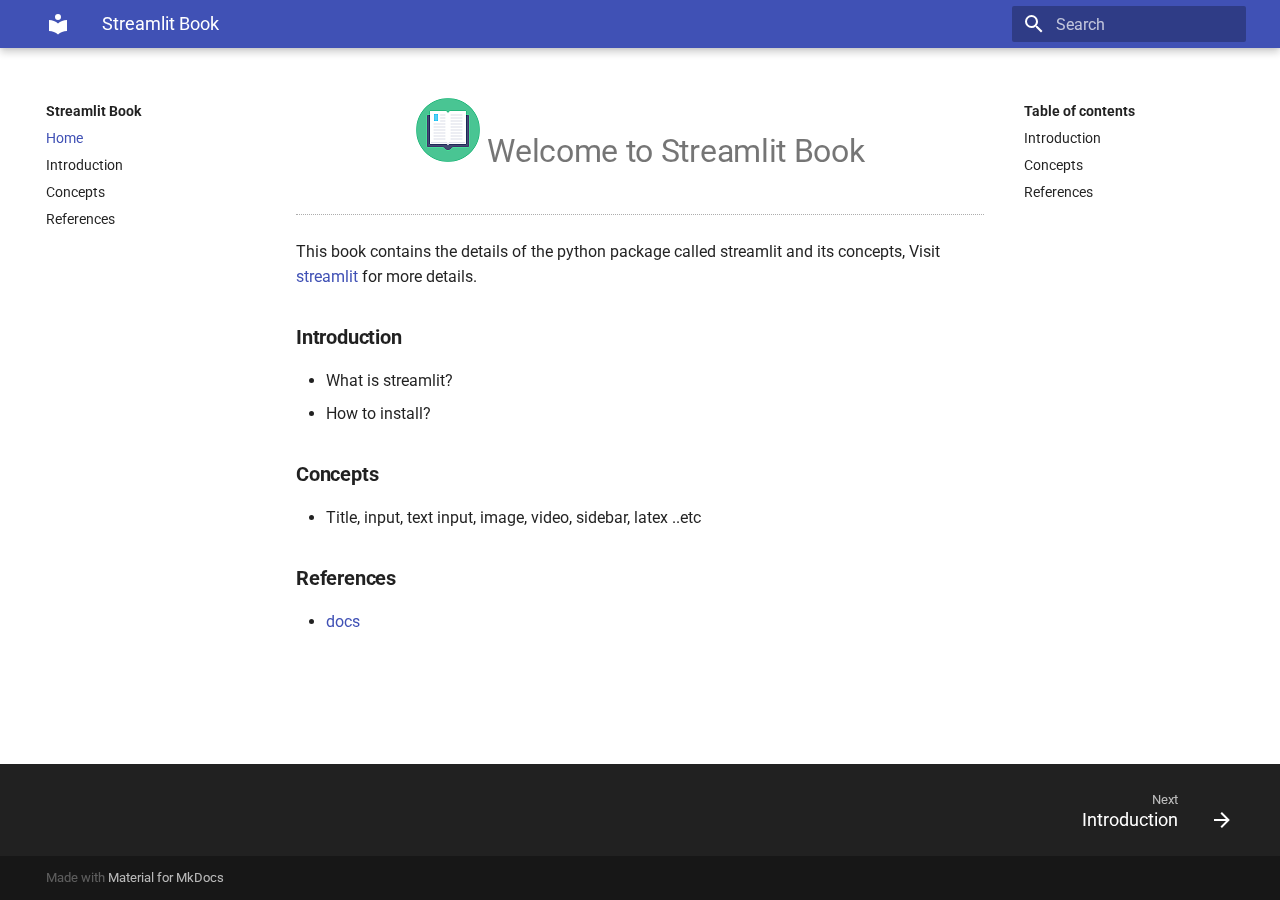
<file: StreamlitBook/site/index.html>
<!doctype html>
<html lang="en" class="no-js">
  <head>
    
      <meta charset="utf-8">
      <meta name="viewport" content="width=device-width,initial-scale=1">
      
        <meta name="description" content="Detailed usage of the streamlit python package">
      
      
      
        <meta name="author" content="Surendra Reddy(surendraelectronics@gmail.com)">
      
      <link rel="shortcut icon" href="assets/images/favicon.png">
      <meta name="generator" content="mkdocs-1.1.2, mkdocs-material-6.1.0">
    
    
      
        <title>Home - Streamlit Book</title>
      
    
    
      <link rel="stylesheet" href="assets/stylesheets/main.bc7e593a.min.css">
      
        
        <link rel="stylesheet" href="assets/stylesheets/palette.ab28b872.min.css">
        
          
          
          <meta name="theme-color" content="#4051b5">
        
      
    
    
    
      
        
        <link href="https://fonts.gstatic.com" rel="preconnect" crossorigin>
        <link rel="stylesheet" href="https://fonts.googleapis.com/css?family=Roboto:300,400,400i,700%7C&display=fallback">
        <style>body,input{font-family:"Roboto",-apple-system,BlinkMacSystemFont,Helvetica,Arial,sans-serif}code,kbd,pre{font-family:"",SFMono-Regular,Consolas,Menlo,monospace}</style>
      
    
    
    
    
      
    
    
  </head>
  
  
    
    
    
    
    
    <body dir="ltr" data-md-color-scheme="" data-md-color-primary="indigo" data-md-color-accent="">
      
  
    <input class="md-toggle" data-md-toggle="drawer" type="checkbox" id="__drawer" autocomplete="off">
    <input class="md-toggle" data-md-toggle="search" type="checkbox" id="__search" autocomplete="off">
    <label class="md-overlay" for="__drawer"></label>
    <div data-md-component="skip">
      
        
        <a href="#welcome-to-streamlit-book" class="md-skip">
          Skip to content
        </a>
      
    </div>
    <div data-md-component="announce">
      
    </div>
    
      

  

<header class="md-header" data-md-component="header">
  <nav class="md-header-nav md-grid" aria-label="Header">
    <a href="./index.html" title="Streamlit Book" class="md-header-nav__button md-logo" aria-label="Streamlit Book">
      
  
  <svg xmlns="http://www.w3.org/2000/svg" viewBox="0 0 24 24"><path d="M12 8a3 3 0 003-3 3 3 0 00-3-3 3 3 0 00-3 3 3 3 0 003 3m0 3.54C9.64 9.35 6.5 8 3 8v11c3.5 0 6.64 1.35 9 3.54 2.36-2.19 5.5-3.54 9-3.54V8c-3.5 0-6.64 1.35-9 3.54z"/></svg>

    </a>
    <label class="md-header-nav__button md-icon" for="__drawer">
      <svg xmlns="http://www.w3.org/2000/svg" viewBox="0 0 24 24"><path d="M3 6h18v2H3V6m0 5h18v2H3v-2m0 5h18v2H3v-2z"/></svg>
    </label>
    <div class="md-header-nav__title" data-md-component="header-title">
      
        <div class="md-header-nav__ellipsis">
          <span class="md-header-nav__topic md-ellipsis">
            Streamlit Book
          </span>
          <span class="md-header-nav__topic md-ellipsis">
            
              Home
            
          </span>
        </div>
      
    </div>
    
      <label class="md-header-nav__button md-icon" for="__search">
        <svg xmlns="http://www.w3.org/2000/svg" viewBox="0 0 24 24"><path d="M9.5 3A6.5 6.5 0 0116 9.5c0 1.61-.59 3.09-1.56 4.23l.27.27h.79l5 5-1.5 1.5-5-5v-.79l-.27-.27A6.516 6.516 0 019.5 16 6.5 6.5 0 013 9.5 6.5 6.5 0 019.5 3m0 2C7 5 5 7 5 9.5S7 14 9.5 14 14 12 14 9.5 12 5 9.5 5z"/></svg>
      </label>
      
<div class="md-search" data-md-component="search" role="dialog">
  <label class="md-search__overlay" for="__search"></label>
  <div class="md-search__inner" role="search">
    <form class="md-search__form" name="search">
      <input type="text" class="md-search__input" name="query" aria-label="Search" placeholder="Search" autocapitalize="off" autocorrect="off" autocomplete="off" spellcheck="false" data-md-component="search-query" data-md-state="active">
      <label class="md-search__icon md-icon" for="__search">
        <svg xmlns="http://www.w3.org/2000/svg" viewBox="0 0 24 24"><path d="M9.5 3A6.5 6.5 0 0116 9.5c0 1.61-.59 3.09-1.56 4.23l.27.27h.79l5 5-1.5 1.5-5-5v-.79l-.27-.27A6.516 6.516 0 019.5 16 6.5 6.5 0 013 9.5 6.5 6.5 0 019.5 3m0 2C7 5 5 7 5 9.5S7 14 9.5 14 14 12 14 9.5 12 5 9.5 5z"/></svg>
        <svg xmlns="http://www.w3.org/2000/svg" viewBox="0 0 24 24"><path d="M20 11v2H8l5.5 5.5-1.42 1.42L4.16 12l7.92-7.92L13.5 5.5 8 11h12z"/></svg>
      </label>
      <button type="reset" class="md-search__icon md-icon" aria-label="Clear" data-md-component="search-reset" tabindex="-1">
        <svg xmlns="http://www.w3.org/2000/svg" viewBox="0 0 24 24"><path d="M19 6.41L17.59 5 12 10.59 6.41 5 5 6.41 10.59 12 5 17.59 6.41 19 12 13.41 17.59 19 19 17.59 13.41 12 19 6.41z"/></svg>
      </button>
    </form>
    <div class="md-search__output">
      <div class="md-search__scrollwrap" data-md-scrollfix>
        <div class="md-search-result" data-md-component="search-result">
          <div class="md-search-result__meta">
            Initializing search
          </div>
          <ol class="md-search-result__list"></ol>
        </div>
      </div>
    </div>
  </div>
</div>
    
    
  </nav>
</header>
    
    <div class="md-container" data-md-component="container">
      
      
        
      
      <main class="md-main" data-md-component="main">
        <div class="md-main__inner md-grid">
          
            
              <div class="md-sidebar md-sidebar--primary" data-md-component="navigation">
                <div class="md-sidebar__scrollwrap">
                  <div class="md-sidebar__inner">
                    

  

<nav class="md-nav md-nav--primary" aria-label="Navigation" data-md-level="0">
  <label class="md-nav__title" for="__drawer">
    <a href="./index.html" title="Streamlit Book" class="md-nav__button md-logo" aria-label="Streamlit Book">
      
  
  <svg xmlns="http://www.w3.org/2000/svg" viewBox="0 0 24 24"><path d="M12 8a3 3 0 003-3 3 3 0 00-3-3 3 3 0 00-3 3 3 3 0 003 3m0 3.54C9.64 9.35 6.5 8 3 8v11c3.5 0 6.64 1.35 9 3.54 2.36-2.19 5.5-3.54 9-3.54V8c-3.5 0-6.64 1.35-9 3.54z"/></svg>

    </a>
    Streamlit Book
  </label>
  
  <ul class="md-nav__list" data-md-scrollfix>
    
      
      
      

  


  <li class="md-nav__item md-nav__item--active">
    
    <input class="md-nav__toggle md-toggle" data-md-toggle="toc" type="checkbox" id="__toc">
    
      
    
    
      <label class="md-nav__link md-nav__link--active" for="__toc">
        Home
        <span class="md-nav__icon md-icon"></span>
      </label>
    
    <a href="index.html" class="md-nav__link md-nav__link--active">
      Home
    </a>
    
      
<nav class="md-nav md-nav--secondary" aria-label="Table of contents">
  
  
    
  
  
    <label class="md-nav__title" for="__toc">
      <span class="md-nav__icon md-icon"></span>
      Table of contents
    </label>
    <ul class="md-nav__list" data-md-scrollfix>
      
        <li class="md-nav__item">
  <a href="#introduction" class="md-nav__link">
    Introduction
  </a>
  
</li>
      
        <li class="md-nav__item">
  <a href="#concepts" class="md-nav__link">
    Concepts
  </a>
  
</li>
      
        <li class="md-nav__item">
  <a href="#references" class="md-nav__link">
    References
  </a>
  
</li>
      
    </ul>
  
</nav>
    
  </li>

    
      
      
      


  <li class="md-nav__item">
    <a href="introduction.html" class="md-nav__link">
      Introduction
    </a>
  </li>

    
      
      
      


  <li class="md-nav__item">
    <a href="concepts.html" class="md-nav__link">
      Concepts
    </a>
  </li>

    
      
      
      


  <li class="md-nav__item">
    <a href="references.html" class="md-nav__link">
      References
    </a>
  </li>

    
  </ul>
</nav>
                  </div>
                </div>
              </div>
            
            
              <div class="md-sidebar md-sidebar--secondary" data-md-component="toc">
                <div class="md-sidebar__scrollwrap">
                  <div class="md-sidebar__inner">
                    
<nav class="md-nav md-nav--secondary" aria-label="Table of contents">
  
  
    
  
  
    <label class="md-nav__title" for="__toc">
      <span class="md-nav__icon md-icon"></span>
      Table of contents
    </label>
    <ul class="md-nav__list" data-md-scrollfix>
      
        <li class="md-nav__item">
  <a href="#introduction" class="md-nav__link">
    Introduction
  </a>
  
</li>
      
        <li class="md-nav__item">
  <a href="#concepts" class="md-nav__link">
    Concepts
  </a>
  
</li>
      
        <li class="md-nav__item">
  <a href="#references" class="md-nav__link">
    References
  </a>
  
</li>
      
    </ul>
  
</nav>
                  </div>
                </div>
              </div>
            
          
          <div class="md-content">
            <article class="md-content__inner md-typeset">
              
                
                
                <h1 id="welcome-to-streamlit-book"><center><img alt="" src="images/book.png" /> <strong> Welcome to Streamlit Book </strong> </center></h1>
<hr />
<p>This book contains the details of the python package called streamlit and its concepts, Visit <a href="https://www.streamlit.io/">streamlit</a> for more details.</p>
<h3 id="introduction"><strong> Introduction </strong></h3>
<ul>
<li>What is streamlit?</li>
<li>How to install?</li>
</ul>
<h3 id="concepts"><strong> Concepts </strong></h3>
<ul>
<li>Title, input, text input, image, video, sidebar, latex ..etc</li>
</ul>
<h3 id="references"><strong> References </strong></h3>
<ul>
<li><a href="https://docs.streamlit.io/en/stable/">docs</a></li>
</ul>
                
              
              
                


              
            </article>
          </div>
        </div>
      </main>
      
        
<footer class="md-footer">
  
    <div class="md-footer-nav">
      <nav class="md-footer-nav__inner md-grid" aria-label="Footer">
        
        
          <a href="introduction.html" class="md-footer-nav__link md-footer-nav__link--next" rel="next">
            <div class="md-footer-nav__title">
              <div class="md-ellipsis">
                <span class="md-footer-nav__direction">
                  Next
                </span>
                Introduction
              </div>
            </div>
            <div class="md-footer-nav__button md-icon">
              <svg xmlns="http://www.w3.org/2000/svg" viewBox="0 0 24 24"><path d="M4 11v2h12l-5.5 5.5 1.42 1.42L19.84 12l-7.92-7.92L10.5 5.5 16 11H4z"/></svg>
            </div>
          </a>
        
      </nav>
    </div>
  
  <div class="md-footer-meta md-typeset">
    <div class="md-footer-meta__inner md-grid">
      <div class="md-footer-copyright">
        
        Made with
        <a href="https://squidfunk.github.io/mkdocs-material/" target="_blank" rel="noopener">
          Material for MkDocs
        </a>
      </div>
      
    </div>
  </div>
</footer>
      
    </div>
    
      <script src="assets/javascripts/vendor.6a3d08fc.min.js"></script>
      <script src="assets/javascripts/bundle.71201edf.min.js"></script><script id="__lang" type="application/json">{"clipboard.copy": "Copy to clipboard", "clipboard.copied": "Copied to clipboard", "search.config.lang": "en", "search.config.pipeline": "trimmer, stopWordFilter", "search.config.separator": "[\\s\\-]+", "search.placeholder": "Search", "search.result.placeholder": "Type to start searching", "search.result.none": "No matching documents", "search.result.one": "1 matching document", "search.result.other": "# matching documents", "search.result.more.one": "1 more on this page", "search.result.more.other": "# more on this page", "search.result.term.missing": "Missing"}</script>
      
      <script>
        app = initialize({
          base: ".",
          features: ['header.autohide'],
          search: Object.assign({
            worker: "assets/javascripts/worker/search.4ac00218.min.js"
          }, typeof search !== "undefined" && search)
        })
      </script>
      
    
  </body>
</html>
</file>
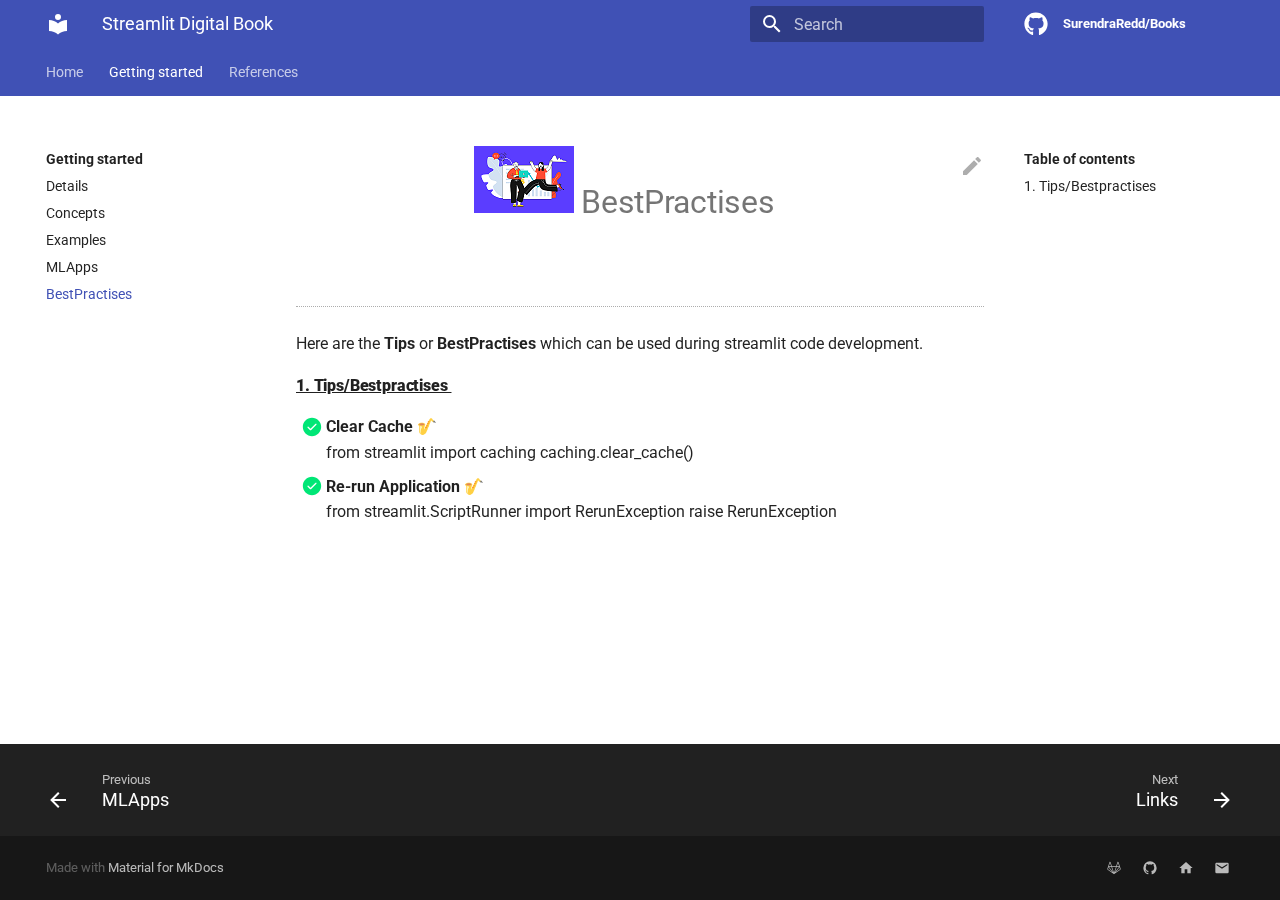
<file: bestpractices.html>
<!doctype html>
<html lang="en" class="no-js">
  <head>
    
      <meta charset="utf-8">
      <meta name="viewport" content="width=device-width,initial-scale=1">
      
        <meta name="description" content="This Book contains the details of python package called streamlit and its usage">
      
      
      
        <meta name="author" content="Surendra Reddy(surendraelectronics@gmail.com)">
      
      <link rel="shortcut icon" href="assets/images/favicon.png">
      <meta name="generator" content="mkdocs-1.1.2, mkdocs-material-6.1.0">
    
    
      
        <title>BestPractises - Streamlit Digital Book</title>
      
    
    
      <link rel="stylesheet" href="assets/stylesheets/main.bc7e593a.min.css">
      
        
        <link rel="stylesheet" href="assets/stylesheets/palette.ab28b872.min.css">
        
          
          
          <meta name="theme-color" content="#4051b5">
        
      
    
    
    
      
        
        <link href="https://fonts.gstatic.com" rel="preconnect" crossorigin>
        <link rel="stylesheet" href="https://fonts.googleapis.com/css?family=Roboto:300,400,400i,700%7CRoboto+Mono&display=fallback">
        <style>body,input{font-family:"Roboto",-apple-system,BlinkMacSystemFont,Helvetica,Arial,sans-serif}code,kbd,pre{font-family:"Roboto Mono",SFMono-Regular,Consolas,Menlo,monospace}</style>
      
    
    
    
      <link rel="stylesheet" href="stylesheets/extra.css">
    
      <link rel="stylesheet" href="css/version-select.css">
    
    
      
        
<script>window.ga=window.ga||function(){(ga.q=ga.q||[]).push(arguments)},ga.l=+new Date,ga("create","None","auto"),ga("set","anonymizeIp",!0),ga("send","pageview"),document.addEventListener("DOMContentLoaded",function(){document.forms.search&&document.forms.search.query.addEventListener("blur",function(){if(this.value){var e=document.location.pathname;ga("send","pageview",e+"?q="+this.value)}})}),document.addEventListener("DOMContentSwitch",function(){ga("send","pageview",document.location.pathname)})</script>
<script async src="https://www.google-analytics.com/analytics.js"></script>
      
    
    
  </head>
  
  
    
    
    
    
    
    <body dir="ltr" data-md-color-scheme="default" data-md-color-primary="indigo" data-md-color-accent="indigo">
      
  
    <input class="md-toggle" data-md-toggle="drawer" type="checkbox" id="__drawer" autocomplete="off">
    <input class="md-toggle" data-md-toggle="search" type="checkbox" id="__search" autocomplete="off">
    <label class="md-overlay" for="__drawer"></label>
    <div data-md-component="skip">
      
        
        <a href="#bestpractises" class="md-skip">
          Skip to content
        </a>
      
    </div>
    <div data-md-component="announce">
      
    </div>
    
      

  

<header class="md-header" data-md-component="header">
  <nav class="md-header-nav md-grid" aria-label="Header">
    <a href="./index.html" title="Streamlit Digital Book" class="md-header-nav__button md-logo" aria-label="Streamlit Digital Book">
      
  
  <svg xmlns="http://www.w3.org/2000/svg" viewBox="0 0 24 24"><path d="M12 8a3 3 0 003-3 3 3 0 00-3-3 3 3 0 00-3 3 3 3 0 003 3m0 3.54C9.64 9.35 6.5 8 3 8v11c3.5 0 6.64 1.35 9 3.54 2.36-2.19 5.5-3.54 9-3.54V8c-3.5 0-6.64 1.35-9 3.54z"/></svg>

    </a>
    <label class="md-header-nav__button md-icon" for="__drawer">
      <svg xmlns="http://www.w3.org/2000/svg" viewBox="0 0 24 24"><path d="M3 6h18v2H3V6m0 5h18v2H3v-2m0 5h18v2H3v-2z"/></svg>
    </label>
    <div class="md-header-nav__title" data-md-component="header-title">
      
        <div class="md-header-nav__ellipsis">
          <span class="md-header-nav__topic md-ellipsis">
            Streamlit Digital Book
          </span>
          <span class="md-header-nav__topic md-ellipsis">
            
              BestPractises
            
          </span>
        </div>
      
    </div>
    
      <label class="md-header-nav__button md-icon" for="__search">
        <svg xmlns="http://www.w3.org/2000/svg" viewBox="0 0 24 24"><path d="M9.5 3A6.5 6.5 0 0116 9.5c0 1.61-.59 3.09-1.56 4.23l.27.27h.79l5 5-1.5 1.5-5-5v-.79l-.27-.27A6.516 6.516 0 019.5 16 6.5 6.5 0 013 9.5 6.5 6.5 0 019.5 3m0 2C7 5 5 7 5 9.5S7 14 9.5 14 14 12 14 9.5 12 5 9.5 5z"/></svg>
      </label>
      
<div class="md-search" data-md-component="search" role="dialog">
  <label class="md-search__overlay" for="__search"></label>
  <div class="md-search__inner" role="search">
    <form class="md-search__form" name="search">
      <input type="text" class="md-search__input" name="query" aria-label="Search" placeholder="Search" autocapitalize="off" autocorrect="off" autocomplete="off" spellcheck="false" data-md-component="search-query" data-md-state="active">
      <label class="md-search__icon md-icon" for="__search">
        <svg xmlns="http://www.w3.org/2000/svg" viewBox="0 0 24 24"><path d="M9.5 3A6.5 6.5 0 0116 9.5c0 1.61-.59 3.09-1.56 4.23l.27.27h.79l5 5-1.5 1.5-5-5v-.79l-.27-.27A6.516 6.516 0 019.5 16 6.5 6.5 0 013 9.5 6.5 6.5 0 019.5 3m0 2C7 5 5 7 5 9.5S7 14 9.5 14 14 12 14 9.5 12 5 9.5 5z"/></svg>
        <svg xmlns="http://www.w3.org/2000/svg" viewBox="0 0 24 24"><path d="M20 11v2H8l5.5 5.5-1.42 1.42L4.16 12l7.92-7.92L13.5 5.5 8 11h12z"/></svg>
      </label>
      <button type="reset" class="md-search__icon md-icon" aria-label="Clear" data-md-component="search-reset" tabindex="-1">
        <svg xmlns="http://www.w3.org/2000/svg" viewBox="0 0 24 24"><path d="M19 6.41L17.59 5 12 10.59 6.41 5 5 6.41 10.59 12 5 17.59 6.41 19 12 13.41 17.59 19 19 17.59 13.41 12 19 6.41z"/></svg>
      </button>
    </form>
    <div class="md-search__output">
      <div class="md-search__scrollwrap" data-md-scrollfix>
        <div class="md-search-result" data-md-component="search-result">
          <div class="md-search-result__meta">
            Initializing search
          </div>
          <ol class="md-search-result__list"></ol>
        </div>
      </div>
    </div>
  </div>
</div>
    
    
      <div class="md-header-nav__source">
        
<a href="https://github.com/SurendraRedd/Books/" title="Go to repository" class="md-source">
  <div class="md-source__icon md-icon">
    
    <svg xmlns="http://www.w3.org/2000/svg" viewBox="0 0 496 512"><path d="M165.9 397.4c0 2-2.3 3.6-5.2 3.6-3.3.3-5.6-1.3-5.6-3.6 0-2 2.3-3.6 5.2-3.6 3-.3 5.6 1.3 5.6 3.6zm-31.1-4.5c-.7 2 1.3 4.3 4.3 4.9 2.6 1 5.6 0 6.2-2s-1.3-4.3-4.3-5.2c-2.6-.7-5.5.3-6.2 2.3zm44.2-1.7c-2.9.7-4.9 2.6-4.6 4.9.3 2 2.9 3.3 5.9 2.6 2.9-.7 4.9-2.6 4.6-4.6-.3-1.9-3-3.2-5.9-2.9zM244.8 8C106.1 8 0 113.3 0 252c0 110.9 69.8 205.8 169.5 239.2 12.8 2.3 17.3-5.6 17.3-12.1 0-6.2-.3-40.4-.3-61.4 0 0-70 15-84.7-29.8 0 0-11.4-29.1-27.8-36.6 0 0-22.9-15.7 1.6-15.4 0 0 24.9 2 38.6 25.8 21.9 38.6 58.6 27.5 72.9 20.9 2.3-16 8.8-27.1 16-33.7-55.9-6.2-112.3-14.3-112.3-110.5 0-27.5 7.6-41.3 23.6-58.9-2.6-6.5-11.1-33.3 2.6-67.9 20.9-6.5 69 27 69 27 20-5.6 41.5-8.5 62.8-8.5s42.8 2.9 62.8 8.5c0 0 48.1-33.6 69-27 13.7 34.7 5.2 61.4 2.6 67.9 16 17.7 25.8 31.5 25.8 58.9 0 96.5-58.9 104.2-114.8 110.5 9.2 7.9 17 22.9 17 46.4 0 33.7-.3 75.4-.3 83.6 0 6.5 4.6 14.4 17.3 12.1C428.2 457.8 496 362.9 496 252 496 113.3 383.5 8 244.8 8zM97.2 352.9c-1.3 1-1 3.3.7 5.2 1.6 1.6 3.9 2.3 5.2 1 1.3-1 1-3.3-.7-5.2-1.6-1.6-3.9-2.3-5.2-1zm-10.8-8.1c-.7 1.3.3 2.9 2.3 3.9 1.6 1 3.6.7 4.3-.7.7-1.3-.3-2.9-2.3-3.9-2-.6-3.6-.3-4.3.7zm32.4 35.6c-1.6 1.3-1 4.3 1.3 6.2 2.3 2.3 5.2 2.6 6.5 1 1.3-1.3.7-4.3-1.3-6.2-2.2-2.3-5.2-2.6-6.5-1zm-11.4-14.7c-1.6 1-1.6 3.6 0 5.9 1.6 2.3 4.3 3.3 5.6 2.3 1.6-1.3 1.6-3.9 0-6.2-1.4-2.3-4-3.3-5.6-2z"/></svg>
  </div>
  <div class="md-source__repository">
    SurendraRedd/Books
  </div>
</a>
      </div>
    
  </nav>
</header>
    
    <div class="md-container" data-md-component="container">
      
      
        
          

  

<nav class="md-tabs md-tabs--active" aria-label="Tabs" data-md-component="tabs">
  <div class="md-tabs__inner md-grid">
    <ul class="md-tabs__list">
      
        
  <li class="md-tabs__item">
    
      <a href="index.html" class="md-tabs__link">
        Home
      </a>
    
  </li>

      
        
  
  
    <li class="md-tabs__item">
      
        <a href="introduction.html" class="md-tabs__link md-tabs__link--active">
          Getting started
        </a>
      
    </li>
  

      
        
  
  
    <li class="md-tabs__item">
      
        <a href="references.html" class="md-tabs__link">
          References
        </a>
      
    </li>
  

      
    </ul>
  </div>
</nav>
        
      
      <main class="md-main" data-md-component="main">
        <div class="md-main__inner md-grid">
          
            
              <div class="md-sidebar md-sidebar--primary" data-md-component="navigation">
                <div class="md-sidebar__scrollwrap">
                  <div class="md-sidebar__inner">
                    

  

<nav class="md-nav md-nav--primary" aria-label="Navigation" data-md-level="0">
  <label class="md-nav__title" for="__drawer">
    <a href="./index.html" title="Streamlit Digital Book" class="md-nav__button md-logo" aria-label="Streamlit Digital Book">
      
  
  <svg xmlns="http://www.w3.org/2000/svg" viewBox="0 0 24 24"><path d="M12 8a3 3 0 003-3 3 3 0 00-3-3 3 3 0 00-3 3 3 3 0 003 3m0 3.54C9.64 9.35 6.5 8 3 8v11c3.5 0 6.64 1.35 9 3.54 2.36-2.19 5.5-3.54 9-3.54V8c-3.5 0-6.64 1.35-9 3.54z"/></svg>

    </a>
    Streamlit Digital Book
  </label>
  
    <div class="md-nav__source">
      
<a href="https://github.com/SurendraRedd/Books/" title="Go to repository" class="md-source">
  <div class="md-source__icon md-icon">
    
    <svg xmlns="http://www.w3.org/2000/svg" viewBox="0 0 496 512"><path d="M165.9 397.4c0 2-2.3 3.6-5.2 3.6-3.3.3-5.6-1.3-5.6-3.6 0-2 2.3-3.6 5.2-3.6 3-.3 5.6 1.3 5.6 3.6zm-31.1-4.5c-.7 2 1.3 4.3 4.3 4.9 2.6 1 5.6 0 6.2-2s-1.3-4.3-4.3-5.2c-2.6-.7-5.5.3-6.2 2.3zm44.2-1.7c-2.9.7-4.9 2.6-4.6 4.9.3 2 2.9 3.3 5.9 2.6 2.9-.7 4.9-2.6 4.6-4.6-.3-1.9-3-3.2-5.9-2.9zM244.8 8C106.1 8 0 113.3 0 252c0 110.9 69.8 205.8 169.5 239.2 12.8 2.3 17.3-5.6 17.3-12.1 0-6.2-.3-40.4-.3-61.4 0 0-70 15-84.7-29.8 0 0-11.4-29.1-27.8-36.6 0 0-22.9-15.7 1.6-15.4 0 0 24.9 2 38.6 25.8 21.9 38.6 58.6 27.5 72.9 20.9 2.3-16 8.8-27.1 16-33.7-55.9-6.2-112.3-14.3-112.3-110.5 0-27.5 7.6-41.3 23.6-58.9-2.6-6.5-11.1-33.3 2.6-67.9 20.9-6.5 69 27 69 27 20-5.6 41.5-8.5 62.8-8.5s42.8 2.9 62.8 8.5c0 0 48.1-33.6 69-27 13.7 34.7 5.2 61.4 2.6 67.9 16 17.7 25.8 31.5 25.8 58.9 0 96.5-58.9 104.2-114.8 110.5 9.2 7.9 17 22.9 17 46.4 0 33.7-.3 75.4-.3 83.6 0 6.5 4.6 14.4 17.3 12.1C428.2 457.8 496 362.9 496 252 496 113.3 383.5 8 244.8 8zM97.2 352.9c-1.3 1-1 3.3.7 5.2 1.6 1.6 3.9 2.3 5.2 1 1.3-1 1-3.3-.7-5.2-1.6-1.6-3.9-2.3-5.2-1zm-10.8-8.1c-.7 1.3.3 2.9 2.3 3.9 1.6 1 3.6.7 4.3-.7.7-1.3-.3-2.9-2.3-3.9-2-.6-3.6-.3-4.3.7zm32.4 35.6c-1.6 1.3-1 4.3 1.3 6.2 2.3 2.3 5.2 2.6 6.5 1 1.3-1.3.7-4.3-1.3-6.2-2.2-2.3-5.2-2.6-6.5-1zm-11.4-14.7c-1.6 1-1.6 3.6 0 5.9 1.6 2.3 4.3 3.3 5.6 2.3 1.6-1.3 1.6-3.9 0-6.2-1.4-2.3-4-3.3-5.6-2z"/></svg>
  </div>
  <div class="md-source__repository">
    SurendraRedd/Books
  </div>
</a>
    </div>
  
  <ul class="md-nav__list" data-md-scrollfix>
    
      
      
      


  <li class="md-nav__item">
    <a href="index.html" class="md-nav__link">
      Home
    </a>
  </li>

    
      
      
      

  


  <li class="md-nav__item md-nav__item--active md-nav__item--nested">
    
      <input class="md-nav__toggle md-toggle" data-md-toggle="nav-2" type="checkbox" id="nav-2" checked>
    
    <label class="md-nav__link" for="nav-2">
      Getting started
      <span class="md-nav__icon md-icon"></span>
    </label>
    <nav class="md-nav" aria-label="Getting started" data-md-level="1">
      <label class="md-nav__title" for="nav-2">
        <span class="md-nav__icon md-icon"></span>
        Getting started
      </label>
      <ul class="md-nav__list" data-md-scrollfix>
        
        
          
          
          


  <li class="md-nav__item">
    <a href="introduction.html" class="md-nav__link">
      Details
    </a>
  </li>

        
          
          
          


  <li class="md-nav__item">
    <a href="concepts.html" class="md-nav__link">
      Concepts
    </a>
  </li>

        
          
          
          


  <li class="md-nav__item">
    <a href="examples.html" class="md-nav__link">
      Examples
    </a>
  </li>

        
          
          
          


  <li class="md-nav__item">
    <a href="mlapps.html" class="md-nav__link">
      MLApps
    </a>
  </li>

        
          
          
          

  


  <li class="md-nav__item md-nav__item--active">
    
    <input class="md-nav__toggle md-toggle" data-md-toggle="toc" type="checkbox" id="__toc">
    
      
    
    
      <label class="md-nav__link md-nav__link--active" for="__toc">
        BestPractises
        <span class="md-nav__icon md-icon"></span>
      </label>
    
    <a href="bestpractices.html" class="md-nav__link md-nav__link--active">
      BestPractises
    </a>
    
      
<nav class="md-nav md-nav--secondary" aria-label="Table of contents">
  
  
    
  
  
    <label class="md-nav__title" for="__toc">
      <span class="md-nav__icon md-icon"></span>
      Table of contents
    </label>
    <ul class="md-nav__list" data-md-scrollfix>
      
        <li class="md-nav__item">
  <a href="#1-tipsbestpractises" class="md-nav__link">
      1. Tips/Bestpractises  
  </a>
  
</li>
      
    </ul>
  
</nav>
    
  </li>

        
      </ul>
    </nav>
  </li>

    
      
      
      


  <li class="md-nav__item md-nav__item--nested">
    
      <input class="md-nav__toggle md-toggle" data-md-toggle="nav-3" type="checkbox" id="nav-3">
    
    <label class="md-nav__link" for="nav-3">
      References
      <span class="md-nav__icon md-icon"></span>
    </label>
    <nav class="md-nav" aria-label="References" data-md-level="1">
      <label class="md-nav__title" for="nav-3">
        <span class="md-nav__icon md-icon"></span>
        References
      </label>
      <ul class="md-nav__list" data-md-scrollfix>
        
        
          
          
          


  <li class="md-nav__item">
    <a href="references.html" class="md-nav__link">
      Links
    </a>
  </li>

        
      </ul>
    </nav>
  </li>

    
  </ul>
</nav>
                  </div>
                </div>
              </div>
            
            
              <div class="md-sidebar md-sidebar--secondary" data-md-component="toc">
                <div class="md-sidebar__scrollwrap">
                  <div class="md-sidebar__inner">
                    
<nav class="md-nav md-nav--secondary" aria-label="Table of contents">
  
  
    
  
  
    <label class="md-nav__title" for="__toc">
      <span class="md-nav__icon md-icon"></span>
      Table of contents
    </label>
    <ul class="md-nav__list" data-md-scrollfix>
      
        <li class="md-nav__item">
  <a href="#1-tipsbestpractises" class="md-nav__link">
      1. Tips/Bestpractises  
  </a>
  
</li>
      
    </ul>
  
</nav>
                  </div>
                </div>
              </div>
            
          
          <div class="md-content">
            <article class="md-content__inner md-typeset">
              
                
                  <a href="https://github.com/SurendraRedd/Books/edit/master/docs/bestpractices.md" title="Edit this page" class="md-content__button md-icon">
                    <svg xmlns="http://www.w3.org/2000/svg" viewBox="0 0 24 24"><path d="M20.71 7.04c.39-.39.39-1.04 0-1.41l-2.34-2.34c-.37-.39-1.02-.39-1.41 0l-1.84 1.83 3.75 3.75M3 17.25V21h3.75L17.81 9.93l-3.75-3.75L3 17.25z"/></svg>
                  </a>
                
                
                <h1 id="bestpractises"><center><img alt="" src="images/bestpractises.png" /><strong> BestPractises </strong></center><a class="headerlink" href="#bestpractises" title="Permanent link">&para;</a></h1>
<hr />
<p>Here are the <strong>Tips</strong> or <strong>BestPractises</strong> which can be used during 
streamlit code development.</p>
<h4 id="1-tipsbestpractises"><u> <strong> 1. Tips/Bestpractises </strong> </u><a class="headerlink" href="#1-tipsbestpractises" title="Permanent link">&para;</a></h4>
<ul class="task-list">
<li class="task-list-item">
<p><label class="task-list-control"><input type="checkbox" disabled checked/><span class="task-list-indicator"></span></label> <strong> Clear Cache </strong> 🎷  <br />
    from streamlit import caching
    caching.clear_cache()</p>
</li>
<li class="task-list-item">
<p><label class="task-list-control"><input type="checkbox" disabled checked/><span class="task-list-indicator"></span></label> <strong> Re-run Application </strong> 🎷  <br />
    from streamlit.ScriptRunner import RerunException
    raise RerunException </p>
</li>
</ul>
<!-- ??? info inline end
    Lorem ipsum dolor sit amet, consectetur adipiscing elit. Nulla et euismod
    nulla. Curabitur feugiat, tortor non consequat finibus, justo purus auctor
    massa, nec semper lorem quam in massa.

The HTML specification is maintained by the W3C.
*[HTML]: Hyper Text Markup Language
*[W3C]: World Wide Web Consortium

[Submit :fontawesome-solid-paper-plane:](#){: .md-button .md-button--primary }

=== "C"

    <div class="highlight"><pre><span></span><code><span class="cp">#include</span> <span class="cpf">&lt;stdio.h&gt;</span><span class="cp"></span>

<span class="kt">int</span> <span class="nf">main</span><span class="p">(</span><span class="kt">void</span><span class="p">)</span> <span class="p">{</span>
  <span class="n">printf</span><span class="p">(</span><span class="s">&quot;Hello world!</span><span class="se">\n</span><span class="s">&quot;</span><span class="p">);</span>
  <span class="k">return</span> <span class="mi">0</span><span class="p">;</span>
<span class="p">}</span>
</code></pre></div>

=== "C++"

    <div class="highlight"><pre><span></span><code><span class="cp">#include</span> <span class="cpf">&lt;iostream&gt;</span><span class="cp"></span>

<span class="kt">int</span> <span class="nf">main</span><span class="p">(</span><span class="kt">void</span><span class="p">)</span> <span class="p">{</span>
  <span class="n">std</span><span class="o">::</span><span class="n">cout</span> <span class="o">&lt;&lt;</span> <span class="s">&quot;Hello world!&quot;</span> <span class="o">&lt;&lt;</span> <span class="n">std</span><span class="o">::</span><span class="n">endl</span><span class="p">;</span>
  <span class="k">return</span> <span class="mi">0</span><span class="p">;</span>
<span class="p">}</span>
</code></pre></div>


[^1]: Lorem ipsum dolor sit amet, consectetur adipiscing elit.     -->
                
              
              
                


              
            </article>
          </div>
        </div>
      </main>
      
        
<footer class="md-footer">
  
    <div class="md-footer-nav">
      <nav class="md-footer-nav__inner md-grid" aria-label="Footer">
        
          <a href="mlapps.html" class="md-footer-nav__link md-footer-nav__link--prev" rel="prev">
            <div class="md-footer-nav__button md-icon">
              <svg xmlns="http://www.w3.org/2000/svg" viewBox="0 0 24 24"><path d="M20 11v2H8l5.5 5.5-1.42 1.42L4.16 12l7.92-7.92L13.5 5.5 8 11h12z"/></svg>
            </div>
            <div class="md-footer-nav__title">
              <div class="md-ellipsis">
                <span class="md-footer-nav__direction">
                  Previous
                </span>
                MLApps
              </div>
            </div>
          </a>
        
        
          <a href="references.html" class="md-footer-nav__link md-footer-nav__link--next" rel="next">
            <div class="md-footer-nav__title">
              <div class="md-ellipsis">
                <span class="md-footer-nav__direction">
                  Next
                </span>
                Links
              </div>
            </div>
            <div class="md-footer-nav__button md-icon">
              <svg xmlns="http://www.w3.org/2000/svg" viewBox="0 0 24 24"><path d="M4 11v2h12l-5.5 5.5 1.42 1.42L19.84 12l-7.92-7.92L10.5 5.5 16 11H4z"/></svg>
            </div>
          </a>
        
      </nav>
    </div>
  
  <div class="md-footer-meta md-typeset">
    <div class="md-footer-meta__inner md-grid">
      <div class="md-footer-copyright">
        
        Made with
        <a href="https://squidfunk.github.io/mkdocs-material/" target="_blank" rel="noopener">
          Material for MkDocs
        </a>
      </div>
      
  <div class="md-footer-social">
    
      
      
        
        
      
      <a href="https://gitlab.com/surendraelectronics" target="_blank" rel="noopener" title="gitlab.com" class="md-footer-social__link">
        <svg xmlns="http://www.w3.org/2000/svg" viewBox="0 0 24 24"><path d="M21.94 13.11l-1.05-3.22c0-.03-.01-.06-.02-.09l-2.11-6.48a.859.859 0 00-.8-.57c-.36 0-.68.25-.79.58l-2 6.17H8.84L6.83 3.33a.851.851 0 00-.79-.58c-.37 0-.69.25-.8.58L3.13 9.82v.01l-1.07 3.28c-.16.5.01 1.04.44 1.34l9.22 6.71c.17.12.39.12.56-.01l9.22-6.7c.43-.3.6-.84.44-1.34M8.15 10.45l2.57 7.91-6.17-7.91m8.73 7.92l2.47-7.59.1-.33h3.61l-5.59 7.16m4.1-13.67l1.81 5.56h-3.62m-1.3.95l-1.79 5.51L12 19.24l-2.86-8.79M6.03 3.94L7.84 9.5H4.23m-1.18 4.19c-.09-.07-.13-.19-.09-.29l.79-2.43 5.82 7.45m11.38-4.73l-6.51 4.73.02-.03 5.79-7.42.79 2.43c.04.1 0 .22-.09.29"/></svg>
      </a>
    
      
      
        
        
      
      <a href="https://github.com/SurendraRedd" target="_blank" rel="noopener" title="github.com" class="md-footer-social__link">
        <svg xmlns="http://www.w3.org/2000/svg" viewBox="0 0 24 24"><path d="M12 2A10 10 0 002 12c0 4.42 2.87 8.17 6.84 9.5.5.08.66-.23.66-.5v-1.69c-2.77.6-3.36-1.34-3.36-1.34-.46-1.16-1.11-1.47-1.11-1.47-.91-.62.07-.6.07-.6 1 .07 1.53 1.03 1.53 1.03.87 1.52 2.34 1.07 2.91.83.09-.65.35-1.09.63-1.34-2.22-.25-4.55-1.11-4.55-4.92 0-1.11.38-2 1.03-2.71-.1-.25-.45-1.29.1-2.64 0 0 .84-.27 2.75 1.02.79-.22 1.65-.33 2.5-.33.85 0 1.71.11 2.5.33 1.91-1.29 2.75-1.02 2.75-1.02.55 1.35.2 2.39.1 2.64.65.71 1.03 1.6 1.03 2.71 0 3.82-2.34 4.66-4.57 4.91.36.31.69.92.69 1.85V21c0 .27.16.59.67.5C19.14 20.16 22 16.42 22 12A10 10 0 0012 2z"/></svg>
      </a>
    
      
      
        
        
      
      <a href="https://learnups2020.wordpress.com/" target="_blank" rel="noopener" title="learnups2020.wordpress.com" class="md-footer-social__link">
        <svg xmlns="http://www.w3.org/2000/svg" viewBox="0 0 24 24"><path d="M10 20v-6h4v6h5v-8h3L12 3 2 12h3v8h5z"/></svg>
      </a>
    
      
      
      <a href="NA" target="_blank" rel="noopener" title="" class="md-footer-social__link">
        <svg xmlns="http://www.w3.org/2000/svg" viewBox="0 0 24 24"><path d="M20 8l-8 5-8-5V6l8 5 8-5m0-2H4c-1.11 0-2 .89-2 2v12a2 2 0 002 2h16a2 2 0 002-2V6a2 2 0 00-2-2z"/></svg>
      </a>
    
  </div>

    </div>
  </div>
</footer>
      
    </div>
    
      <script src="assets/javascripts/vendor.6a3d08fc.min.js"></script>
      <script src="assets/javascripts/bundle.71201edf.min.js"></script><script id="__lang" type="application/json">{"clipboard.copy": "Copy to clipboard", "clipboard.copied": "Copied to clipboard", "search.config.lang": "en", "search.config.pipeline": "trimmer, stopWordFilter", "search.config.separator": "[\\s\\-]+", "search.placeholder": "Search", "search.result.placeholder": "Type to start searching", "search.result.none": "No matching documents", "search.result.one": "1 matching document", "search.result.other": "# matching documents", "search.result.more.one": "1 more on this page", "search.result.more.other": "# more on this page", "search.result.term.missing": "Missing"}</script>
      
      <script>
        app = initialize({
          base: ".",
          features: ['navigation.tabs', 'search.highlight'],
          search: Object.assign({
            worker: "assets/javascripts/worker/search.4ac00218.min.js"
          }, typeof search !== "undefined" && search)
        })
      </script>
      
        <script src="js/version-select.js"></script>
      
    
  </body>
</html>
</file>
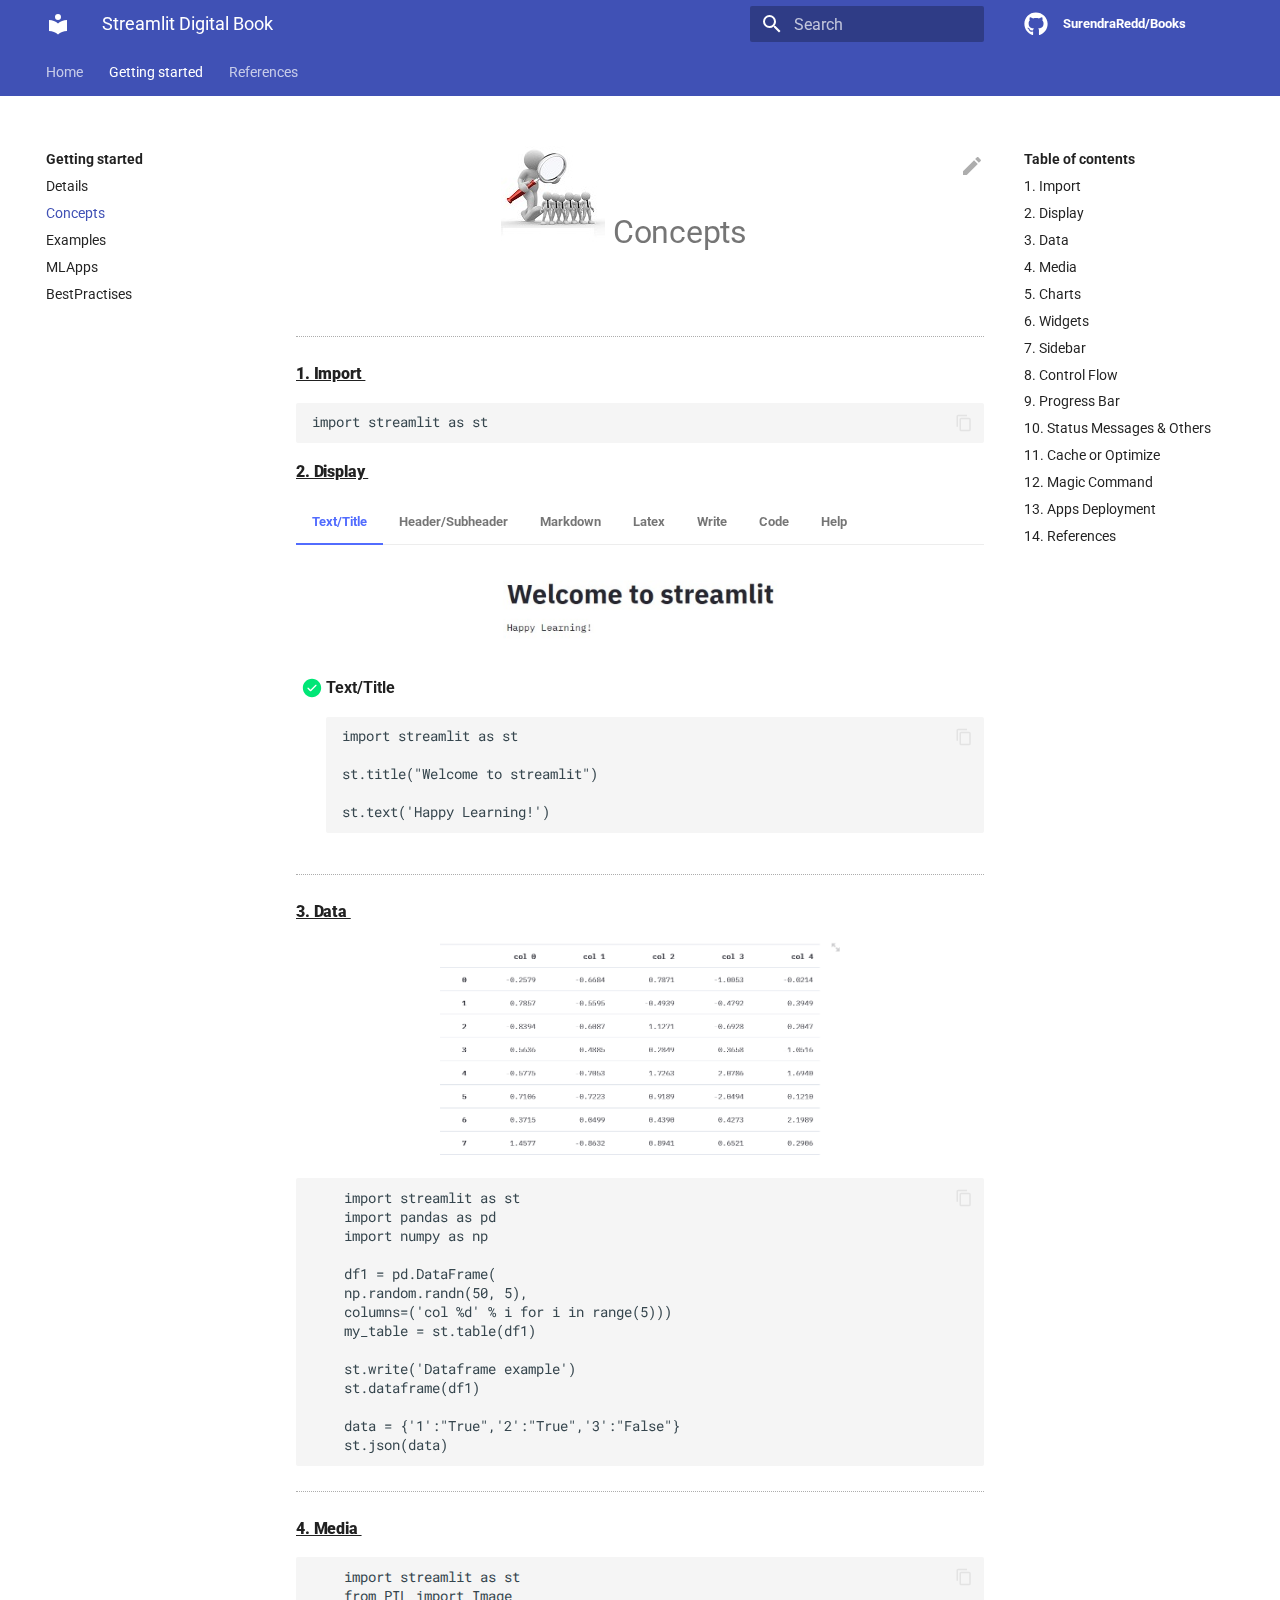
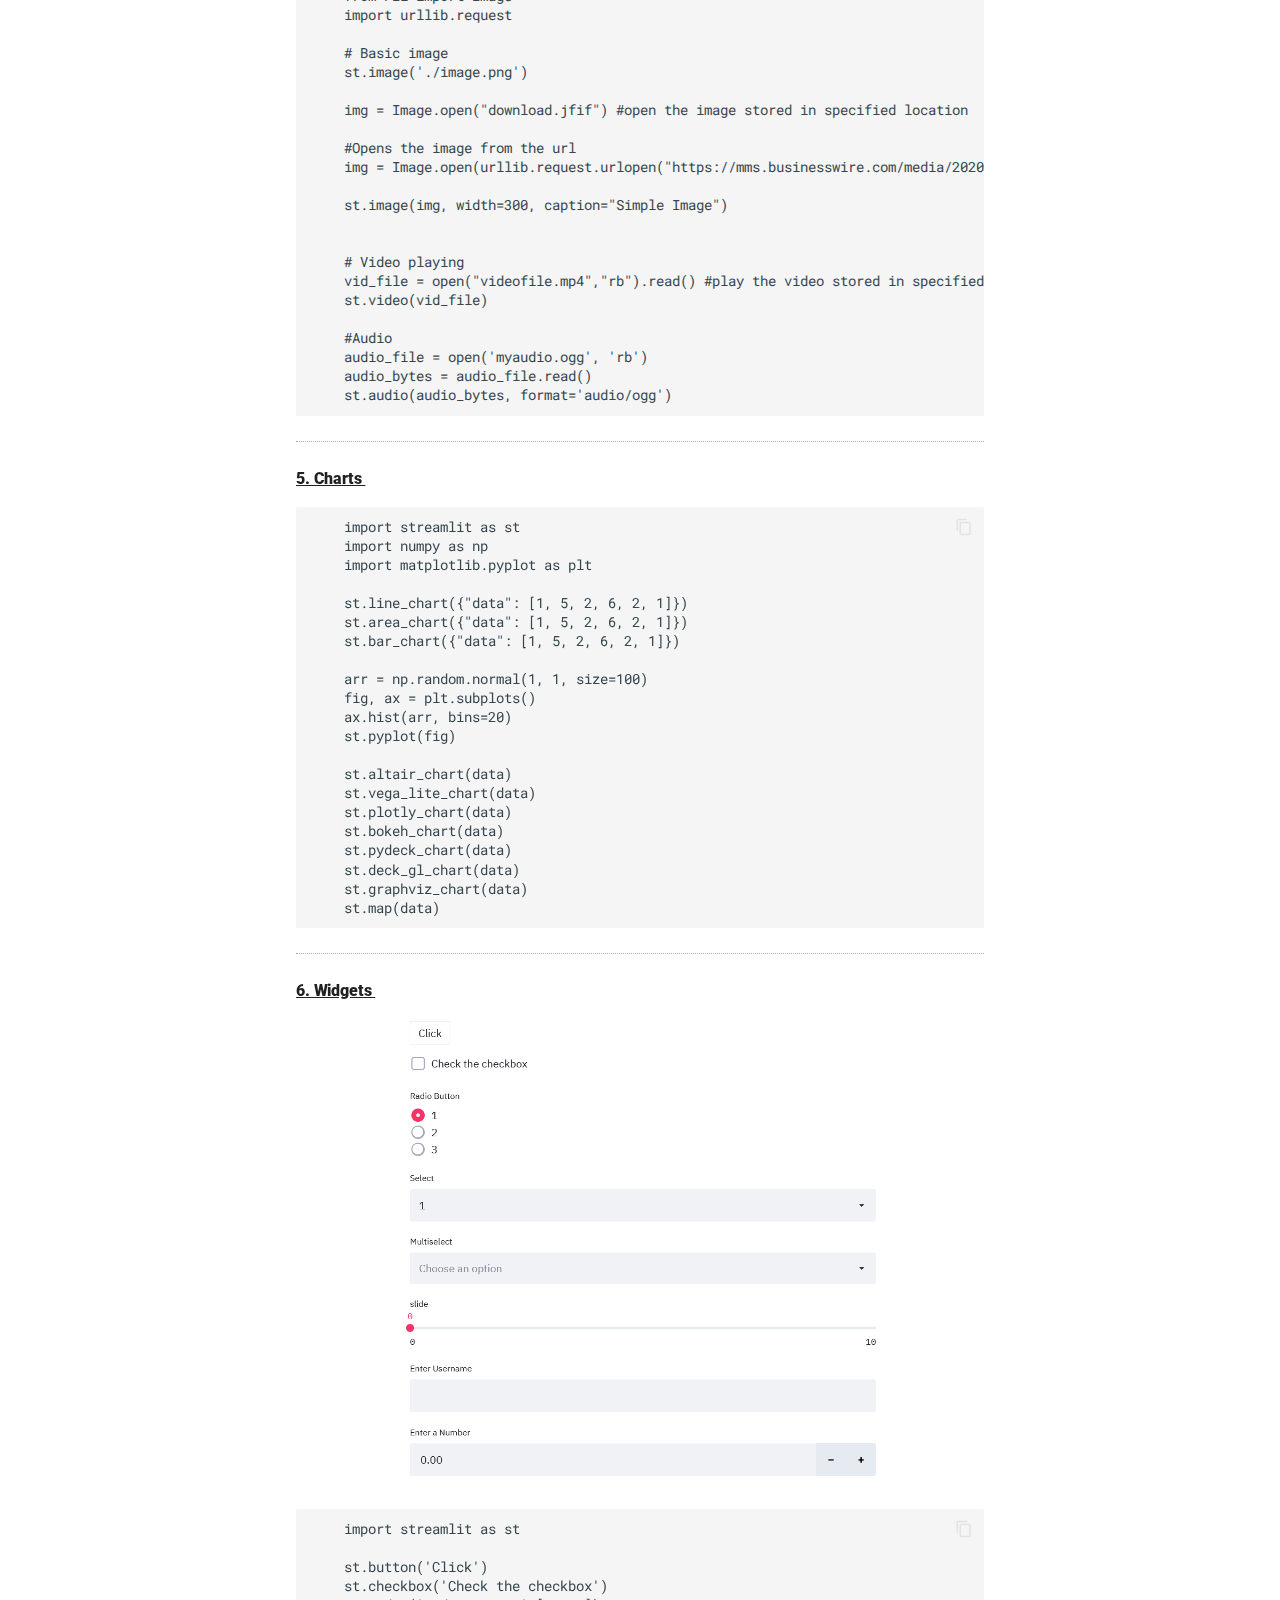
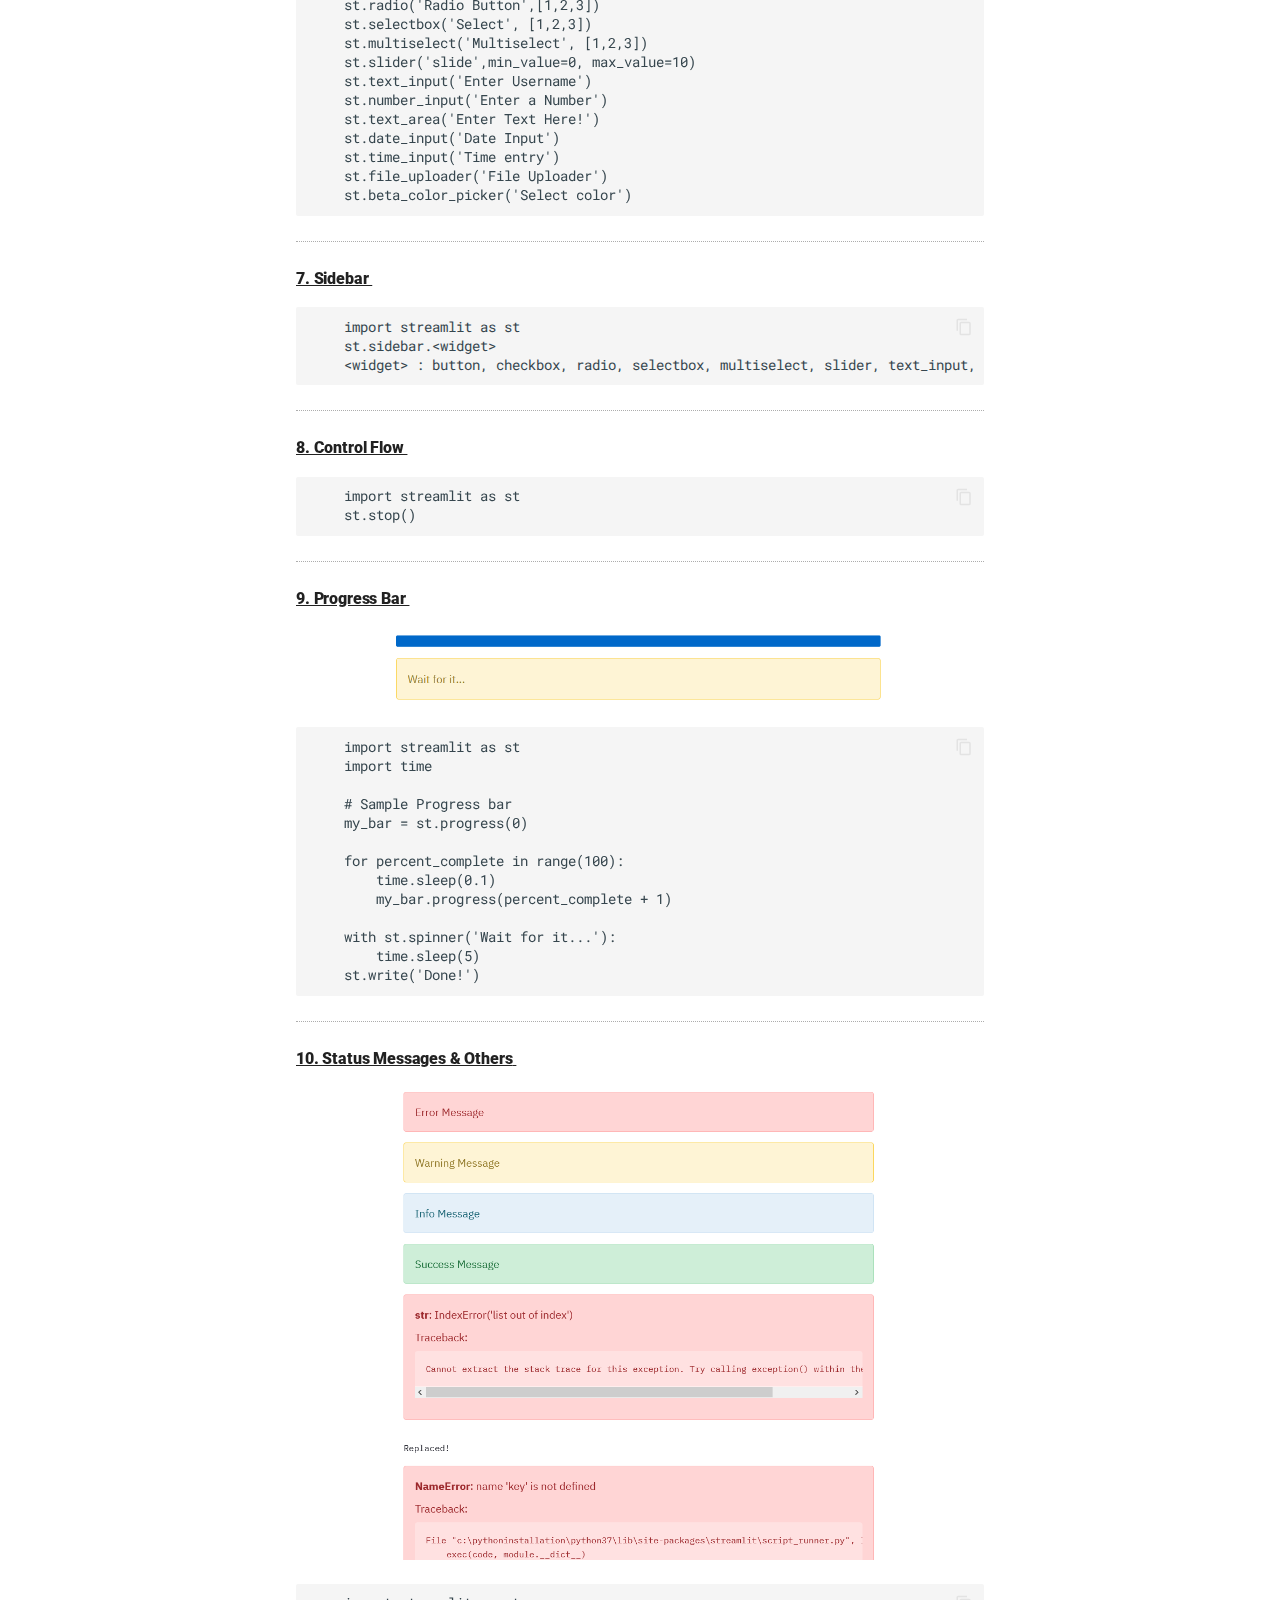
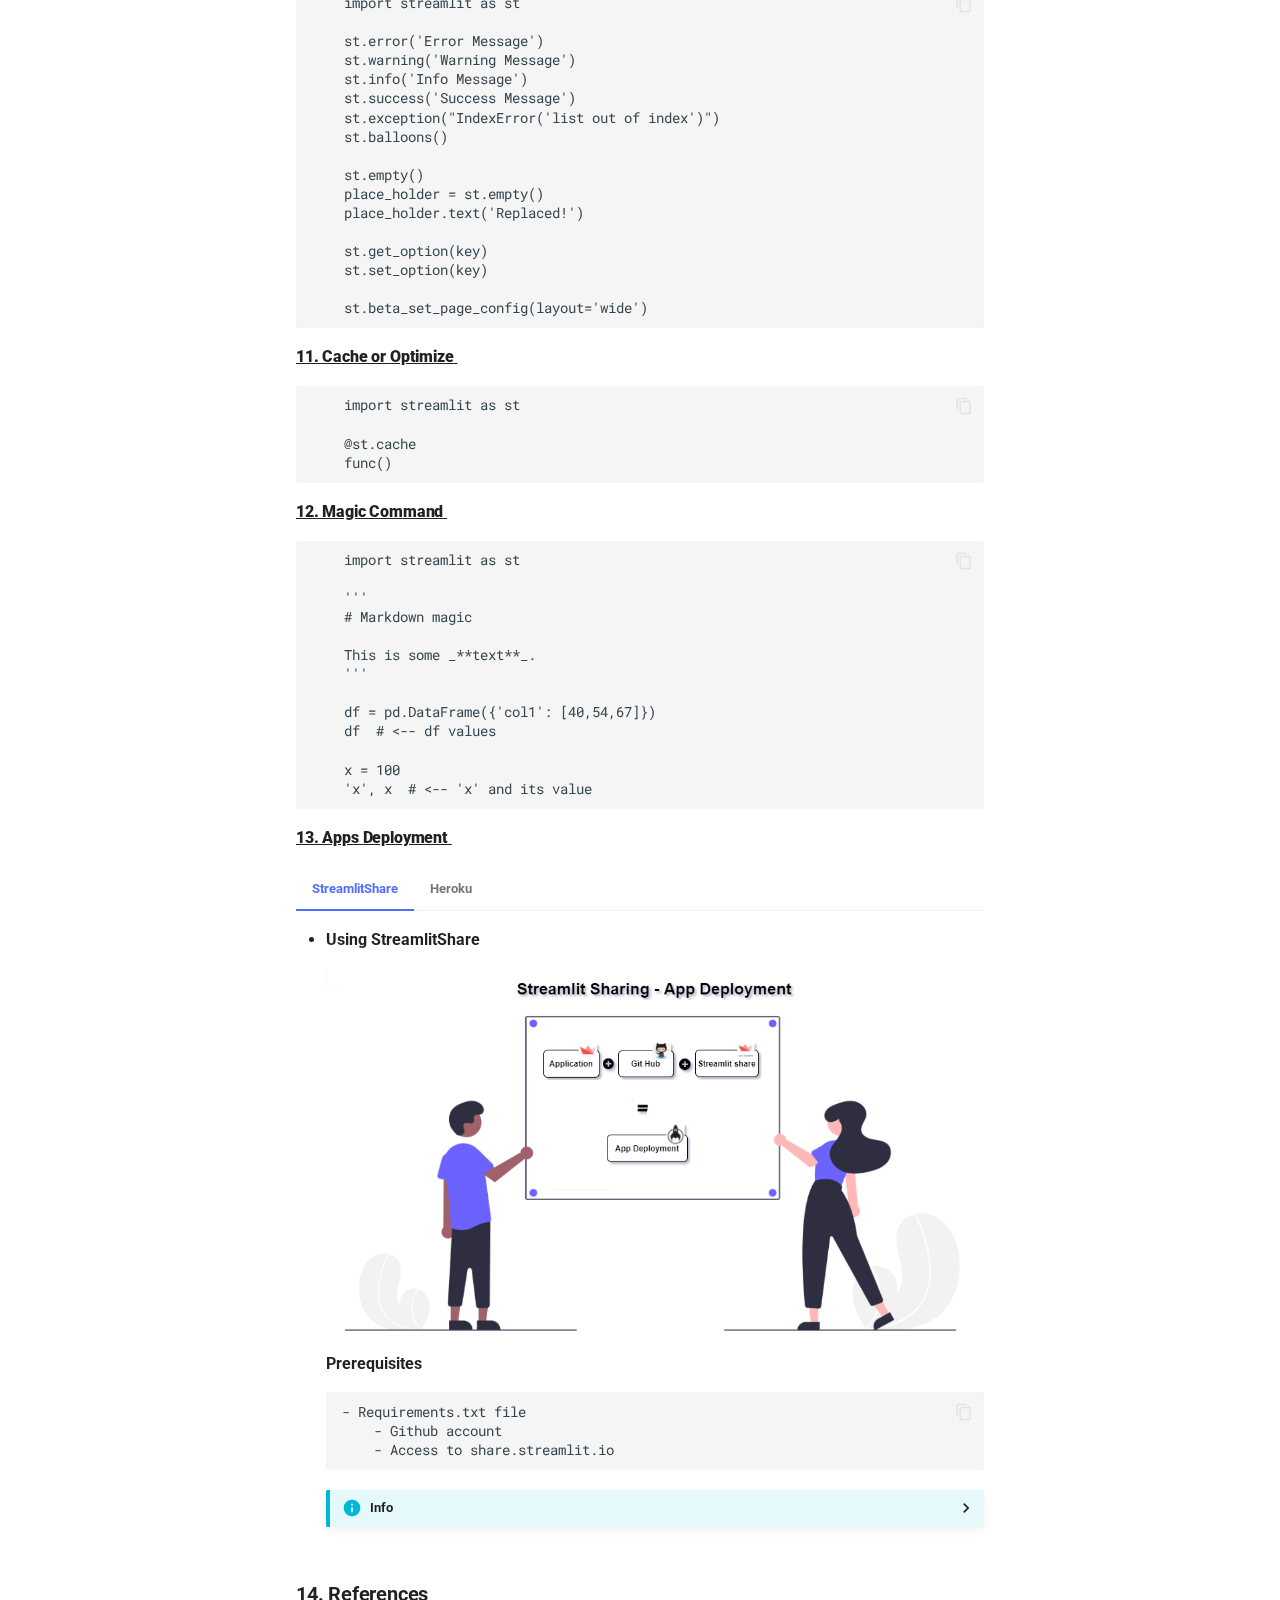
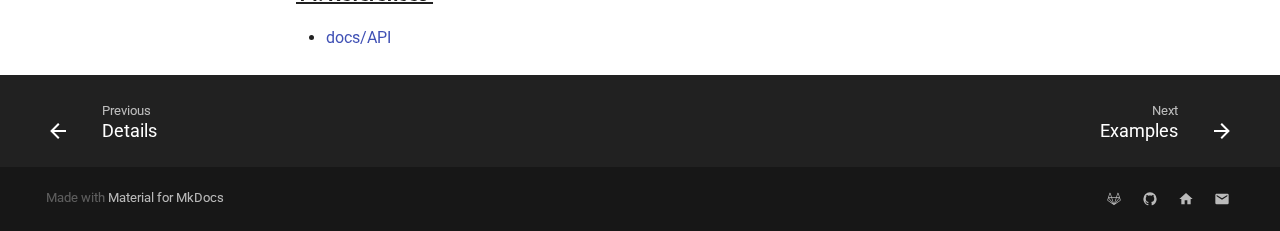
<file: concepts.html>
<!doctype html>
<html lang="en" class="no-js">
  <head>
    
      <meta charset="utf-8">
      <meta name="viewport" content="width=device-width,initial-scale=1">
      
        <meta name="description" content="This Book contains the details of python package called streamlit and its usage">
      
      
      
        <meta name="author" content="Surendra Reddy(surendraelectronics@gmail.com)">
      
      <link rel="shortcut icon" href="assets/images/favicon.png">
      <meta name="generator" content="mkdocs-1.1.2, mkdocs-material-6.1.0">
    
    
      
        <title>Concepts - Streamlit Digital Book</title>
      
    
    
      <link rel="stylesheet" href="assets/stylesheets/main.bc7e593a.min.css">
      
        
        <link rel="stylesheet" href="assets/stylesheets/palette.ab28b872.min.css">
        
          
          
          <meta name="theme-color" content="#4051b5">
        
      
    
    
    
      
        
        <link href="https://fonts.gstatic.com" rel="preconnect" crossorigin>
        <link rel="stylesheet" href="https://fonts.googleapis.com/css?family=Roboto:300,400,400i,700%7CRoboto+Mono&display=fallback">
        <style>body,input{font-family:"Roboto",-apple-system,BlinkMacSystemFont,Helvetica,Arial,sans-serif}code,kbd,pre{font-family:"Roboto Mono",SFMono-Regular,Consolas,Menlo,monospace}</style>
      
    
    
    
      <link rel="stylesheet" href="stylesheets/extra.css">
    
      <link rel="stylesheet" href="css/version-select.css">
    
    
      
        
<script>window.ga=window.ga||function(){(ga.q=ga.q||[]).push(arguments)},ga.l=+new Date,ga("create","None","auto"),ga("set","anonymizeIp",!0),ga("send","pageview"),document.addEventListener("DOMContentLoaded",function(){document.forms.search&&document.forms.search.query.addEventListener("blur",function(){if(this.value){var e=document.location.pathname;ga("send","pageview",e+"?q="+this.value)}})}),document.addEventListener("DOMContentSwitch",function(){ga("send","pageview",document.location.pathname)})</script>
<script async src="https://www.google-analytics.com/analytics.js"></script>
      
    
    
  </head>
  
  
    
    
    
    
    
    <body dir="ltr" data-md-color-scheme="default" data-md-color-primary="indigo" data-md-color-accent="indigo">
      
  
    <input class="md-toggle" data-md-toggle="drawer" type="checkbox" id="__drawer" autocomplete="off">
    <input class="md-toggle" data-md-toggle="search" type="checkbox" id="__search" autocomplete="off">
    <label class="md-overlay" for="__drawer"></label>
    <div data-md-component="skip">
      
        
        <a href="#concepts" class="md-skip">
          Skip to content
        </a>
      
    </div>
    <div data-md-component="announce">
      
    </div>
    
      

  

<header class="md-header" data-md-component="header">
  <nav class="md-header-nav md-grid" aria-label="Header">
    <a href="./index.html" title="Streamlit Digital Book" class="md-header-nav__button md-logo" aria-label="Streamlit Digital Book">
      
  
  <svg xmlns="http://www.w3.org/2000/svg" viewBox="0 0 24 24"><path d="M12 8a3 3 0 003-3 3 3 0 00-3-3 3 3 0 00-3 3 3 3 0 003 3m0 3.54C9.64 9.35 6.5 8 3 8v11c3.5 0 6.64 1.35 9 3.54 2.36-2.19 5.5-3.54 9-3.54V8c-3.5 0-6.64 1.35-9 3.54z"/></svg>

    </a>
    <label class="md-header-nav__button md-icon" for="__drawer">
      <svg xmlns="http://www.w3.org/2000/svg" viewBox="0 0 24 24"><path d="M3 6h18v2H3V6m0 5h18v2H3v-2m0 5h18v2H3v-2z"/></svg>
    </label>
    <div class="md-header-nav__title" data-md-component="header-title">
      
        <div class="md-header-nav__ellipsis">
          <span class="md-header-nav__topic md-ellipsis">
            Streamlit Digital Book
          </span>
          <span class="md-header-nav__topic md-ellipsis">
            
              Concepts
            
          </span>
        </div>
      
    </div>
    
      <label class="md-header-nav__button md-icon" for="__search">
        <svg xmlns="http://www.w3.org/2000/svg" viewBox="0 0 24 24"><path d="M9.5 3A6.5 6.5 0 0116 9.5c0 1.61-.59 3.09-1.56 4.23l.27.27h.79l5 5-1.5 1.5-5-5v-.79l-.27-.27A6.516 6.516 0 019.5 16 6.5 6.5 0 013 9.5 6.5 6.5 0 019.5 3m0 2C7 5 5 7 5 9.5S7 14 9.5 14 14 12 14 9.5 12 5 9.5 5z"/></svg>
      </label>
      
<div class="md-search" data-md-component="search" role="dialog">
  <label class="md-search__overlay" for="__search"></label>
  <div class="md-search__inner" role="search">
    <form class="md-search__form" name="search">
      <input type="text" class="md-search__input" name="query" aria-label="Search" placeholder="Search" autocapitalize="off" autocorrect="off" autocomplete="off" spellcheck="false" data-md-component="search-query" data-md-state="active">
      <label class="md-search__icon md-icon" for="__search">
        <svg xmlns="http://www.w3.org/2000/svg" viewBox="0 0 24 24"><path d="M9.5 3A6.5 6.5 0 0116 9.5c0 1.61-.59 3.09-1.56 4.23l.27.27h.79l5 5-1.5 1.5-5-5v-.79l-.27-.27A6.516 6.516 0 019.5 16 6.5 6.5 0 013 9.5 6.5 6.5 0 019.5 3m0 2C7 5 5 7 5 9.5S7 14 9.5 14 14 12 14 9.5 12 5 9.5 5z"/></svg>
        <svg xmlns="http://www.w3.org/2000/svg" viewBox="0 0 24 24"><path d="M20 11v2H8l5.5 5.5-1.42 1.42L4.16 12l7.92-7.92L13.5 5.5 8 11h12z"/></svg>
      </label>
      <button type="reset" class="md-search__icon md-icon" aria-label="Clear" data-md-component="search-reset" tabindex="-1">
        <svg xmlns="http://www.w3.org/2000/svg" viewBox="0 0 24 24"><path d="M19 6.41L17.59 5 12 10.59 6.41 5 5 6.41 10.59 12 5 17.59 6.41 19 12 13.41 17.59 19 19 17.59 13.41 12 19 6.41z"/></svg>
      </button>
    </form>
    <div class="md-search__output">
      <div class="md-search__scrollwrap" data-md-scrollfix>
        <div class="md-search-result" data-md-component="search-result">
          <div class="md-search-result__meta">
            Initializing search
          </div>
          <ol class="md-search-result__list"></ol>
        </div>
      </div>
    </div>
  </div>
</div>
    
    
      <div class="md-header-nav__source">
        
<a href="https://github.com/SurendraRedd/Books/" title="Go to repository" class="md-source">
  <div class="md-source__icon md-icon">
    
    <svg xmlns="http://www.w3.org/2000/svg" viewBox="0 0 496 512"><path d="M165.9 397.4c0 2-2.3 3.6-5.2 3.6-3.3.3-5.6-1.3-5.6-3.6 0-2 2.3-3.6 5.2-3.6 3-.3 5.6 1.3 5.6 3.6zm-31.1-4.5c-.7 2 1.3 4.3 4.3 4.9 2.6 1 5.6 0 6.2-2s-1.3-4.3-4.3-5.2c-2.6-.7-5.5.3-6.2 2.3zm44.2-1.7c-2.9.7-4.9 2.6-4.6 4.9.3 2 2.9 3.3 5.9 2.6 2.9-.7 4.9-2.6 4.6-4.6-.3-1.9-3-3.2-5.9-2.9zM244.8 8C106.1 8 0 113.3 0 252c0 110.9 69.8 205.8 169.5 239.2 12.8 2.3 17.3-5.6 17.3-12.1 0-6.2-.3-40.4-.3-61.4 0 0-70 15-84.7-29.8 0 0-11.4-29.1-27.8-36.6 0 0-22.9-15.7 1.6-15.4 0 0 24.9 2 38.6 25.8 21.9 38.6 58.6 27.5 72.9 20.9 2.3-16 8.8-27.1 16-33.7-55.9-6.2-112.3-14.3-112.3-110.5 0-27.5 7.6-41.3 23.6-58.9-2.6-6.5-11.1-33.3 2.6-67.9 20.9-6.5 69 27 69 27 20-5.6 41.5-8.5 62.8-8.5s42.8 2.9 62.8 8.5c0 0 48.1-33.6 69-27 13.7 34.7 5.2 61.4 2.6 67.9 16 17.7 25.8 31.5 25.8 58.9 0 96.5-58.9 104.2-114.8 110.5 9.2 7.9 17 22.9 17 46.4 0 33.7-.3 75.4-.3 83.6 0 6.5 4.6 14.4 17.3 12.1C428.2 457.8 496 362.9 496 252 496 113.3 383.5 8 244.8 8zM97.2 352.9c-1.3 1-1 3.3.7 5.2 1.6 1.6 3.9 2.3 5.2 1 1.3-1 1-3.3-.7-5.2-1.6-1.6-3.9-2.3-5.2-1zm-10.8-8.1c-.7 1.3.3 2.9 2.3 3.9 1.6 1 3.6.7 4.3-.7.7-1.3-.3-2.9-2.3-3.9-2-.6-3.6-.3-4.3.7zm32.4 35.6c-1.6 1.3-1 4.3 1.3 6.2 2.3 2.3 5.2 2.6 6.5 1 1.3-1.3.7-4.3-1.3-6.2-2.2-2.3-5.2-2.6-6.5-1zm-11.4-14.7c-1.6 1-1.6 3.6 0 5.9 1.6 2.3 4.3 3.3 5.6 2.3 1.6-1.3 1.6-3.9 0-6.2-1.4-2.3-4-3.3-5.6-2z"/></svg>
  </div>
  <div class="md-source__repository">
    SurendraRedd/Books
  </div>
</a>
      </div>
    
  </nav>
</header>
    
    <div class="md-container" data-md-component="container">
      
      
        
          

  

<nav class="md-tabs md-tabs--active" aria-label="Tabs" data-md-component="tabs">
  <div class="md-tabs__inner md-grid">
    <ul class="md-tabs__list">
      
        
  <li class="md-tabs__item">
    
      <a href="index.html" class="md-tabs__link">
        Home
      </a>
    
  </li>

      
        
  
  
    <li class="md-tabs__item">
      
        <a href="introduction.html" class="md-tabs__link md-tabs__link--active">
          Getting started
        </a>
      
    </li>
  

      
        
  
  
    <li class="md-tabs__item">
      
        <a href="references.html" class="md-tabs__link">
          References
        </a>
      
    </li>
  

      
    </ul>
  </div>
</nav>
        
      
      <main class="md-main" data-md-component="main">
        <div class="md-main__inner md-grid">
          
            
              <div class="md-sidebar md-sidebar--primary" data-md-component="navigation">
                <div class="md-sidebar__scrollwrap">
                  <div class="md-sidebar__inner">
                    

  

<nav class="md-nav md-nav--primary" aria-label="Navigation" data-md-level="0">
  <label class="md-nav__title" for="__drawer">
    <a href="./index.html" title="Streamlit Digital Book" class="md-nav__button md-logo" aria-label="Streamlit Digital Book">
      
  
  <svg xmlns="http://www.w3.org/2000/svg" viewBox="0 0 24 24"><path d="M12 8a3 3 0 003-3 3 3 0 00-3-3 3 3 0 00-3 3 3 3 0 003 3m0 3.54C9.64 9.35 6.5 8 3 8v11c3.5 0 6.64 1.35 9 3.54 2.36-2.19 5.5-3.54 9-3.54V8c-3.5 0-6.64 1.35-9 3.54z"/></svg>

    </a>
    Streamlit Digital Book
  </label>
  
    <div class="md-nav__source">
      
<a href="https://github.com/SurendraRedd/Books/" title="Go to repository" class="md-source">
  <div class="md-source__icon md-icon">
    
    <svg xmlns="http://www.w3.org/2000/svg" viewBox="0 0 496 512"><path d="M165.9 397.4c0 2-2.3 3.6-5.2 3.6-3.3.3-5.6-1.3-5.6-3.6 0-2 2.3-3.6 5.2-3.6 3-.3 5.6 1.3 5.6 3.6zm-31.1-4.5c-.7 2 1.3 4.3 4.3 4.9 2.6 1 5.6 0 6.2-2s-1.3-4.3-4.3-5.2c-2.6-.7-5.5.3-6.2 2.3zm44.2-1.7c-2.9.7-4.9 2.6-4.6 4.9.3 2 2.9 3.3 5.9 2.6 2.9-.7 4.9-2.6 4.6-4.6-.3-1.9-3-3.2-5.9-2.9zM244.8 8C106.1 8 0 113.3 0 252c0 110.9 69.8 205.8 169.5 239.2 12.8 2.3 17.3-5.6 17.3-12.1 0-6.2-.3-40.4-.3-61.4 0 0-70 15-84.7-29.8 0 0-11.4-29.1-27.8-36.6 0 0-22.9-15.7 1.6-15.4 0 0 24.9 2 38.6 25.8 21.9 38.6 58.6 27.5 72.9 20.9 2.3-16 8.8-27.1 16-33.7-55.9-6.2-112.3-14.3-112.3-110.5 0-27.5 7.6-41.3 23.6-58.9-2.6-6.5-11.1-33.3 2.6-67.9 20.9-6.5 69 27 69 27 20-5.6 41.5-8.5 62.8-8.5s42.8 2.9 62.8 8.5c0 0 48.1-33.6 69-27 13.7 34.7 5.2 61.4 2.6 67.9 16 17.7 25.8 31.5 25.8 58.9 0 96.5-58.9 104.2-114.8 110.5 9.2 7.9 17 22.9 17 46.4 0 33.7-.3 75.4-.3 83.6 0 6.5 4.6 14.4 17.3 12.1C428.2 457.8 496 362.9 496 252 496 113.3 383.5 8 244.8 8zM97.2 352.9c-1.3 1-1 3.3.7 5.2 1.6 1.6 3.9 2.3 5.2 1 1.3-1 1-3.3-.7-5.2-1.6-1.6-3.9-2.3-5.2-1zm-10.8-8.1c-.7 1.3.3 2.9 2.3 3.9 1.6 1 3.6.7 4.3-.7.7-1.3-.3-2.9-2.3-3.9-2-.6-3.6-.3-4.3.7zm32.4 35.6c-1.6 1.3-1 4.3 1.3 6.2 2.3 2.3 5.2 2.6 6.5 1 1.3-1.3.7-4.3-1.3-6.2-2.2-2.3-5.2-2.6-6.5-1zm-11.4-14.7c-1.6 1-1.6 3.6 0 5.9 1.6 2.3 4.3 3.3 5.6 2.3 1.6-1.3 1.6-3.9 0-6.2-1.4-2.3-4-3.3-5.6-2z"/></svg>
  </div>
  <div class="md-source__repository">
    SurendraRedd/Books
  </div>
</a>
    </div>
  
  <ul class="md-nav__list" data-md-scrollfix>
    
      
      
      


  <li class="md-nav__item">
    <a href="index.html" class="md-nav__link">
      Home
    </a>
  </li>

    
      
      
      

  


  <li class="md-nav__item md-nav__item--active md-nav__item--nested">
    
      <input class="md-nav__toggle md-toggle" data-md-toggle="nav-2" type="checkbox" id="nav-2" checked>
    
    <label class="md-nav__link" for="nav-2">
      Getting started
      <span class="md-nav__icon md-icon"></span>
    </label>
    <nav class="md-nav" aria-label="Getting started" data-md-level="1">
      <label class="md-nav__title" for="nav-2">
        <span class="md-nav__icon md-icon"></span>
        Getting started
      </label>
      <ul class="md-nav__list" data-md-scrollfix>
        
        
          
          
          


  <li class="md-nav__item">
    <a href="introduction.html" class="md-nav__link">
      Details
    </a>
  </li>

        
          
          
          

  


  <li class="md-nav__item md-nav__item--active">
    
    <input class="md-nav__toggle md-toggle" data-md-toggle="toc" type="checkbox" id="__toc">
    
      
    
    
      <label class="md-nav__link md-nav__link--active" for="__toc">
        Concepts
        <span class="md-nav__icon md-icon"></span>
      </label>
    
    <a href="concepts.html" class="md-nav__link md-nav__link--active">
      Concepts
    </a>
    
      
<nav class="md-nav md-nav--secondary" aria-label="Table of contents">
  
  
    
  
  
    <label class="md-nav__title" for="__toc">
      <span class="md-nav__icon md-icon"></span>
      Table of contents
    </label>
    <ul class="md-nav__list" data-md-scrollfix>
      
        <li class="md-nav__item">
  <a href="#1-import" class="md-nav__link">
      1. Import  
  </a>
  
</li>
      
        <li class="md-nav__item">
  <a href="#2-display" class="md-nav__link">
      2. Display  
  </a>
  
</li>
      
        <li class="md-nav__item">
  <a href="#3-data" class="md-nav__link">
      3. Data  
  </a>
  
</li>
      
        <li class="md-nav__item">
  <a href="#4-media" class="md-nav__link">
      4. Media  
  </a>
  
</li>
      
        <li class="md-nav__item">
  <a href="#5-charts" class="md-nav__link">
      5. Charts  
  </a>
  
</li>
      
        <li class="md-nav__item">
  <a href="#6-widgets" class="md-nav__link">
      6. Widgets  
  </a>
  
</li>
      
        <li class="md-nav__item">
  <a href="#7-sidebar" class="md-nav__link">
      7. Sidebar  
  </a>
  
</li>
      
        <li class="md-nav__item">
  <a href="#8-control-flow" class="md-nav__link">
      8. Control Flow  
  </a>
  
</li>
      
        <li class="md-nav__item">
  <a href="#9-progress-bar" class="md-nav__link">
      9. Progress Bar  
  </a>
  
</li>
      
        <li class="md-nav__item">
  <a href="#10-status-messages-others" class="md-nav__link">
      10. Status Messages &amp; Others 
  </a>
  
</li>
      
        <li class="md-nav__item">
  <a href="#11-cache-or-optimize" class="md-nav__link">
      11. Cache or Optimize 
  </a>
  
</li>
      
        <li class="md-nav__item">
  <a href="#12-magic-command" class="md-nav__link">
      12. Magic Command 
  </a>
  
</li>
      
        <li class="md-nav__item">
  <a href="#13-apps-deployment" class="md-nav__link">
      13. Apps Deployment 
  </a>
  
</li>
      
        <li class="md-nav__item">
  <a href="#14-references" class="md-nav__link">
      14. References  
  </a>
  
</li>
      
    </ul>
  
</nav>
    
  </li>

        
          
          
          


  <li class="md-nav__item">
    <a href="examples.html" class="md-nav__link">
      Examples
    </a>
  </li>

        
          
          
          


  <li class="md-nav__item">
    <a href="mlapps.html" class="md-nav__link">
      MLApps
    </a>
  </li>

        
          
          
          


  <li class="md-nav__item">
    <a href="bestpractices.html" class="md-nav__link">
      BestPractises
    </a>
  </li>

        
      </ul>
    </nav>
  </li>

    
      
      
      


  <li class="md-nav__item md-nav__item--nested">
    
      <input class="md-nav__toggle md-toggle" data-md-toggle="nav-3" type="checkbox" id="nav-3">
    
    <label class="md-nav__link" for="nav-3">
      References
      <span class="md-nav__icon md-icon"></span>
    </label>
    <nav class="md-nav" aria-label="References" data-md-level="1">
      <label class="md-nav__title" for="nav-3">
        <span class="md-nav__icon md-icon"></span>
        References
      </label>
      <ul class="md-nav__list" data-md-scrollfix>
        
        
          
          
          


  <li class="md-nav__item">
    <a href="references.html" class="md-nav__link">
      Links
    </a>
  </li>

        
      </ul>
    </nav>
  </li>

    
  </ul>
</nav>
                  </div>
                </div>
              </div>
            
            
              <div class="md-sidebar md-sidebar--secondary" data-md-component="toc">
                <div class="md-sidebar__scrollwrap">
                  <div class="md-sidebar__inner">
                    
<nav class="md-nav md-nav--secondary" aria-label="Table of contents">
  
  
    
  
  
    <label class="md-nav__title" for="__toc">
      <span class="md-nav__icon md-icon"></span>
      Table of contents
    </label>
    <ul class="md-nav__list" data-md-scrollfix>
      
        <li class="md-nav__item">
  <a href="#1-import" class="md-nav__link">
      1. Import  
  </a>
  
</li>
      
        <li class="md-nav__item">
  <a href="#2-display" class="md-nav__link">
      2. Display  
  </a>
  
</li>
      
        <li class="md-nav__item">
  <a href="#3-data" class="md-nav__link">
      3. Data  
  </a>
  
</li>
      
        <li class="md-nav__item">
  <a href="#4-media" class="md-nav__link">
      4. Media  
  </a>
  
</li>
      
        <li class="md-nav__item">
  <a href="#5-charts" class="md-nav__link">
      5. Charts  
  </a>
  
</li>
      
        <li class="md-nav__item">
  <a href="#6-widgets" class="md-nav__link">
      6. Widgets  
  </a>
  
</li>
      
        <li class="md-nav__item">
  <a href="#7-sidebar" class="md-nav__link">
      7. Sidebar  
  </a>
  
</li>
      
        <li class="md-nav__item">
  <a href="#8-control-flow" class="md-nav__link">
      8. Control Flow  
  </a>
  
</li>
      
        <li class="md-nav__item">
  <a href="#9-progress-bar" class="md-nav__link">
      9. Progress Bar  
  </a>
  
</li>
      
        <li class="md-nav__item">
  <a href="#10-status-messages-others" class="md-nav__link">
      10. Status Messages &amp; Others 
  </a>
  
</li>
      
        <li class="md-nav__item">
  <a href="#11-cache-or-optimize" class="md-nav__link">
      11. Cache or Optimize 
  </a>
  
</li>
      
        <li class="md-nav__item">
  <a href="#12-magic-command" class="md-nav__link">
      12. Magic Command 
  </a>
  
</li>
      
        <li class="md-nav__item">
  <a href="#13-apps-deployment" class="md-nav__link">
      13. Apps Deployment 
  </a>
  
</li>
      
        <li class="md-nav__item">
  <a href="#14-references" class="md-nav__link">
      14. References  
  </a>
  
</li>
      
    </ul>
  
</nav>
                  </div>
                </div>
              </div>
            
          
          <div class="md-content">
            <article class="md-content__inner md-typeset">
              
                
                  <a href="https://github.com/SurendraRedd/Books/edit/master/docs/concepts.md" title="Edit this page" class="md-content__button md-icon">
                    <svg xmlns="http://www.w3.org/2000/svg" viewBox="0 0 24 24"><path d="M20.71 7.04c.39-.39.39-1.04 0-1.41l-2.34-2.34c-.37-.39-1.02-.39-1.41 0l-1.84 1.83 3.75 3.75M3 17.25V21h3.75L17.81 9.93l-3.75-3.75L3 17.25z"/></svg>
                  </a>
                
                
                <h1 id="concepts"><center><img alt="" src="images/concept.jpg" /><strong> Concepts </strong></center><a class="headerlink" href="#concepts" title="Permanent link">&para;</a></h1>
<hr />
<h4 id="1-import"><u> <strong> 1. Import </strong> </u><a class="headerlink" href="#1-import" title="Permanent link">&para;</a></h4>
<pre><code>import streamlit as st
</code></pre>
<h4 id="2-display"><u> <strong> 2. Display </strong> </u><a class="headerlink" href="#2-display" title="Permanent link">&para;</a></h4>
<div class="tabbed-set" data-tabs="1:7"><input checked="checked" id="__tabbed_1_1" name="__tabbed_1" type="radio" /><label for="__tabbed_1_1">Text/Title</label><div class="tabbed-content">
<p><figure>
<img src="images/Text_Title.png" width="300" />
<!-- <figcaption>Text/Title</figcaption> -->
</figure></p>
<ul class="task-list">
<li class="task-list-item">
<p><label class="task-list-control"><input type="checkbox" disabled checked/><span class="task-list-indicator"></span></label> <strong>Text/Title</strong></p>
<pre><code>import streamlit as st

st.title("Welcome to streamlit")

st.text('Happy Learning!')
</code></pre>
</li>
</ul>
</div>
<input id="__tabbed_1_2" name="__tabbed_1" type="radio" /><label for="__tabbed_1_2">Header/Subheader</label><div class="tabbed-content">
<p><figure>
<img src="images/header_subheader.png" width="200" />
<!-- <figcaption>Text/Title</figcaption> -->
</figure></p>
<ul class="task-list">
<li class="task-list-item">
<p><label class="task-list-control"><input type="checkbox" disabled checked/><span class="task-list-indicator"></span></label> <strong>Header/Subheader</strong></p>
<pre><code>import streamlit as st

st.header('Header')

st.subheader('Subheader')
</code></pre>
</li>
</ul>
</div>
<input id="__tabbed_1_3" name="__tabbed_1" type="radio" /><label for="__tabbed_1_3">Markdown</label><div class="tabbed-content">
<p><figure>
<img src="images/Markdown.png" width="400" />
<!-- <figcaption>Text/Title</figcaption> -->
</figure></p>
<ul class="task-list">
<li class="task-list-item">
<p><label class="task-list-control"><input type="checkbox" disabled checked/><span class="task-list-indicator"></span></label> <strong>Markdown</strong></p>
<pre><code>import streamlit as st

# Basic markdown
    st.markdown('Header')

# Advanced
    html_temp = """
    &lt;div style="background-color:tomato;padding:10px"&gt;
    &lt;h2 style="color:white;text-align:center;"&gt;Markdown html Example &lt;/h2&gt;
    &lt;/div&gt;
    """
    st.markdown(html_temp,unsafe_allow_html=True)
    st.markdown('&lt;i class="material-icons"&gt;{}&lt;/i&gt;'.format("people"), unsafe_allow_html=True)

# Load stylesheet
    with open(style.css) as f:
        st.markdown('&lt;style&gt;{}&lt;/style&gt;'.format(f.read()), unsafe_allow_html=True)
</code></pre>
</li>
</ul>
</div>
<input id="__tabbed_1_4" name="__tabbed_1" type="radio" /><label for="__tabbed_1_4">Latex</label><div class="tabbed-content">
<p><figure>
<img src="images/latex.png" width="400" />
<!-- <figcaption>Text/Title</figcaption> -->
</figure>   </p>
<ul class="task-list">
<li class="task-list-item">
<p><label class="task-list-control"><input type="checkbox" disabled checked/><span class="task-list-indicator"></span></label> <strong>Latex</strong></p>
<pre><code>import streamlit as st

st.latex(r''' e^{i\pi} + 1 = 0 ''')

st.latex(r'''
            ... a + ar + a r^2 + a r^3 + \cdots + a r^{n-1} =
            ... \sum_{k=0}^{n-1} ar^k =
            ... a \left(\frac{1-r^{n}}{1-r}\right)
            ... ''')
</code></pre>
</li>
</ul>
</div>
<input id="__tabbed_1_5" name="__tabbed_1" type="radio" /><label for="__tabbed_1_5">Write</label><div class="tabbed-content">
<p><figure>
<img src="images/example.png" width="100" />
<!-- <figcaption>Text/Title</figcaption> -->
</figure></p>
<ul class="task-list">
<li class="task-list-item">
<p><label class="task-list-control"><input type="checkbox" disabled checked/><span class="task-list-indicator"></span></label> <strong>Write</strong></p>
<pre><code>import streamlit as st

st.write('Example text')

st.write(['st', 'is &lt;', 3])

st.write("✔️ Time up!")
</code></pre>
</li>
</ul>
</div>
<input id="__tabbed_1_6" name="__tabbed_1" type="radio" /><label for="__tabbed_1_6">Code</label><div class="tabbed-content">
<p><figure>
<img src="images/code1.png" width="400" />
<!-- <figcaption>Text/Title</figcaption> -->
</figure></p>
<ul class="task-list">
<li class="task-list-item">
<p><label class="task-list-control"><input type="checkbox" disabled checked/><span class="task-list-indicator"></span></label> <strong>Code</strong></p>
<pre><code>import streamlit as st

st.code('s="Happy Learning!" for i in range(0,10): print(s)')

st.echo()

with st.echo():
        text = 's="Happy Learning!" for i in range(0,10): print(s)'
        st.write(text)
</code></pre>
</li>
</ul>
</div>
<input id="__tabbed_1_7" name="__tabbed_1" type="radio" /><label for="__tabbed_1_7">Help</label><div class="tabbed-content">
<p><figure>
<img src="images/help.png" width="400" />
<!-- <figcaption>Text/Title</figcaption> -->
</figure></p>
<ul class="task-list">
<li class="task-list-item">
<p><label class="task-list-control"><input type="checkbox" disabled checked/><span class="task-list-indicator"></span></label> <strong>Help</strong></p>
<pre><code>import streamlit as st

st.help(range)
</code></pre>
</li>
</ul>
</div>
</div>
<hr />
<h4 id="3-data"><u> <strong> 3. Data </strong> </u><a class="headerlink" href="#3-data" title="Permanent link">&para;</a></h4>
<figure>
    <img src="images/dataframe.png" width="400" />
    <!-- <figcaption>Text/Title</figcaption> -->
</figure>

<pre><code>    import streamlit as st
    import pandas as pd
    import numpy as np

    df1 = pd.DataFrame(
    np.random.randn(50, 5),
    columns=('col %d' % i for i in range(5)))
    my_table = st.table(df1)

    st.write('Dataframe example')
    st.dataframe(df1)

    data = {'1':"True",'2':"True",'3':"False"}
    st.json(data)
</code></pre>
<hr />
<h4 id="4-media"><u> <strong> 4. Media </strong> </u><a class="headerlink" href="#4-media" title="Permanent link">&para;</a></h4>
<pre><code>    import streamlit as st
    from PIL import Image
    import urllib.request

    # Basic image
    st.image('./image.png')

    img = Image.open("download.jfif") #open the image stored in specified location

    #Opens the image from the url
    img = Image.open(urllib.request.urlopen("https://mms.businesswire.com/media/20200616005364/en/798639/22/Streamlit_Logo_%281%29.jpg"))

    st.image(img, width=300, caption="Simple Image")


    # Video playing
    vid_file = open("videofile.mp4","rb").read() #play the video stored in specified location
    st.video(vid_file)

    #Audio
    audio_file = open('myaudio.ogg', 'rb')
    audio_bytes = audio_file.read()
    st.audio(audio_bytes, format='audio/ogg')
</code></pre>
<hr />
<h4 id="5-charts"><u> <strong> 5. Charts </strong> </u><a class="headerlink" href="#5-charts" title="Permanent link">&para;</a></h4>
<pre><code>    import streamlit as st
    import numpy as np
    import matplotlib.pyplot as plt

    st.line_chart({"data": [1, 5, 2, 6, 2, 1]})
    st.area_chart({"data": [1, 5, 2, 6, 2, 1]})
    st.bar_chart({"data": [1, 5, 2, 6, 2, 1]})

    arr = np.random.normal(1, 1, size=100)
    fig, ax = plt.subplots()
    ax.hist(arr, bins=20)
    st.pyplot(fig)

    st.altair_chart(data)
    st.vega_lite_chart(data)
    st.plotly_chart(data)
    st.bokeh_chart(data)
    st.pydeck_chart(data)
    st.deck_gl_chart(data)
    st.graphviz_chart(data)
    st.map(data)
</code></pre>
<hr />
<h4 id="6-widgets"><u> <strong> 6. Widgets </strong> </u><a class="headerlink" href="#6-widgets" title="Permanent link">&para;</a></h4>
<figure>
    <img src="images/widgets.png" width="500" />
    <!-- <figcaption>Text/Title</figcaption> -->
</figure>

<pre><code>    import streamlit as st

    st.button('Click')
    st.checkbox('Check the checkbox')
    st.radio('Radio Button',[1,2,3])
    st.selectbox('Select', [1,2,3])
    st.multiselect('Multiselect', [1,2,3])
    st.slider('slide',min_value=0, max_value=10)
    st.text_input('Enter Username')
    st.number_input('Enter a Number')
    st.text_area('Enter Text Here!')
    st.date_input('Date Input')
    st.time_input('Time entry')
    st.file_uploader('File Uploader')
    st.beta_color_picker('Select color')
</code></pre>
<hr />
<h4 id="7-sidebar"><u> <strong> 7. Sidebar </strong> </u><a class="headerlink" href="#7-sidebar" title="Permanent link">&para;</a></h4>
<pre><code>    import streamlit as st
    st.sidebar.&lt;widget&gt;
    &lt;widget&gt; : button, checkbox, radio, selectbox, multiselect, slider, text_input, number_input, text_area, date_input, time_input
</code></pre>
<hr />
<h4 id="8-control-flow"><u> <strong> 8. Control Flow </strong> </u><a class="headerlink" href="#8-control-flow" title="Permanent link">&para;</a></h4>
<pre><code>    import streamlit as st
    st.stop()
</code></pre>
<hr />
<h4 id="9-progress-bar"><u> <strong> 9. Progress Bar </strong> </u><a class="headerlink" href="#9-progress-bar" title="Permanent link">&para;</a></h4>
<figure>
    <img src="images/progress.png" width="500" />
    <!-- <figcaption>Text/Title</figcaption> -->
</figure>

<pre><code>    import streamlit as st
    import time

    # Sample Progress bar
    my_bar = st.progress(0)

    for percent_complete in range(100):
        time.sleep(0.1)
        my_bar.progress(percent_complete + 1)

    with st.spinner('Wait for it...'):
        time.sleep(5)
    st.write('Done!')
</code></pre>
<hr />
<h4 id="10-status-messages-others"><u> <strong> 10. Status Messages &amp; Others</strong> </u><a class="headerlink" href="#10-status-messages-others" title="Permanent link">&para;</a></h4>
<figure>
    <img src="images/status.png" width="500" />
    <!-- <figcaption>Text/Title</figcaption> -->
</figure>

<pre><code>    import streamlit as st

    st.error('Error Message')
    st.warning('Warning Message')
    st.info('Info Message')
    st.success('Success Message')
    st.exception("IndexError('list out of index')")
    st.balloons()

    st.empty()
    place_holder = st.empty()
    place_holder.text('Replaced!')

    st.get_option(key)
    st.set_option(key)

    st.beta_set_page_config(layout='wide')
</code></pre>
<h4 id="11-cache-or-optimize"><u> <strong> 11. Cache or Optimize</strong> </u><a class="headerlink" href="#11-cache-or-optimize" title="Permanent link">&para;</a></h4>
<pre><code>    import streamlit as st

    @st.cache
    func()
</code></pre>
<h4 id="12-magic-command"><u> <strong> 12. Magic Command</strong> </u><a class="headerlink" href="#12-magic-command" title="Permanent link">&para;</a></h4>
<pre><code>    import streamlit as st

    '''
    # Markdown magic

    This is some _**text**_.
    '''

    df = pd.DataFrame({'col1': [40,54,67]})
    df  # &lt;-- df values

    x = 100
    'x', x  # &lt;-- 'x' and its value
</code></pre>
<h4 id="13-apps-deployment"><u> <strong> 13. Apps Deployment</strong> </u><a class="headerlink" href="#13-apps-deployment" title="Permanent link">&para;</a></h4>
<div class="tabbed-set" data-tabs="2:2"><input checked="checked" id="__tabbed_2_1" name="__tabbed_2" type="radio" /><label for="__tabbed_2_1">StreamlitShare</label><div class="tabbed-content">
<ul>
<li>
<p><strong>Using StreamlitShare</strong></p>
<p><img alt="" src="images/flow.png" /></p>
<p><strong>Prerequisites</strong></p>
<pre><code>- Requirements.txt file
    - Github account
    - Access to share.streamlit.io
</code></pre>
<details class="info inline end"><summary>Info</summary><pre><code>- Refer the link for more details [Link](https://learnups2020.wordpress.com/2020/10/24/deployment-using-streamlit-sharing/)
</code></pre>
</details>
</li>
</ul>
</div>
<input id="__tabbed_2_2" name="__tabbed_2" type="radio" /><label for="__tabbed_2_2">Heroku</label><div class="tabbed-content">
<ul>
<li>
<p><strong>Using Heroku</strong></p>
<p><img alt="" src="images/HerokuDeployment.png" /></p>
</li>
</ul>
</div>
</div>
<h3 id="14-references"><u> <strong> 14. References </strong> </u><a class="headerlink" href="#14-references" title="Permanent link">&para;</a></h3>
<ul>
<li><a href="https://docs.streamlit.io/en/stable/api.html">docs/API</a></li>
</ul>
                
              
              
                


              
            </article>
          </div>
        </div>
      </main>
      
        
<footer class="md-footer">
  
    <div class="md-footer-nav">
      <nav class="md-footer-nav__inner md-grid" aria-label="Footer">
        
          <a href="introduction.html" class="md-footer-nav__link md-footer-nav__link--prev" rel="prev">
            <div class="md-footer-nav__button md-icon">
              <svg xmlns="http://www.w3.org/2000/svg" viewBox="0 0 24 24"><path d="M20 11v2H8l5.5 5.5-1.42 1.42L4.16 12l7.92-7.92L13.5 5.5 8 11h12z"/></svg>
            </div>
            <div class="md-footer-nav__title">
              <div class="md-ellipsis">
                <span class="md-footer-nav__direction">
                  Previous
                </span>
                Details
              </div>
            </div>
          </a>
        
        
          <a href="examples.html" class="md-footer-nav__link md-footer-nav__link--next" rel="next">
            <div class="md-footer-nav__title">
              <div class="md-ellipsis">
                <span class="md-footer-nav__direction">
                  Next
                </span>
                Examples
              </div>
            </div>
            <div class="md-footer-nav__button md-icon">
              <svg xmlns="http://www.w3.org/2000/svg" viewBox="0 0 24 24"><path d="M4 11v2h12l-5.5 5.5 1.42 1.42L19.84 12l-7.92-7.92L10.5 5.5 16 11H4z"/></svg>
            </div>
          </a>
        
      </nav>
    </div>
  
  <div class="md-footer-meta md-typeset">
    <div class="md-footer-meta__inner md-grid">
      <div class="md-footer-copyright">
        
        Made with
        <a href="https://squidfunk.github.io/mkdocs-material/" target="_blank" rel="noopener">
          Material for MkDocs
        </a>
      </div>
      
  <div class="md-footer-social">
    
      
      
        
        
      
      <a href="https://gitlab.com/surendraelectronics" target="_blank" rel="noopener" title="gitlab.com" class="md-footer-social__link">
        <svg xmlns="http://www.w3.org/2000/svg" viewBox="0 0 24 24"><path d="M21.94 13.11l-1.05-3.22c0-.03-.01-.06-.02-.09l-2.11-6.48a.859.859 0 00-.8-.57c-.36 0-.68.25-.79.58l-2 6.17H8.84L6.83 3.33a.851.851 0 00-.79-.58c-.37 0-.69.25-.8.58L3.13 9.82v.01l-1.07 3.28c-.16.5.01 1.04.44 1.34l9.22 6.71c.17.12.39.12.56-.01l9.22-6.7c.43-.3.6-.84.44-1.34M8.15 10.45l2.57 7.91-6.17-7.91m8.73 7.92l2.47-7.59.1-.33h3.61l-5.59 7.16m4.1-13.67l1.81 5.56h-3.62m-1.3.95l-1.79 5.51L12 19.24l-2.86-8.79M6.03 3.94L7.84 9.5H4.23m-1.18 4.19c-.09-.07-.13-.19-.09-.29l.79-2.43 5.82 7.45m11.38-4.73l-6.51 4.73.02-.03 5.79-7.42.79 2.43c.04.1 0 .22-.09.29"/></svg>
      </a>
    
      
      
        
        
      
      <a href="https://github.com/SurendraRedd" target="_blank" rel="noopener" title="github.com" class="md-footer-social__link">
        <svg xmlns="http://www.w3.org/2000/svg" viewBox="0 0 24 24"><path d="M12 2A10 10 0 002 12c0 4.42 2.87 8.17 6.84 9.5.5.08.66-.23.66-.5v-1.69c-2.77.6-3.36-1.34-3.36-1.34-.46-1.16-1.11-1.47-1.11-1.47-.91-.62.07-.6.07-.6 1 .07 1.53 1.03 1.53 1.03.87 1.52 2.34 1.07 2.91.83.09-.65.35-1.09.63-1.34-2.22-.25-4.55-1.11-4.55-4.92 0-1.11.38-2 1.03-2.71-.1-.25-.45-1.29.1-2.64 0 0 .84-.27 2.75 1.02.79-.22 1.65-.33 2.5-.33.85 0 1.71.11 2.5.33 1.91-1.29 2.75-1.02 2.75-1.02.55 1.35.2 2.39.1 2.64.65.71 1.03 1.6 1.03 2.71 0 3.82-2.34 4.66-4.57 4.91.36.31.69.92.69 1.85V21c0 .27.16.59.67.5C19.14 20.16 22 16.42 22 12A10 10 0 0012 2z"/></svg>
      </a>
    
      
      
        
        
      
      <a href="https://learnups2020.wordpress.com/" target="_blank" rel="noopener" title="learnups2020.wordpress.com" class="md-footer-social__link">
        <svg xmlns="http://www.w3.org/2000/svg" viewBox="0 0 24 24"><path d="M10 20v-6h4v6h5v-8h3L12 3 2 12h3v8h5z"/></svg>
      </a>
    
      
      
      <a href="NA" target="_blank" rel="noopener" title="" class="md-footer-social__link">
        <svg xmlns="http://www.w3.org/2000/svg" viewBox="0 0 24 24"><path d="M20 8l-8 5-8-5V6l8 5 8-5m0-2H4c-1.11 0-2 .89-2 2v12a2 2 0 002 2h16a2 2 0 002-2V6a2 2 0 00-2-2z"/></svg>
      </a>
    
  </div>

    </div>
  </div>
</footer>
      
    </div>
    
      <script src="assets/javascripts/vendor.6a3d08fc.min.js"></script>
      <script src="assets/javascripts/bundle.71201edf.min.js"></script><script id="__lang" type="application/json">{"clipboard.copy": "Copy to clipboard", "clipboard.copied": "Copied to clipboard", "search.config.lang": "en", "search.config.pipeline": "trimmer, stopWordFilter", "search.config.separator": "[\\s\\-]+", "search.placeholder": "Search", "search.result.placeholder": "Type to start searching", "search.result.none": "No matching documents", "search.result.one": "1 matching document", "search.result.other": "# matching documents", "search.result.more.one": "1 more on this page", "search.result.more.other": "# more on this page", "search.result.term.missing": "Missing"}</script>
      
      <script>
        app = initialize({
          base: ".",
          features: ['navigation.tabs', 'search.highlight'],
          search: Object.assign({
            worker: "assets/javascripts/worker/search.4ac00218.min.js"
          }, typeof search !== "undefined" && search)
        })
      </script>
      
        <script src="js/version-select.js"></script>
      
    
  </body>
</html>
</file>
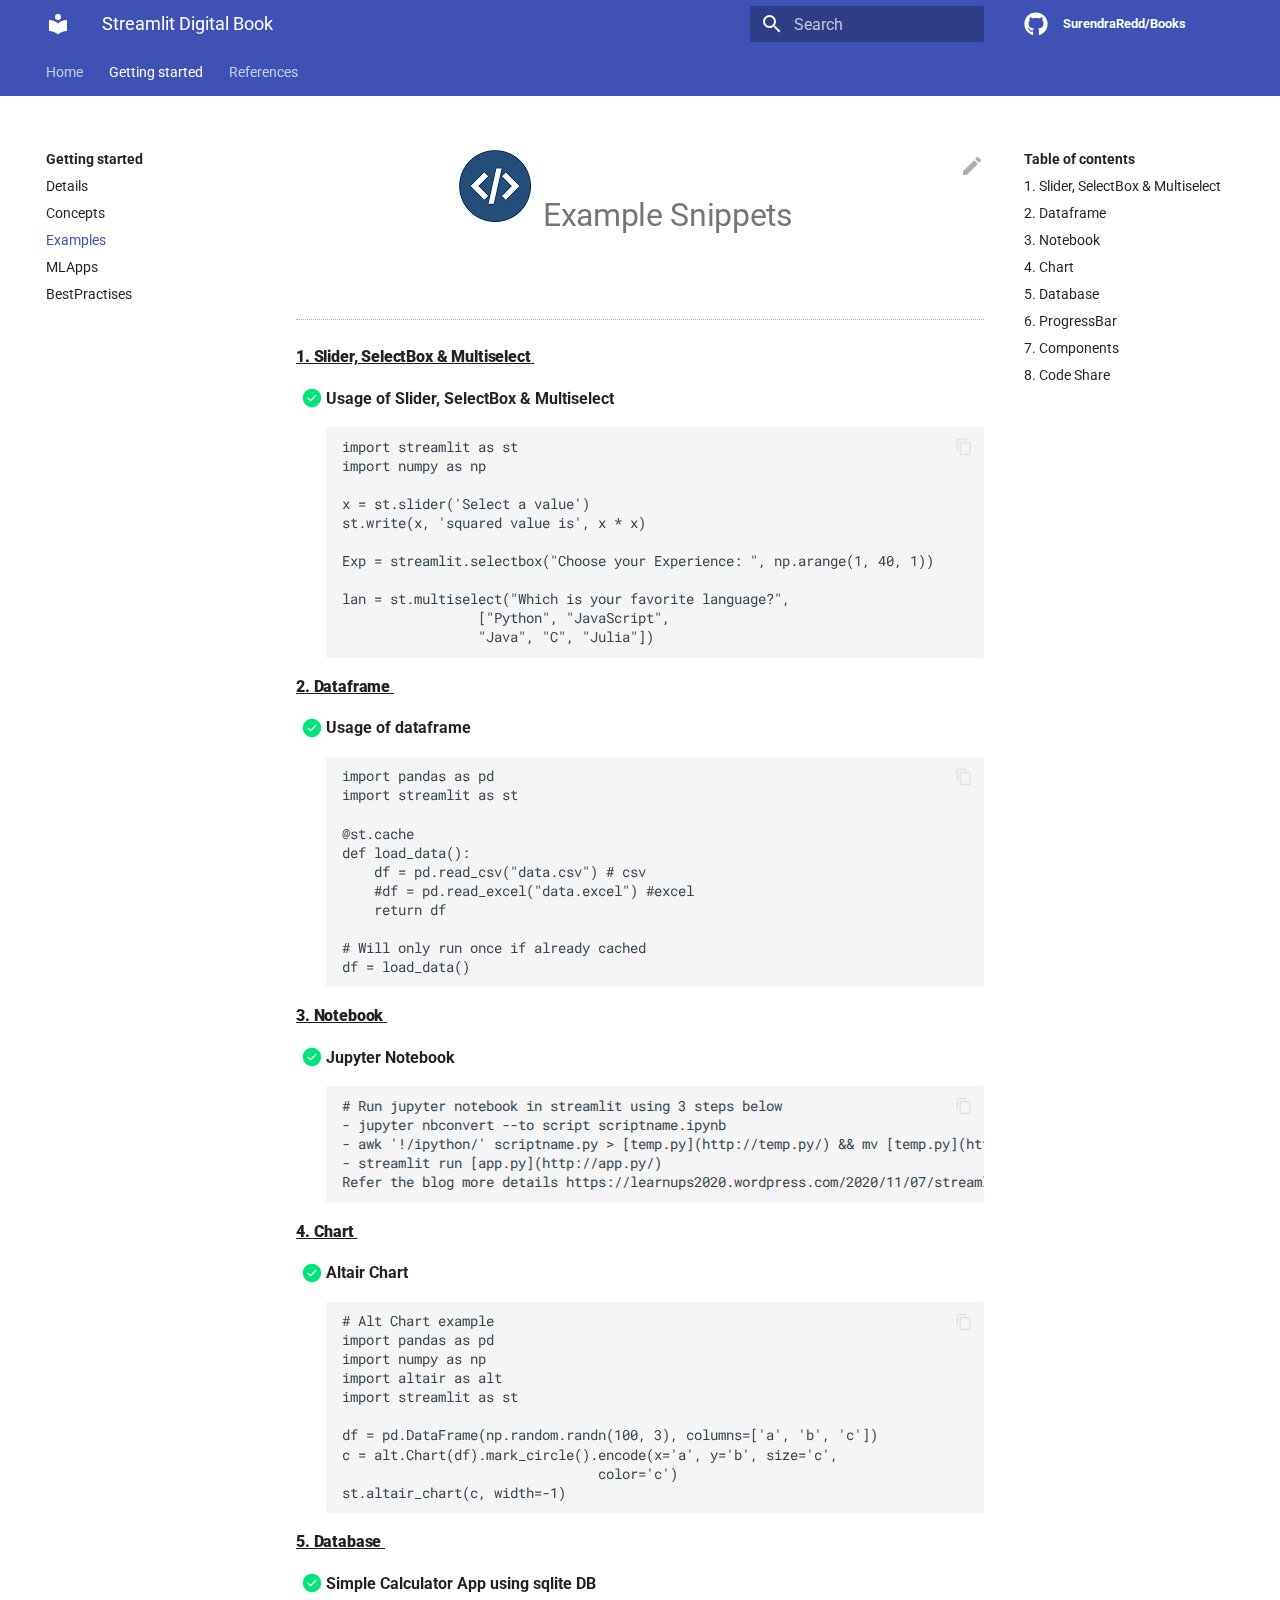
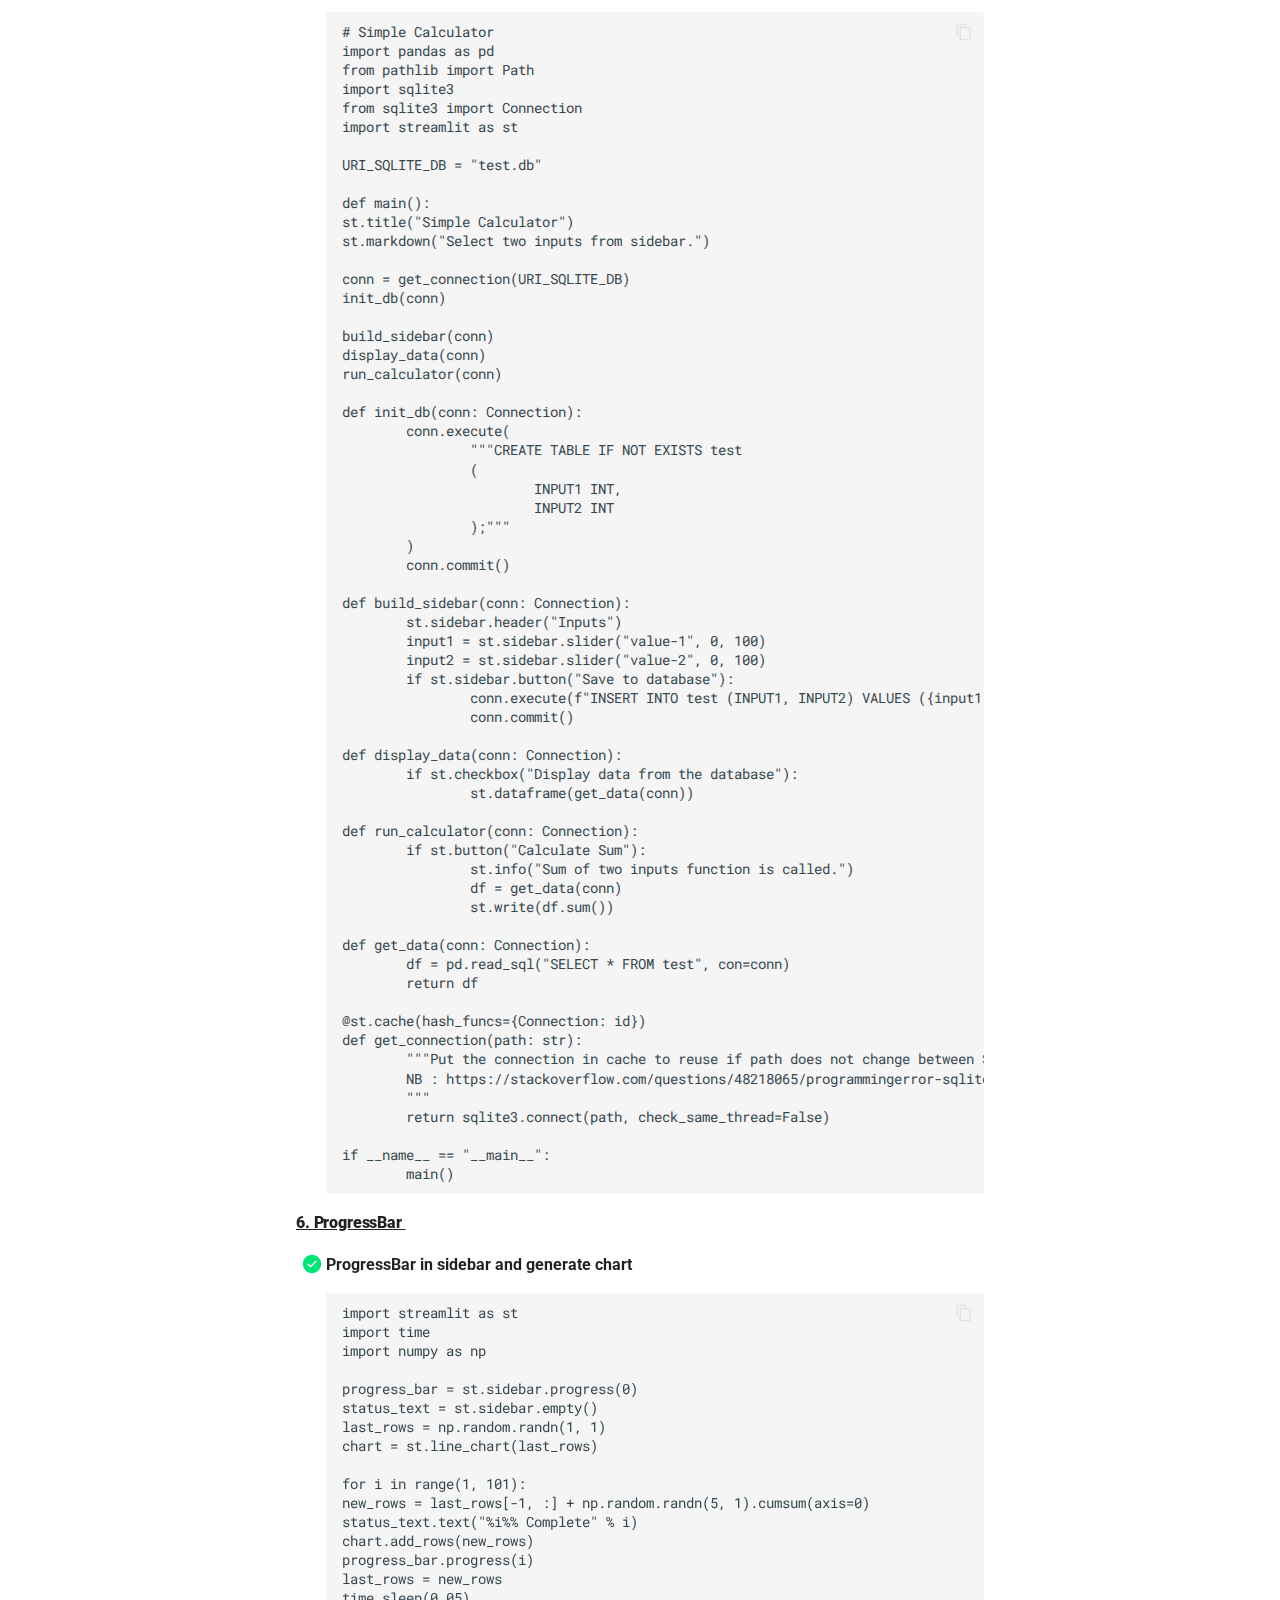
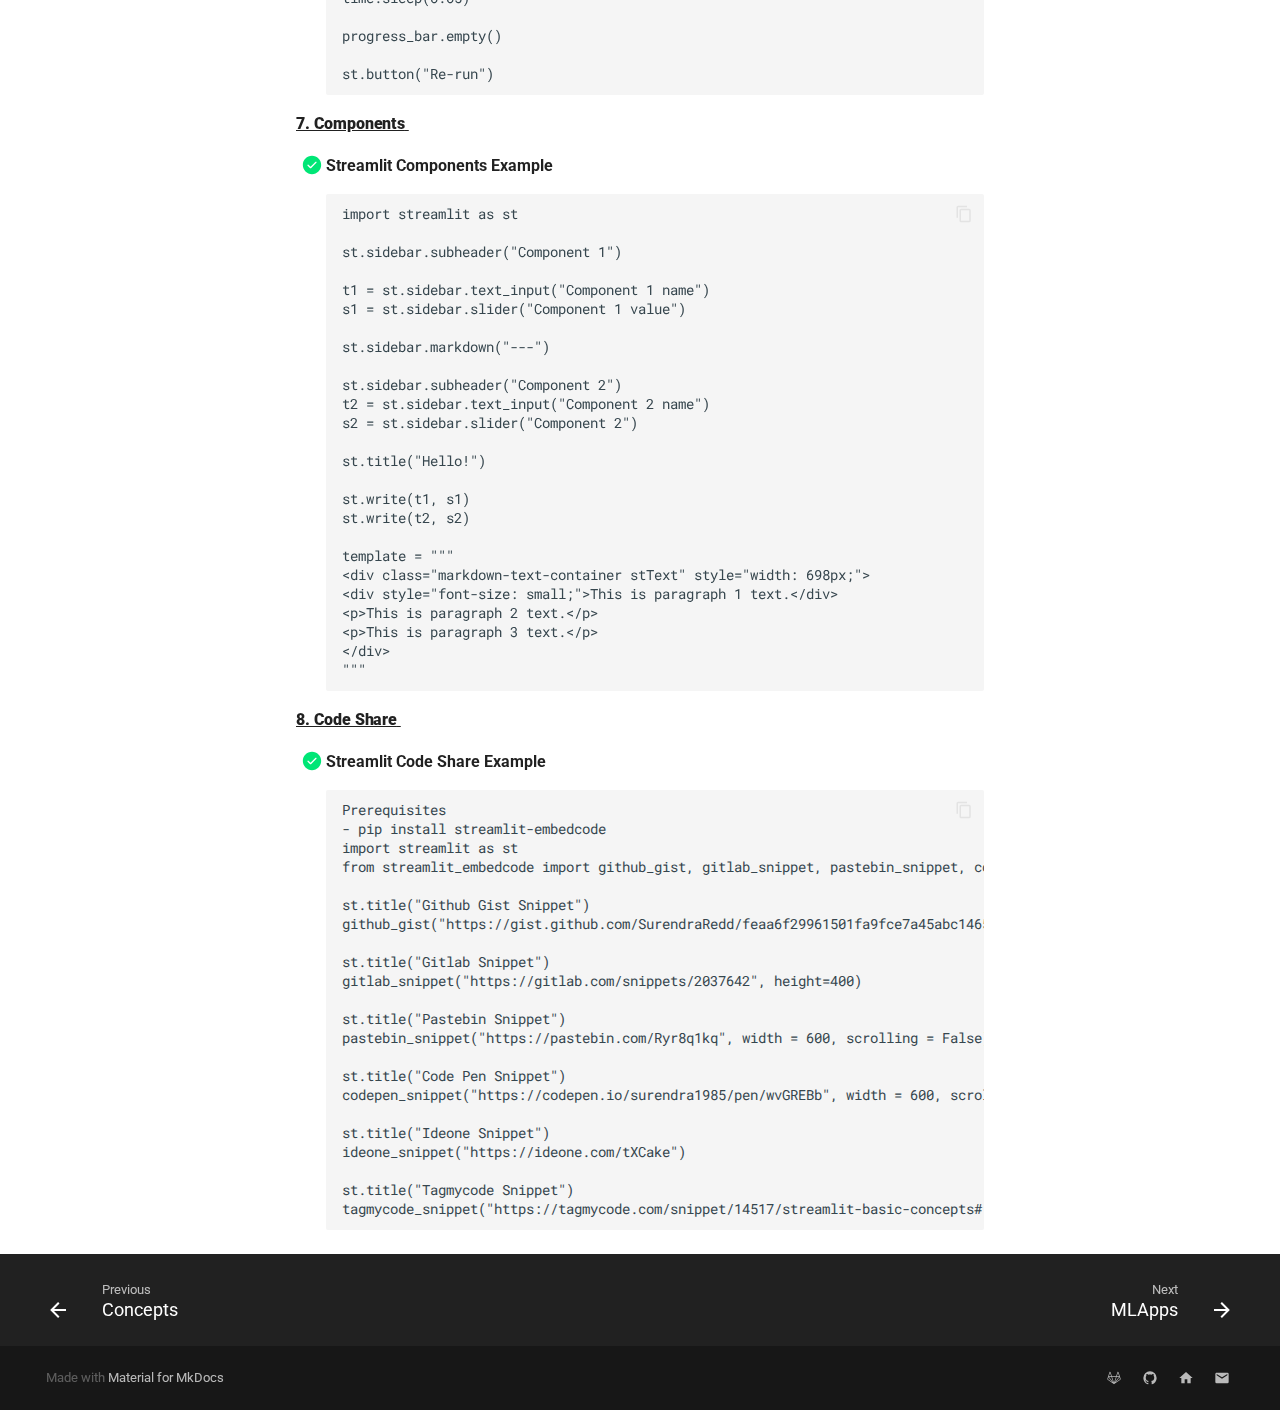
<file: examples.html>
<!doctype html>
<html lang="en" class="no-js">
  <head>
    
      <meta charset="utf-8">
      <meta name="viewport" content="width=device-width,initial-scale=1">
      
        <meta name="description" content="This Book contains the details of python package called streamlit and its usage">
      
      
      
        <meta name="author" content="Surendra Reddy(surendraelectronics@gmail.com)">
      
      <link rel="shortcut icon" href="assets/images/favicon.png">
      <meta name="generator" content="mkdocs-1.1.2, mkdocs-material-6.1.0">
    
    
      
        <title>Examples - Streamlit Digital Book</title>
      
    
    
      <link rel="stylesheet" href="assets/stylesheets/main.bc7e593a.min.css">
      
        
        <link rel="stylesheet" href="assets/stylesheets/palette.ab28b872.min.css">
        
          
          
          <meta name="theme-color" content="#4051b5">
        
      
    
    
    
      
        
        <link href="https://fonts.gstatic.com" rel="preconnect" crossorigin>
        <link rel="stylesheet" href="https://fonts.googleapis.com/css?family=Roboto:300,400,400i,700%7CRoboto+Mono&display=fallback">
        <style>body,input{font-family:"Roboto",-apple-system,BlinkMacSystemFont,Helvetica,Arial,sans-serif}code,kbd,pre{font-family:"Roboto Mono",SFMono-Regular,Consolas,Menlo,monospace}</style>
      
    
    
    
      <link rel="stylesheet" href="stylesheets/extra.css">
    
      <link rel="stylesheet" href="css/version-select.css">
    
    
      
        
<script>window.ga=window.ga||function(){(ga.q=ga.q||[]).push(arguments)},ga.l=+new Date,ga("create","None","auto"),ga("set","anonymizeIp",!0),ga("send","pageview"),document.addEventListener("DOMContentLoaded",function(){document.forms.search&&document.forms.search.query.addEventListener("blur",function(){if(this.value){var e=document.location.pathname;ga("send","pageview",e+"?q="+this.value)}})}),document.addEventListener("DOMContentSwitch",function(){ga("send","pageview",document.location.pathname)})</script>
<script async src="https://www.google-analytics.com/analytics.js"></script>
      
    
    
  </head>
  
  
    
    
    
    
    
    <body dir="ltr" data-md-color-scheme="default" data-md-color-primary="indigo" data-md-color-accent="indigo">
      
  
    <input class="md-toggle" data-md-toggle="drawer" type="checkbox" id="__drawer" autocomplete="off">
    <input class="md-toggle" data-md-toggle="search" type="checkbox" id="__search" autocomplete="off">
    <label class="md-overlay" for="__drawer"></label>
    <div data-md-component="skip">
      
        
        <a href="#example-snippets" class="md-skip">
          Skip to content
        </a>
      
    </div>
    <div data-md-component="announce">
      
    </div>
    
      

  

<header class="md-header" data-md-component="header">
  <nav class="md-header-nav md-grid" aria-label="Header">
    <a href="./index.html" title="Streamlit Digital Book" class="md-header-nav__button md-logo" aria-label="Streamlit Digital Book">
      
  
  <svg xmlns="http://www.w3.org/2000/svg" viewBox="0 0 24 24"><path d="M12 8a3 3 0 003-3 3 3 0 00-3-3 3 3 0 00-3 3 3 3 0 003 3m0 3.54C9.64 9.35 6.5 8 3 8v11c3.5 0 6.64 1.35 9 3.54 2.36-2.19 5.5-3.54 9-3.54V8c-3.5 0-6.64 1.35-9 3.54z"/></svg>

    </a>
    <label class="md-header-nav__button md-icon" for="__drawer">
      <svg xmlns="http://www.w3.org/2000/svg" viewBox="0 0 24 24"><path d="M3 6h18v2H3V6m0 5h18v2H3v-2m0 5h18v2H3v-2z"/></svg>
    </label>
    <div class="md-header-nav__title" data-md-component="header-title">
      
        <div class="md-header-nav__ellipsis">
          <span class="md-header-nav__topic md-ellipsis">
            Streamlit Digital Book
          </span>
          <span class="md-header-nav__topic md-ellipsis">
            
              Examples
            
          </span>
        </div>
      
    </div>
    
      <label class="md-header-nav__button md-icon" for="__search">
        <svg xmlns="http://www.w3.org/2000/svg" viewBox="0 0 24 24"><path d="M9.5 3A6.5 6.5 0 0116 9.5c0 1.61-.59 3.09-1.56 4.23l.27.27h.79l5 5-1.5 1.5-5-5v-.79l-.27-.27A6.516 6.516 0 019.5 16 6.5 6.5 0 013 9.5 6.5 6.5 0 019.5 3m0 2C7 5 5 7 5 9.5S7 14 9.5 14 14 12 14 9.5 12 5 9.5 5z"/></svg>
      </label>
      
<div class="md-search" data-md-component="search" role="dialog">
  <label class="md-search__overlay" for="__search"></label>
  <div class="md-search__inner" role="search">
    <form class="md-search__form" name="search">
      <input type="text" class="md-search__input" name="query" aria-label="Search" placeholder="Search" autocapitalize="off" autocorrect="off" autocomplete="off" spellcheck="false" data-md-component="search-query" data-md-state="active">
      <label class="md-search__icon md-icon" for="__search">
        <svg xmlns="http://www.w3.org/2000/svg" viewBox="0 0 24 24"><path d="M9.5 3A6.5 6.5 0 0116 9.5c0 1.61-.59 3.09-1.56 4.23l.27.27h.79l5 5-1.5 1.5-5-5v-.79l-.27-.27A6.516 6.516 0 019.5 16 6.5 6.5 0 013 9.5 6.5 6.5 0 019.5 3m0 2C7 5 5 7 5 9.5S7 14 9.5 14 14 12 14 9.5 12 5 9.5 5z"/></svg>
        <svg xmlns="http://www.w3.org/2000/svg" viewBox="0 0 24 24"><path d="M20 11v2H8l5.5 5.5-1.42 1.42L4.16 12l7.92-7.92L13.5 5.5 8 11h12z"/></svg>
      </label>
      <button type="reset" class="md-search__icon md-icon" aria-label="Clear" data-md-component="search-reset" tabindex="-1">
        <svg xmlns="http://www.w3.org/2000/svg" viewBox="0 0 24 24"><path d="M19 6.41L17.59 5 12 10.59 6.41 5 5 6.41 10.59 12 5 17.59 6.41 19 12 13.41 17.59 19 19 17.59 13.41 12 19 6.41z"/></svg>
      </button>
    </form>
    <div class="md-search__output">
      <div class="md-search__scrollwrap" data-md-scrollfix>
        <div class="md-search-result" data-md-component="search-result">
          <div class="md-search-result__meta">
            Initializing search
          </div>
          <ol class="md-search-result__list"></ol>
        </div>
      </div>
    </div>
  </div>
</div>
    
    
      <div class="md-header-nav__source">
        
<a href="https://github.com/SurendraRedd/Books/" title="Go to repository" class="md-source">
  <div class="md-source__icon md-icon">
    
    <svg xmlns="http://www.w3.org/2000/svg" viewBox="0 0 496 512"><path d="M165.9 397.4c0 2-2.3 3.6-5.2 3.6-3.3.3-5.6-1.3-5.6-3.6 0-2 2.3-3.6 5.2-3.6 3-.3 5.6 1.3 5.6 3.6zm-31.1-4.5c-.7 2 1.3 4.3 4.3 4.9 2.6 1 5.6 0 6.2-2s-1.3-4.3-4.3-5.2c-2.6-.7-5.5.3-6.2 2.3zm44.2-1.7c-2.9.7-4.9 2.6-4.6 4.9.3 2 2.9 3.3 5.9 2.6 2.9-.7 4.9-2.6 4.6-4.6-.3-1.9-3-3.2-5.9-2.9zM244.8 8C106.1 8 0 113.3 0 252c0 110.9 69.8 205.8 169.5 239.2 12.8 2.3 17.3-5.6 17.3-12.1 0-6.2-.3-40.4-.3-61.4 0 0-70 15-84.7-29.8 0 0-11.4-29.1-27.8-36.6 0 0-22.9-15.7 1.6-15.4 0 0 24.9 2 38.6 25.8 21.9 38.6 58.6 27.5 72.9 20.9 2.3-16 8.8-27.1 16-33.7-55.9-6.2-112.3-14.3-112.3-110.5 0-27.5 7.6-41.3 23.6-58.9-2.6-6.5-11.1-33.3 2.6-67.9 20.9-6.5 69 27 69 27 20-5.6 41.5-8.5 62.8-8.5s42.8 2.9 62.8 8.5c0 0 48.1-33.6 69-27 13.7 34.7 5.2 61.4 2.6 67.9 16 17.7 25.8 31.5 25.8 58.9 0 96.5-58.9 104.2-114.8 110.5 9.2 7.9 17 22.9 17 46.4 0 33.7-.3 75.4-.3 83.6 0 6.5 4.6 14.4 17.3 12.1C428.2 457.8 496 362.9 496 252 496 113.3 383.5 8 244.8 8zM97.2 352.9c-1.3 1-1 3.3.7 5.2 1.6 1.6 3.9 2.3 5.2 1 1.3-1 1-3.3-.7-5.2-1.6-1.6-3.9-2.3-5.2-1zm-10.8-8.1c-.7 1.3.3 2.9 2.3 3.9 1.6 1 3.6.7 4.3-.7.7-1.3-.3-2.9-2.3-3.9-2-.6-3.6-.3-4.3.7zm32.4 35.6c-1.6 1.3-1 4.3 1.3 6.2 2.3 2.3 5.2 2.6 6.5 1 1.3-1.3.7-4.3-1.3-6.2-2.2-2.3-5.2-2.6-6.5-1zm-11.4-14.7c-1.6 1-1.6 3.6 0 5.9 1.6 2.3 4.3 3.3 5.6 2.3 1.6-1.3 1.6-3.9 0-6.2-1.4-2.3-4-3.3-5.6-2z"/></svg>
  </div>
  <div class="md-source__repository">
    SurendraRedd/Books
  </div>
</a>
      </div>
    
  </nav>
</header>
    
    <div class="md-container" data-md-component="container">
      
      
        
          

  

<nav class="md-tabs md-tabs--active" aria-label="Tabs" data-md-component="tabs">
  <div class="md-tabs__inner md-grid">
    <ul class="md-tabs__list">
      
        
  <li class="md-tabs__item">
    
      <a href="index.html" class="md-tabs__link">
        Home
      </a>
    
  </li>

      
        
  
  
    <li class="md-tabs__item">
      
        <a href="introduction.html" class="md-tabs__link md-tabs__link--active">
          Getting started
        </a>
      
    </li>
  

      
        
  
  
    <li class="md-tabs__item">
      
        <a href="references.html" class="md-tabs__link">
          References
        </a>
      
    </li>
  

      
    </ul>
  </div>
</nav>
        
      
      <main class="md-main" data-md-component="main">
        <div class="md-main__inner md-grid">
          
            
              <div class="md-sidebar md-sidebar--primary" data-md-component="navigation">
                <div class="md-sidebar__scrollwrap">
                  <div class="md-sidebar__inner">
                    

  

<nav class="md-nav md-nav--primary" aria-label="Navigation" data-md-level="0">
  <label class="md-nav__title" for="__drawer">
    <a href="./index.html" title="Streamlit Digital Book" class="md-nav__button md-logo" aria-label="Streamlit Digital Book">
      
  
  <svg xmlns="http://www.w3.org/2000/svg" viewBox="0 0 24 24"><path d="M12 8a3 3 0 003-3 3 3 0 00-3-3 3 3 0 00-3 3 3 3 0 003 3m0 3.54C9.64 9.35 6.5 8 3 8v11c3.5 0 6.64 1.35 9 3.54 2.36-2.19 5.5-3.54 9-3.54V8c-3.5 0-6.64 1.35-9 3.54z"/></svg>

    </a>
    Streamlit Digital Book
  </label>
  
    <div class="md-nav__source">
      
<a href="https://github.com/SurendraRedd/Books/" title="Go to repository" class="md-source">
  <div class="md-source__icon md-icon">
    
    <svg xmlns="http://www.w3.org/2000/svg" viewBox="0 0 496 512"><path d="M165.9 397.4c0 2-2.3 3.6-5.2 3.6-3.3.3-5.6-1.3-5.6-3.6 0-2 2.3-3.6 5.2-3.6 3-.3 5.6 1.3 5.6 3.6zm-31.1-4.5c-.7 2 1.3 4.3 4.3 4.9 2.6 1 5.6 0 6.2-2s-1.3-4.3-4.3-5.2c-2.6-.7-5.5.3-6.2 2.3zm44.2-1.7c-2.9.7-4.9 2.6-4.6 4.9.3 2 2.9 3.3 5.9 2.6 2.9-.7 4.9-2.6 4.6-4.6-.3-1.9-3-3.2-5.9-2.9zM244.8 8C106.1 8 0 113.3 0 252c0 110.9 69.8 205.8 169.5 239.2 12.8 2.3 17.3-5.6 17.3-12.1 0-6.2-.3-40.4-.3-61.4 0 0-70 15-84.7-29.8 0 0-11.4-29.1-27.8-36.6 0 0-22.9-15.7 1.6-15.4 0 0 24.9 2 38.6 25.8 21.9 38.6 58.6 27.5 72.9 20.9 2.3-16 8.8-27.1 16-33.7-55.9-6.2-112.3-14.3-112.3-110.5 0-27.5 7.6-41.3 23.6-58.9-2.6-6.5-11.1-33.3 2.6-67.9 20.9-6.5 69 27 69 27 20-5.6 41.5-8.5 62.8-8.5s42.8 2.9 62.8 8.5c0 0 48.1-33.6 69-27 13.7 34.7 5.2 61.4 2.6 67.9 16 17.7 25.8 31.5 25.8 58.9 0 96.5-58.9 104.2-114.8 110.5 9.2 7.9 17 22.9 17 46.4 0 33.7-.3 75.4-.3 83.6 0 6.5 4.6 14.4 17.3 12.1C428.2 457.8 496 362.9 496 252 496 113.3 383.5 8 244.8 8zM97.2 352.9c-1.3 1-1 3.3.7 5.2 1.6 1.6 3.9 2.3 5.2 1 1.3-1 1-3.3-.7-5.2-1.6-1.6-3.9-2.3-5.2-1zm-10.8-8.1c-.7 1.3.3 2.9 2.3 3.9 1.6 1 3.6.7 4.3-.7.7-1.3-.3-2.9-2.3-3.9-2-.6-3.6-.3-4.3.7zm32.4 35.6c-1.6 1.3-1 4.3 1.3 6.2 2.3 2.3 5.2 2.6 6.5 1 1.3-1.3.7-4.3-1.3-6.2-2.2-2.3-5.2-2.6-6.5-1zm-11.4-14.7c-1.6 1-1.6 3.6 0 5.9 1.6 2.3 4.3 3.3 5.6 2.3 1.6-1.3 1.6-3.9 0-6.2-1.4-2.3-4-3.3-5.6-2z"/></svg>
  </div>
  <div class="md-source__repository">
    SurendraRedd/Books
  </div>
</a>
    </div>
  
  <ul class="md-nav__list" data-md-scrollfix>
    
      
      
      


  <li class="md-nav__item">
    <a href="index.html" class="md-nav__link">
      Home
    </a>
  </li>

    
      
      
      

  


  <li class="md-nav__item md-nav__item--active md-nav__item--nested">
    
      <input class="md-nav__toggle md-toggle" data-md-toggle="nav-2" type="checkbox" id="nav-2" checked>
    
    <label class="md-nav__link" for="nav-2">
      Getting started
      <span class="md-nav__icon md-icon"></span>
    </label>
    <nav class="md-nav" aria-label="Getting started" data-md-level="1">
      <label class="md-nav__title" for="nav-2">
        <span class="md-nav__icon md-icon"></span>
        Getting started
      </label>
      <ul class="md-nav__list" data-md-scrollfix>
        
        
          
          
          


  <li class="md-nav__item">
    <a href="introduction.html" class="md-nav__link">
      Details
    </a>
  </li>

        
          
          
          


  <li class="md-nav__item">
    <a href="concepts.html" class="md-nav__link">
      Concepts
    </a>
  </li>

        
          
          
          

  


  <li class="md-nav__item md-nav__item--active">
    
    <input class="md-nav__toggle md-toggle" data-md-toggle="toc" type="checkbox" id="__toc">
    
      
    
    
      <label class="md-nav__link md-nav__link--active" for="__toc">
        Examples
        <span class="md-nav__icon md-icon"></span>
      </label>
    
    <a href="examples.html" class="md-nav__link md-nav__link--active">
      Examples
    </a>
    
      
<nav class="md-nav md-nav--secondary" aria-label="Table of contents">
  
  
    
  
  
    <label class="md-nav__title" for="__toc">
      <span class="md-nav__icon md-icon"></span>
      Table of contents
    </label>
    <ul class="md-nav__list" data-md-scrollfix>
      
        <li class="md-nav__item">
  <a href="#1-slider-selectbox-multiselect" class="md-nav__link">
      1. Slider, SelectBox &amp; Multiselect 
  </a>
  
</li>
      
        <li class="md-nav__item">
  <a href="#2-dataframe" class="md-nav__link">
      2. Dataframe 
  </a>
  
</li>
      
        <li class="md-nav__item">
  <a href="#3-notebook" class="md-nav__link">
      3. Notebook 
  </a>
  
</li>
      
        <li class="md-nav__item">
  <a href="#4-chart" class="md-nav__link">
      4. Chart 
  </a>
  
</li>
      
        <li class="md-nav__item">
  <a href="#5-database" class="md-nav__link">
      5. Database 
  </a>
  
</li>
      
        <li class="md-nav__item">
  <a href="#6-progressbar" class="md-nav__link">
      6. ProgressBar 
  </a>
  
</li>
      
        <li class="md-nav__item">
  <a href="#7-components" class="md-nav__link">
      7. Components 
  </a>
  
</li>
      
        <li class="md-nav__item">
  <a href="#8-code-share" class="md-nav__link">
      8. Code Share 
  </a>
  
</li>
      
    </ul>
  
</nav>
    
  </li>

        
          
          
          


  <li class="md-nav__item">
    <a href="mlapps.html" class="md-nav__link">
      MLApps
    </a>
  </li>

        
          
          
          


  <li class="md-nav__item">
    <a href="bestpractices.html" class="md-nav__link">
      BestPractises
    </a>
  </li>

        
      </ul>
    </nav>
  </li>

    
      
      
      


  <li class="md-nav__item md-nav__item--nested">
    
      <input class="md-nav__toggle md-toggle" data-md-toggle="nav-3" type="checkbox" id="nav-3">
    
    <label class="md-nav__link" for="nav-3">
      References
      <span class="md-nav__icon md-icon"></span>
    </label>
    <nav class="md-nav" aria-label="References" data-md-level="1">
      <label class="md-nav__title" for="nav-3">
        <span class="md-nav__icon md-icon"></span>
        References
      </label>
      <ul class="md-nav__list" data-md-scrollfix>
        
        
          
          
          


  <li class="md-nav__item">
    <a href="references.html" class="md-nav__link">
      Links
    </a>
  </li>

        
      </ul>
    </nav>
  </li>

    
  </ul>
</nav>
                  </div>
                </div>
              </div>
            
            
              <div class="md-sidebar md-sidebar--secondary" data-md-component="toc">
                <div class="md-sidebar__scrollwrap">
                  <div class="md-sidebar__inner">
                    
<nav class="md-nav md-nav--secondary" aria-label="Table of contents">
  
  
    
  
  
    <label class="md-nav__title" for="__toc">
      <span class="md-nav__icon md-icon"></span>
      Table of contents
    </label>
    <ul class="md-nav__list" data-md-scrollfix>
      
        <li class="md-nav__item">
  <a href="#1-slider-selectbox-multiselect" class="md-nav__link">
      1. Slider, SelectBox &amp; Multiselect 
  </a>
  
</li>
      
        <li class="md-nav__item">
  <a href="#2-dataframe" class="md-nav__link">
      2. Dataframe 
  </a>
  
</li>
      
        <li class="md-nav__item">
  <a href="#3-notebook" class="md-nav__link">
      3. Notebook 
  </a>
  
</li>
      
        <li class="md-nav__item">
  <a href="#4-chart" class="md-nav__link">
      4. Chart 
  </a>
  
</li>
      
        <li class="md-nav__item">
  <a href="#5-database" class="md-nav__link">
      5. Database 
  </a>
  
</li>
      
        <li class="md-nav__item">
  <a href="#6-progressbar" class="md-nav__link">
      6. ProgressBar 
  </a>
  
</li>
      
        <li class="md-nav__item">
  <a href="#7-components" class="md-nav__link">
      7. Components 
  </a>
  
</li>
      
        <li class="md-nav__item">
  <a href="#8-code-share" class="md-nav__link">
      8. Code Share 
  </a>
  
</li>
      
    </ul>
  
</nav>
                  </div>
                </div>
              </div>
            
          
          <div class="md-content">
            <article class="md-content__inner md-typeset">
              
                
                  <a href="https://github.com/SurendraRedd/Books/edit/master/docs/examples.md" title="Edit this page" class="md-content__button md-icon">
                    <svg xmlns="http://www.w3.org/2000/svg" viewBox="0 0 24 24"><path d="M20.71 7.04c.39-.39.39-1.04 0-1.41l-2.34-2.34c-.37-.39-1.02-.39-1.41 0l-1.84 1.83 3.75 3.75M3 17.25V21h3.75L17.81 9.93l-3.75-3.75L3 17.25z"/></svg>
                  </a>
                
                
                <h1 id="example-snippets"><center><img alt="" src="images/Code.png" /><strong> Example Snippets </strong></center><a class="headerlink" href="#example-snippets" title="Permanent link">&para;</a></h1>
<hr />
<h4 id="1-slider-selectbox-multiselect"><u> <strong> 1. Slider, SelectBox &amp; Multiselect</strong> </u><a class="headerlink" href="#1-slider-selectbox-multiselect" title="Permanent link">&para;</a></h4>
<ul class="task-list">
<li class="task-list-item"><label class="task-list-control"><input type="checkbox" disabled checked/><span class="task-list-indicator"></span></label> <strong>Usage of Slider, SelectBox &amp; Multiselect</strong><pre><code>import streamlit as st
import numpy as np

x = st.slider('Select a value')
st.write(x, 'squared value is', x * x)

Exp = streamlit.selectbox("Choose your Experience: ", np.arange(1, 40, 1))

lan = st.multiselect("Which is your favorite language?", 
                 ["Python", "JavaScript",
                 "Java", "C", "Julia"])
</code></pre>
</li>
</ul>
<h4 id="2-dataframe"><u> <strong> 2. Dataframe</strong> </u><a class="headerlink" href="#2-dataframe" title="Permanent link">&para;</a></h4>
<ul class="task-list">
<li class="task-list-item"><label class="task-list-control"><input type="checkbox" disabled checked/><span class="task-list-indicator"></span></label> <strong>Usage of dataframe</strong><pre><code>import pandas as pd
import streamlit as st

@st.cache
def load_data():
    df = pd.read_csv("data.csv") # csv
    #df = pd.read_excel("data.excel") #excel
    return df

# Will only run once if already cached
df = load_data()
</code></pre>
</li>
</ul>
<h4 id="3-notebook"><u> <strong> 3. Notebook</strong> </u><a class="headerlink" href="#3-notebook" title="Permanent link">&para;</a></h4>
<ul class="task-list">
<li class="task-list-item"><label class="task-list-control"><input type="checkbox" disabled checked/><span class="task-list-indicator"></span></label> <strong>Jupyter Notebook</strong><pre><code># Run jupyter notebook in streamlit using 3 steps below
- jupyter nbconvert --to script scriptname.ipynb
- awk '!/ipython/' scriptname.py &gt; [temp.py](http://temp.py/) &amp;&amp; mv [temp.py](http://temp.py/) [app.py](http://app.py/) &amp;&amp; rm scriptname.py
- streamlit run [app.py](http://app.py/)
Refer the blog more details https://learnups2020.wordpress.com/2020/11/07/streamlit-code-running-from-jupyter-notebook/
</code></pre>
</li>
</ul>
<h4 id="4-chart"><u> <strong> 4. Chart</strong> </u><a class="headerlink" href="#4-chart" title="Permanent link">&para;</a></h4>
<ul class="task-list">
<li class="task-list-item"><label class="task-list-control"><input type="checkbox" disabled checked/><span class="task-list-indicator"></span></label> <strong>Altair Chart</strong><pre><code># Alt Chart example
import pandas as pd
import numpy as np
import altair as alt
import streamlit as st

df = pd.DataFrame(np.random.randn(100, 3), columns=['a', 'b', 'c'])
c = alt.Chart(df).mark_circle().encode(x='a', y='b', size='c',  
                                color='c')
st.altair_chart(c, width=-1)
</code></pre>
</li>
</ul>
<h4 id="5-database"><u> <strong> 5. Database</strong> </u><a class="headerlink" href="#5-database" title="Permanent link">&para;</a></h4>
<ul class="task-list">
<li class="task-list-item"><label class="task-list-control"><input type="checkbox" disabled checked/><span class="task-list-indicator"></span></label> <strong>Simple Calculator App using sqlite DB</strong><pre><code># Simple Calculator
import pandas as pd
from pathlib import Path
import sqlite3
from sqlite3 import Connection
import streamlit as st

URI_SQLITE_DB = "test.db"

def main():
st.title("Simple Calculator")
st.markdown("Select two inputs from sidebar.")

conn = get_connection(URI_SQLITE_DB)
init_db(conn)

build_sidebar(conn)
display_data(conn)
run_calculator(conn)

def init_db(conn: Connection):
        conn.execute(
                """CREATE TABLE IF NOT EXISTS test
                (
                        INPUT1 INT,
                        INPUT2 INT
                );"""
        )
        conn.commit()

def build_sidebar(conn: Connection):
        st.sidebar.header("Inputs")
        input1 = st.sidebar.slider("value-1", 0, 100)
        input2 = st.sidebar.slider("value-2", 0, 100)
        if st.sidebar.button("Save to database"):
                conn.execute(f"INSERT INTO test (INPUT1, INPUT2) VALUES ({input1}, {input2})")
                conn.commit()

def display_data(conn: Connection):
        if st.checkbox("Display data from the database"):
                st.dataframe(get_data(conn))

def run_calculator(conn: Connection):
        if st.button("Calculate Sum"):
                st.info("Sum of two inputs function is called.")
                df = get_data(conn)
                st.write(df.sum())

def get_data(conn: Connection):
        df = pd.read_sql("SELECT * FROM test", con=conn)
        return df

@st.cache(hash_funcs={Connection: id})
def get_connection(path: str):
        """Put the connection in cache to reuse if path does not change between Streamlit reruns.
        NB : https://stackoverflow.com/questions/48218065/programmingerror-sqlite-objects-created-in-a-thread-can-only-be-used-in-that-sa
        """
        return sqlite3.connect(path, check_same_thread=False)

if __name__ == "__main__":
        main()
</code></pre>
</li>
</ul>
<h4 id="6-progressbar"><u> <strong> 6. ProgressBar</strong> </u><a class="headerlink" href="#6-progressbar" title="Permanent link">&para;</a></h4>
<ul class="task-list">
<li class="task-list-item"><label class="task-list-control"><input type="checkbox" disabled checked/><span class="task-list-indicator"></span></label> <strong>ProgressBar in sidebar and generate chart</strong><pre><code>import streamlit as st 
import time 
import numpy as np

progress_bar = st.sidebar.progress(0)
status_text = st.sidebar.empty()
last_rows = np.random.randn(1, 1)
chart = st.line_chart(last_rows)

for i in range(1, 101):
new_rows = last_rows[-1, :] + np.random.randn(5, 1).cumsum(axis=0)
status_text.text("%i%% Complete" % i)
chart.add_rows(new_rows)
progress_bar.progress(i)
last_rows = new_rows
time.sleep(0.05)

progress_bar.empty()

st.button("Re-run")
</code></pre>
</li>
</ul>
<h4 id="7-components"><u> <strong> 7. Components</strong> </u><a class="headerlink" href="#7-components" title="Permanent link">&para;</a></h4>
<ul class="task-list">
<li class="task-list-item"><label class="task-list-control"><input type="checkbox" disabled checked/><span class="task-list-indicator"></span></label> <strong>Streamlit Components Example</strong><pre><code>import streamlit as st

st.sidebar.subheader("Component 1")

t1 = st.sidebar.text_input("Component 1 name")
s1 = st.sidebar.slider("Component 1 value")

st.sidebar.markdown("---")

st.sidebar.subheader("Component 2")
t2 = st.sidebar.text_input("Component 2 name")
s2 = st.sidebar.slider("Component 2")

st.title("Hello!")

st.write(t1, s1)
st.write(t2, s2)

template = """
&lt;div class="markdown-text-container stText" style="width: 698px;"&gt;
&lt;div style="font-size: small;"&gt;This is paragraph 1 text.&lt;/div&gt;
&lt;p&gt;This is paragraph 2 text.&lt;/p&gt;
&lt;p&gt;This is paragraph 3 text.&lt;/p&gt;
&lt;/div&gt;
"""
</code></pre>
</li>
</ul>
<h4 id="8-code-share"><u> <strong> 8. Code Share</strong> </u><a class="headerlink" href="#8-code-share" title="Permanent link">&para;</a></h4>
<ul class="task-list">
<li class="task-list-item"><label class="task-list-control"><input type="checkbox" disabled checked/><span class="task-list-indicator"></span></label> <strong>Streamlit Code Share Example</strong><pre><code>Prerequisites
- pip install streamlit-embedcode
import streamlit as st
from streamlit_embedcode import github_gist, gitlab_snippet, pastebin_snippet, codepen_snippet, ideone_snippet, tagmycode_snippet

st.title("Github Gist Snippet")
github_gist("https://gist.github.com/SurendraRedd/feaa6f29961501fa9fce7a45abc14651")

st.title("Gitlab Snippet")
gitlab_snippet("https://gitlab.com/snippets/2037642", height=400)

st.title("Pastebin Snippet")
pastebin_snippet("https://pastebin.com/Ryr8q1kq", width = 600, scrolling = False)

st.title("Code Pen Snippet")
codepen_snippet("https://codepen.io/surendra1985/pen/wvGREBb", width = 600, scrolling = False)

st.title("Ideone Snippet")
ideone_snippet("https://ideone.com/tXCake")

st.title("Tagmycode Snippet")
tagmycode_snippet("https://tagmycode.com/snippet/14517/streamlit-basic-concepts#.X6fD8WgzZPY")
</code></pre>
</li>
</ul>
                
              
              
                


              
            </article>
          </div>
        </div>
      </main>
      
        
<footer class="md-footer">
  
    <div class="md-footer-nav">
      <nav class="md-footer-nav__inner md-grid" aria-label="Footer">
        
          <a href="concepts.html" class="md-footer-nav__link md-footer-nav__link--prev" rel="prev">
            <div class="md-footer-nav__button md-icon">
              <svg xmlns="http://www.w3.org/2000/svg" viewBox="0 0 24 24"><path d="M20 11v2H8l5.5 5.5-1.42 1.42L4.16 12l7.92-7.92L13.5 5.5 8 11h12z"/></svg>
            </div>
            <div class="md-footer-nav__title">
              <div class="md-ellipsis">
                <span class="md-footer-nav__direction">
                  Previous
                </span>
                Concepts
              </div>
            </div>
          </a>
        
        
          <a href="mlapps.html" class="md-footer-nav__link md-footer-nav__link--next" rel="next">
            <div class="md-footer-nav__title">
              <div class="md-ellipsis">
                <span class="md-footer-nav__direction">
                  Next
                </span>
                MLApps
              </div>
            </div>
            <div class="md-footer-nav__button md-icon">
              <svg xmlns="http://www.w3.org/2000/svg" viewBox="0 0 24 24"><path d="M4 11v2h12l-5.5 5.5 1.42 1.42L19.84 12l-7.92-7.92L10.5 5.5 16 11H4z"/></svg>
            </div>
          </a>
        
      </nav>
    </div>
  
  <div class="md-footer-meta md-typeset">
    <div class="md-footer-meta__inner md-grid">
      <div class="md-footer-copyright">
        
        Made with
        <a href="https://squidfunk.github.io/mkdocs-material/" target="_blank" rel="noopener">
          Material for MkDocs
        </a>
      </div>
      
  <div class="md-footer-social">
    
      
      
        
        
      
      <a href="https://gitlab.com/surendraelectronics" target="_blank" rel="noopener" title="gitlab.com" class="md-footer-social__link">
        <svg xmlns="http://www.w3.org/2000/svg" viewBox="0 0 24 24"><path d="M21.94 13.11l-1.05-3.22c0-.03-.01-.06-.02-.09l-2.11-6.48a.859.859 0 00-.8-.57c-.36 0-.68.25-.79.58l-2 6.17H8.84L6.83 3.33a.851.851 0 00-.79-.58c-.37 0-.69.25-.8.58L3.13 9.82v.01l-1.07 3.28c-.16.5.01 1.04.44 1.34l9.22 6.71c.17.12.39.12.56-.01l9.22-6.7c.43-.3.6-.84.44-1.34M8.15 10.45l2.57 7.91-6.17-7.91m8.73 7.92l2.47-7.59.1-.33h3.61l-5.59 7.16m4.1-13.67l1.81 5.56h-3.62m-1.3.95l-1.79 5.51L12 19.24l-2.86-8.79M6.03 3.94L7.84 9.5H4.23m-1.18 4.19c-.09-.07-.13-.19-.09-.29l.79-2.43 5.82 7.45m11.38-4.73l-6.51 4.73.02-.03 5.79-7.42.79 2.43c.04.1 0 .22-.09.29"/></svg>
      </a>
    
      
      
        
        
      
      <a href="https://github.com/SurendraRedd" target="_blank" rel="noopener" title="github.com" class="md-footer-social__link">
        <svg xmlns="http://www.w3.org/2000/svg" viewBox="0 0 24 24"><path d="M12 2A10 10 0 002 12c0 4.42 2.87 8.17 6.84 9.5.5.08.66-.23.66-.5v-1.69c-2.77.6-3.36-1.34-3.36-1.34-.46-1.16-1.11-1.47-1.11-1.47-.91-.62.07-.6.07-.6 1 .07 1.53 1.03 1.53 1.03.87 1.52 2.34 1.07 2.91.83.09-.65.35-1.09.63-1.34-2.22-.25-4.55-1.11-4.55-4.92 0-1.11.38-2 1.03-2.71-.1-.25-.45-1.29.1-2.64 0 0 .84-.27 2.75 1.02.79-.22 1.65-.33 2.5-.33.85 0 1.71.11 2.5.33 1.91-1.29 2.75-1.02 2.75-1.02.55 1.35.2 2.39.1 2.64.65.71 1.03 1.6 1.03 2.71 0 3.82-2.34 4.66-4.57 4.91.36.31.69.92.69 1.85V21c0 .27.16.59.67.5C19.14 20.16 22 16.42 22 12A10 10 0 0012 2z"/></svg>
      </a>
    
      
      
        
        
      
      <a href="https://learnups2020.wordpress.com/" target="_blank" rel="noopener" title="learnups2020.wordpress.com" class="md-footer-social__link">
        <svg xmlns="http://www.w3.org/2000/svg" viewBox="0 0 24 24"><path d="M10 20v-6h4v6h5v-8h3L12 3 2 12h3v8h5z"/></svg>
      </a>
    
      
      
      <a href="NA" target="_blank" rel="noopener" title="" class="md-footer-social__link">
        <svg xmlns="http://www.w3.org/2000/svg" viewBox="0 0 24 24"><path d="M20 8l-8 5-8-5V6l8 5 8-5m0-2H4c-1.11 0-2 .89-2 2v12a2 2 0 002 2h16a2 2 0 002-2V6a2 2 0 00-2-2z"/></svg>
      </a>
    
  </div>

    </div>
  </div>
</footer>
      
    </div>
    
      <script src="assets/javascripts/vendor.6a3d08fc.min.js"></script>
      <script src="assets/javascripts/bundle.71201edf.min.js"></script><script id="__lang" type="application/json">{"clipboard.copy": "Copy to clipboard", "clipboard.copied": "Copied to clipboard", "search.config.lang": "en", "search.config.pipeline": "trimmer, stopWordFilter", "search.config.separator": "[\\s\\-]+", "search.placeholder": "Search", "search.result.placeholder": "Type to start searching", "search.result.none": "No matching documents", "search.result.one": "1 matching document", "search.result.other": "# matching documents", "search.result.more.one": "1 more on this page", "search.result.more.other": "# more on this page", "search.result.term.missing": "Missing"}</script>
      
      <script>
        app = initialize({
          base: ".",
          features: ['navigation.tabs', 'search.highlight'],
          search: Object.assign({
            worker: "assets/javascripts/worker/search.4ac00218.min.js"
          }, typeof search !== "undefined" && search)
        })
      </script>
      
        <script src="js/version-select.js"></script>
      
    
  </body>
</html>
</file>
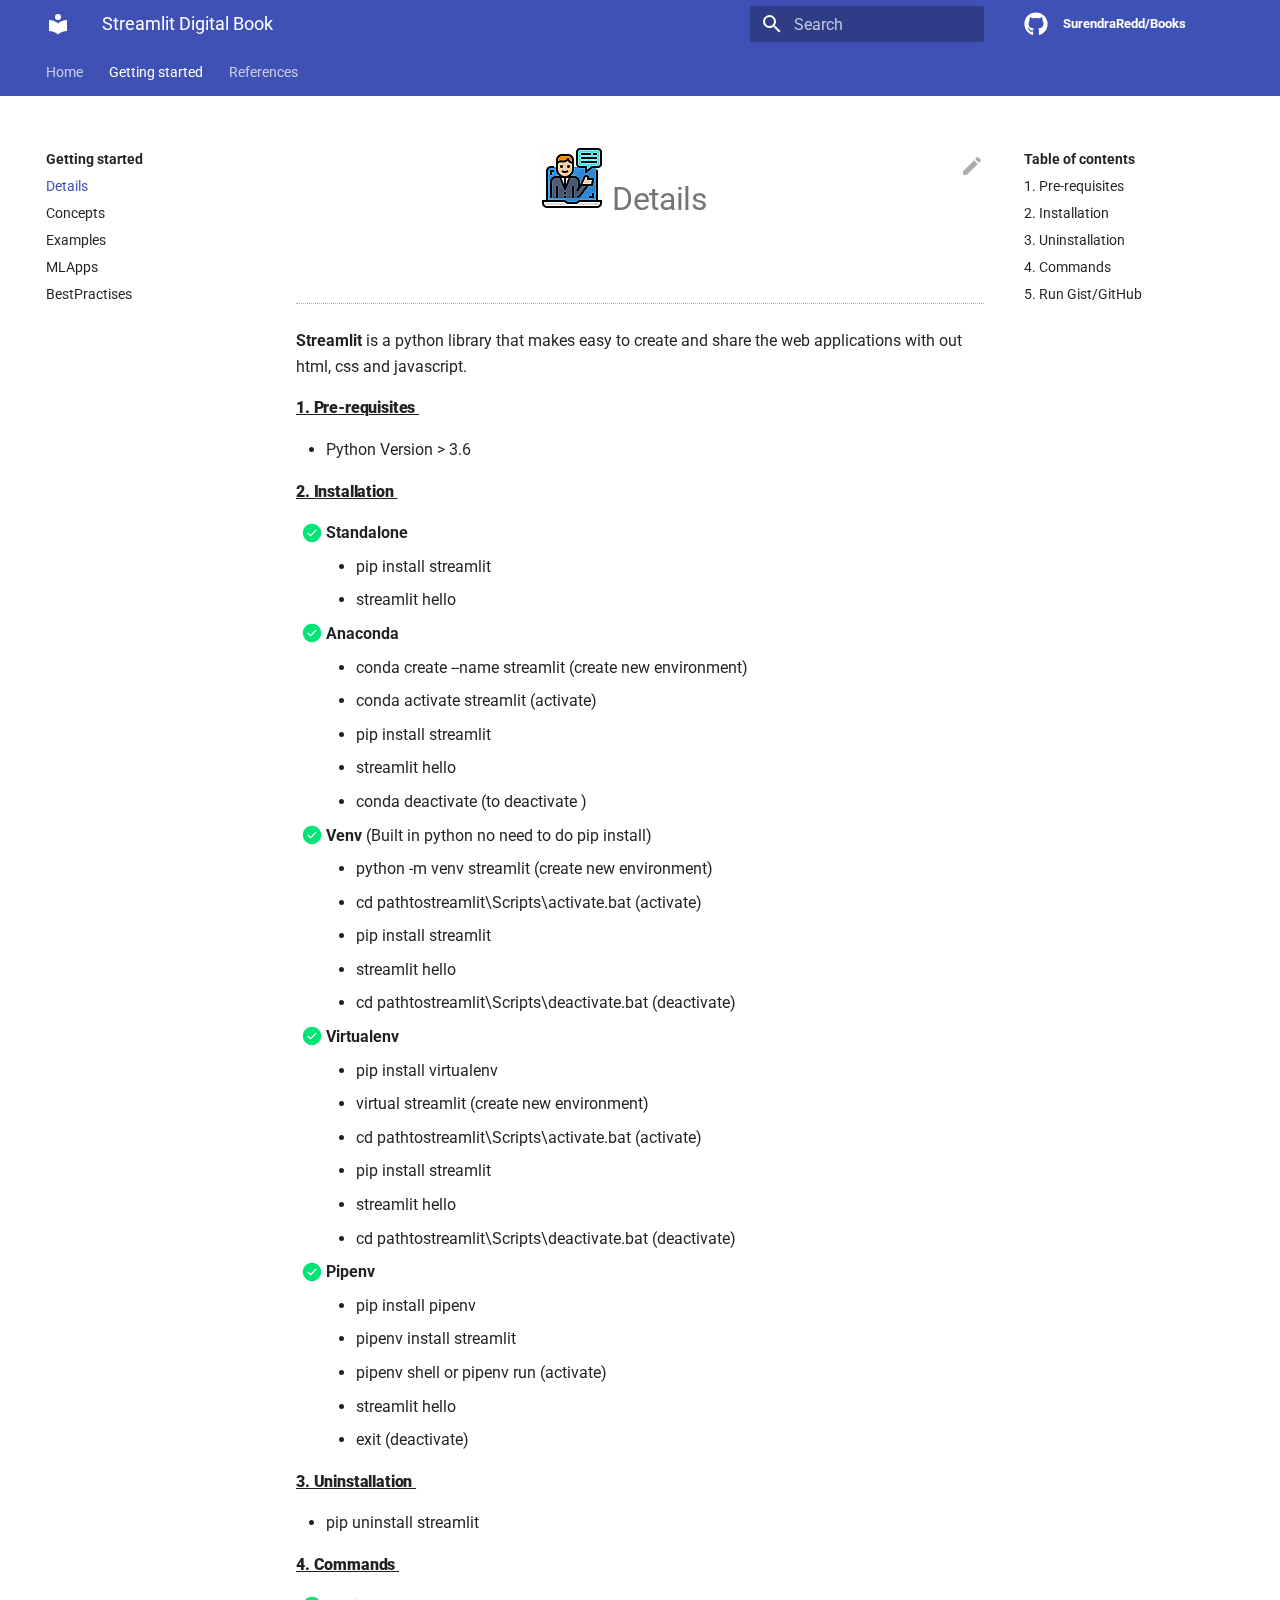
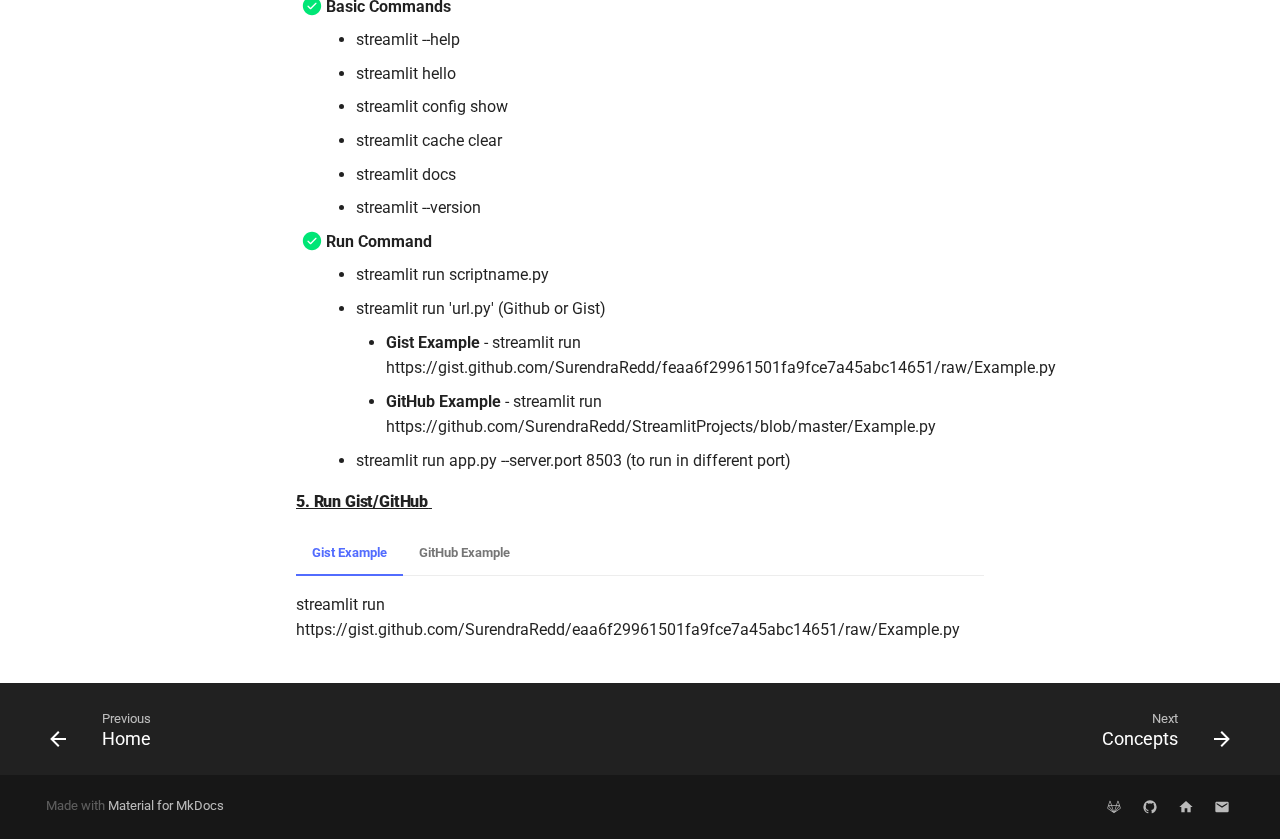
<file: introduction.html>
<!doctype html>
<html lang="en" class="no-js">
  <head>
    
      <meta charset="utf-8">
      <meta name="viewport" content="width=device-width,initial-scale=1">
      
        <meta name="description" content="This Book contains the details of python package called streamlit and its usage">
      
      
      
        <meta name="author" content="Surendra Reddy(surendraelectronics@gmail.com)">
      
      <link rel="shortcut icon" href="assets/images/favicon.png">
      <meta name="generator" content="mkdocs-1.1.2, mkdocs-material-6.1.0">
    
    
      
        <title>Details - Streamlit Digital Book</title>
      
    
    
      <link rel="stylesheet" href="assets/stylesheets/main.bc7e593a.min.css">
      
        
        <link rel="stylesheet" href="assets/stylesheets/palette.ab28b872.min.css">
        
          
          
          <meta name="theme-color" content="#4051b5">
        
      
    
    
    
      
        
        <link href="https://fonts.gstatic.com" rel="preconnect" crossorigin>
        <link rel="stylesheet" href="https://fonts.googleapis.com/css?family=Roboto:300,400,400i,700%7CRoboto+Mono&display=fallback">
        <style>body,input{font-family:"Roboto",-apple-system,BlinkMacSystemFont,Helvetica,Arial,sans-serif}code,kbd,pre{font-family:"Roboto Mono",SFMono-Regular,Consolas,Menlo,monospace}</style>
      
    
    
    
      <link rel="stylesheet" href="stylesheets/extra.css">
    
      <link rel="stylesheet" href="css/version-select.css">
    
    
      
        
<script>window.ga=window.ga||function(){(ga.q=ga.q||[]).push(arguments)},ga.l=+new Date,ga("create","None","auto"),ga("set","anonymizeIp",!0),ga("send","pageview"),document.addEventListener("DOMContentLoaded",function(){document.forms.search&&document.forms.search.query.addEventListener("blur",function(){if(this.value){var e=document.location.pathname;ga("send","pageview",e+"?q="+this.value)}})}),document.addEventListener("DOMContentSwitch",function(){ga("send","pageview",document.location.pathname)})</script>
<script async src="https://www.google-analytics.com/analytics.js"></script>
      
    
    
  </head>
  
  
    
    
    
    
    
    <body dir="ltr" data-md-color-scheme="default" data-md-color-primary="indigo" data-md-color-accent="indigo">
      
  
    <input class="md-toggle" data-md-toggle="drawer" type="checkbox" id="__drawer" autocomplete="off">
    <input class="md-toggle" data-md-toggle="search" type="checkbox" id="__search" autocomplete="off">
    <label class="md-overlay" for="__drawer"></label>
    <div data-md-component="skip">
      
        
        <a href="#details" class="md-skip">
          Skip to content
        </a>
      
    </div>
    <div data-md-component="announce">
      
    </div>
    
      

  

<header class="md-header" data-md-component="header">
  <nav class="md-header-nav md-grid" aria-label="Header">
    <a href="./index.html" title="Streamlit Digital Book" class="md-header-nav__button md-logo" aria-label="Streamlit Digital Book">
      
  
  <svg xmlns="http://www.w3.org/2000/svg" viewBox="0 0 24 24"><path d="M12 8a3 3 0 003-3 3 3 0 00-3-3 3 3 0 00-3 3 3 3 0 003 3m0 3.54C9.64 9.35 6.5 8 3 8v11c3.5 0 6.64 1.35 9 3.54 2.36-2.19 5.5-3.54 9-3.54V8c-3.5 0-6.64 1.35-9 3.54z"/></svg>

    </a>
    <label class="md-header-nav__button md-icon" for="__drawer">
      <svg xmlns="http://www.w3.org/2000/svg" viewBox="0 0 24 24"><path d="M3 6h18v2H3V6m0 5h18v2H3v-2m0 5h18v2H3v-2z"/></svg>
    </label>
    <div class="md-header-nav__title" data-md-component="header-title">
      
        <div class="md-header-nav__ellipsis">
          <span class="md-header-nav__topic md-ellipsis">
            Streamlit Digital Book
          </span>
          <span class="md-header-nav__topic md-ellipsis">
            
              Details
            
          </span>
        </div>
      
    </div>
    
      <label class="md-header-nav__button md-icon" for="__search">
        <svg xmlns="http://www.w3.org/2000/svg" viewBox="0 0 24 24"><path d="M9.5 3A6.5 6.5 0 0116 9.5c0 1.61-.59 3.09-1.56 4.23l.27.27h.79l5 5-1.5 1.5-5-5v-.79l-.27-.27A6.516 6.516 0 019.5 16 6.5 6.5 0 013 9.5 6.5 6.5 0 019.5 3m0 2C7 5 5 7 5 9.5S7 14 9.5 14 14 12 14 9.5 12 5 9.5 5z"/></svg>
      </label>
      
<div class="md-search" data-md-component="search" role="dialog">
  <label class="md-search__overlay" for="__search"></label>
  <div class="md-search__inner" role="search">
    <form class="md-search__form" name="search">
      <input type="text" class="md-search__input" name="query" aria-label="Search" placeholder="Search" autocapitalize="off" autocorrect="off" autocomplete="off" spellcheck="false" data-md-component="search-query" data-md-state="active">
      <label class="md-search__icon md-icon" for="__search">
        <svg xmlns="http://www.w3.org/2000/svg" viewBox="0 0 24 24"><path d="M9.5 3A6.5 6.5 0 0116 9.5c0 1.61-.59 3.09-1.56 4.23l.27.27h.79l5 5-1.5 1.5-5-5v-.79l-.27-.27A6.516 6.516 0 019.5 16 6.5 6.5 0 013 9.5 6.5 6.5 0 019.5 3m0 2C7 5 5 7 5 9.5S7 14 9.5 14 14 12 14 9.5 12 5 9.5 5z"/></svg>
        <svg xmlns="http://www.w3.org/2000/svg" viewBox="0 0 24 24"><path d="M20 11v2H8l5.5 5.5-1.42 1.42L4.16 12l7.92-7.92L13.5 5.5 8 11h12z"/></svg>
      </label>
      <button type="reset" class="md-search__icon md-icon" aria-label="Clear" data-md-component="search-reset" tabindex="-1">
        <svg xmlns="http://www.w3.org/2000/svg" viewBox="0 0 24 24"><path d="M19 6.41L17.59 5 12 10.59 6.41 5 5 6.41 10.59 12 5 17.59 6.41 19 12 13.41 17.59 19 19 17.59 13.41 12 19 6.41z"/></svg>
      </button>
    </form>
    <div class="md-search__output">
      <div class="md-search__scrollwrap" data-md-scrollfix>
        <div class="md-search-result" data-md-component="search-result">
          <div class="md-search-result__meta">
            Initializing search
          </div>
          <ol class="md-search-result__list"></ol>
        </div>
      </div>
    </div>
  </div>
</div>
    
    
      <div class="md-header-nav__source">
        
<a href="https://github.com/SurendraRedd/Books/" title="Go to repository" class="md-source">
  <div class="md-source__icon md-icon">
    
    <svg xmlns="http://www.w3.org/2000/svg" viewBox="0 0 496 512"><path d="M165.9 397.4c0 2-2.3 3.6-5.2 3.6-3.3.3-5.6-1.3-5.6-3.6 0-2 2.3-3.6 5.2-3.6 3-.3 5.6 1.3 5.6 3.6zm-31.1-4.5c-.7 2 1.3 4.3 4.3 4.9 2.6 1 5.6 0 6.2-2s-1.3-4.3-4.3-5.2c-2.6-.7-5.5.3-6.2 2.3zm44.2-1.7c-2.9.7-4.9 2.6-4.6 4.9.3 2 2.9 3.3 5.9 2.6 2.9-.7 4.9-2.6 4.6-4.6-.3-1.9-3-3.2-5.9-2.9zM244.8 8C106.1 8 0 113.3 0 252c0 110.9 69.8 205.8 169.5 239.2 12.8 2.3 17.3-5.6 17.3-12.1 0-6.2-.3-40.4-.3-61.4 0 0-70 15-84.7-29.8 0 0-11.4-29.1-27.8-36.6 0 0-22.9-15.7 1.6-15.4 0 0 24.9 2 38.6 25.8 21.9 38.6 58.6 27.5 72.9 20.9 2.3-16 8.8-27.1 16-33.7-55.9-6.2-112.3-14.3-112.3-110.5 0-27.5 7.6-41.3 23.6-58.9-2.6-6.5-11.1-33.3 2.6-67.9 20.9-6.5 69 27 69 27 20-5.6 41.5-8.5 62.8-8.5s42.8 2.9 62.8 8.5c0 0 48.1-33.6 69-27 13.7 34.7 5.2 61.4 2.6 67.9 16 17.7 25.8 31.5 25.8 58.9 0 96.5-58.9 104.2-114.8 110.5 9.2 7.9 17 22.9 17 46.4 0 33.7-.3 75.4-.3 83.6 0 6.5 4.6 14.4 17.3 12.1C428.2 457.8 496 362.9 496 252 496 113.3 383.5 8 244.8 8zM97.2 352.9c-1.3 1-1 3.3.7 5.2 1.6 1.6 3.9 2.3 5.2 1 1.3-1 1-3.3-.7-5.2-1.6-1.6-3.9-2.3-5.2-1zm-10.8-8.1c-.7 1.3.3 2.9 2.3 3.9 1.6 1 3.6.7 4.3-.7.7-1.3-.3-2.9-2.3-3.9-2-.6-3.6-.3-4.3.7zm32.4 35.6c-1.6 1.3-1 4.3 1.3 6.2 2.3 2.3 5.2 2.6 6.5 1 1.3-1.3.7-4.3-1.3-6.2-2.2-2.3-5.2-2.6-6.5-1zm-11.4-14.7c-1.6 1-1.6 3.6 0 5.9 1.6 2.3 4.3 3.3 5.6 2.3 1.6-1.3 1.6-3.9 0-6.2-1.4-2.3-4-3.3-5.6-2z"/></svg>
  </div>
  <div class="md-source__repository">
    SurendraRedd/Books
  </div>
</a>
      </div>
    
  </nav>
</header>
    
    <div class="md-container" data-md-component="container">
      
      
        
          

  

<nav class="md-tabs md-tabs--active" aria-label="Tabs" data-md-component="tabs">
  <div class="md-tabs__inner md-grid">
    <ul class="md-tabs__list">
      
        
  <li class="md-tabs__item">
    
      <a href="index.html" class="md-tabs__link">
        Home
      </a>
    
  </li>

      
        
  
  
    <li class="md-tabs__item">
      
        <a href="introduction.html" class="md-tabs__link md-tabs__link--active">
          Getting started
        </a>
      
    </li>
  

      
        
  
  
    <li class="md-tabs__item">
      
        <a href="references.html" class="md-tabs__link">
          References
        </a>
      
    </li>
  

      
    </ul>
  </div>
</nav>
        
      
      <main class="md-main" data-md-component="main">
        <div class="md-main__inner md-grid">
          
            
              <div class="md-sidebar md-sidebar--primary" data-md-component="navigation">
                <div class="md-sidebar__scrollwrap">
                  <div class="md-sidebar__inner">
                    

  

<nav class="md-nav md-nav--primary" aria-label="Navigation" data-md-level="0">
  <label class="md-nav__title" for="__drawer">
    <a href="./index.html" title="Streamlit Digital Book" class="md-nav__button md-logo" aria-label="Streamlit Digital Book">
      
  
  <svg xmlns="http://www.w3.org/2000/svg" viewBox="0 0 24 24"><path d="M12 8a3 3 0 003-3 3 3 0 00-3-3 3 3 0 00-3 3 3 3 0 003 3m0 3.54C9.64 9.35 6.5 8 3 8v11c3.5 0 6.64 1.35 9 3.54 2.36-2.19 5.5-3.54 9-3.54V8c-3.5 0-6.64 1.35-9 3.54z"/></svg>

    </a>
    Streamlit Digital Book
  </label>
  
    <div class="md-nav__source">
      
<a href="https://github.com/SurendraRedd/Books/" title="Go to repository" class="md-source">
  <div class="md-source__icon md-icon">
    
    <svg xmlns="http://www.w3.org/2000/svg" viewBox="0 0 496 512"><path d="M165.9 397.4c0 2-2.3 3.6-5.2 3.6-3.3.3-5.6-1.3-5.6-3.6 0-2 2.3-3.6 5.2-3.6 3-.3 5.6 1.3 5.6 3.6zm-31.1-4.5c-.7 2 1.3 4.3 4.3 4.9 2.6 1 5.6 0 6.2-2s-1.3-4.3-4.3-5.2c-2.6-.7-5.5.3-6.2 2.3zm44.2-1.7c-2.9.7-4.9 2.6-4.6 4.9.3 2 2.9 3.3 5.9 2.6 2.9-.7 4.9-2.6 4.6-4.6-.3-1.9-3-3.2-5.9-2.9zM244.8 8C106.1 8 0 113.3 0 252c0 110.9 69.8 205.8 169.5 239.2 12.8 2.3 17.3-5.6 17.3-12.1 0-6.2-.3-40.4-.3-61.4 0 0-70 15-84.7-29.8 0 0-11.4-29.1-27.8-36.6 0 0-22.9-15.7 1.6-15.4 0 0 24.9 2 38.6 25.8 21.9 38.6 58.6 27.5 72.9 20.9 2.3-16 8.8-27.1 16-33.7-55.9-6.2-112.3-14.3-112.3-110.5 0-27.5 7.6-41.3 23.6-58.9-2.6-6.5-11.1-33.3 2.6-67.9 20.9-6.5 69 27 69 27 20-5.6 41.5-8.5 62.8-8.5s42.8 2.9 62.8 8.5c0 0 48.1-33.6 69-27 13.7 34.7 5.2 61.4 2.6 67.9 16 17.7 25.8 31.5 25.8 58.9 0 96.5-58.9 104.2-114.8 110.5 9.2 7.9 17 22.9 17 46.4 0 33.7-.3 75.4-.3 83.6 0 6.5 4.6 14.4 17.3 12.1C428.2 457.8 496 362.9 496 252 496 113.3 383.5 8 244.8 8zM97.2 352.9c-1.3 1-1 3.3.7 5.2 1.6 1.6 3.9 2.3 5.2 1 1.3-1 1-3.3-.7-5.2-1.6-1.6-3.9-2.3-5.2-1zm-10.8-8.1c-.7 1.3.3 2.9 2.3 3.9 1.6 1 3.6.7 4.3-.7.7-1.3-.3-2.9-2.3-3.9-2-.6-3.6-.3-4.3.7zm32.4 35.6c-1.6 1.3-1 4.3 1.3 6.2 2.3 2.3 5.2 2.6 6.5 1 1.3-1.3.7-4.3-1.3-6.2-2.2-2.3-5.2-2.6-6.5-1zm-11.4-14.7c-1.6 1-1.6 3.6 0 5.9 1.6 2.3 4.3 3.3 5.6 2.3 1.6-1.3 1.6-3.9 0-6.2-1.4-2.3-4-3.3-5.6-2z"/></svg>
  </div>
  <div class="md-source__repository">
    SurendraRedd/Books
  </div>
</a>
    </div>
  
  <ul class="md-nav__list" data-md-scrollfix>
    
      
      
      


  <li class="md-nav__item">
    <a href="index.html" class="md-nav__link">
      Home
    </a>
  </li>

    
      
      
      

  


  <li class="md-nav__item md-nav__item--active md-nav__item--nested">
    
      <input class="md-nav__toggle md-toggle" data-md-toggle="nav-2" type="checkbox" id="nav-2" checked>
    
    <label class="md-nav__link" for="nav-2">
      Getting started
      <span class="md-nav__icon md-icon"></span>
    </label>
    <nav class="md-nav" aria-label="Getting started" data-md-level="1">
      <label class="md-nav__title" for="nav-2">
        <span class="md-nav__icon md-icon"></span>
        Getting started
      </label>
      <ul class="md-nav__list" data-md-scrollfix>
        
        
          
          
          

  


  <li class="md-nav__item md-nav__item--active">
    
    <input class="md-nav__toggle md-toggle" data-md-toggle="toc" type="checkbox" id="__toc">
    
      
    
    
      <label class="md-nav__link md-nav__link--active" for="__toc">
        Details
        <span class="md-nav__icon md-icon"></span>
      </label>
    
    <a href="introduction.html" class="md-nav__link md-nav__link--active">
      Details
    </a>
    
      
<nav class="md-nav md-nav--secondary" aria-label="Table of contents">
  
  
    
  
  
    <label class="md-nav__title" for="__toc">
      <span class="md-nav__icon md-icon"></span>
      Table of contents
    </label>
    <ul class="md-nav__list" data-md-scrollfix>
      
        <li class="md-nav__item">
  <a href="#1-pre-requisites" class="md-nav__link">
      1. Pre-requisites  
  </a>
  
</li>
      
        <li class="md-nav__item">
  <a href="#2-installation" class="md-nav__link">
      2. Installation  
  </a>
  
</li>
      
        <li class="md-nav__item">
  <a href="#3-uninstallation" class="md-nav__link">
      3. Uninstallation  
  </a>
  
</li>
      
        <li class="md-nav__item">
  <a href="#4-commands" class="md-nav__link">
      4. Commands  
  </a>
  
</li>
      
        <li class="md-nav__item">
  <a href="#5-run-gistgithub" class="md-nav__link">
      5. Run Gist/GitHub 
  </a>
  
</li>
      
    </ul>
  
</nav>
    
  </li>

        
          
          
          


  <li class="md-nav__item">
    <a href="concepts.html" class="md-nav__link">
      Concepts
    </a>
  </li>

        
          
          
          


  <li class="md-nav__item">
    <a href="examples.html" class="md-nav__link">
      Examples
    </a>
  </li>

        
          
          
          


  <li class="md-nav__item">
    <a href="mlapps.html" class="md-nav__link">
      MLApps
    </a>
  </li>

        
          
          
          


  <li class="md-nav__item">
    <a href="bestpractices.html" class="md-nav__link">
      BestPractises
    </a>
  </li>

        
      </ul>
    </nav>
  </li>

    
      
      
      


  <li class="md-nav__item md-nav__item--nested">
    
      <input class="md-nav__toggle md-toggle" data-md-toggle="nav-3" type="checkbox" id="nav-3">
    
    <label class="md-nav__link" for="nav-3">
      References
      <span class="md-nav__icon md-icon"></span>
    </label>
    <nav class="md-nav" aria-label="References" data-md-level="1">
      <label class="md-nav__title" for="nav-3">
        <span class="md-nav__icon md-icon"></span>
        References
      </label>
      <ul class="md-nav__list" data-md-scrollfix>
        
        
          
          
          


  <li class="md-nav__item">
    <a href="references.html" class="md-nav__link">
      Links
    </a>
  </li>

        
      </ul>
    </nav>
  </li>

    
  </ul>
</nav>
                  </div>
                </div>
              </div>
            
            
              <div class="md-sidebar md-sidebar--secondary" data-md-component="toc">
                <div class="md-sidebar__scrollwrap">
                  <div class="md-sidebar__inner">
                    
<nav class="md-nav md-nav--secondary" aria-label="Table of contents">
  
  
    
  
  
    <label class="md-nav__title" for="__toc">
      <span class="md-nav__icon md-icon"></span>
      Table of contents
    </label>
    <ul class="md-nav__list" data-md-scrollfix>
      
        <li class="md-nav__item">
  <a href="#1-pre-requisites" class="md-nav__link">
      1. Pre-requisites  
  </a>
  
</li>
      
        <li class="md-nav__item">
  <a href="#2-installation" class="md-nav__link">
      2. Installation  
  </a>
  
</li>
      
        <li class="md-nav__item">
  <a href="#3-uninstallation" class="md-nav__link">
      3. Uninstallation  
  </a>
  
</li>
      
        <li class="md-nav__item">
  <a href="#4-commands" class="md-nav__link">
      4. Commands  
  </a>
  
</li>
      
        <li class="md-nav__item">
  <a href="#5-run-gistgithub" class="md-nav__link">
      5. Run Gist/GitHub 
  </a>
  
</li>
      
    </ul>
  
</nav>
                  </div>
                </div>
              </div>
            
          
          <div class="md-content">
            <article class="md-content__inner md-typeset">
              
                
                  <a href="https://github.com/SurendraRedd/Books/edit/master/docs/introduction.md" title="Edit this page" class="md-content__button md-icon">
                    <svg xmlns="http://www.w3.org/2000/svg" viewBox="0 0 24 24"><path d="M20.71 7.04c.39-.39.39-1.04 0-1.41l-2.34-2.34c-.37-.39-1.02-.39-1.41 0l-1.84 1.83 3.75 3.75M3 17.25V21h3.75L17.81 9.93l-3.75-3.75L3 17.25z"/></svg>
                  </a>
                
                
                <h1 id="details"><center><img alt="" src="images/introduction.png" /><strong> Details </strong></center><a class="headerlink" href="#details" title="Permanent link">&para;</a></h1>
<hr />
<p><strong>Streamlit</strong> is a python library that makes easy to create and share the web applications with out html, css and javascript.</p>
<h4 id="1-pre-requisites"><u> <strong> 1. Pre-requisites </strong> </u><a class="headerlink" href="#1-pre-requisites" title="Permanent link">&para;</a></h4>
<ul>
<li>Python Version &gt; 3.6</li>
</ul>
<h4 id="2-installation"><u> <strong> 2. Installation </strong> </u><a class="headerlink" href="#2-installation" title="Permanent link">&para;</a></h4>
<ul class="task-list">
<li class="task-list-item">
<p><label class="task-list-control"><input type="checkbox" disabled checked/><span class="task-list-indicator"></span></label> <strong>Standalone</strong></p>
<ul>
<li>pip install streamlit</li>
<li>streamlit hello</li>
</ul>
</li>
<li class="task-list-item">
<p><label class="task-list-control"><input type="checkbox" disabled checked/><span class="task-list-indicator"></span></label> <strong>Anaconda</strong></p>
<ul>
<li>conda create --name streamlit (create new environment)</li>
<li>conda activate streamlit (activate)</li>
<li>pip install streamlit</li>
<li>streamlit hello</li>
<li>conda deactivate (to deactivate )</li>
</ul>
</li>
<li class="task-list-item">
<p><label class="task-list-control"><input type="checkbox" disabled checked/><span class="task-list-indicator"></span></label> <strong>Venv</strong> (Built in python no need to do pip install)</p>
<ul>
<li>python -m venv streamlit (create new environment)</li>
<li>cd pathtostreamlit\Scripts\activate.bat (activate)</li>
<li>pip install streamlit</li>
<li>streamlit hello</li>
<li>cd pathtostreamlit\Scripts\deactivate.bat (deactivate)</li>
</ul>
</li>
<li class="task-list-item">
<p><label class="task-list-control"><input type="checkbox" disabled checked/><span class="task-list-indicator"></span></label> <strong>Virtualenv</strong></p>
<ul>
<li>pip install virtualenv</li>
<li>virtual streamlit (create new environment)</li>
<li>cd pathtostreamlit\Scripts\activate.bat (activate)</li>
<li>pip install streamlit</li>
<li>streamlit hello</li>
<li>cd pathtostreamlit\Scripts\deactivate.bat (deactivate)</li>
</ul>
</li>
<li class="task-list-item">
<p><label class="task-list-control"><input type="checkbox" disabled checked/><span class="task-list-indicator"></span></label> <strong>Pipenv</strong></p>
<ul>
<li>pip install pipenv</li>
<li>pipenv install streamlit</li>
<li>pipenv shell or pipenv run (activate)</li>
<li>streamlit hello</li>
<li>exit (deactivate)</li>
</ul>
</li>
</ul>
<h4 id="3-uninstallation"><u> <strong> 3. Uninstallation </strong> </u><a class="headerlink" href="#3-uninstallation" title="Permanent link">&para;</a></h4>
<ul>
<li>pip uninstall streamlit</li>
</ul>
<h4 id="4-commands"><u> <strong> 4. Commands </strong> </u><a class="headerlink" href="#4-commands" title="Permanent link">&para;</a></h4>
<ul class="task-list">
<li class="task-list-item">
<p><label class="task-list-control"><input type="checkbox" disabled checked/><span class="task-list-indicator"></span></label> <strong>Basic Commands</strong></p>
<ul>
<li>streamlit --help</li>
<li>streamlit hello</li>
<li>streamlit config show</li>
<li>streamlit cache clear</li>
<li>streamlit docs</li>
<li>streamlit --version</li>
</ul>
</li>
<li class="task-list-item">
<p><label class="task-list-control"><input type="checkbox" disabled checked/><span class="task-list-indicator"></span></label> <strong>Run Command</strong></p>
<ul>
<li>streamlit run scriptname.py</li>
<li>streamlit run 'url.py' (Github or Gist)<ul>
<li><strong>Gist Example</strong> - streamlit run https://gist.github.com/SurendraRedd/feaa6f29961501fa9fce7a45abc14651/raw/Example.py</li>
<li><strong>GitHub Example</strong> - streamlit run https://github.com/SurendraRedd/StreamlitProjects/blob/master/Example.py</li>
</ul>
</li>
<li>streamlit run app.py --server.port 8503 (to run in different port)</li>
</ul>
</li>
</ul>
<h4 id="5-run-gistgithub"><u> <strong> 5. Run Gist/GitHub</strong> </u><a class="headerlink" href="#5-run-gistgithub" title="Permanent link">&para;</a></h4>
<div class="tabbed-set" data-tabs="1:2"><input checked="checked" id="__tabbed_1_1" name="__tabbed_1" type="radio" /><label for="__tabbed_1_1">Gist Example</label><div class="tabbed-content">
<p>streamlit run https://gist.github.com/SurendraRedd/eaa6f29961501fa9fce7a45abc14651/raw/Example.py</p>
</div>
<input id="__tabbed_1_2" name="__tabbed_1" type="radio" /><label for="__tabbed_1_2">GitHub Example</label><div class="tabbed-content">
<p>streamlit run https://github.com/SurendraRedd/StreamlitProjects/blob/master/Example.py</p>
</div>
</div>
                
              
              
                


              
            </article>
          </div>
        </div>
      </main>
      
        
<footer class="md-footer">
  
    <div class="md-footer-nav">
      <nav class="md-footer-nav__inner md-grid" aria-label="Footer">
        
          <a href="index.html" class="md-footer-nav__link md-footer-nav__link--prev" rel="prev">
            <div class="md-footer-nav__button md-icon">
              <svg xmlns="http://www.w3.org/2000/svg" viewBox="0 0 24 24"><path d="M20 11v2H8l5.5 5.5-1.42 1.42L4.16 12l7.92-7.92L13.5 5.5 8 11h12z"/></svg>
            </div>
            <div class="md-footer-nav__title">
              <div class="md-ellipsis">
                <span class="md-footer-nav__direction">
                  Previous
                </span>
                Home
              </div>
            </div>
          </a>
        
        
          <a href="concepts.html" class="md-footer-nav__link md-footer-nav__link--next" rel="next">
            <div class="md-footer-nav__title">
              <div class="md-ellipsis">
                <span class="md-footer-nav__direction">
                  Next
                </span>
                Concepts
              </div>
            </div>
            <div class="md-footer-nav__button md-icon">
              <svg xmlns="http://www.w3.org/2000/svg" viewBox="0 0 24 24"><path d="M4 11v2h12l-5.5 5.5 1.42 1.42L19.84 12l-7.92-7.92L10.5 5.5 16 11H4z"/></svg>
            </div>
          </a>
        
      </nav>
    </div>
  
  <div class="md-footer-meta md-typeset">
    <div class="md-footer-meta__inner md-grid">
      <div class="md-footer-copyright">
        
        Made with
        <a href="https://squidfunk.github.io/mkdocs-material/" target="_blank" rel="noopener">
          Material for MkDocs
        </a>
      </div>
      
  <div class="md-footer-social">
    
      
      
        
        
      
      <a href="https://gitlab.com/surendraelectronics" target="_blank" rel="noopener" title="gitlab.com" class="md-footer-social__link">
        <svg xmlns="http://www.w3.org/2000/svg" viewBox="0 0 24 24"><path d="M21.94 13.11l-1.05-3.22c0-.03-.01-.06-.02-.09l-2.11-6.48a.859.859 0 00-.8-.57c-.36 0-.68.25-.79.58l-2 6.17H8.84L6.83 3.33a.851.851 0 00-.79-.58c-.37 0-.69.25-.8.58L3.13 9.82v.01l-1.07 3.28c-.16.5.01 1.04.44 1.34l9.22 6.71c.17.12.39.12.56-.01l9.22-6.7c.43-.3.6-.84.44-1.34M8.15 10.45l2.57 7.91-6.17-7.91m8.73 7.92l2.47-7.59.1-.33h3.61l-5.59 7.16m4.1-13.67l1.81 5.56h-3.62m-1.3.95l-1.79 5.51L12 19.24l-2.86-8.79M6.03 3.94L7.84 9.5H4.23m-1.18 4.19c-.09-.07-.13-.19-.09-.29l.79-2.43 5.82 7.45m11.38-4.73l-6.51 4.73.02-.03 5.79-7.42.79 2.43c.04.1 0 .22-.09.29"/></svg>
      </a>
    
      
      
        
        
      
      <a href="https://github.com/SurendraRedd" target="_blank" rel="noopener" title="github.com" class="md-footer-social__link">
        <svg xmlns="http://www.w3.org/2000/svg" viewBox="0 0 24 24"><path d="M12 2A10 10 0 002 12c0 4.42 2.87 8.17 6.84 9.5.5.08.66-.23.66-.5v-1.69c-2.77.6-3.36-1.34-3.36-1.34-.46-1.16-1.11-1.47-1.11-1.47-.91-.62.07-.6.07-.6 1 .07 1.53 1.03 1.53 1.03.87 1.52 2.34 1.07 2.91.83.09-.65.35-1.09.63-1.34-2.22-.25-4.55-1.11-4.55-4.92 0-1.11.38-2 1.03-2.71-.1-.25-.45-1.29.1-2.64 0 0 .84-.27 2.75 1.02.79-.22 1.65-.33 2.5-.33.85 0 1.71.11 2.5.33 1.91-1.29 2.75-1.02 2.75-1.02.55 1.35.2 2.39.1 2.64.65.71 1.03 1.6 1.03 2.71 0 3.82-2.34 4.66-4.57 4.91.36.31.69.92.69 1.85V21c0 .27.16.59.67.5C19.14 20.16 22 16.42 22 12A10 10 0 0012 2z"/></svg>
      </a>
    
      
      
        
        
      
      <a href="https://learnups2020.wordpress.com/" target="_blank" rel="noopener" title="learnups2020.wordpress.com" class="md-footer-social__link">
        <svg xmlns="http://www.w3.org/2000/svg" viewBox="0 0 24 24"><path d="M10 20v-6h4v6h5v-8h3L12 3 2 12h3v8h5z"/></svg>
      </a>
    
      
      
      <a href="NA" target="_blank" rel="noopener" title="" class="md-footer-social__link">
        <svg xmlns="http://www.w3.org/2000/svg" viewBox="0 0 24 24"><path d="M20 8l-8 5-8-5V6l8 5 8-5m0-2H4c-1.11 0-2 .89-2 2v12a2 2 0 002 2h16a2 2 0 002-2V6a2 2 0 00-2-2z"/></svg>
      </a>
    
  </div>

    </div>
  </div>
</footer>
      
    </div>
    
      <script src="assets/javascripts/vendor.6a3d08fc.min.js"></script>
      <script src="assets/javascripts/bundle.71201edf.min.js"></script><script id="__lang" type="application/json">{"clipboard.copy": "Copy to clipboard", "clipboard.copied": "Copied to clipboard", "search.config.lang": "en", "search.config.pipeline": "trimmer, stopWordFilter", "search.config.separator": "[\\s\\-]+", "search.placeholder": "Search", "search.result.placeholder": "Type to start searching", "search.result.none": "No matching documents", "search.result.one": "1 matching document", "search.result.other": "# matching documents", "search.result.more.one": "1 more on this page", "search.result.more.other": "# more on this page", "search.result.term.missing": "Missing"}</script>
      
      <script>
        app = initialize({
          base: ".",
          features: ['navigation.tabs', 'search.highlight'],
          search: Object.assign({
            worker: "assets/javascripts/worker/search.4ac00218.min.js"
          }, typeof search !== "undefined" && search)
        })
      </script>
      
        <script src="js/version-select.js"></script>
      
    
  </body>
</html>
</file>
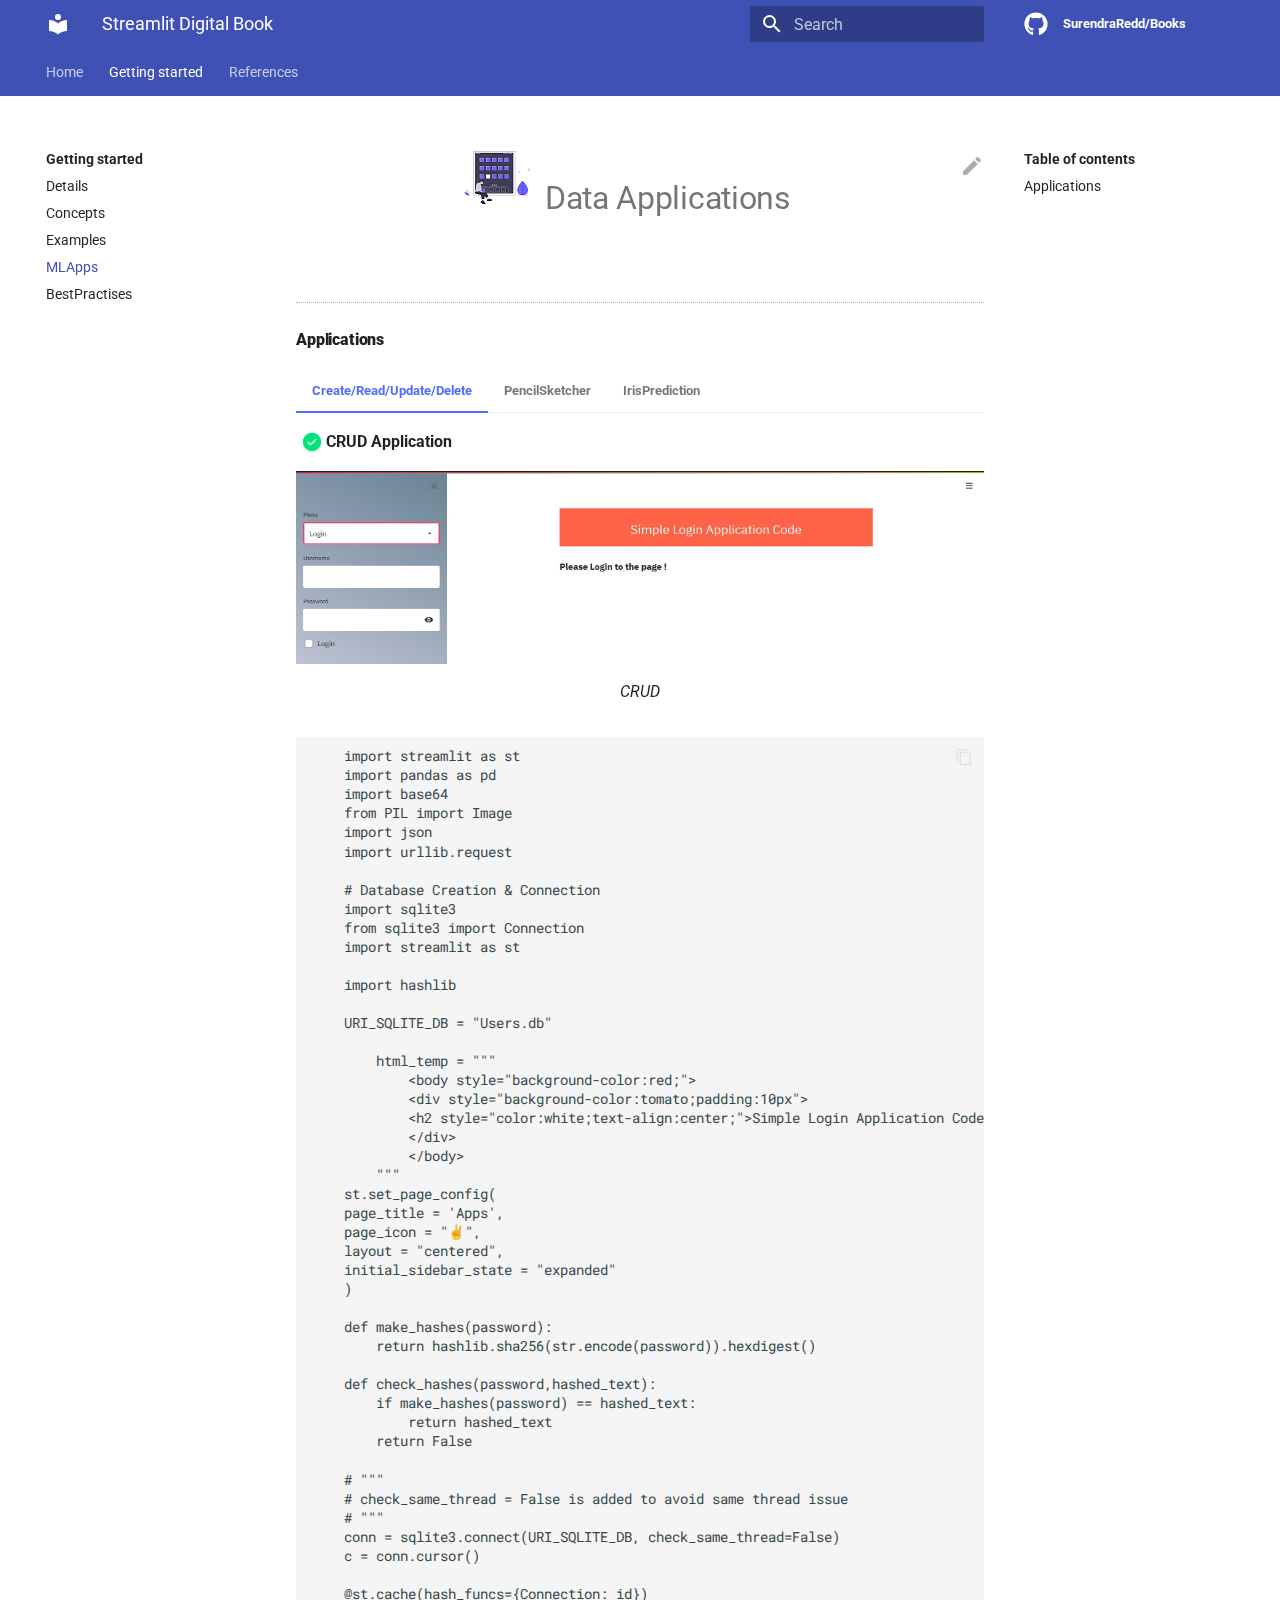
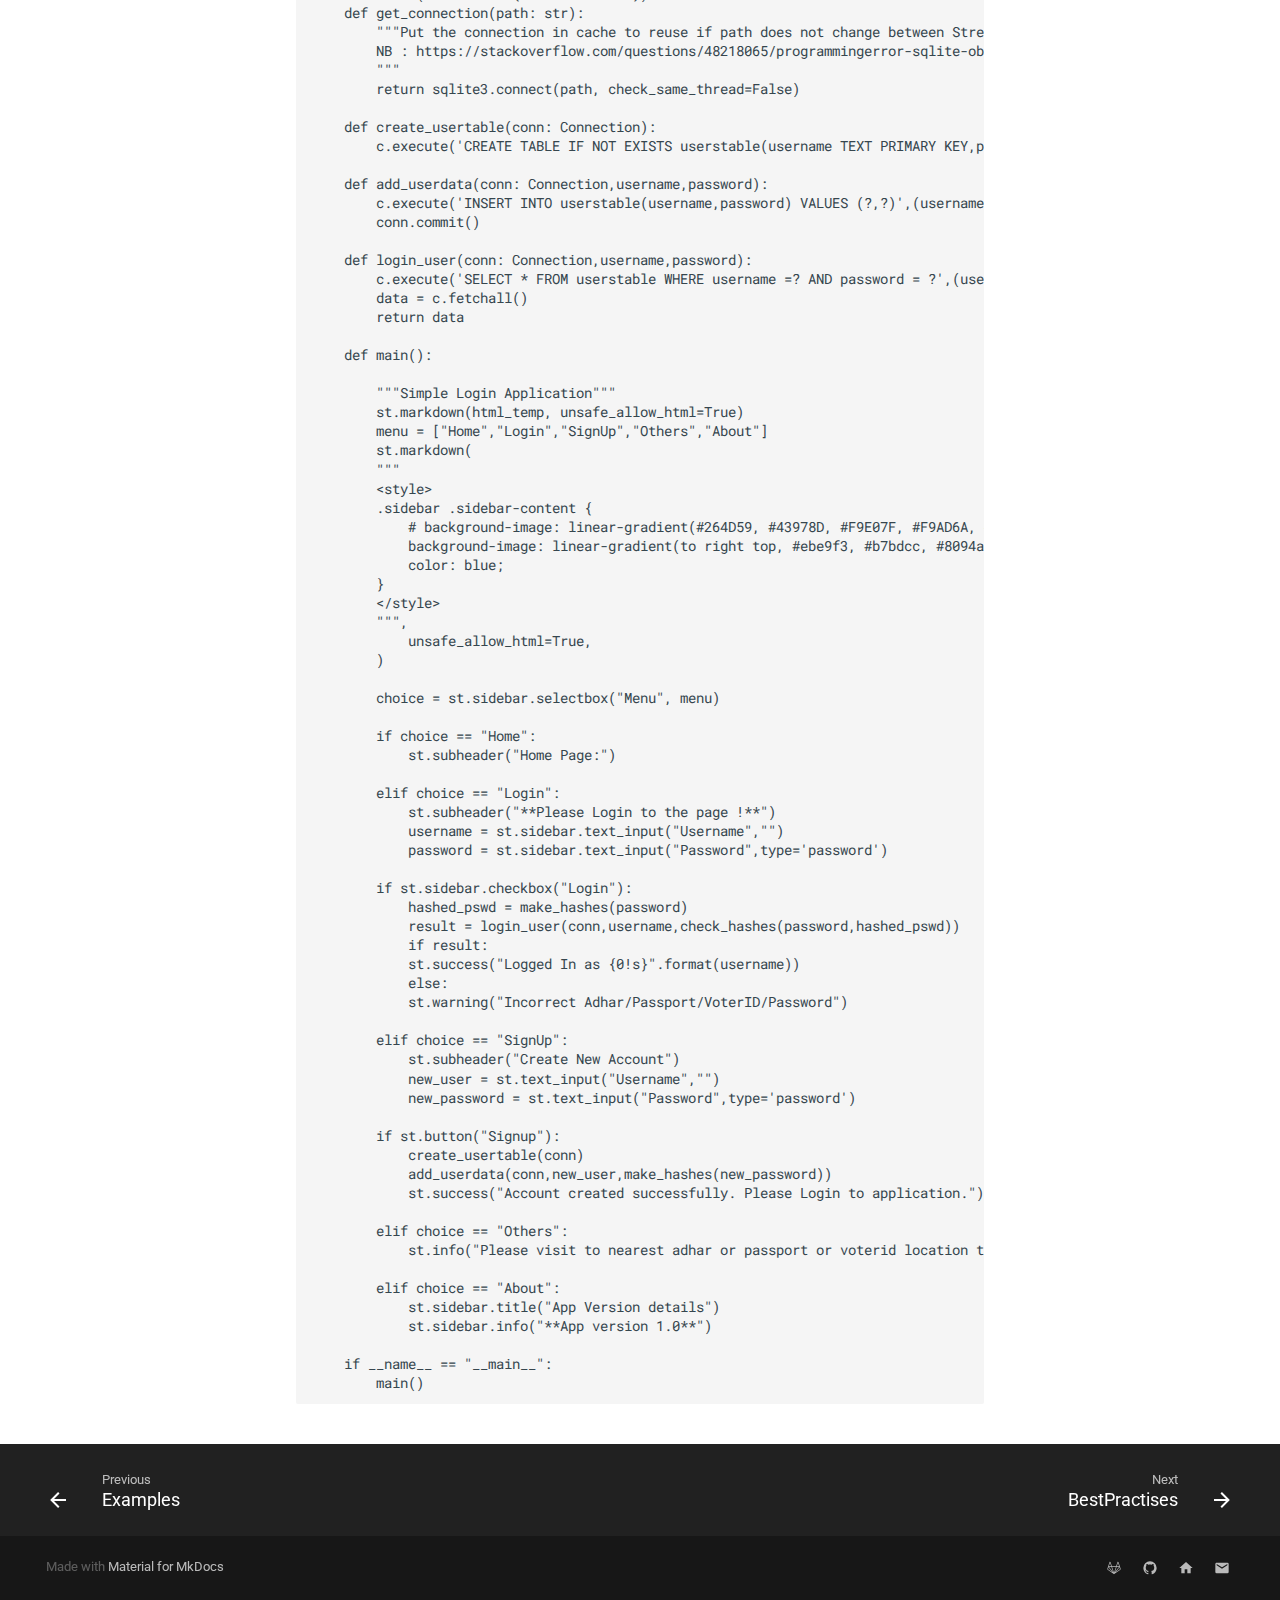
<file: mlapps.html>
<!doctype html>
<html lang="en" class="no-js">
  <head>
    
      <meta charset="utf-8">
      <meta name="viewport" content="width=device-width,initial-scale=1">
      
        <meta name="description" content="This Book contains the details of python package called streamlit and its usage">
      
      
      
        <meta name="author" content="Surendra Reddy(surendraelectronics@gmail.com)">
      
      <link rel="shortcut icon" href="assets/images/favicon.png">
      <meta name="generator" content="mkdocs-1.1.2, mkdocs-material-6.1.0">
    
    
      
        <title>MLApps - Streamlit Digital Book</title>
      
    
    
      <link rel="stylesheet" href="assets/stylesheets/main.bc7e593a.min.css">
      
        
        <link rel="stylesheet" href="assets/stylesheets/palette.ab28b872.min.css">
        
          
          
          <meta name="theme-color" content="#4051b5">
        
      
    
    
    
      
        
        <link href="https://fonts.gstatic.com" rel="preconnect" crossorigin>
        <link rel="stylesheet" href="https://fonts.googleapis.com/css?family=Roboto:300,400,400i,700%7CRoboto+Mono&display=fallback">
        <style>body,input{font-family:"Roboto",-apple-system,BlinkMacSystemFont,Helvetica,Arial,sans-serif}code,kbd,pre{font-family:"Roboto Mono",SFMono-Regular,Consolas,Menlo,monospace}</style>
      
    
    
    
      <link rel="stylesheet" href="stylesheets/extra.css">
    
      <link rel="stylesheet" href="css/version-select.css">
    
    
      
        
<script>window.ga=window.ga||function(){(ga.q=ga.q||[]).push(arguments)},ga.l=+new Date,ga("create","None","auto"),ga("set","anonymizeIp",!0),ga("send","pageview"),document.addEventListener("DOMContentLoaded",function(){document.forms.search&&document.forms.search.query.addEventListener("blur",function(){if(this.value){var e=document.location.pathname;ga("send","pageview",e+"?q="+this.value)}})}),document.addEventListener("DOMContentSwitch",function(){ga("send","pageview",document.location.pathname)})</script>
<script async src="https://www.google-analytics.com/analytics.js"></script>
      
    
    
  </head>
  
  
    
    
    
    
    
    <body dir="ltr" data-md-color-scheme="default" data-md-color-primary="indigo" data-md-color-accent="indigo">
      
  
    <input class="md-toggle" data-md-toggle="drawer" type="checkbox" id="__drawer" autocomplete="off">
    <input class="md-toggle" data-md-toggle="search" type="checkbox" id="__search" autocomplete="off">
    <label class="md-overlay" for="__drawer"></label>
    <div data-md-component="skip">
      
        
        <a href="#data-applications" class="md-skip">
          Skip to content
        </a>
      
    </div>
    <div data-md-component="announce">
      
    </div>
    
      

  

<header class="md-header" data-md-component="header">
  <nav class="md-header-nav md-grid" aria-label="Header">
    <a href="./index.html" title="Streamlit Digital Book" class="md-header-nav__button md-logo" aria-label="Streamlit Digital Book">
      
  
  <svg xmlns="http://www.w3.org/2000/svg" viewBox="0 0 24 24"><path d="M12 8a3 3 0 003-3 3 3 0 00-3-3 3 3 0 00-3 3 3 3 0 003 3m0 3.54C9.64 9.35 6.5 8 3 8v11c3.5 0 6.64 1.35 9 3.54 2.36-2.19 5.5-3.54 9-3.54V8c-3.5 0-6.64 1.35-9 3.54z"/></svg>

    </a>
    <label class="md-header-nav__button md-icon" for="__drawer">
      <svg xmlns="http://www.w3.org/2000/svg" viewBox="0 0 24 24"><path d="M3 6h18v2H3V6m0 5h18v2H3v-2m0 5h18v2H3v-2z"/></svg>
    </label>
    <div class="md-header-nav__title" data-md-component="header-title">
      
        <div class="md-header-nav__ellipsis">
          <span class="md-header-nav__topic md-ellipsis">
            Streamlit Digital Book
          </span>
          <span class="md-header-nav__topic md-ellipsis">
            
              MLApps
            
          </span>
        </div>
      
    </div>
    
      <label class="md-header-nav__button md-icon" for="__search">
        <svg xmlns="http://www.w3.org/2000/svg" viewBox="0 0 24 24"><path d="M9.5 3A6.5 6.5 0 0116 9.5c0 1.61-.59 3.09-1.56 4.23l.27.27h.79l5 5-1.5 1.5-5-5v-.79l-.27-.27A6.516 6.516 0 019.5 16 6.5 6.5 0 013 9.5 6.5 6.5 0 019.5 3m0 2C7 5 5 7 5 9.5S7 14 9.5 14 14 12 14 9.5 12 5 9.5 5z"/></svg>
      </label>
      
<div class="md-search" data-md-component="search" role="dialog">
  <label class="md-search__overlay" for="__search"></label>
  <div class="md-search__inner" role="search">
    <form class="md-search__form" name="search">
      <input type="text" class="md-search__input" name="query" aria-label="Search" placeholder="Search" autocapitalize="off" autocorrect="off" autocomplete="off" spellcheck="false" data-md-component="search-query" data-md-state="active">
      <label class="md-search__icon md-icon" for="__search">
        <svg xmlns="http://www.w3.org/2000/svg" viewBox="0 0 24 24"><path d="M9.5 3A6.5 6.5 0 0116 9.5c0 1.61-.59 3.09-1.56 4.23l.27.27h.79l5 5-1.5 1.5-5-5v-.79l-.27-.27A6.516 6.516 0 019.5 16 6.5 6.5 0 013 9.5 6.5 6.5 0 019.5 3m0 2C7 5 5 7 5 9.5S7 14 9.5 14 14 12 14 9.5 12 5 9.5 5z"/></svg>
        <svg xmlns="http://www.w3.org/2000/svg" viewBox="0 0 24 24"><path d="M20 11v2H8l5.5 5.5-1.42 1.42L4.16 12l7.92-7.92L13.5 5.5 8 11h12z"/></svg>
      </label>
      <button type="reset" class="md-search__icon md-icon" aria-label="Clear" data-md-component="search-reset" tabindex="-1">
        <svg xmlns="http://www.w3.org/2000/svg" viewBox="0 0 24 24"><path d="M19 6.41L17.59 5 12 10.59 6.41 5 5 6.41 10.59 12 5 17.59 6.41 19 12 13.41 17.59 19 19 17.59 13.41 12 19 6.41z"/></svg>
      </button>
    </form>
    <div class="md-search__output">
      <div class="md-search__scrollwrap" data-md-scrollfix>
        <div class="md-search-result" data-md-component="search-result">
          <div class="md-search-result__meta">
            Initializing search
          </div>
          <ol class="md-search-result__list"></ol>
        </div>
      </div>
    </div>
  </div>
</div>
    
    
      <div class="md-header-nav__source">
        
<a href="https://github.com/SurendraRedd/Books/" title="Go to repository" class="md-source">
  <div class="md-source__icon md-icon">
    
    <svg xmlns="http://www.w3.org/2000/svg" viewBox="0 0 496 512"><path d="M165.9 397.4c0 2-2.3 3.6-5.2 3.6-3.3.3-5.6-1.3-5.6-3.6 0-2 2.3-3.6 5.2-3.6 3-.3 5.6 1.3 5.6 3.6zm-31.1-4.5c-.7 2 1.3 4.3 4.3 4.9 2.6 1 5.6 0 6.2-2s-1.3-4.3-4.3-5.2c-2.6-.7-5.5.3-6.2 2.3zm44.2-1.7c-2.9.7-4.9 2.6-4.6 4.9.3 2 2.9 3.3 5.9 2.6 2.9-.7 4.9-2.6 4.6-4.6-.3-1.9-3-3.2-5.9-2.9zM244.8 8C106.1 8 0 113.3 0 252c0 110.9 69.8 205.8 169.5 239.2 12.8 2.3 17.3-5.6 17.3-12.1 0-6.2-.3-40.4-.3-61.4 0 0-70 15-84.7-29.8 0 0-11.4-29.1-27.8-36.6 0 0-22.9-15.7 1.6-15.4 0 0 24.9 2 38.6 25.8 21.9 38.6 58.6 27.5 72.9 20.9 2.3-16 8.8-27.1 16-33.7-55.9-6.2-112.3-14.3-112.3-110.5 0-27.5 7.6-41.3 23.6-58.9-2.6-6.5-11.1-33.3 2.6-67.9 20.9-6.5 69 27 69 27 20-5.6 41.5-8.5 62.8-8.5s42.8 2.9 62.8 8.5c0 0 48.1-33.6 69-27 13.7 34.7 5.2 61.4 2.6 67.9 16 17.7 25.8 31.5 25.8 58.9 0 96.5-58.9 104.2-114.8 110.5 9.2 7.9 17 22.9 17 46.4 0 33.7-.3 75.4-.3 83.6 0 6.5 4.6 14.4 17.3 12.1C428.2 457.8 496 362.9 496 252 496 113.3 383.5 8 244.8 8zM97.2 352.9c-1.3 1-1 3.3.7 5.2 1.6 1.6 3.9 2.3 5.2 1 1.3-1 1-3.3-.7-5.2-1.6-1.6-3.9-2.3-5.2-1zm-10.8-8.1c-.7 1.3.3 2.9 2.3 3.9 1.6 1 3.6.7 4.3-.7.7-1.3-.3-2.9-2.3-3.9-2-.6-3.6-.3-4.3.7zm32.4 35.6c-1.6 1.3-1 4.3 1.3 6.2 2.3 2.3 5.2 2.6 6.5 1 1.3-1.3.7-4.3-1.3-6.2-2.2-2.3-5.2-2.6-6.5-1zm-11.4-14.7c-1.6 1-1.6 3.6 0 5.9 1.6 2.3 4.3 3.3 5.6 2.3 1.6-1.3 1.6-3.9 0-6.2-1.4-2.3-4-3.3-5.6-2z"/></svg>
  </div>
  <div class="md-source__repository">
    SurendraRedd/Books
  </div>
</a>
      </div>
    
  </nav>
</header>
    
    <div class="md-container" data-md-component="container">
      
      
        
          

  

<nav class="md-tabs md-tabs--active" aria-label="Tabs" data-md-component="tabs">
  <div class="md-tabs__inner md-grid">
    <ul class="md-tabs__list">
      
        
  <li class="md-tabs__item">
    
      <a href="index.html" class="md-tabs__link">
        Home
      </a>
    
  </li>

      
        
  
  
    <li class="md-tabs__item">
      
        <a href="introduction.html" class="md-tabs__link md-tabs__link--active">
          Getting started
        </a>
      
    </li>
  

      
        
  
  
    <li class="md-tabs__item">
      
        <a href="references.html" class="md-tabs__link">
          References
        </a>
      
    </li>
  

      
    </ul>
  </div>
</nav>
        
      
      <main class="md-main" data-md-component="main">
        <div class="md-main__inner md-grid">
          
            
              <div class="md-sidebar md-sidebar--primary" data-md-component="navigation">
                <div class="md-sidebar__scrollwrap">
                  <div class="md-sidebar__inner">
                    

  

<nav class="md-nav md-nav--primary" aria-label="Navigation" data-md-level="0">
  <label class="md-nav__title" for="__drawer">
    <a href="./index.html" title="Streamlit Digital Book" class="md-nav__button md-logo" aria-label="Streamlit Digital Book">
      
  
  <svg xmlns="http://www.w3.org/2000/svg" viewBox="0 0 24 24"><path d="M12 8a3 3 0 003-3 3 3 0 00-3-3 3 3 0 00-3 3 3 3 0 003 3m0 3.54C9.64 9.35 6.5 8 3 8v11c3.5 0 6.64 1.35 9 3.54 2.36-2.19 5.5-3.54 9-3.54V8c-3.5 0-6.64 1.35-9 3.54z"/></svg>

    </a>
    Streamlit Digital Book
  </label>
  
    <div class="md-nav__source">
      
<a href="https://github.com/SurendraRedd/Books/" title="Go to repository" class="md-source">
  <div class="md-source__icon md-icon">
    
    <svg xmlns="http://www.w3.org/2000/svg" viewBox="0 0 496 512"><path d="M165.9 397.4c0 2-2.3 3.6-5.2 3.6-3.3.3-5.6-1.3-5.6-3.6 0-2 2.3-3.6 5.2-3.6 3-.3 5.6 1.3 5.6 3.6zm-31.1-4.5c-.7 2 1.3 4.3 4.3 4.9 2.6 1 5.6 0 6.2-2s-1.3-4.3-4.3-5.2c-2.6-.7-5.5.3-6.2 2.3zm44.2-1.7c-2.9.7-4.9 2.6-4.6 4.9.3 2 2.9 3.3 5.9 2.6 2.9-.7 4.9-2.6 4.6-4.6-.3-1.9-3-3.2-5.9-2.9zM244.8 8C106.1 8 0 113.3 0 252c0 110.9 69.8 205.8 169.5 239.2 12.8 2.3 17.3-5.6 17.3-12.1 0-6.2-.3-40.4-.3-61.4 0 0-70 15-84.7-29.8 0 0-11.4-29.1-27.8-36.6 0 0-22.9-15.7 1.6-15.4 0 0 24.9 2 38.6 25.8 21.9 38.6 58.6 27.5 72.9 20.9 2.3-16 8.8-27.1 16-33.7-55.9-6.2-112.3-14.3-112.3-110.5 0-27.5 7.6-41.3 23.6-58.9-2.6-6.5-11.1-33.3 2.6-67.9 20.9-6.5 69 27 69 27 20-5.6 41.5-8.5 62.8-8.5s42.8 2.9 62.8 8.5c0 0 48.1-33.6 69-27 13.7 34.7 5.2 61.4 2.6 67.9 16 17.7 25.8 31.5 25.8 58.9 0 96.5-58.9 104.2-114.8 110.5 9.2 7.9 17 22.9 17 46.4 0 33.7-.3 75.4-.3 83.6 0 6.5 4.6 14.4 17.3 12.1C428.2 457.8 496 362.9 496 252 496 113.3 383.5 8 244.8 8zM97.2 352.9c-1.3 1-1 3.3.7 5.2 1.6 1.6 3.9 2.3 5.2 1 1.3-1 1-3.3-.7-5.2-1.6-1.6-3.9-2.3-5.2-1zm-10.8-8.1c-.7 1.3.3 2.9 2.3 3.9 1.6 1 3.6.7 4.3-.7.7-1.3-.3-2.9-2.3-3.9-2-.6-3.6-.3-4.3.7zm32.4 35.6c-1.6 1.3-1 4.3 1.3 6.2 2.3 2.3 5.2 2.6 6.5 1 1.3-1.3.7-4.3-1.3-6.2-2.2-2.3-5.2-2.6-6.5-1zm-11.4-14.7c-1.6 1-1.6 3.6 0 5.9 1.6 2.3 4.3 3.3 5.6 2.3 1.6-1.3 1.6-3.9 0-6.2-1.4-2.3-4-3.3-5.6-2z"/></svg>
  </div>
  <div class="md-source__repository">
    SurendraRedd/Books
  </div>
</a>
    </div>
  
  <ul class="md-nav__list" data-md-scrollfix>
    
      
      
      


  <li class="md-nav__item">
    <a href="index.html" class="md-nav__link">
      Home
    </a>
  </li>

    
      
      
      

  


  <li class="md-nav__item md-nav__item--active md-nav__item--nested">
    
      <input class="md-nav__toggle md-toggle" data-md-toggle="nav-2" type="checkbox" id="nav-2" checked>
    
    <label class="md-nav__link" for="nav-2">
      Getting started
      <span class="md-nav__icon md-icon"></span>
    </label>
    <nav class="md-nav" aria-label="Getting started" data-md-level="1">
      <label class="md-nav__title" for="nav-2">
        <span class="md-nav__icon md-icon"></span>
        Getting started
      </label>
      <ul class="md-nav__list" data-md-scrollfix>
        
        
          
          
          


  <li class="md-nav__item">
    <a href="introduction.html" class="md-nav__link">
      Details
    </a>
  </li>

        
          
          
          


  <li class="md-nav__item">
    <a href="concepts.html" class="md-nav__link">
      Concepts
    </a>
  </li>

        
          
          
          


  <li class="md-nav__item">
    <a href="examples.html" class="md-nav__link">
      Examples
    </a>
  </li>

        
          
          
          

  


  <li class="md-nav__item md-nav__item--active">
    
    <input class="md-nav__toggle md-toggle" data-md-toggle="toc" type="checkbox" id="__toc">
    
      
    
    
      <label class="md-nav__link md-nav__link--active" for="__toc">
        MLApps
        <span class="md-nav__icon md-icon"></span>
      </label>
    
    <a href="mlapps.html" class="md-nav__link md-nav__link--active">
      MLApps
    </a>
    
      
<nav class="md-nav md-nav--secondary" aria-label="Table of contents">
  
  
    
  
  
    <label class="md-nav__title" for="__toc">
      <span class="md-nav__icon md-icon"></span>
      Table of contents
    </label>
    <ul class="md-nav__list" data-md-scrollfix>
      
        <li class="md-nav__item">
  <a href="#applications" class="md-nav__link">
    Applications
  </a>
  
</li>
      
    </ul>
  
</nav>
    
  </li>

        
          
          
          


  <li class="md-nav__item">
    <a href="bestpractices.html" class="md-nav__link">
      BestPractises
    </a>
  </li>

        
      </ul>
    </nav>
  </li>

    
      
      
      


  <li class="md-nav__item md-nav__item--nested">
    
      <input class="md-nav__toggle md-toggle" data-md-toggle="nav-3" type="checkbox" id="nav-3">
    
    <label class="md-nav__link" for="nav-3">
      References
      <span class="md-nav__icon md-icon"></span>
    </label>
    <nav class="md-nav" aria-label="References" data-md-level="1">
      <label class="md-nav__title" for="nav-3">
        <span class="md-nav__icon md-icon"></span>
        References
      </label>
      <ul class="md-nav__list" data-md-scrollfix>
        
        
          
          
          


  <li class="md-nav__item">
    <a href="references.html" class="md-nav__link">
      Links
    </a>
  </li>

        
      </ul>
    </nav>
  </li>

    
  </ul>
</nav>
                  </div>
                </div>
              </div>
            
            
              <div class="md-sidebar md-sidebar--secondary" data-md-component="toc">
                <div class="md-sidebar__scrollwrap">
                  <div class="md-sidebar__inner">
                    
<nav class="md-nav md-nav--secondary" aria-label="Table of contents">
  
  
    
  
  
    <label class="md-nav__title" for="__toc">
      <span class="md-nav__icon md-icon"></span>
      Table of contents
    </label>
    <ul class="md-nav__list" data-md-scrollfix>
      
        <li class="md-nav__item">
  <a href="#applications" class="md-nav__link">
    Applications
  </a>
  
</li>
      
    </ul>
  
</nav>
                  </div>
                </div>
              </div>
            
          
          <div class="md-content">
            <article class="md-content__inner md-typeset">
              
                
                  <a href="https://github.com/SurendraRedd/Books/edit/master/docs/mlapps.md" title="Edit this page" class="md-content__button md-icon">
                    <svg xmlns="http://www.w3.org/2000/svg" viewBox="0 0 24 24"><path d="M20.71 7.04c.39-.39.39-1.04 0-1.41l-2.34-2.34c-.37-.39-1.02-.39-1.41 0l-1.84 1.83 3.75 3.75M3 17.25V21h3.75L17.81 9.93l-3.75-3.75L3 17.25z"/></svg>
                  </a>
                
                
                <h1 id="data-applications"><center><img alt="" src="images/App.jpg" /><strong> Data Applications </strong></center><a class="headerlink" href="#data-applications" title="Permanent link">&para;</a></h1>
<hr />
<h4 id="applications"><strong> Applications </strong><a class="headerlink" href="#applications" title="Permanent link">&para;</a></h4>
<div class="tabbed-set" data-tabs="1:3"><input checked="checked" id="__tabbed_1_1" name="__tabbed_1" type="radio" /><label for="__tabbed_1_1">Create/Read/Update/Delete</label><div class="tabbed-content">
<ul class="task-list">
<li class="task-list-item"><label class="task-list-control"><input type="checkbox" disabled checked/><span class="task-list-indicator"></span></label> <strong>CRUD Application</strong></li>
</ul>
<p><figure>
<img src="images/CRUD.png" width="700" />
<figcaption>CRUD</figcaption>
</figure></p>
<pre><code>    import streamlit as st
    import pandas as pd
    import base64
    from PIL import Image
    import json
    import urllib.request

    # Database Creation &amp; Connection
    import sqlite3
    from sqlite3 import Connection
    import streamlit as st

    import hashlib

    URI_SQLITE_DB = "Users.db"

        html_temp = """
            &lt;body style="background-color:red;"&gt;
            &lt;div style="background-color:tomato;padding:10px"&gt;
            &lt;h2 style="color:white;text-align:center;"&gt;Simple Login Application Code&lt;/h2&gt;
            &lt;/div&gt;
            &lt;/body&gt;
        """
    st.set_page_config(
    page_title = 'Apps',
    page_icon = "✌",
    layout = "centered",
    initial_sidebar_state = "expanded"
    )

    def make_hashes(password):
        return hashlib.sha256(str.encode(password)).hexdigest()

    def check_hashes(password,hashed_text):
        if make_hashes(password) == hashed_text:
            return hashed_text
        return False

    # """
    # check_same_thread = False is added to avoid same thread issue
    # """
    conn = sqlite3.connect(URI_SQLITE_DB, check_same_thread=False)
    c = conn.cursor()

    @st.cache(hash_funcs={Connection: id})
    def get_connection(path: str):
        """Put the connection in cache to reuse if path does not change between Streamlit reruns.
        NB : https://stackoverflow.com/questions/48218065/programmingerror-sqlite-objects-created-in-a-thread-can-only-be-used-in-that-sa
        """
        return sqlite3.connect(path, check_same_thread=False)

    def create_usertable(conn: Connection):
        c.execute('CREATE TABLE IF NOT EXISTS userstable(username TEXT PRIMARY KEY,password TEXT)')

    def add_userdata(conn: Connection,username,password):
        c.execute('INSERT INTO userstable(username,password) VALUES (?,?)',(username,password))
        conn.commit()

    def login_user(conn: Connection,username,password):
        c.execute('SELECT * FROM userstable WHERE username =? AND password = ?',(username,password))
        data = c.fetchall()
        return data

    def main():

        """Simple Login Application"""
        st.markdown(html_temp, unsafe_allow_html=True)
        menu = ["Home","Login","SignUp","Others","About"]
        st.markdown(
        """
        &lt;style&gt;
        .sidebar .sidebar-content {
            # background-image: linear-gradient(#264D59, #43978D, #F9E07F, #F9AD6A, #D46C4E);
            background-image: linear-gradient(to right top, #ebe9f3, #b7bdcc, #8094a5, #496e7c, #0c4950);
            color: blue;
        }
        &lt;/style&gt;
        """,
            unsafe_allow_html=True,
        )

        choice = st.sidebar.selectbox("Menu", menu)

        if choice == "Home":
            st.subheader("Home Page:")

        elif choice == "Login":
            st.subheader("**Please Login to the page !**")
            username = st.sidebar.text_input("Username","")
            password = st.sidebar.text_input("Password",type='password')

        if st.sidebar.checkbox("Login"):
            hashed_pswd = make_hashes(password)
            result = login_user(conn,username,check_hashes(password,hashed_pswd))
            if result:
            st.success("Logged In as {0!s}".format(username))
            else:
            st.warning("Incorrect Adhar/Passport/VoterID/Password")

        elif choice == "SignUp":
            st.subheader("Create New Account")
            new_user = st.text_input("Username","") 
            new_password = st.text_input("Password",type='password')

        if st.button("Signup"):
            create_usertable(conn)
            add_userdata(conn,new_user,make_hashes(new_password))
            st.success("Account created successfully. Please Login to application.")

        elif choice == "Others":
            st.info("Please visit to nearest adhar or passport or voterid location to get any of the ID.")

        elif choice == "About":
            st.sidebar.title("App Version details")
            st.sidebar.info("**App version 1.0**")

    if __name__ == "__main__":
        main()
</code></pre>
</div>
<input id="__tabbed_1_2" name="__tabbed_1" type="radio" /><label for="__tabbed_1_2">PencilSketcher</label><div class="tabbed-content">
<ul class="task-list">
<li class="task-list-item"><label class="task-list-control"><input type="checkbox" disabled checked/><span class="task-list-indicator"></span></label> <strong>PencilSketcher App</strong></li>
</ul>
<p><figure>
<img src="images/pencil.png" width="700" />
<figcaption>PENCIL</figcaption>
</figure></p>
<pre><code>    import streamlit as st
    import numpy as np
    from PIL import Image
    import cv2

    st.set_option('deprecation.showfileUploaderEncoding', False)

    def dodgeV2(x, y):
        return cv2.divide(x, 255 - y, scale=256)

    def pencilsketch(inp_img):
        img_gray = cv2.cvtColor(inp_img, cv2.COLOR_BGR2GRAY)
        img_invert = cv2.bitwise_not(img_gray)
        img_smoothing = cv2.GaussianBlur(img_invert, (21, 21),sigmaX=0, sigmaY=0)
        final_img = dodgeV2(img_gray, img_smoothing)
        return(final_img)

    st.title("PencilSketcher App")
    st.write("This Web App is to help convert your photos to realistic Pencil Sketches")

    file_image = st.sidebar.file_uploader("Upload your Photos", type=['jpeg','jpg','png'])

    if file_image is None:
        st.write("You haven't uploaded any image file")

    else:
        input_img = Image.open(file_image)
        final_sketch = pencilsketch(np.array(input_img))
        st.write("**Input Photo**")
        st.image(input_img, use_column_width=True)
        st.write("**Output Pencil Sketch**")
        st.image(final_sketch, use_column_width=True)
</code></pre>
</div>
<input id="__tabbed_1_3" name="__tabbed_1" type="radio" /><label for="__tabbed_1_3">IrisPrediction</label><div class="tabbed-content">
<ul class="task-list">
<li class="task-list-item"><label class="task-list-control"><input type="checkbox" disabled checked/><span class="task-list-indicator"></span></label> <strong>IrisPrediction App</strong></li>
</ul>
<p><figure>
<img src="images/iris.png" width="700" />
<figcaption>IRIS</figcaption>
</figure></p>
<pre><code>    import streamlit as st
    import pandas as pd
    from sklearn import datasets
    from sklearn.ensemble import RandomForestClassifier
    import urllib.request
    from PIL import Image

    html_temp = """
        &lt;body style="background-color:red;"&gt;
        &lt;div style="background-color:tomato;padding:10px"&gt;
        &lt;h2 style="color:white;text-align:center;"&gt; Classifier(SL) - Iris Flower Prediction App&lt;/h2&gt;
        &lt;/div&gt;
        &lt;/body&gt;
    """

    st.beta_set_page_config(
            page_title = 'Iris',
            page_icon = "🌺",
            layout = "centered",
            initial_sidebar_state = "expanded"
        )

    def inputFeatures():
        sepal_length = st.sidebar.slider('Sepal length', 4.3, 7.9, 5.4)
        sepal_width = st.sidebar.slider('Sepal width', 2.0, 4.4, 3.4)
        petal_length = st.sidebar.slider('Petal length', 1.0, 6.9, 1.3)
        petal_width = st.sidebar.slider('Petal width', 0.1, 2.5, 0.2)
        data = {'sepal_length': sepal_length,
                'sepal_width': sepal_width,
                'petal_length': petal_length,
                'petal_width': petal_width}
        features = pd.DataFrame(data, index=[0])
        return features

    def main():
        st.markdown(html_temp, unsafe_allow_html=True)
        st.sidebar.info("""
            ## Packages:
            - Streamlit, pandas &amp; sklearn
            - How to install? 
            &gt; 1. **pip install streamlit**
            &gt; 2. **pip install pandas**
            &gt; 3. **pip install scikit-learn**
            """)
        st.sidebar.header('Input Features')
        df = inputFeatures()

        st.sidebar.info("#### Iris Flower species : setosa, versicolor, virginica")
        img = Image.open(urllib.request.urlopen("https://raw.githubusercontent.com/SurendraRedd/MachineLearningCode/master/Iris_Species.png")) # Opens the image from the url
        st.sidebar.image(img, width=300, caption="")
        st.sidebar.info("#### Features : setosa, versicolor, virginica")
        img = Image.open(urllib.request.urlopen("https://raw.githubusercontent.com/SurendraRedd/MachineLearningCode/master/features.png")) # Opens the image from the url
        st.sidebar.image(img, width=400, caption="")

        st.subheader('Input Features')
        st.write(df)

        iris = datasets.load_iris()
        X = iris.data
        Y = iris.target

        clf = RandomForestClassifier()
        clf.fit(X, Y)

        prediction = clf.predict(df)
        prediction_proba = clf.predict_proba(df)

        st.subheader('labels &amp; index number')
        st.write(iris.target_names)

        st.subheader('Prediction')
        st.write(iris.target_names[prediction])
        #st.write(prediction)

        st.subheader('Prediction Probability')
        st.write(prediction_proba)

    if __name__ == '__main__':
        main()
</code></pre>
</div>
</div>
                
              
              
                


              
            </article>
          </div>
        </div>
      </main>
      
        
<footer class="md-footer">
  
    <div class="md-footer-nav">
      <nav class="md-footer-nav__inner md-grid" aria-label="Footer">
        
          <a href="examples.html" class="md-footer-nav__link md-footer-nav__link--prev" rel="prev">
            <div class="md-footer-nav__button md-icon">
              <svg xmlns="http://www.w3.org/2000/svg" viewBox="0 0 24 24"><path d="M20 11v2H8l5.5 5.5-1.42 1.42L4.16 12l7.92-7.92L13.5 5.5 8 11h12z"/></svg>
            </div>
            <div class="md-footer-nav__title">
              <div class="md-ellipsis">
                <span class="md-footer-nav__direction">
                  Previous
                </span>
                Examples
              </div>
            </div>
          </a>
        
        
          <a href="bestpractices.html" class="md-footer-nav__link md-footer-nav__link--next" rel="next">
            <div class="md-footer-nav__title">
              <div class="md-ellipsis">
                <span class="md-footer-nav__direction">
                  Next
                </span>
                BestPractises
              </div>
            </div>
            <div class="md-footer-nav__button md-icon">
              <svg xmlns="http://www.w3.org/2000/svg" viewBox="0 0 24 24"><path d="M4 11v2h12l-5.5 5.5 1.42 1.42L19.84 12l-7.92-7.92L10.5 5.5 16 11H4z"/></svg>
            </div>
          </a>
        
      </nav>
    </div>
  
  <div class="md-footer-meta md-typeset">
    <div class="md-footer-meta__inner md-grid">
      <div class="md-footer-copyright">
        
        Made with
        <a href="https://squidfunk.github.io/mkdocs-material/" target="_blank" rel="noopener">
          Material for MkDocs
        </a>
      </div>
      
  <div class="md-footer-social">
    
      
      
        
        
      
      <a href="https://gitlab.com/surendraelectronics" target="_blank" rel="noopener" title="gitlab.com" class="md-footer-social__link">
        <svg xmlns="http://www.w3.org/2000/svg" viewBox="0 0 24 24"><path d="M21.94 13.11l-1.05-3.22c0-.03-.01-.06-.02-.09l-2.11-6.48a.859.859 0 00-.8-.57c-.36 0-.68.25-.79.58l-2 6.17H8.84L6.83 3.33a.851.851 0 00-.79-.58c-.37 0-.69.25-.8.58L3.13 9.82v.01l-1.07 3.28c-.16.5.01 1.04.44 1.34l9.22 6.71c.17.12.39.12.56-.01l9.22-6.7c.43-.3.6-.84.44-1.34M8.15 10.45l2.57 7.91-6.17-7.91m8.73 7.92l2.47-7.59.1-.33h3.61l-5.59 7.16m4.1-13.67l1.81 5.56h-3.62m-1.3.95l-1.79 5.51L12 19.24l-2.86-8.79M6.03 3.94L7.84 9.5H4.23m-1.18 4.19c-.09-.07-.13-.19-.09-.29l.79-2.43 5.82 7.45m11.38-4.73l-6.51 4.73.02-.03 5.79-7.42.79 2.43c.04.1 0 .22-.09.29"/></svg>
      </a>
    
      
      
        
        
      
      <a href="https://github.com/SurendraRedd" target="_blank" rel="noopener" title="github.com" class="md-footer-social__link">
        <svg xmlns="http://www.w3.org/2000/svg" viewBox="0 0 24 24"><path d="M12 2A10 10 0 002 12c0 4.42 2.87 8.17 6.84 9.5.5.08.66-.23.66-.5v-1.69c-2.77.6-3.36-1.34-3.36-1.34-.46-1.16-1.11-1.47-1.11-1.47-.91-.62.07-.6.07-.6 1 .07 1.53 1.03 1.53 1.03.87 1.52 2.34 1.07 2.91.83.09-.65.35-1.09.63-1.34-2.22-.25-4.55-1.11-4.55-4.92 0-1.11.38-2 1.03-2.71-.1-.25-.45-1.29.1-2.64 0 0 .84-.27 2.75 1.02.79-.22 1.65-.33 2.5-.33.85 0 1.71.11 2.5.33 1.91-1.29 2.75-1.02 2.75-1.02.55 1.35.2 2.39.1 2.64.65.71 1.03 1.6 1.03 2.71 0 3.82-2.34 4.66-4.57 4.91.36.31.69.92.69 1.85V21c0 .27.16.59.67.5C19.14 20.16 22 16.42 22 12A10 10 0 0012 2z"/></svg>
      </a>
    
      
      
        
        
      
      <a href="https://learnups2020.wordpress.com/" target="_blank" rel="noopener" title="learnups2020.wordpress.com" class="md-footer-social__link">
        <svg xmlns="http://www.w3.org/2000/svg" viewBox="0 0 24 24"><path d="M10 20v-6h4v6h5v-8h3L12 3 2 12h3v8h5z"/></svg>
      </a>
    
      
      
      <a href="NA" target="_blank" rel="noopener" title="" class="md-footer-social__link">
        <svg xmlns="http://www.w3.org/2000/svg" viewBox="0 0 24 24"><path d="M20 8l-8 5-8-5V6l8 5 8-5m0-2H4c-1.11 0-2 .89-2 2v12a2 2 0 002 2h16a2 2 0 002-2V6a2 2 0 00-2-2z"/></svg>
      </a>
    
  </div>

    </div>
  </div>
</footer>
      
    </div>
    
      <script src="assets/javascripts/vendor.6a3d08fc.min.js"></script>
      <script src="assets/javascripts/bundle.71201edf.min.js"></script><script id="__lang" type="application/json">{"clipboard.copy": "Copy to clipboard", "clipboard.copied": "Copied to clipboard", "search.config.lang": "en", "search.config.pipeline": "trimmer, stopWordFilter", "search.config.separator": "[\\s\\-]+", "search.placeholder": "Search", "search.result.placeholder": "Type to start searching", "search.result.none": "No matching documents", "search.result.one": "1 matching document", "search.result.other": "# matching documents", "search.result.more.one": "1 more on this page", "search.result.more.other": "# more on this page", "search.result.term.missing": "Missing"}</script>
      
      <script>
        app = initialize({
          base: ".",
          features: ['navigation.tabs', 'search.highlight'],
          search: Object.assign({
            worker: "assets/javascripts/worker/search.4ac00218.min.js"
          }, typeof search !== "undefined" && search)
        })
      </script>
      
        <script src="js/version-select.js"></script>
      
    
  </body>
</html>
</file>
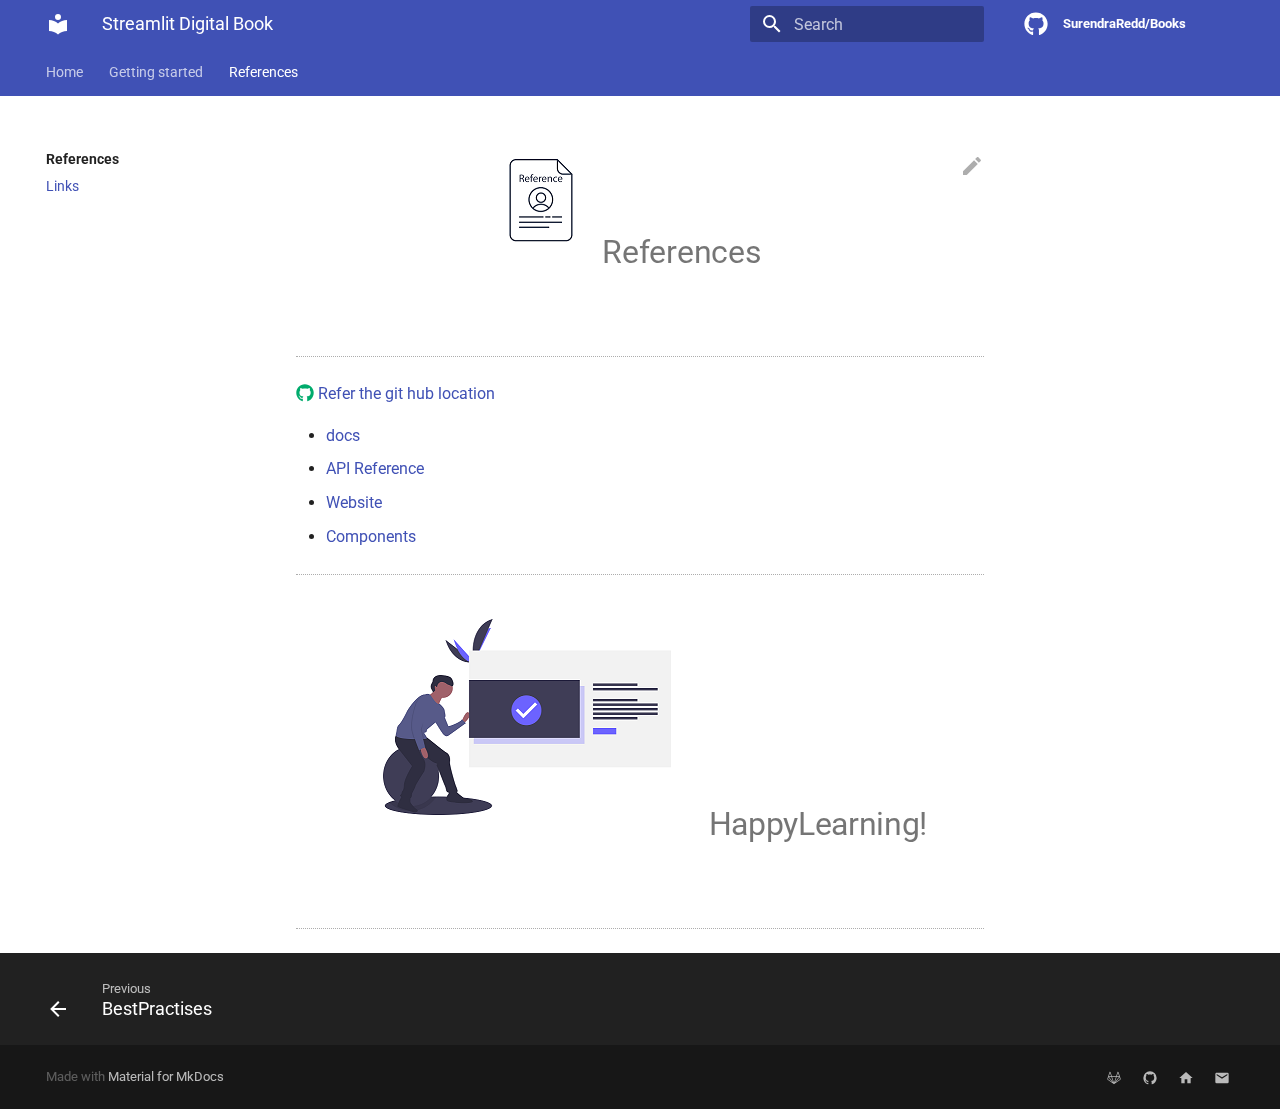
<file: references.html>
<!doctype html>
<html lang="en" class="no-js">
  <head>
    
      <meta charset="utf-8">
      <meta name="viewport" content="width=device-width,initial-scale=1">
      
        <meta name="description" content="This Book contains the details of python package called streamlit and its usage">
      
      
      
        <meta name="author" content="Surendra Reddy(surendraelectronics@gmail.com)">
      
      <link rel="shortcut icon" href="assets/images/favicon.png">
      <meta name="generator" content="mkdocs-1.1.2, mkdocs-material-6.1.0">
    
    
      
        <title>Links - Streamlit Digital Book</title>
      
    
    
      <link rel="stylesheet" href="assets/stylesheets/main.bc7e593a.min.css">
      
        
        <link rel="stylesheet" href="assets/stylesheets/palette.ab28b872.min.css">
        
          
          
          <meta name="theme-color" content="#4051b5">
        
      
    
    
    
      
        
        <link href="https://fonts.gstatic.com" rel="preconnect" crossorigin>
        <link rel="stylesheet" href="https://fonts.googleapis.com/css?family=Roboto:300,400,400i,700%7CRoboto+Mono&display=fallback">
        <style>body,input{font-family:"Roboto",-apple-system,BlinkMacSystemFont,Helvetica,Arial,sans-serif}code,kbd,pre{font-family:"Roboto Mono",SFMono-Regular,Consolas,Menlo,monospace}</style>
      
    
    
    
      <link rel="stylesheet" href="stylesheets/extra.css">
    
      <link rel="stylesheet" href="css/version-select.css">
    
    
      
        
<script>window.ga=window.ga||function(){(ga.q=ga.q||[]).push(arguments)},ga.l=+new Date,ga("create","None","auto"),ga("set","anonymizeIp",!0),ga("send","pageview"),document.addEventListener("DOMContentLoaded",function(){document.forms.search&&document.forms.search.query.addEventListener("blur",function(){if(this.value){var e=document.location.pathname;ga("send","pageview",e+"?q="+this.value)}})}),document.addEventListener("DOMContentSwitch",function(){ga("send","pageview",document.location.pathname)})</script>
<script async src="https://www.google-analytics.com/analytics.js"></script>
      
    
    
  </head>
  
  
    
    
    
    
    
    <body dir="ltr" data-md-color-scheme="default" data-md-color-primary="indigo" data-md-color-accent="indigo">
      
  
    <input class="md-toggle" data-md-toggle="drawer" type="checkbox" id="__drawer" autocomplete="off">
    <input class="md-toggle" data-md-toggle="search" type="checkbox" id="__search" autocomplete="off">
    <label class="md-overlay" for="__drawer"></label>
    <div data-md-component="skip">
      
        
        <a href="#references" class="md-skip">
          Skip to content
        </a>
      
    </div>
    <div data-md-component="announce">
      
    </div>
    
      

  

<header class="md-header" data-md-component="header">
  <nav class="md-header-nav md-grid" aria-label="Header">
    <a href="./index.html" title="Streamlit Digital Book" class="md-header-nav__button md-logo" aria-label="Streamlit Digital Book">
      
  
  <svg xmlns="http://www.w3.org/2000/svg" viewBox="0 0 24 24"><path d="M12 8a3 3 0 003-3 3 3 0 00-3-3 3 3 0 00-3 3 3 3 0 003 3m0 3.54C9.64 9.35 6.5 8 3 8v11c3.5 0 6.64 1.35 9 3.54 2.36-2.19 5.5-3.54 9-3.54V8c-3.5 0-6.64 1.35-9 3.54z"/></svg>

    </a>
    <label class="md-header-nav__button md-icon" for="__drawer">
      <svg xmlns="http://www.w3.org/2000/svg" viewBox="0 0 24 24"><path d="M3 6h18v2H3V6m0 5h18v2H3v-2m0 5h18v2H3v-2z"/></svg>
    </label>
    <div class="md-header-nav__title" data-md-component="header-title">
      
        <div class="md-header-nav__ellipsis">
          <span class="md-header-nav__topic md-ellipsis">
            Streamlit Digital Book
          </span>
          <span class="md-header-nav__topic md-ellipsis">
            
              Links
            
          </span>
        </div>
      
    </div>
    
      <label class="md-header-nav__button md-icon" for="__search">
        <svg xmlns="http://www.w3.org/2000/svg" viewBox="0 0 24 24"><path d="M9.5 3A6.5 6.5 0 0116 9.5c0 1.61-.59 3.09-1.56 4.23l.27.27h.79l5 5-1.5 1.5-5-5v-.79l-.27-.27A6.516 6.516 0 019.5 16 6.5 6.5 0 013 9.5 6.5 6.5 0 019.5 3m0 2C7 5 5 7 5 9.5S7 14 9.5 14 14 12 14 9.5 12 5 9.5 5z"/></svg>
      </label>
      
<div class="md-search" data-md-component="search" role="dialog">
  <label class="md-search__overlay" for="__search"></label>
  <div class="md-search__inner" role="search">
    <form class="md-search__form" name="search">
      <input type="text" class="md-search__input" name="query" aria-label="Search" placeholder="Search" autocapitalize="off" autocorrect="off" autocomplete="off" spellcheck="false" data-md-component="search-query" data-md-state="active">
      <label class="md-search__icon md-icon" for="__search">
        <svg xmlns="http://www.w3.org/2000/svg" viewBox="0 0 24 24"><path d="M9.5 3A6.5 6.5 0 0116 9.5c0 1.61-.59 3.09-1.56 4.23l.27.27h.79l5 5-1.5 1.5-5-5v-.79l-.27-.27A6.516 6.516 0 019.5 16 6.5 6.5 0 013 9.5 6.5 6.5 0 019.5 3m0 2C7 5 5 7 5 9.5S7 14 9.5 14 14 12 14 9.5 12 5 9.5 5z"/></svg>
        <svg xmlns="http://www.w3.org/2000/svg" viewBox="0 0 24 24"><path d="M20 11v2H8l5.5 5.5-1.42 1.42L4.16 12l7.92-7.92L13.5 5.5 8 11h12z"/></svg>
      </label>
      <button type="reset" class="md-search__icon md-icon" aria-label="Clear" data-md-component="search-reset" tabindex="-1">
        <svg xmlns="http://www.w3.org/2000/svg" viewBox="0 0 24 24"><path d="M19 6.41L17.59 5 12 10.59 6.41 5 5 6.41 10.59 12 5 17.59 6.41 19 12 13.41 17.59 19 19 17.59 13.41 12 19 6.41z"/></svg>
      </button>
    </form>
    <div class="md-search__output">
      <div class="md-search__scrollwrap" data-md-scrollfix>
        <div class="md-search-result" data-md-component="search-result">
          <div class="md-search-result__meta">
            Initializing search
          </div>
          <ol class="md-search-result__list"></ol>
        </div>
      </div>
    </div>
  </div>
</div>
    
    
      <div class="md-header-nav__source">
        
<a href="https://github.com/SurendraRedd/Books/" title="Go to repository" class="md-source">
  <div class="md-source__icon md-icon">
    
    <svg xmlns="http://www.w3.org/2000/svg" viewBox="0 0 496 512"><path d="M165.9 397.4c0 2-2.3 3.6-5.2 3.6-3.3.3-5.6-1.3-5.6-3.6 0-2 2.3-3.6 5.2-3.6 3-.3 5.6 1.3 5.6 3.6zm-31.1-4.5c-.7 2 1.3 4.3 4.3 4.9 2.6 1 5.6 0 6.2-2s-1.3-4.3-4.3-5.2c-2.6-.7-5.5.3-6.2 2.3zm44.2-1.7c-2.9.7-4.9 2.6-4.6 4.9.3 2 2.9 3.3 5.9 2.6 2.9-.7 4.9-2.6 4.6-4.6-.3-1.9-3-3.2-5.9-2.9zM244.8 8C106.1 8 0 113.3 0 252c0 110.9 69.8 205.8 169.5 239.2 12.8 2.3 17.3-5.6 17.3-12.1 0-6.2-.3-40.4-.3-61.4 0 0-70 15-84.7-29.8 0 0-11.4-29.1-27.8-36.6 0 0-22.9-15.7 1.6-15.4 0 0 24.9 2 38.6 25.8 21.9 38.6 58.6 27.5 72.9 20.9 2.3-16 8.8-27.1 16-33.7-55.9-6.2-112.3-14.3-112.3-110.5 0-27.5 7.6-41.3 23.6-58.9-2.6-6.5-11.1-33.3 2.6-67.9 20.9-6.5 69 27 69 27 20-5.6 41.5-8.5 62.8-8.5s42.8 2.9 62.8 8.5c0 0 48.1-33.6 69-27 13.7 34.7 5.2 61.4 2.6 67.9 16 17.7 25.8 31.5 25.8 58.9 0 96.5-58.9 104.2-114.8 110.5 9.2 7.9 17 22.9 17 46.4 0 33.7-.3 75.4-.3 83.6 0 6.5 4.6 14.4 17.3 12.1C428.2 457.8 496 362.9 496 252 496 113.3 383.5 8 244.8 8zM97.2 352.9c-1.3 1-1 3.3.7 5.2 1.6 1.6 3.9 2.3 5.2 1 1.3-1 1-3.3-.7-5.2-1.6-1.6-3.9-2.3-5.2-1zm-10.8-8.1c-.7 1.3.3 2.9 2.3 3.9 1.6 1 3.6.7 4.3-.7.7-1.3-.3-2.9-2.3-3.9-2-.6-3.6-.3-4.3.7zm32.4 35.6c-1.6 1.3-1 4.3 1.3 6.2 2.3 2.3 5.2 2.6 6.5 1 1.3-1.3.7-4.3-1.3-6.2-2.2-2.3-5.2-2.6-6.5-1zm-11.4-14.7c-1.6 1-1.6 3.6 0 5.9 1.6 2.3 4.3 3.3 5.6 2.3 1.6-1.3 1.6-3.9 0-6.2-1.4-2.3-4-3.3-5.6-2z"/></svg>
  </div>
  <div class="md-source__repository">
    SurendraRedd/Books
  </div>
</a>
      </div>
    
  </nav>
</header>
    
    <div class="md-container" data-md-component="container">
      
      
        
          

  

<nav class="md-tabs md-tabs--active" aria-label="Tabs" data-md-component="tabs">
  <div class="md-tabs__inner md-grid">
    <ul class="md-tabs__list">
      
        
  <li class="md-tabs__item">
    
      <a href="index.html" class="md-tabs__link">
        Home
      </a>
    
  </li>

      
        
  
  
    <li class="md-tabs__item">
      
        <a href="introduction.html" class="md-tabs__link">
          Getting started
        </a>
      
    </li>
  

      
        
  
  
    <li class="md-tabs__item">
      
        <a href="references.html" class="md-tabs__link md-tabs__link--active">
          References
        </a>
      
    </li>
  

      
    </ul>
  </div>
</nav>
        
      
      <main class="md-main" data-md-component="main">
        <div class="md-main__inner md-grid">
          
            
              <div class="md-sidebar md-sidebar--primary" data-md-component="navigation">
                <div class="md-sidebar__scrollwrap">
                  <div class="md-sidebar__inner">
                    

  

<nav class="md-nav md-nav--primary" aria-label="Navigation" data-md-level="0">
  <label class="md-nav__title" for="__drawer">
    <a href="./index.html" title="Streamlit Digital Book" class="md-nav__button md-logo" aria-label="Streamlit Digital Book">
      
  
  <svg xmlns="http://www.w3.org/2000/svg" viewBox="0 0 24 24"><path d="M12 8a3 3 0 003-3 3 3 0 00-3-3 3 3 0 00-3 3 3 3 0 003 3m0 3.54C9.64 9.35 6.5 8 3 8v11c3.5 0 6.64 1.35 9 3.54 2.36-2.19 5.5-3.54 9-3.54V8c-3.5 0-6.64 1.35-9 3.54z"/></svg>

    </a>
    Streamlit Digital Book
  </label>
  
    <div class="md-nav__source">
      
<a href="https://github.com/SurendraRedd/Books/" title="Go to repository" class="md-source">
  <div class="md-source__icon md-icon">
    
    <svg xmlns="http://www.w3.org/2000/svg" viewBox="0 0 496 512"><path d="M165.9 397.4c0 2-2.3 3.6-5.2 3.6-3.3.3-5.6-1.3-5.6-3.6 0-2 2.3-3.6 5.2-3.6 3-.3 5.6 1.3 5.6 3.6zm-31.1-4.5c-.7 2 1.3 4.3 4.3 4.9 2.6 1 5.6 0 6.2-2s-1.3-4.3-4.3-5.2c-2.6-.7-5.5.3-6.2 2.3zm44.2-1.7c-2.9.7-4.9 2.6-4.6 4.9.3 2 2.9 3.3 5.9 2.6 2.9-.7 4.9-2.6 4.6-4.6-.3-1.9-3-3.2-5.9-2.9zM244.8 8C106.1 8 0 113.3 0 252c0 110.9 69.8 205.8 169.5 239.2 12.8 2.3 17.3-5.6 17.3-12.1 0-6.2-.3-40.4-.3-61.4 0 0-70 15-84.7-29.8 0 0-11.4-29.1-27.8-36.6 0 0-22.9-15.7 1.6-15.4 0 0 24.9 2 38.6 25.8 21.9 38.6 58.6 27.5 72.9 20.9 2.3-16 8.8-27.1 16-33.7-55.9-6.2-112.3-14.3-112.3-110.5 0-27.5 7.6-41.3 23.6-58.9-2.6-6.5-11.1-33.3 2.6-67.9 20.9-6.5 69 27 69 27 20-5.6 41.5-8.5 62.8-8.5s42.8 2.9 62.8 8.5c0 0 48.1-33.6 69-27 13.7 34.7 5.2 61.4 2.6 67.9 16 17.7 25.8 31.5 25.8 58.9 0 96.5-58.9 104.2-114.8 110.5 9.2 7.9 17 22.9 17 46.4 0 33.7-.3 75.4-.3 83.6 0 6.5 4.6 14.4 17.3 12.1C428.2 457.8 496 362.9 496 252 496 113.3 383.5 8 244.8 8zM97.2 352.9c-1.3 1-1 3.3.7 5.2 1.6 1.6 3.9 2.3 5.2 1 1.3-1 1-3.3-.7-5.2-1.6-1.6-3.9-2.3-5.2-1zm-10.8-8.1c-.7 1.3.3 2.9 2.3 3.9 1.6 1 3.6.7 4.3-.7.7-1.3-.3-2.9-2.3-3.9-2-.6-3.6-.3-4.3.7zm32.4 35.6c-1.6 1.3-1 4.3 1.3 6.2 2.3 2.3 5.2 2.6 6.5 1 1.3-1.3.7-4.3-1.3-6.2-2.2-2.3-5.2-2.6-6.5-1zm-11.4-14.7c-1.6 1-1.6 3.6 0 5.9 1.6 2.3 4.3 3.3 5.6 2.3 1.6-1.3 1.6-3.9 0-6.2-1.4-2.3-4-3.3-5.6-2z"/></svg>
  </div>
  <div class="md-source__repository">
    SurendraRedd/Books
  </div>
</a>
    </div>
  
  <ul class="md-nav__list" data-md-scrollfix>
    
      
      
      


  <li class="md-nav__item">
    <a href="index.html" class="md-nav__link">
      Home
    </a>
  </li>

    
      
      
      


  <li class="md-nav__item md-nav__item--nested">
    
      <input class="md-nav__toggle md-toggle" data-md-toggle="nav-2" type="checkbox" id="nav-2">
    
    <label class="md-nav__link" for="nav-2">
      Getting started
      <span class="md-nav__icon md-icon"></span>
    </label>
    <nav class="md-nav" aria-label="Getting started" data-md-level="1">
      <label class="md-nav__title" for="nav-2">
        <span class="md-nav__icon md-icon"></span>
        Getting started
      </label>
      <ul class="md-nav__list" data-md-scrollfix>
        
        
          
          
          


  <li class="md-nav__item">
    <a href="introduction.html" class="md-nav__link">
      Details
    </a>
  </li>

        
          
          
          


  <li class="md-nav__item">
    <a href="concepts.html" class="md-nav__link">
      Concepts
    </a>
  </li>

        
          
          
          


  <li class="md-nav__item">
    <a href="examples.html" class="md-nav__link">
      Examples
    </a>
  </li>

        
          
          
          


  <li class="md-nav__item">
    <a href="mlapps.html" class="md-nav__link">
      MLApps
    </a>
  </li>

        
          
          
          


  <li class="md-nav__item">
    <a href="bestpractices.html" class="md-nav__link">
      BestPractises
    </a>
  </li>

        
      </ul>
    </nav>
  </li>

    
      
      
      

  


  <li class="md-nav__item md-nav__item--active md-nav__item--nested">
    
      <input class="md-nav__toggle md-toggle" data-md-toggle="nav-3" type="checkbox" id="nav-3" checked>
    
    <label class="md-nav__link" for="nav-3">
      References
      <span class="md-nav__icon md-icon"></span>
    </label>
    <nav class="md-nav" aria-label="References" data-md-level="1">
      <label class="md-nav__title" for="nav-3">
        <span class="md-nav__icon md-icon"></span>
        References
      </label>
      <ul class="md-nav__list" data-md-scrollfix>
        
        
          
          
          

  


  <li class="md-nav__item md-nav__item--active">
    
    <input class="md-nav__toggle md-toggle" data-md-toggle="toc" type="checkbox" id="__toc">
    
      
    
    
    <a href="references.html" class="md-nav__link md-nav__link--active">
      Links
    </a>
    
  </li>

        
      </ul>
    </nav>
  </li>

    
  </ul>
</nav>
                  </div>
                </div>
              </div>
            
            
              <div class="md-sidebar md-sidebar--secondary" data-md-component="toc">
                <div class="md-sidebar__scrollwrap">
                  <div class="md-sidebar__inner">
                    
<nav class="md-nav md-nav--secondary" aria-label="Table of contents">
  
  
    
  
  
</nav>
                  </div>
                </div>
              </div>
            
          
          <div class="md-content">
            <article class="md-content__inner md-typeset">
              
                
                  <a href="https://github.com/SurendraRedd/Books/edit/master/docs/references.md" title="Edit this page" class="md-content__button md-icon">
                    <svg xmlns="http://www.w3.org/2000/svg" viewBox="0 0 24 24"><path d="M20.71 7.04c.39-.39.39-1.04 0-1.41l-2.34-2.34c-.37-.39-1.02-.39-1.41 0l-1.84 1.83 3.75 3.75M3 17.25V21h3.75L17.81 9.93l-3.75-3.75L3 17.25z"/></svg>
                  </a>
                
                
                <h1 id="references"><center><img alt="" src="images/reference.jpg" /><strong> References </strong></center><a class="headerlink" href="#references" title="Permanent link">&para;</a></h1>
<hr />
<p><a href="https://surendraredd.github.io/Books/"><span class="twemoji medium"><svg xmlns="http://www.w3.org/2000/svg" viewBox="0 0 496 512"><path d="M165.9 397.4c0 2-2.3 3.6-5.2 3.6-3.3.3-5.6-1.3-5.6-3.6 0-2 2.3-3.6 5.2-3.6 3-.3 5.6 1.3 5.6 3.6zm-31.1-4.5c-.7 2 1.3 4.3 4.3 4.9 2.6 1 5.6 0 6.2-2s-1.3-4.3-4.3-5.2c-2.6-.7-5.5.3-6.2 2.3zm44.2-1.7c-2.9.7-4.9 2.6-4.6 4.9.3 2 2.9 3.3 5.9 2.6 2.9-.7 4.9-2.6 4.6-4.6-.3-1.9-3-3.2-5.9-2.9zM244.8 8C106.1 8 0 113.3 0 252c0 110.9 69.8 205.8 169.5 239.2 12.8 2.3 17.3-5.6 17.3-12.1 0-6.2-.3-40.4-.3-61.4 0 0-70 15-84.7-29.8 0 0-11.4-29.1-27.8-36.6 0 0-22.9-15.7 1.6-15.4 0 0 24.9 2 38.6 25.8 21.9 38.6 58.6 27.5 72.9 20.9 2.3-16 8.8-27.1 16-33.7-55.9-6.2-112.3-14.3-112.3-110.5 0-27.5 7.6-41.3 23.6-58.9-2.6-6.5-11.1-33.3 2.6-67.9 20.9-6.5 69 27 69 27 20-5.6 41.5-8.5 62.8-8.5s42.8 2.9 62.8 8.5c0 0 48.1-33.6 69-27 13.7 34.7 5.2 61.4 2.6 67.9 16 17.7 25.8 31.5 25.8 58.9 0 96.5-58.9 104.2-114.8 110.5 9.2 7.9 17 22.9 17 46.4 0 33.7-.3 75.4-.3 83.6 0 6.5 4.6 14.4 17.3 12.1C428.2 457.8 496 362.9 496 252 496 113.3 383.5 8 244.8 8zM97.2 352.9c-1.3 1-1 3.3.7 5.2 1.6 1.6 3.9 2.3 5.2 1 1.3-1 1-3.3-.7-5.2-1.6-1.6-3.9-2.3-5.2-1zm-10.8-8.1c-.7 1.3.3 2.9 2.3 3.9 1.6 1 3.6.7 4.3-.7.7-1.3-.3-2.9-2.3-3.9-2-.6-3.6-.3-4.3.7zm32.4 35.6c-1.6 1.3-1 4.3 1.3 6.2 2.3 2.3 5.2 2.6 6.5 1 1.3-1.3.7-4.3-1.3-6.2-2.2-2.3-5.2-2.6-6.5-1zm-11.4-14.7c-1.6 1-1.6 3.6 0 5.9 1.6 2.3 4.3 3.3 5.6 2.3 1.6-1.3 1.6-3.9 0-6.2-1.4-2.3-4-3.3-5.6-2z"/></svg></span> Refer the git hub location</a></p>
<ul>
<li><a href="https://docs.streamlit.io/en/stable/">docs</a></li>
<li><a href="https://docs.streamlit.io/en/stable/api.html">API Reference</a></li>
<li><a href="https://github.com/marcskovmadsen/awesome-streamlit">Website</a></li>
<li><a href="https://www.streamlit.io/components">Components</a></li>
</ul>
<hr />
<h1 id="happylearning"><center><img alt="" src="images/Done.png" /><strong> HappyLearning! </strong></center><a class="headerlink" href="#happylearning" title="Permanent link">&para;</a></h1>
<hr />
                
              
              
                


              
            </article>
          </div>
        </div>
      </main>
      
        
<footer class="md-footer">
  
    <div class="md-footer-nav">
      <nav class="md-footer-nav__inner md-grid" aria-label="Footer">
        
          <a href="bestpractices.html" class="md-footer-nav__link md-footer-nav__link--prev" rel="prev">
            <div class="md-footer-nav__button md-icon">
              <svg xmlns="http://www.w3.org/2000/svg" viewBox="0 0 24 24"><path d="M20 11v2H8l5.5 5.5-1.42 1.42L4.16 12l7.92-7.92L13.5 5.5 8 11h12z"/></svg>
            </div>
            <div class="md-footer-nav__title">
              <div class="md-ellipsis">
                <span class="md-footer-nav__direction">
                  Previous
                </span>
                BestPractises
              </div>
            </div>
          </a>
        
        
      </nav>
    </div>
  
  <div class="md-footer-meta md-typeset">
    <div class="md-footer-meta__inner md-grid">
      <div class="md-footer-copyright">
        
        Made with
        <a href="https://squidfunk.github.io/mkdocs-material/" target="_blank" rel="noopener">
          Material for MkDocs
        </a>
      </div>
      
  <div class="md-footer-social">
    
      
      
        
        
      
      <a href="https://gitlab.com/surendraelectronics" target="_blank" rel="noopener" title="gitlab.com" class="md-footer-social__link">
        <svg xmlns="http://www.w3.org/2000/svg" viewBox="0 0 24 24"><path d="M21.94 13.11l-1.05-3.22c0-.03-.01-.06-.02-.09l-2.11-6.48a.859.859 0 00-.8-.57c-.36 0-.68.25-.79.58l-2 6.17H8.84L6.83 3.33a.851.851 0 00-.79-.58c-.37 0-.69.25-.8.58L3.13 9.82v.01l-1.07 3.28c-.16.5.01 1.04.44 1.34l9.22 6.71c.17.12.39.12.56-.01l9.22-6.7c.43-.3.6-.84.44-1.34M8.15 10.45l2.57 7.91-6.17-7.91m8.73 7.92l2.47-7.59.1-.33h3.61l-5.59 7.16m4.1-13.67l1.81 5.56h-3.62m-1.3.95l-1.79 5.51L12 19.24l-2.86-8.79M6.03 3.94L7.84 9.5H4.23m-1.18 4.19c-.09-.07-.13-.19-.09-.29l.79-2.43 5.82 7.45m11.38-4.73l-6.51 4.73.02-.03 5.79-7.42.79 2.43c.04.1 0 .22-.09.29"/></svg>
      </a>
    
      
      
        
        
      
      <a href="https://github.com/SurendraRedd" target="_blank" rel="noopener" title="github.com" class="md-footer-social__link">
        <svg xmlns="http://www.w3.org/2000/svg" viewBox="0 0 24 24"><path d="M12 2A10 10 0 002 12c0 4.42 2.87 8.17 6.84 9.5.5.08.66-.23.66-.5v-1.69c-2.77.6-3.36-1.34-3.36-1.34-.46-1.16-1.11-1.47-1.11-1.47-.91-.62.07-.6.07-.6 1 .07 1.53 1.03 1.53 1.03.87 1.52 2.34 1.07 2.91.83.09-.65.35-1.09.63-1.34-2.22-.25-4.55-1.11-4.55-4.92 0-1.11.38-2 1.03-2.71-.1-.25-.45-1.29.1-2.64 0 0 .84-.27 2.75 1.02.79-.22 1.65-.33 2.5-.33.85 0 1.71.11 2.5.33 1.91-1.29 2.75-1.02 2.75-1.02.55 1.35.2 2.39.1 2.64.65.71 1.03 1.6 1.03 2.71 0 3.82-2.34 4.66-4.57 4.91.36.31.69.92.69 1.85V21c0 .27.16.59.67.5C19.14 20.16 22 16.42 22 12A10 10 0 0012 2z"/></svg>
      </a>
    
      
      
        
        
      
      <a href="https://learnups2020.wordpress.com/" target="_blank" rel="noopener" title="learnups2020.wordpress.com" class="md-footer-social__link">
        <svg xmlns="http://www.w3.org/2000/svg" viewBox="0 0 24 24"><path d="M10 20v-6h4v6h5v-8h3L12 3 2 12h3v8h5z"/></svg>
      </a>
    
      
      
      <a href="NA" target="_blank" rel="noopener" title="" class="md-footer-social__link">
        <svg xmlns="http://www.w3.org/2000/svg" viewBox="0 0 24 24"><path d="M20 8l-8 5-8-5V6l8 5 8-5m0-2H4c-1.11 0-2 .89-2 2v12a2 2 0 002 2h16a2 2 0 002-2V6a2 2 0 00-2-2z"/></svg>
      </a>
    
  </div>

    </div>
  </div>
</footer>
      
    </div>
    
      <script src="assets/javascripts/vendor.6a3d08fc.min.js"></script>
      <script src="assets/javascripts/bundle.71201edf.min.js"></script><script id="__lang" type="application/json">{"clipboard.copy": "Copy to clipboard", "clipboard.copied": "Copied to clipboard", "search.config.lang": "en", "search.config.pipeline": "trimmer, stopWordFilter", "search.config.separator": "[\\s\\-]+", "search.placeholder": "Search", "search.result.placeholder": "Type to start searching", "search.result.none": "No matching documents", "search.result.one": "1 matching document", "search.result.other": "# matching documents", "search.result.more.one": "1 more on this page", "search.result.more.other": "# more on this page", "search.result.term.missing": "Missing"}</script>
      
      <script>
        app = initialize({
          base: ".",
          features: ['navigation.tabs', 'search.highlight'],
          search: Object.assign({
            worker: "assets/javascripts/worker/search.4ac00218.min.js"
          }, typeof search !== "undefined" && search)
        })
      </script>
      
        <script src="js/version-select.js"></script>
      
    
  </body>
</html>
</file>
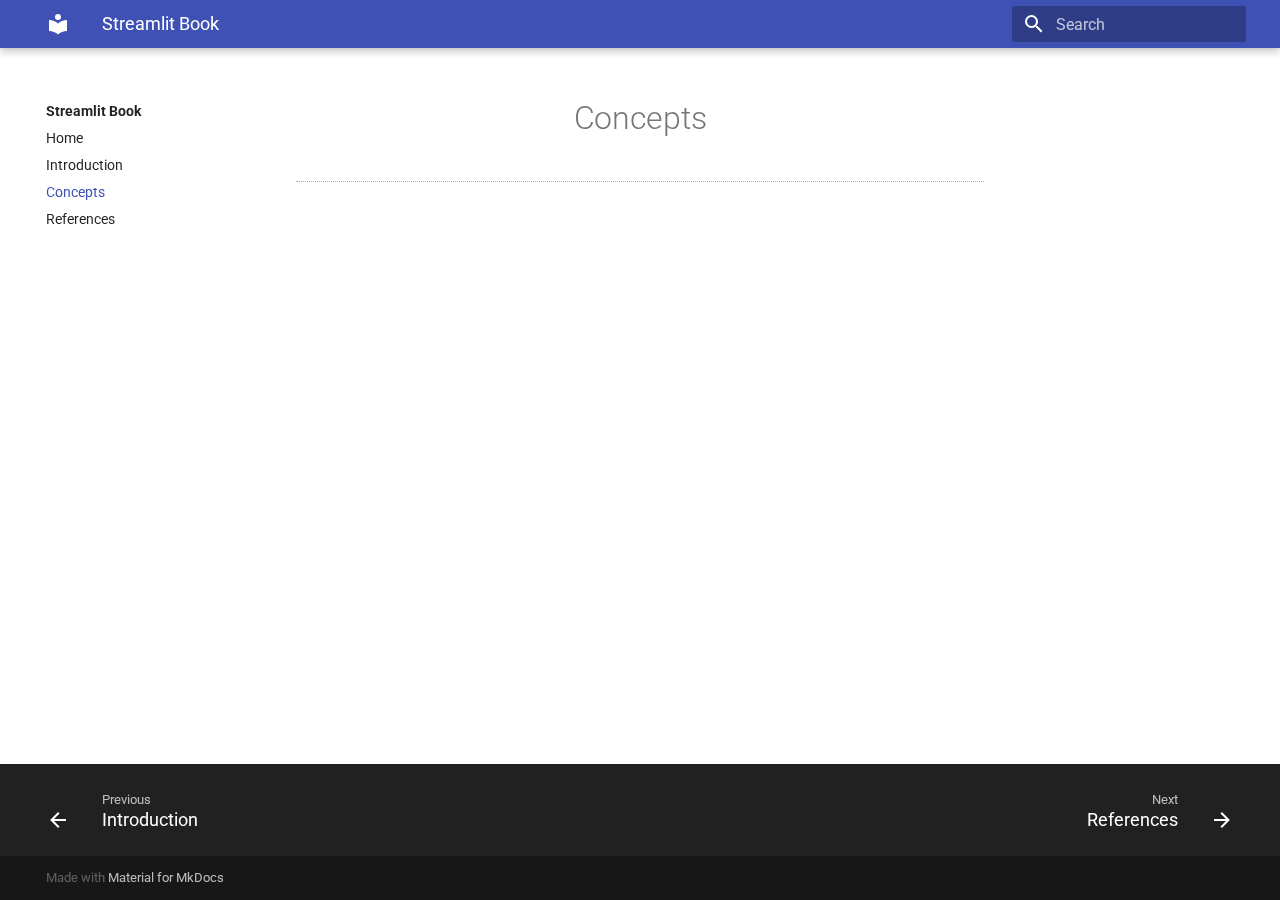
<file: StreamlitBook/site/concepts.html>
<!doctype html>
<html lang="en" class="no-js">
  <head>
    
      <meta charset="utf-8">
      <meta name="viewport" content="width=device-width,initial-scale=1">
      
        <meta name="description" content="Detailed usage of the streamlit python package">
      
      
      
        <meta name="author" content="Surendra Reddy(surendraelectronics@gmail.com)">
      
      <link rel="shortcut icon" href="assets/images/favicon.png">
      <meta name="generator" content="mkdocs-1.1.2, mkdocs-material-6.1.0">
    
    
      
        <title>Concepts - Streamlit Book</title>
      
    
    
      <link rel="stylesheet" href="assets/stylesheets/main.bc7e593a.min.css">
      
        
        <link rel="stylesheet" href="assets/stylesheets/palette.ab28b872.min.css">
        
          
          
          <meta name="theme-color" content="#4051b5">
        
      
    
    
    
      
        
        <link href="https://fonts.gstatic.com" rel="preconnect" crossorigin>
        <link rel="stylesheet" href="https://fonts.googleapis.com/css?family=Roboto:300,400,400i,700%7C&display=fallback">
        <style>body,input{font-family:"Roboto",-apple-system,BlinkMacSystemFont,Helvetica,Arial,sans-serif}code,kbd,pre{font-family:"",SFMono-Regular,Consolas,Menlo,monospace}</style>
      
    
    
    
    
      
    
    
  </head>
  
  
    
    
    
    
    
    <body dir="ltr" data-md-color-scheme="" data-md-color-primary="indigo" data-md-color-accent="">
      
  
    <input class="md-toggle" data-md-toggle="drawer" type="checkbox" id="__drawer" autocomplete="off">
    <input class="md-toggle" data-md-toggle="search" type="checkbox" id="__search" autocomplete="off">
    <label class="md-overlay" for="__drawer"></label>
    <div data-md-component="skip">
      
        
        <a href="#concepts" class="md-skip">
          Skip to content
        </a>
      
    </div>
    <div data-md-component="announce">
      
    </div>
    
      

  

<header class="md-header" data-md-component="header">
  <nav class="md-header-nav md-grid" aria-label="Header">
    <a href="./index.html" title="Streamlit Book" class="md-header-nav__button md-logo" aria-label="Streamlit Book">
      
  
  <svg xmlns="http://www.w3.org/2000/svg" viewBox="0 0 24 24"><path d="M12 8a3 3 0 003-3 3 3 0 00-3-3 3 3 0 00-3 3 3 3 0 003 3m0 3.54C9.64 9.35 6.5 8 3 8v11c3.5 0 6.64 1.35 9 3.54 2.36-2.19 5.5-3.54 9-3.54V8c-3.5 0-6.64 1.35-9 3.54z"/></svg>

    </a>
    <label class="md-header-nav__button md-icon" for="__drawer">
      <svg xmlns="http://www.w3.org/2000/svg" viewBox="0 0 24 24"><path d="M3 6h18v2H3V6m0 5h18v2H3v-2m0 5h18v2H3v-2z"/></svg>
    </label>
    <div class="md-header-nav__title" data-md-component="header-title">
      
        <div class="md-header-nav__ellipsis">
          <span class="md-header-nav__topic md-ellipsis">
            Streamlit Book
          </span>
          <span class="md-header-nav__topic md-ellipsis">
            
              Concepts
            
          </span>
        </div>
      
    </div>
    
      <label class="md-header-nav__button md-icon" for="__search">
        <svg xmlns="http://www.w3.org/2000/svg" viewBox="0 0 24 24"><path d="M9.5 3A6.5 6.5 0 0116 9.5c0 1.61-.59 3.09-1.56 4.23l.27.27h.79l5 5-1.5 1.5-5-5v-.79l-.27-.27A6.516 6.516 0 019.5 16 6.5 6.5 0 013 9.5 6.5 6.5 0 019.5 3m0 2C7 5 5 7 5 9.5S7 14 9.5 14 14 12 14 9.5 12 5 9.5 5z"/></svg>
      </label>
      
<div class="md-search" data-md-component="search" role="dialog">
  <label class="md-search__overlay" for="__search"></label>
  <div class="md-search__inner" role="search">
    <form class="md-search__form" name="search">
      <input type="text" class="md-search__input" name="query" aria-label="Search" placeholder="Search" autocapitalize="off" autocorrect="off" autocomplete="off" spellcheck="false" data-md-component="search-query" data-md-state="active">
      <label class="md-search__icon md-icon" for="__search">
        <svg xmlns="http://www.w3.org/2000/svg" viewBox="0 0 24 24"><path d="M9.5 3A6.5 6.5 0 0116 9.5c0 1.61-.59 3.09-1.56 4.23l.27.27h.79l5 5-1.5 1.5-5-5v-.79l-.27-.27A6.516 6.516 0 019.5 16 6.5 6.5 0 013 9.5 6.5 6.5 0 019.5 3m0 2C7 5 5 7 5 9.5S7 14 9.5 14 14 12 14 9.5 12 5 9.5 5z"/></svg>
        <svg xmlns="http://www.w3.org/2000/svg" viewBox="0 0 24 24"><path d="M20 11v2H8l5.5 5.5-1.42 1.42L4.16 12l7.92-7.92L13.5 5.5 8 11h12z"/></svg>
      </label>
      <button type="reset" class="md-search__icon md-icon" aria-label="Clear" data-md-component="search-reset" tabindex="-1">
        <svg xmlns="http://www.w3.org/2000/svg" viewBox="0 0 24 24"><path d="M19 6.41L17.59 5 12 10.59 6.41 5 5 6.41 10.59 12 5 17.59 6.41 19 12 13.41 17.59 19 19 17.59 13.41 12 19 6.41z"/></svg>
      </button>
    </form>
    <div class="md-search__output">
      <div class="md-search__scrollwrap" data-md-scrollfix>
        <div class="md-search-result" data-md-component="search-result">
          <div class="md-search-result__meta">
            Initializing search
          </div>
          <ol class="md-search-result__list"></ol>
        </div>
      </div>
    </div>
  </div>
</div>
    
    
  </nav>
</header>
    
    <div class="md-container" data-md-component="container">
      
      
        
      
      <main class="md-main" data-md-component="main">
        <div class="md-main__inner md-grid">
          
            
              <div class="md-sidebar md-sidebar--primary" data-md-component="navigation">
                <div class="md-sidebar__scrollwrap">
                  <div class="md-sidebar__inner">
                    

  

<nav class="md-nav md-nav--primary" aria-label="Navigation" data-md-level="0">
  <label class="md-nav__title" for="__drawer">
    <a href="./index.html" title="Streamlit Book" class="md-nav__button md-logo" aria-label="Streamlit Book">
      
  
  <svg xmlns="http://www.w3.org/2000/svg" viewBox="0 0 24 24"><path d="M12 8a3 3 0 003-3 3 3 0 00-3-3 3 3 0 00-3 3 3 3 0 003 3m0 3.54C9.64 9.35 6.5 8 3 8v11c3.5 0 6.64 1.35 9 3.54 2.36-2.19 5.5-3.54 9-3.54V8c-3.5 0-6.64 1.35-9 3.54z"/></svg>

    </a>
    Streamlit Book
  </label>
  
  <ul class="md-nav__list" data-md-scrollfix>
    
      
      
      


  <li class="md-nav__item">
    <a href="index.html" class="md-nav__link">
      Home
    </a>
  </li>

    
      
      
      


  <li class="md-nav__item">
    <a href="introduction.html" class="md-nav__link">
      Introduction
    </a>
  </li>

    
      
      
      

  


  <li class="md-nav__item md-nav__item--active">
    
    <input class="md-nav__toggle md-toggle" data-md-toggle="toc" type="checkbox" id="__toc">
    
      
    
    
    <a href="concepts.html" class="md-nav__link md-nav__link--active">
      Concepts
    </a>
    
  </li>

    
      
      
      


  <li class="md-nav__item">
    <a href="references.html" class="md-nav__link">
      References
    </a>
  </li>

    
  </ul>
</nav>
                  </div>
                </div>
              </div>
            
            
              <div class="md-sidebar md-sidebar--secondary" data-md-component="toc">
                <div class="md-sidebar__scrollwrap">
                  <div class="md-sidebar__inner">
                    
<nav class="md-nav md-nav--secondary" aria-label="Table of contents">
  
  
    
  
  
</nav>
                  </div>
                </div>
              </div>
            
          
          <div class="md-content">
            <article class="md-content__inner md-typeset">
              
                
                
                <h1 id="concepts"><center> Concepts </center></h1>
<hr />
                
              
              
                


              
            </article>
          </div>
        </div>
      </main>
      
        
<footer class="md-footer">
  
    <div class="md-footer-nav">
      <nav class="md-footer-nav__inner md-grid" aria-label="Footer">
        
          <a href="introduction.html" class="md-footer-nav__link md-footer-nav__link--prev" rel="prev">
            <div class="md-footer-nav__button md-icon">
              <svg xmlns="http://www.w3.org/2000/svg" viewBox="0 0 24 24"><path d="M20 11v2H8l5.5 5.5-1.42 1.42L4.16 12l7.92-7.92L13.5 5.5 8 11h12z"/></svg>
            </div>
            <div class="md-footer-nav__title">
              <div class="md-ellipsis">
                <span class="md-footer-nav__direction">
                  Previous
                </span>
                Introduction
              </div>
            </div>
          </a>
        
        
          <a href="references.html" class="md-footer-nav__link md-footer-nav__link--next" rel="next">
            <div class="md-footer-nav__title">
              <div class="md-ellipsis">
                <span class="md-footer-nav__direction">
                  Next
                </span>
                References
              </div>
            </div>
            <div class="md-footer-nav__button md-icon">
              <svg xmlns="http://www.w3.org/2000/svg" viewBox="0 0 24 24"><path d="M4 11v2h12l-5.5 5.5 1.42 1.42L19.84 12l-7.92-7.92L10.5 5.5 16 11H4z"/></svg>
            </div>
          </a>
        
      </nav>
    </div>
  
  <div class="md-footer-meta md-typeset">
    <div class="md-footer-meta__inner md-grid">
      <div class="md-footer-copyright">
        
        Made with
        <a href="https://squidfunk.github.io/mkdocs-material/" target="_blank" rel="noopener">
          Material for MkDocs
        </a>
      </div>
      
    </div>
  </div>
</footer>
      
    </div>
    
      <script src="assets/javascripts/vendor.6a3d08fc.min.js"></script>
      <script src="assets/javascripts/bundle.71201edf.min.js"></script><script id="__lang" type="application/json">{"clipboard.copy": "Copy to clipboard", "clipboard.copied": "Copied to clipboard", "search.config.lang": "en", "search.config.pipeline": "trimmer, stopWordFilter", "search.config.separator": "[\\s\\-]+", "search.placeholder": "Search", "search.result.placeholder": "Type to start searching", "search.result.none": "No matching documents", "search.result.one": "1 matching document", "search.result.other": "# matching documents", "search.result.more.one": "1 more on this page", "search.result.more.other": "# more on this page", "search.result.term.missing": "Missing"}</script>
      
      <script>
        app = initialize({
          base: ".",
          features: ['header.autohide'],
          search: Object.assign({
            worker: "assets/javascripts/worker/search.4ac00218.min.js"
          }, typeof search !== "undefined" && search)
        })
      </script>
      
    
  </body>
</html>
</file>
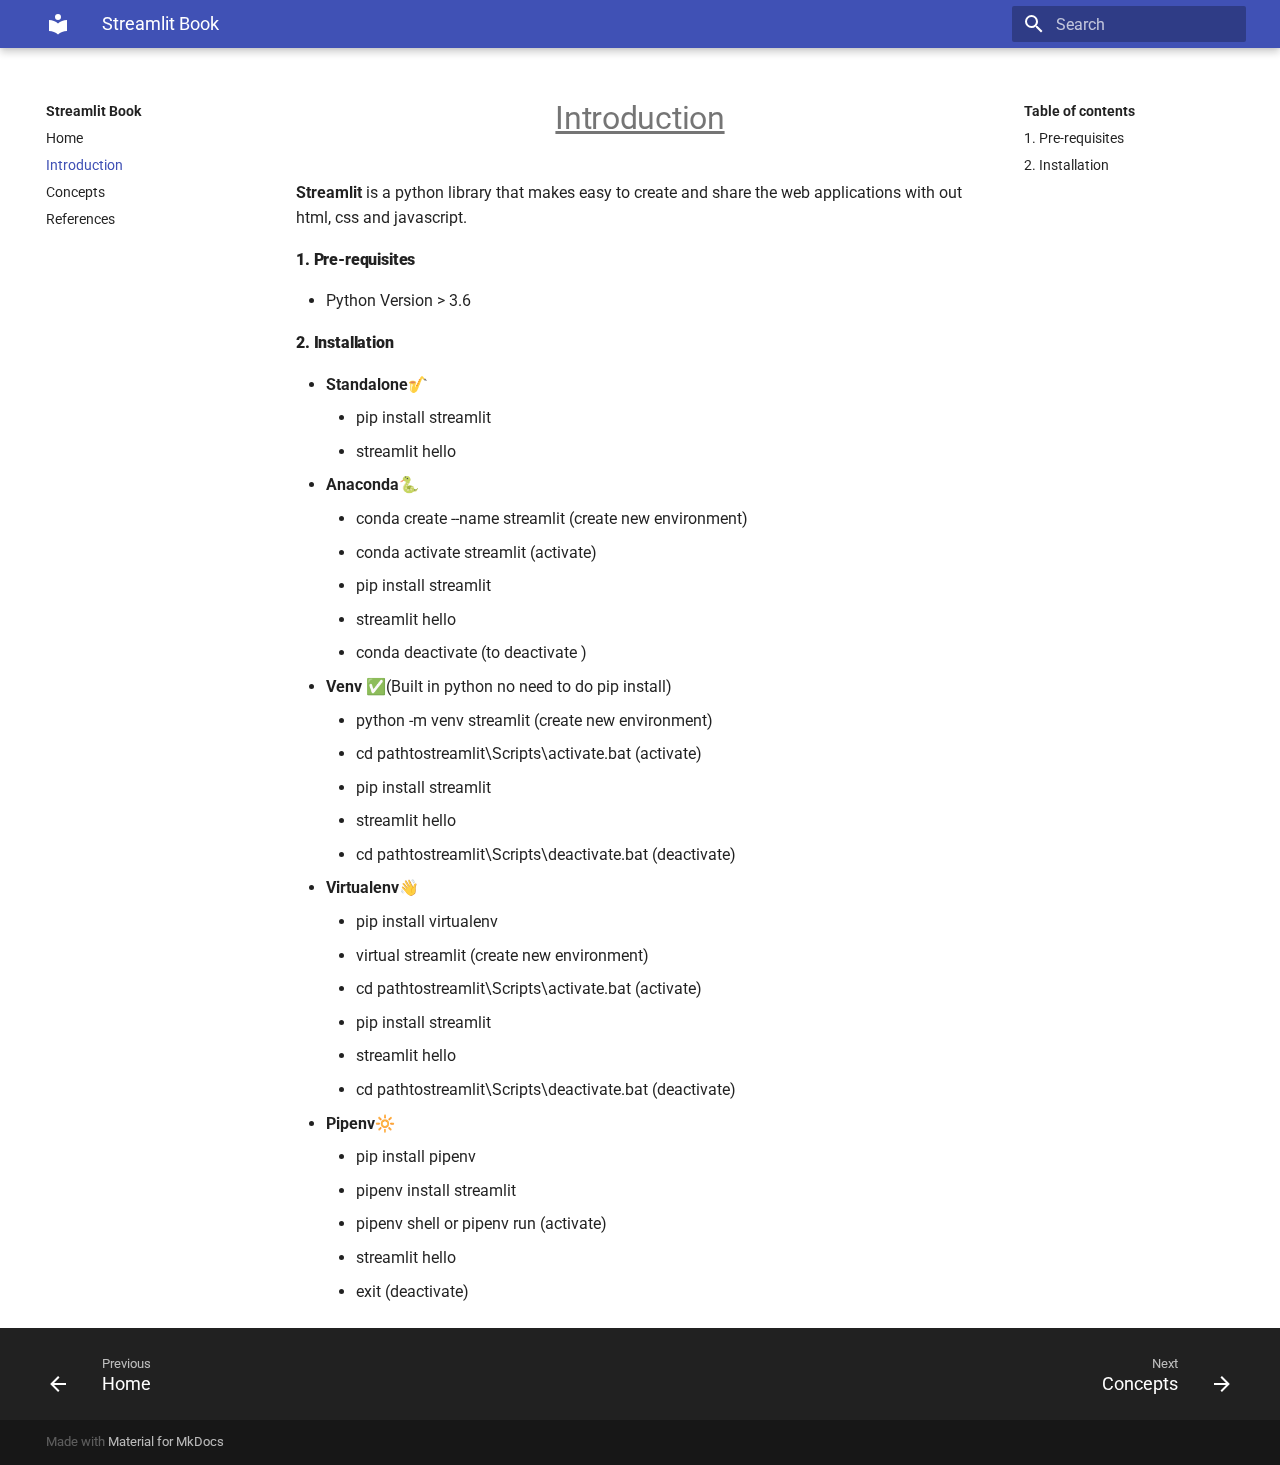
<file: StreamlitBook/site/introduction.html>
<!doctype html>
<html lang="en" class="no-js">
  <head>
    
      <meta charset="utf-8">
      <meta name="viewport" content="width=device-width,initial-scale=1">
      
        <meta name="description" content="Detailed usage of the streamlit python package">
      
      
      
        <meta name="author" content="Surendra Reddy(surendraelectronics@gmail.com)">
      
      <link rel="shortcut icon" href="assets/images/favicon.png">
      <meta name="generator" content="mkdocs-1.1.2, mkdocs-material-6.1.0">
    
    
      
        <title>Introduction - Streamlit Book</title>
      
    
    
      <link rel="stylesheet" href="assets/stylesheets/main.bc7e593a.min.css">
      
        
        <link rel="stylesheet" href="assets/stylesheets/palette.ab28b872.min.css">
        
          
          
          <meta name="theme-color" content="#4051b5">
        
      
    
    
    
      
        
        <link href="https://fonts.gstatic.com" rel="preconnect" crossorigin>
        <link rel="stylesheet" href="https://fonts.googleapis.com/css?family=Roboto:300,400,400i,700%7C&display=fallback">
        <style>body,input{font-family:"Roboto",-apple-system,BlinkMacSystemFont,Helvetica,Arial,sans-serif}code,kbd,pre{font-family:"",SFMono-Regular,Consolas,Menlo,monospace}</style>
      
    
    
    
    
      
    
    
  </head>
  
  
    
    
    
    
    
    <body dir="ltr" data-md-color-scheme="" data-md-color-primary="indigo" data-md-color-accent="">
      
  
    <input class="md-toggle" data-md-toggle="drawer" type="checkbox" id="__drawer" autocomplete="off">
    <input class="md-toggle" data-md-toggle="search" type="checkbox" id="__search" autocomplete="off">
    <label class="md-overlay" for="__drawer"></label>
    <div data-md-component="skip">
      
        
        <a href="#introduction" class="md-skip">
          Skip to content
        </a>
      
    </div>
    <div data-md-component="announce">
      
    </div>
    
      

  

<header class="md-header" data-md-component="header">
  <nav class="md-header-nav md-grid" aria-label="Header">
    <a href="./index.html" title="Streamlit Book" class="md-header-nav__button md-logo" aria-label="Streamlit Book">
      
  
  <svg xmlns="http://www.w3.org/2000/svg" viewBox="0 0 24 24"><path d="M12 8a3 3 0 003-3 3 3 0 00-3-3 3 3 0 00-3 3 3 3 0 003 3m0 3.54C9.64 9.35 6.5 8 3 8v11c3.5 0 6.64 1.35 9 3.54 2.36-2.19 5.5-3.54 9-3.54V8c-3.5 0-6.64 1.35-9 3.54z"/></svg>

    </a>
    <label class="md-header-nav__button md-icon" for="__drawer">
      <svg xmlns="http://www.w3.org/2000/svg" viewBox="0 0 24 24"><path d="M3 6h18v2H3V6m0 5h18v2H3v-2m0 5h18v2H3v-2z"/></svg>
    </label>
    <div class="md-header-nav__title" data-md-component="header-title">
      
        <div class="md-header-nav__ellipsis">
          <span class="md-header-nav__topic md-ellipsis">
            Streamlit Book
          </span>
          <span class="md-header-nav__topic md-ellipsis">
            
              Introduction
            
          </span>
        </div>
      
    </div>
    
      <label class="md-header-nav__button md-icon" for="__search">
        <svg xmlns="http://www.w3.org/2000/svg" viewBox="0 0 24 24"><path d="M9.5 3A6.5 6.5 0 0116 9.5c0 1.61-.59 3.09-1.56 4.23l.27.27h.79l5 5-1.5 1.5-5-5v-.79l-.27-.27A6.516 6.516 0 019.5 16 6.5 6.5 0 013 9.5 6.5 6.5 0 019.5 3m0 2C7 5 5 7 5 9.5S7 14 9.5 14 14 12 14 9.5 12 5 9.5 5z"/></svg>
      </label>
      
<div class="md-search" data-md-component="search" role="dialog">
  <label class="md-search__overlay" for="__search"></label>
  <div class="md-search__inner" role="search">
    <form class="md-search__form" name="search">
      <input type="text" class="md-search__input" name="query" aria-label="Search" placeholder="Search" autocapitalize="off" autocorrect="off" autocomplete="off" spellcheck="false" data-md-component="search-query" data-md-state="active">
      <label class="md-search__icon md-icon" for="__search">
        <svg xmlns="http://www.w3.org/2000/svg" viewBox="0 0 24 24"><path d="M9.5 3A6.5 6.5 0 0116 9.5c0 1.61-.59 3.09-1.56 4.23l.27.27h.79l5 5-1.5 1.5-5-5v-.79l-.27-.27A6.516 6.516 0 019.5 16 6.5 6.5 0 013 9.5 6.5 6.5 0 019.5 3m0 2C7 5 5 7 5 9.5S7 14 9.5 14 14 12 14 9.5 12 5 9.5 5z"/></svg>
        <svg xmlns="http://www.w3.org/2000/svg" viewBox="0 0 24 24"><path d="M20 11v2H8l5.5 5.5-1.42 1.42L4.16 12l7.92-7.92L13.5 5.5 8 11h12z"/></svg>
      </label>
      <button type="reset" class="md-search__icon md-icon" aria-label="Clear" data-md-component="search-reset" tabindex="-1">
        <svg xmlns="http://www.w3.org/2000/svg" viewBox="0 0 24 24"><path d="M19 6.41L17.59 5 12 10.59 6.41 5 5 6.41 10.59 12 5 17.59 6.41 19 12 13.41 17.59 19 19 17.59 13.41 12 19 6.41z"/></svg>
      </button>
    </form>
    <div class="md-search__output">
      <div class="md-search__scrollwrap" data-md-scrollfix>
        <div class="md-search-result" data-md-component="search-result">
          <div class="md-search-result__meta">
            Initializing search
          </div>
          <ol class="md-search-result__list"></ol>
        </div>
      </div>
    </div>
  </div>
</div>
    
    
  </nav>
</header>
    
    <div class="md-container" data-md-component="container">
      
      
        
      
      <main class="md-main" data-md-component="main">
        <div class="md-main__inner md-grid">
          
            
              <div class="md-sidebar md-sidebar--primary" data-md-component="navigation">
                <div class="md-sidebar__scrollwrap">
                  <div class="md-sidebar__inner">
                    

  

<nav class="md-nav md-nav--primary" aria-label="Navigation" data-md-level="0">
  <label class="md-nav__title" for="__drawer">
    <a href="./index.html" title="Streamlit Book" class="md-nav__button md-logo" aria-label="Streamlit Book">
      
  
  <svg xmlns="http://www.w3.org/2000/svg" viewBox="0 0 24 24"><path d="M12 8a3 3 0 003-3 3 3 0 00-3-3 3 3 0 00-3 3 3 3 0 003 3m0 3.54C9.64 9.35 6.5 8 3 8v11c3.5 0 6.64 1.35 9 3.54 2.36-2.19 5.5-3.54 9-3.54V8c-3.5 0-6.64 1.35-9 3.54z"/></svg>

    </a>
    Streamlit Book
  </label>
  
  <ul class="md-nav__list" data-md-scrollfix>
    
      
      
      


  <li class="md-nav__item">
    <a href="index.html" class="md-nav__link">
      Home
    </a>
  </li>

    
      
      
      

  


  <li class="md-nav__item md-nav__item--active">
    
    <input class="md-nav__toggle md-toggle" data-md-toggle="toc" type="checkbox" id="__toc">
    
      
    
    
      <label class="md-nav__link md-nav__link--active" for="__toc">
        Introduction
        <span class="md-nav__icon md-icon"></span>
      </label>
    
    <a href="introduction.html" class="md-nav__link md-nav__link--active">
      Introduction
    </a>
    
      
<nav class="md-nav md-nav--secondary" aria-label="Table of contents">
  
  
    
  
  
    <label class="md-nav__title" for="__toc">
      <span class="md-nav__icon md-icon"></span>
      Table of contents
    </label>
    <ul class="md-nav__list" data-md-scrollfix>
      
        <li class="md-nav__item">
  <a href="#1-pre-requisites" class="md-nav__link">
    1. Pre-requisites
  </a>
  
</li>
      
        <li class="md-nav__item">
  <a href="#2-installation" class="md-nav__link">
    2. Installation
  </a>
  
</li>
      
    </ul>
  
</nav>
    
  </li>

    
      
      
      


  <li class="md-nav__item">
    <a href="concepts.html" class="md-nav__link">
      Concepts
    </a>
  </li>

    
      
      
      


  <li class="md-nav__item">
    <a href="references.html" class="md-nav__link">
      References
    </a>
  </li>

    
  </ul>
</nav>
                  </div>
                </div>
              </div>
            
            
              <div class="md-sidebar md-sidebar--secondary" data-md-component="toc">
                <div class="md-sidebar__scrollwrap">
                  <div class="md-sidebar__inner">
                    
<nav class="md-nav md-nav--secondary" aria-label="Table of contents">
  
  
    
  
  
    <label class="md-nav__title" for="__toc">
      <span class="md-nav__icon md-icon"></span>
      Table of contents
    </label>
    <ul class="md-nav__list" data-md-scrollfix>
      
        <li class="md-nav__item">
  <a href="#1-pre-requisites" class="md-nav__link">
    1. Pre-requisites
  </a>
  
</li>
      
        <li class="md-nav__item">
  <a href="#2-installation" class="md-nav__link">
    2. Installation
  </a>
  
</li>
      
    </ul>
  
</nav>
                  </div>
                </div>
              </div>
            
          
          <div class="md-content">
            <article class="md-content__inner md-typeset">
              
                
                
                <h1 id="introduction"><center><u><strong> Introduction </strong></u></center></h1>
<p><strong>Streamlit</strong> is a python library that makes easy to create and share the web applications with out html, css and javascript.</p>
<h4 id="1-pre-requisites"><strong> 1. Pre-requisites </strong></h4>
<ul>
<li>Python Version &gt; 3.6</li>
</ul>
<h4 id="2-installation"><strong> 2. Installation </strong></h4>
<ul>
<li>
<p><strong>Standalone</strong>🎷</p>
<ul>
<li>pip install streamlit</li>
<li>streamlit hello</li>
</ul>
</li>
<li>
<p><strong>Anaconda</strong>🐍</p>
<ul>
<li>conda create --name streamlit (create new environment)</li>
<li>conda activate streamlit (activate)</li>
<li>pip install streamlit</li>
<li>streamlit hello</li>
<li>conda deactivate (to deactivate )</li>
</ul>
</li>
<li>
<p><strong>Venv</strong> ✅(Built in python no need to do pip install)</p>
<ul>
<li>python -m venv streamlit (create new environment)</li>
<li>cd pathtostreamlit\Scripts\activate.bat (activate)</li>
<li>pip install streamlit</li>
<li>streamlit hello</li>
<li>cd pathtostreamlit\Scripts\deactivate.bat (deactivate)</li>
</ul>
</li>
<li>
<p><strong>Virtualenv</strong>👋</p>
<ul>
<li>pip install virtualenv</li>
<li>virtual streamlit (create new environment)</li>
<li>cd pathtostreamlit\Scripts\activate.bat (activate)</li>
<li>pip install streamlit</li>
<li>streamlit hello</li>
<li>cd pathtostreamlit\Scripts\deactivate.bat (deactivate)</li>
</ul>
</li>
<li>
<p><strong>Pipenv</strong>🔆</p>
<ul>
<li>pip install pipenv</li>
<li>pipenv install streamlit</li>
<li>pipenv shell or pipenv run (activate)</li>
<li>streamlit hello</li>
<li>exit (deactivate)     </li>
</ul>
</li>
</ul>
                
              
              
                


              
            </article>
          </div>
        </div>
      </main>
      
        
<footer class="md-footer">
  
    <div class="md-footer-nav">
      <nav class="md-footer-nav__inner md-grid" aria-label="Footer">
        
          <a href="index.html" class="md-footer-nav__link md-footer-nav__link--prev" rel="prev">
            <div class="md-footer-nav__button md-icon">
              <svg xmlns="http://www.w3.org/2000/svg" viewBox="0 0 24 24"><path d="M20 11v2H8l5.5 5.5-1.42 1.42L4.16 12l7.92-7.92L13.5 5.5 8 11h12z"/></svg>
            </div>
            <div class="md-footer-nav__title">
              <div class="md-ellipsis">
                <span class="md-footer-nav__direction">
                  Previous
                </span>
                Home
              </div>
            </div>
          </a>
        
        
          <a href="concepts.html" class="md-footer-nav__link md-footer-nav__link--next" rel="next">
            <div class="md-footer-nav__title">
              <div class="md-ellipsis">
                <span class="md-footer-nav__direction">
                  Next
                </span>
                Concepts
              </div>
            </div>
            <div class="md-footer-nav__button md-icon">
              <svg xmlns="http://www.w3.org/2000/svg" viewBox="0 0 24 24"><path d="M4 11v2h12l-5.5 5.5 1.42 1.42L19.84 12l-7.92-7.92L10.5 5.5 16 11H4z"/></svg>
            </div>
          </a>
        
      </nav>
    </div>
  
  <div class="md-footer-meta md-typeset">
    <div class="md-footer-meta__inner md-grid">
      <div class="md-footer-copyright">
        
        Made with
        <a href="https://squidfunk.github.io/mkdocs-material/" target="_blank" rel="noopener">
          Material for MkDocs
        </a>
      </div>
      
    </div>
  </div>
</footer>
      
    </div>
    
      <script src="assets/javascripts/vendor.6a3d08fc.min.js"></script>
      <script src="assets/javascripts/bundle.71201edf.min.js"></script><script id="__lang" type="application/json">{"clipboard.copy": "Copy to clipboard", "clipboard.copied": "Copied to clipboard", "search.config.lang": "en", "search.config.pipeline": "trimmer, stopWordFilter", "search.config.separator": "[\\s\\-]+", "search.placeholder": "Search", "search.result.placeholder": "Type to start searching", "search.result.none": "No matching documents", "search.result.one": "1 matching document", "search.result.other": "# matching documents", "search.result.more.one": "1 more on this page", "search.result.more.other": "# more on this page", "search.result.term.missing": "Missing"}</script>
      
      <script>
        app = initialize({
          base: ".",
          features: ['header.autohide'],
          search: Object.assign({
            worker: "assets/javascripts/worker/search.4ac00218.min.js"
          }, typeof search !== "undefined" && search)
        })
      </script>
      
    
  </body>
</html>
</file>
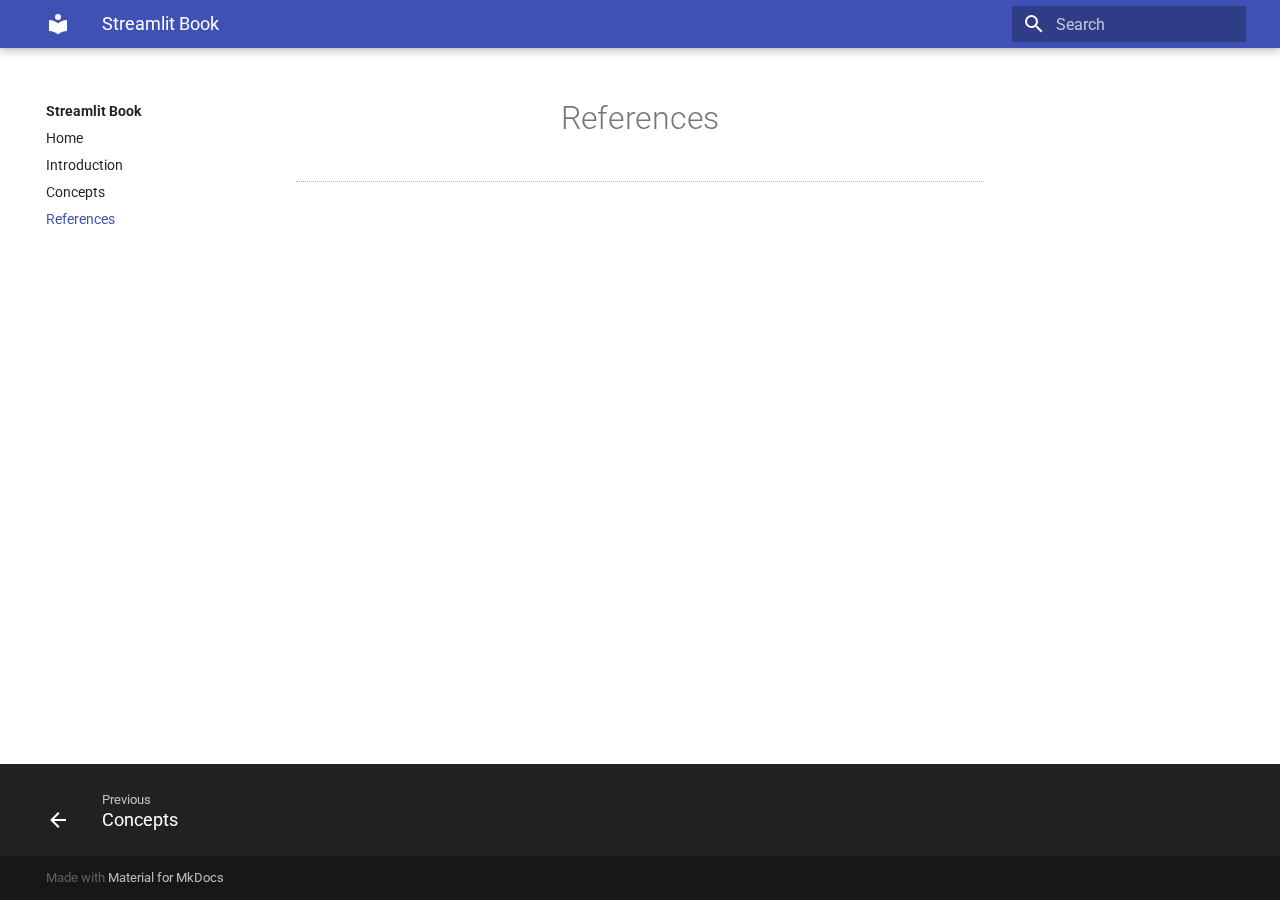
<file: StreamlitBook/site/references.html>
<!doctype html>
<html lang="en" class="no-js">
  <head>
    
      <meta charset="utf-8">
      <meta name="viewport" content="width=device-width,initial-scale=1">
      
        <meta name="description" content="Detailed usage of the streamlit python package">
      
      
      
        <meta name="author" content="Surendra Reddy(surendraelectronics@gmail.com)">
      
      <link rel="shortcut icon" href="assets/images/favicon.png">
      <meta name="generator" content="mkdocs-1.1.2, mkdocs-material-6.1.0">
    
    
      
        <title>References - Streamlit Book</title>
      
    
    
      <link rel="stylesheet" href="assets/stylesheets/main.bc7e593a.min.css">
      
        
        <link rel="stylesheet" href="assets/stylesheets/palette.ab28b872.min.css">
        
          
          
          <meta name="theme-color" content="#4051b5">
        
      
    
    
    
      
        
        <link href="https://fonts.gstatic.com" rel="preconnect" crossorigin>
        <link rel="stylesheet" href="https://fonts.googleapis.com/css?family=Roboto:300,400,400i,700%7C&display=fallback">
        <style>body,input{font-family:"Roboto",-apple-system,BlinkMacSystemFont,Helvetica,Arial,sans-serif}code,kbd,pre{font-family:"",SFMono-Regular,Consolas,Menlo,monospace}</style>
      
    
    
    
    
      
    
    
  </head>
  
  
    
    
    
    
    
    <body dir="ltr" data-md-color-scheme="" data-md-color-primary="indigo" data-md-color-accent="">
      
  
    <input class="md-toggle" data-md-toggle="drawer" type="checkbox" id="__drawer" autocomplete="off">
    <input class="md-toggle" data-md-toggle="search" type="checkbox" id="__search" autocomplete="off">
    <label class="md-overlay" for="__drawer"></label>
    <div data-md-component="skip">
      
        
        <a href="#references" class="md-skip">
          Skip to content
        </a>
      
    </div>
    <div data-md-component="announce">
      
    </div>
    
      

  

<header class="md-header" data-md-component="header">
  <nav class="md-header-nav md-grid" aria-label="Header">
    <a href="./index.html" title="Streamlit Book" class="md-header-nav__button md-logo" aria-label="Streamlit Book">
      
  
  <svg xmlns="http://www.w3.org/2000/svg" viewBox="0 0 24 24"><path d="M12 8a3 3 0 003-3 3 3 0 00-3-3 3 3 0 00-3 3 3 3 0 003 3m0 3.54C9.64 9.35 6.5 8 3 8v11c3.5 0 6.64 1.35 9 3.54 2.36-2.19 5.5-3.54 9-3.54V8c-3.5 0-6.64 1.35-9 3.54z"/></svg>

    </a>
    <label class="md-header-nav__button md-icon" for="__drawer">
      <svg xmlns="http://www.w3.org/2000/svg" viewBox="0 0 24 24"><path d="M3 6h18v2H3V6m0 5h18v2H3v-2m0 5h18v2H3v-2z"/></svg>
    </label>
    <div class="md-header-nav__title" data-md-component="header-title">
      
        <div class="md-header-nav__ellipsis">
          <span class="md-header-nav__topic md-ellipsis">
            Streamlit Book
          </span>
          <span class="md-header-nav__topic md-ellipsis">
            
              References
            
          </span>
        </div>
      
    </div>
    
      <label class="md-header-nav__button md-icon" for="__search">
        <svg xmlns="http://www.w3.org/2000/svg" viewBox="0 0 24 24"><path d="M9.5 3A6.5 6.5 0 0116 9.5c0 1.61-.59 3.09-1.56 4.23l.27.27h.79l5 5-1.5 1.5-5-5v-.79l-.27-.27A6.516 6.516 0 019.5 16 6.5 6.5 0 013 9.5 6.5 6.5 0 019.5 3m0 2C7 5 5 7 5 9.5S7 14 9.5 14 14 12 14 9.5 12 5 9.5 5z"/></svg>
      </label>
      
<div class="md-search" data-md-component="search" role="dialog">
  <label class="md-search__overlay" for="__search"></label>
  <div class="md-search__inner" role="search">
    <form class="md-search__form" name="search">
      <input type="text" class="md-search__input" name="query" aria-label="Search" placeholder="Search" autocapitalize="off" autocorrect="off" autocomplete="off" spellcheck="false" data-md-component="search-query" data-md-state="active">
      <label class="md-search__icon md-icon" for="__search">
        <svg xmlns="http://www.w3.org/2000/svg" viewBox="0 0 24 24"><path d="M9.5 3A6.5 6.5 0 0116 9.5c0 1.61-.59 3.09-1.56 4.23l.27.27h.79l5 5-1.5 1.5-5-5v-.79l-.27-.27A6.516 6.516 0 019.5 16 6.5 6.5 0 013 9.5 6.5 6.5 0 019.5 3m0 2C7 5 5 7 5 9.5S7 14 9.5 14 14 12 14 9.5 12 5 9.5 5z"/></svg>
        <svg xmlns="http://www.w3.org/2000/svg" viewBox="0 0 24 24"><path d="M20 11v2H8l5.5 5.5-1.42 1.42L4.16 12l7.92-7.92L13.5 5.5 8 11h12z"/></svg>
      </label>
      <button type="reset" class="md-search__icon md-icon" aria-label="Clear" data-md-component="search-reset" tabindex="-1">
        <svg xmlns="http://www.w3.org/2000/svg" viewBox="0 0 24 24"><path d="M19 6.41L17.59 5 12 10.59 6.41 5 5 6.41 10.59 12 5 17.59 6.41 19 12 13.41 17.59 19 19 17.59 13.41 12 19 6.41z"/></svg>
      </button>
    </form>
    <div class="md-search__output">
      <div class="md-search__scrollwrap" data-md-scrollfix>
        <div class="md-search-result" data-md-component="search-result">
          <div class="md-search-result__meta">
            Initializing search
          </div>
          <ol class="md-search-result__list"></ol>
        </div>
      </div>
    </div>
  </div>
</div>
    
    
  </nav>
</header>
    
    <div class="md-container" data-md-component="container">
      
      
        
      
      <main class="md-main" data-md-component="main">
        <div class="md-main__inner md-grid">
          
            
              <div class="md-sidebar md-sidebar--primary" data-md-component="navigation">
                <div class="md-sidebar__scrollwrap">
                  <div class="md-sidebar__inner">
                    

  

<nav class="md-nav md-nav--primary" aria-label="Navigation" data-md-level="0">
  <label class="md-nav__title" for="__drawer">
    <a href="./index.html" title="Streamlit Book" class="md-nav__button md-logo" aria-label="Streamlit Book">
      
  
  <svg xmlns="http://www.w3.org/2000/svg" viewBox="0 0 24 24"><path d="M12 8a3 3 0 003-3 3 3 0 00-3-3 3 3 0 00-3 3 3 3 0 003 3m0 3.54C9.64 9.35 6.5 8 3 8v11c3.5 0 6.64 1.35 9 3.54 2.36-2.19 5.5-3.54 9-3.54V8c-3.5 0-6.64 1.35-9 3.54z"/></svg>

    </a>
    Streamlit Book
  </label>
  
  <ul class="md-nav__list" data-md-scrollfix>
    
      
      
      


  <li class="md-nav__item">
    <a href="index.html" class="md-nav__link">
      Home
    </a>
  </li>

    
      
      
      


  <li class="md-nav__item">
    <a href="introduction.html" class="md-nav__link">
      Introduction
    </a>
  </li>

    
      
      
      


  <li class="md-nav__item">
    <a href="concepts.html" class="md-nav__link">
      Concepts
    </a>
  </li>

    
      
      
      

  


  <li class="md-nav__item md-nav__item--active">
    
    <input class="md-nav__toggle md-toggle" data-md-toggle="toc" type="checkbox" id="__toc">
    
      
    
    
    <a href="references.html" class="md-nav__link md-nav__link--active">
      References
    </a>
    
  </li>

    
  </ul>
</nav>
                  </div>
                </div>
              </div>
            
            
              <div class="md-sidebar md-sidebar--secondary" data-md-component="toc">
                <div class="md-sidebar__scrollwrap">
                  <div class="md-sidebar__inner">
                    
<nav class="md-nav md-nav--secondary" aria-label="Table of contents">
  
  
    
  
  
</nav>
                  </div>
                </div>
              </div>
            
          
          <div class="md-content">
            <article class="md-content__inner md-typeset">
              
                
                
                <h1 id="references"><center> References </center></h1>
<hr />
                
              
              
                


              
            </article>
          </div>
        </div>
      </main>
      
        
<footer class="md-footer">
  
    <div class="md-footer-nav">
      <nav class="md-footer-nav__inner md-grid" aria-label="Footer">
        
          <a href="concepts.html" class="md-footer-nav__link md-footer-nav__link--prev" rel="prev">
            <div class="md-footer-nav__button md-icon">
              <svg xmlns="http://www.w3.org/2000/svg" viewBox="0 0 24 24"><path d="M20 11v2H8l5.5 5.5-1.42 1.42L4.16 12l7.92-7.92L13.5 5.5 8 11h12z"/></svg>
            </div>
            <div class="md-footer-nav__title">
              <div class="md-ellipsis">
                <span class="md-footer-nav__direction">
                  Previous
                </span>
                Concepts
              </div>
            </div>
          </a>
        
        
      </nav>
    </div>
  
  <div class="md-footer-meta md-typeset">
    <div class="md-footer-meta__inner md-grid">
      <div class="md-footer-copyright">
        
        Made with
        <a href="https://squidfunk.github.io/mkdocs-material/" target="_blank" rel="noopener">
          Material for MkDocs
        </a>
      </div>
      
    </div>
  </div>
</footer>
      
    </div>
    
      <script src="assets/javascripts/vendor.6a3d08fc.min.js"></script>
      <script src="assets/javascripts/bundle.71201edf.min.js"></script><script id="__lang" type="application/json">{"clipboard.copy": "Copy to clipboard", "clipboard.copied": "Copied to clipboard", "search.config.lang": "en", "search.config.pipeline": "trimmer, stopWordFilter", "search.config.separator": "[\\s\\-]+", "search.placeholder": "Search", "search.result.placeholder": "Type to start searching", "search.result.none": "No matching documents", "search.result.one": "1 matching document", "search.result.other": "# matching documents", "search.result.more.one": "1 more on this page", "search.result.more.other": "# more on this page", "search.result.term.missing": "Missing"}</script>
      
      <script>
        app = initialize({
          base: ".",
          features: ['header.autohide'],
          search: Object.assign({
            worker: "assets/javascripts/worker/search.4ac00218.min.js"
          }, typeof search !== "undefined" && search)
        })
      </script>
      
    
  </body>
</html>
</file>
<file: stylesheets/extra.css>
.medium {
    color: #00AB6C;
  }
</file>
<file: css/version-select.css>
@media only screen and (max-width:76.1875em) {
  #version-selector {
    padding: .6rem .8rem;
  }
}
</file>
<file: StreamlitBook/site/assets/stylesheets/main.bc7e593a.min.css>
html{box-sizing:border-box;-webkit-text-size-adjust:none;-moz-text-size-adjust:none;-ms-text-size-adjust:none;text-size-adjust:none}*,*::before,*::after{box-sizing:inherit}body{margin:0}hr{box-sizing:content-box;overflow:visible}a,button,label,input{-webkit-tap-highlight-color:transparent}a{color:inherit;text-decoration:none}small{font-size:80%}sub,sup{line-height:1em}img{border-style:none}table{border-collapse:separate;border-spacing:0}td,th{font-weight:normal;vertical-align:top}button{margin:0;padding:0;font-size:inherit;background:transparent;border:0}input{border:0;outline:none}:root{--md-default-fg-color: hsla(0, 0%, 0%, 0.87);--md-default-fg-color--light: hsla(0, 0%, 0%, 0.54);--md-default-fg-color--lighter: hsla(0, 0%, 0%, 0.32);--md-default-fg-color--lightest: hsla(0, 0%, 0%, 0.07);--md-default-bg-color: hsla(0, 0%, 100%, 1);--md-default-bg-color--light: hsla(0, 0%, 100%, 0.7);--md-default-bg-color--lighter: hsla(0, 0%, 100%, 0.3);--md-default-bg-color--lightest: hsla(0, 0%, 100%, 0.12);--md-primary-fg-color: hsla(231, 48%, 48%, 1);--md-primary-fg-color--light: hsla(230, 44%, 64%, 1);--md-primary-fg-color--dark: hsla(232, 54%, 41%, 1);--md-primary-bg-color: hsla(0, 0%, 100%, 1);--md-primary-bg-color--light: hsla(0, 0%, 100%, 0.7);--md-accent-fg-color: hsla(231, 99%, 66%, 1);--md-accent-fg-color--transparent: hsla(231, 99%, 66%, 0.1);--md-accent-bg-color: hsla(0, 0%, 100%, 1);--md-accent-bg-color--light: hsla(0, 0%, 100%, 0.7)}:root>*{--md-code-fg-color: hsla(200, 18%, 26%, 1);--md-code-bg-color: hsla(0, 0%, 96%, 1);--md-code-hl-color: hsla(60, 100%, 50%, 0.5);--md-code-hl-number-color: hsla(0, 67%, 50%, 1);--md-code-hl-special-color: hsla(340, 83%, 47%, 1);--md-code-hl-function-color: hsla(291, 45%, 50%, 1);--md-code-hl-constant-color: hsla(250, 63%, 60%, 1);--md-code-hl-keyword-color: hsla(219, 54%, 51%, 1);--md-code-hl-string-color: hsla(150, 63%, 30%, 1);--md-code-hl-name-color: var(--md-code-fg-color);--md-code-hl-operator-color: var(--md-default-fg-color--light);--md-code-hl-punctuation-color: var(--md-default-fg-color--light);--md-code-hl-comment-color: var(--md-default-fg-color--light);--md-code-hl-generic-color: var(--md-default-fg-color--light);--md-code-hl-variable-color: var(--md-default-fg-color--light);--md-typeset-color: var(--md-default-fg-color);--md-typeset-a-color: var(--md-primary-fg-color);--md-typeset-mark-color: hsla(60, 100%, 50%, 0.5);--md-typeset-del-color: hsla(6, 90%, 60%, 0.15);--md-typeset-ins-color: hsla(150, 90%, 44%, 0.15);--md-typeset-kbd-color: hsla(0, 0%, 98%, 1);--md-typeset-kbd-accent-color: hsla(0, 100%, 100%, 1);--md-typeset-kbd-border-color: hsla(0, 0%, 72%, 1);--md-admonition-fg-color: var(--md-default-fg-color);--md-admonition-bg-color: var(--md-default-bg-color);--md-footer-fg-color: hsla(0, 0%, 100%, 1);--md-footer-fg-color--light: hsla(0, 0%, 100%, 0.7);--md-footer-fg-color--lighter: hsla(0, 0%, 100%, 0.3);--md-footer-bg-color: hsla(0, 0%, 0%, 0.87);--md-footer-bg-color--dark: hsla(0, 0%, 0%, 0.32)}.md-icon svg{display:block;width:1.2rem;height:1.2rem;margin:0 auto;fill:currentColor}body{-webkit-font-smoothing:antialiased;-moz-osx-font-smoothing:grayscale}body,input{color:var(--md-typeset-color);font-feature-settings:"kern","liga";font-family:-apple-system,BlinkMacSystemFont,Helvetica,Arial,sans-serif}code,pre,kbd{color:var(--md-typeset-color);font-feature-settings:"kern";font-family:SFMono-Regular,Consolas,Menlo,monospace}:root{--md-typeset-table--ascending: url('data:image/svg+xml;charset=utf-8,<svg xmlns="http://www.w3.org/2000/svg" viewBox="0 0 24 24"><path d="M11 4h2v12l5.5-5.5 1.42 1.42L12 19.84l-7.92-7.92L5.5 10.5 11 16V4z"/></svg>');--md-typeset-table--descending: url('data:image/svg+xml;charset=utf-8,<svg xmlns="http://www.w3.org/2000/svg" viewBox="0 0 24 24"><path d="M13 20h-2V8l-5.5 5.5-1.42-1.42L12 4.16l7.92 7.92-1.42 1.42L13 8v12z"/></svg>')}.md-typeset{font-size:.8rem;line-height:1.6;-webkit-print-color-adjust:exact;color-adjust:exact}@media print{.md-typeset{font-size:.68rem}}.md-typeset p,.md-typeset ul,.md-typeset ol,.md-typeset blockquote{margin:1em 0}.md-typeset h1{margin:0 0 1.25em;color:var(--md-default-fg-color--light);font-weight:300;font-size:2em;line-height:1.3;letter-spacing:-0.01em}.md-typeset h2{margin:1.6em 0 .64em;font-weight:300;font-size:1.5625em;line-height:1.4;letter-spacing:-0.01em}.md-typeset h3{margin:1.6em 0 .8em;font-weight:400;font-size:1.25em;line-height:1.5;letter-spacing:-0.01em}.md-typeset h2+h3{margin-top:.8em}.md-typeset h4{margin:1em 0;font-weight:700;letter-spacing:-0.01em}.md-typeset h5,.md-typeset h6{margin:1.25em 0;color:var(--md-default-fg-color--light);font-weight:700;font-size:.8em;letter-spacing:-0.01em}.md-typeset h5{text-transform:uppercase}.md-typeset hr{margin:1.5em 0;border-bottom:.05rem dotted var(--md-default-fg-color--lighter)}.md-typeset a{color:var(--md-typeset-a-color);word-break:break-word}.md-typeset a,.md-typeset a::before{transition:color 125ms}.md-typeset a:focus,.md-typeset a:hover{color:var(--md-accent-fg-color)}.md-typeset code,.md-typeset pre,.md-typeset kbd{color:var(--md-code-fg-color);direction:ltr}@media print{.md-typeset code,.md-typeset pre,.md-typeset kbd{white-space:pre-wrap}}.md-typeset code{padding:0 .2941176471em;font-size:.85em;word-break:break-word;background-color:var(--md-code-bg-color);border-radius:.1rem;-webkit-box-decoration-break:clone;box-decoration-break:clone}.md-typeset h1 code,.md-typeset h2 code,.md-typeset h3 code,.md-typeset h4 code,.md-typeset h5 code,.md-typeset h6 code{margin:initial;padding:initial;background-color:transparent;box-shadow:none}.md-typeset a>code{color:currentColor}.md-typeset pre{position:relative;margin:1em 0;line-height:1.4}.md-typeset pre>code{display:block;margin:0;padding:.7720588235em 1.1764705882em;overflow:auto;word-break:normal;box-shadow:none;-webkit-box-decoration-break:slice;box-decoration-break:slice;touch-action:auto;scrollbar-width:thin;scrollbar-color:var(--md-default-fg-color--lighter) transparent}.md-typeset pre>code:hover{scrollbar-color:var(--md-accent-fg-color) transparent}.md-typeset pre>code::-webkit-scrollbar{width:.2rem;height:.2rem}.md-typeset pre>code::-webkit-scrollbar-thumb{background-color:var(--md-default-fg-color--lighter)}.md-typeset pre>code::-webkit-scrollbar-thumb:hover{background-color:var(--md-accent-fg-color)}@media screen and (max-width: 44.9375em){.md-typeset>pre{margin:1em -0.8rem}.md-typeset>pre code{border-radius:0}}.md-typeset kbd{display:inline-block;padding:0 .6666666667em;color:var(--md-default-fg-color);font-size:.75em;vertical-align:text-top;word-break:break-word;background-color:var(--md-typeset-kbd-color);border-radius:.1rem;box-shadow:0 .1rem 0 .05rem var(--md-typeset-kbd-border-color),0 .1rem 0 var(--md-typeset-kbd-border-color),0 -0.1rem .2rem var(--md-typeset-kbd-accent-color) inset}.md-typeset mark{color:inherit;word-break:break-word;background-color:var(--md-typeset-mark-color);-webkit-box-decoration-break:clone;box-decoration-break:clone}.md-typeset abbr{text-decoration:none;border-bottom:.05rem dotted var(--md-default-fg-color--light);cursor:help}@media(hover: none){.md-typeset abbr{position:relative}.md-typeset abbr[title]:focus::after,.md-typeset abbr[title]:hover::after{box-shadow:0 2px 2px 0 rgba(0,0,0,.14),0 1px 5px 0 rgba(0,0,0,.12),0 3px 1px -2px rgba(0,0,0,.2);position:absolute;left:0;display:inline-block;width:auto;min-width:-webkit-max-content;min-width:-moz-max-content;min-width:max-content;max-width:80%;margin-top:2em;padding:.2rem .3rem;color:var(--md-default-bg-color);font-size:.7rem;background:var(--md-default-fg-color);border-radius:.1rem;content:attr(title)}}.md-typeset small{opacity:.75}.md-typeset sup,.md-typeset sub{margin-left:.078125em}[dir=rtl] .md-typeset sup,[dir=rtl] .md-typeset sub{margin-right:.078125em;margin-left:initial}.md-typeset blockquote{padding-left:.6rem;color:var(--md-default-fg-color--light);border-left:.2rem solid var(--md-default-fg-color--lighter)}[dir=rtl] .md-typeset blockquote{padding-right:.6rem;padding-left:initial;border-right:.2rem solid var(--md-default-fg-color--lighter);border-left:initial}.md-typeset ul{list-style-type:disc}.md-typeset ul,.md-typeset ol{margin-left:.625em;padding:0}[dir=rtl] .md-typeset ul,[dir=rtl] .md-typeset ol{margin-right:.625em;margin-left:initial}.md-typeset ul ol,.md-typeset ol ol{list-style-type:lower-alpha}.md-typeset ul ol ol,.md-typeset ol ol ol{list-style-type:lower-roman}.md-typeset ul li,.md-typeset ol li{margin-bottom:.5em;margin-left:1.25em}[dir=rtl] .md-typeset ul li,[dir=rtl] .md-typeset ol li{margin-right:1.25em;margin-left:initial}.md-typeset ul li p,.md-typeset ul li blockquote,.md-typeset ol li p,.md-typeset ol li blockquote{margin:.5em 0}.md-typeset ul li:last-child,.md-typeset ol li:last-child{margin-bottom:0}.md-typeset ul li ul,.md-typeset ul li ol,.md-typeset ol li ul,.md-typeset ol li ol{margin:.5em 0 .5em .625em}[dir=rtl] .md-typeset ul li ul,[dir=rtl] .md-typeset ul li ol,[dir=rtl] .md-typeset ol li ul,[dir=rtl] .md-typeset ol li ol{margin-right:.625em;margin-left:initial}.md-typeset dd{margin:1em 0 1.5em 1.875em}[dir=rtl] .md-typeset dd{margin-right:1.875em;margin-left:initial}.md-typeset img,.md-typeset svg{max-width:100%;height:auto}.md-typeset img[align=left],.md-typeset svg[align=left]{margin:1em;margin-left:0}.md-typeset img[align=right],.md-typeset svg[align=right]{margin:1em;margin-right:0}.md-typeset img[align]:only-child,.md-typeset svg[align]:only-child{margin-top:0}.md-typeset figure{width:-webkit-fit-content;width:-moz-fit-content;width:fit-content;max-width:100%;margin:0 auto;text-align:center}.md-typeset figcaption{max-width:24rem;margin:.5em auto 2em;font-style:italic}.md-typeset iframe{max-width:100%}.md-typeset table:not([class]){display:inline-block;max-width:100%;overflow:auto;font-size:.64rem;background:var(--md-default-bg-color);border-radius:.1rem;box-shadow:0 .2rem .5rem rgba(0,0,0,.05),0 0 .05rem rgba(0,0,0,.1);touch-action:auto}@media print{.md-typeset table:not([class]){display:table}}.md-typeset table:not([class])+*{margin-top:1.5em}.md-typeset table:not([class]) th>*:first-child,.md-typeset table:not([class]) td>*:first-child{margin-top:0}.md-typeset table:not([class]) th>*:last-child,.md-typeset table:not([class]) td>*:last-child{margin-bottom:0}.md-typeset table:not([class]) th:not([align]),.md-typeset table:not([class]) td:not([align]){text-align:left}[dir=rtl] .md-typeset table:not([class]) th:not([align]),[dir=rtl] .md-typeset table:not([class]) td:not([align]){text-align:right}.md-typeset table:not([class]) th{min-width:5rem;padding:.9375em 1.25em;color:var(--md-default-bg-color);vertical-align:top;background-color:var(--md-default-fg-color--light)}.md-typeset table:not([class]) th a{color:inherit}.md-typeset table:not([class]) td{padding:.9375em 1.25em;vertical-align:top;border-top:.05rem solid var(--md-default-fg-color--lightest)}.md-typeset table:not([class]) tr{transition:background-color 125ms}.md-typeset table:not([class]) tr:hover{background-color:rgba(0,0,0,.035);box-shadow:0 .05rem 0 var(--md-default-bg-color) inset}.md-typeset table:not([class]) tr:first-child td{border-top:0}.md-typeset table:not([class]) a{word-break:normal}.md-typeset table th[role=columnheader]{cursor:pointer}.md-typeset table th[role=columnheader]::after{display:inline-block;width:1.2em;height:1.2em;margin-left:.5em;vertical-align:sub;-webkit-mask-repeat:no-repeat;mask-repeat:no-repeat;content:" "}.md-typeset table th[role=columnheader][aria-sort=ascending]::after{background-color:currentColor;-webkit-mask-image:var(--md-typeset-table--ascending);mask-image:var(--md-typeset-table--ascending)}.md-typeset table th[role=columnheader][aria-sort=descending]::after{background-color:currentColor;-webkit-mask-image:var(--md-typeset-table--descending);mask-image:var(--md-typeset-table--descending)}.md-typeset__scrollwrap{margin:1em -0.8rem;overflow-x:auto;touch-action:auto}.md-typeset__table{display:inline-block;margin-bottom:.5em;padding:0 .8rem}@media print{.md-typeset__table{display:block}}html .md-typeset__table table{display:table;width:100%;margin:0;overflow:hidden}html{height:100%;overflow-x:hidden;font-size:125%}@media screen and (min-width: 100em){html{font-size:137.5%}}@media screen and (min-width: 125em){html{font-size:150%}}body{position:relative;display:flex;flex-direction:column;width:100%;min-height:100%;font-size:.5rem;background-color:var(--md-default-bg-color)}@media screen and (max-width: 59.9375em){body[data-md-state=lock]{position:fixed}}@media print{body{display:block}}hr{display:block;height:.05rem;padding:0;border:0}.md-grid{max-width:61rem;margin-right:auto;margin-left:auto}.md-container{display:flex;flex-direction:column;flex-grow:1}@media print{.md-container{display:block}}.md-main{flex-grow:1}.md-main__inner{display:flex;height:100%;margin-top:1.5rem}.md-ellipsis{display:block;overflow:hidden;white-space:nowrap;text-overflow:ellipsis}.md-toggle{display:none}.md-overlay{position:fixed;top:0;z-index:3;width:0;height:0;background-color:rgba(0,0,0,.54);opacity:0;transition:width 0ms 250ms,height 0ms 250ms,opacity 250ms}@media screen and (max-width: 76.1875em){[data-md-toggle=drawer]:checked~.md-overlay{width:100%;height:100%;opacity:1;transition:width 0ms,height 0ms,opacity 250ms}}.md-skip{position:fixed;z-index:-1;margin:.5rem;padding:.3rem .5rem;color:var(--md-default-bg-color);font-size:.64rem;background-color:var(--md-default-fg-color);border-radius:.1rem;transform:translateY(0.4rem);opacity:0}.md-skip:focus{z-index:10;transform:translateY(0);opacity:1;transition:transform 250ms cubic-bezier(0.4, 0, 0.2, 1),opacity 175ms 75ms}@page{margin:25mm}.md-announce{overflow:auto;background-color:var(--md-footer-bg-color)}.md-announce__inner{margin:.6rem auto;padding:0 .8rem;color:var(--md-footer-fg-color);font-size:.7rem}@media print{.md-announce{display:none}}.md-typeset .md-button{display:inline-block;padding:.625em 2em;color:var(--md-primary-fg-color);font-weight:700;border:.1rem solid currentColor;border-radius:.1rem;transition:color 125ms,background-color 125ms,border-color 125ms}.md-typeset .md-button--primary{color:var(--md-primary-bg-color);background-color:var(--md-primary-fg-color);border-color:var(--md-primary-fg-color)}.md-typeset .md-button:focus,.md-typeset .md-button:hover{color:var(--md-accent-bg-color);background-color:var(--md-accent-fg-color);border-color:var(--md-accent-fg-color)}:root{--md-clipboard-icon: url('data:image/svg+xml;charset=utf-8,<svg xmlns="http://www.w3.org/2000/svg" viewBox="0 0 24 24"><path d="M19 21H8V7h11m0-2H8a2 2 0 00-2 2v14a2 2 0 002 2h11a2 2 0 002-2V7a2 2 0 00-2-2m-3-4H4a2 2 0 00-2 2v14h2V3h12V1z"/></svg>')}.md-clipboard{position:absolute;top:.5em;right:.5em;z-index:1;width:1.5em;height:1.5em;color:var(--md-default-fg-color--lightest);border-radius:.1rem;cursor:pointer;transition:color 125ms}@media print{.md-clipboard{display:none}}.md-clipboard::after{display:block;width:1.125em;height:1.125em;margin:0 auto;background-color:currentColor;-webkit-mask-image:var(--md-clipboard-icon);mask-image:var(--md-clipboard-icon);-webkit-mask-repeat:no-repeat;mask-repeat:no-repeat;content:""}pre:hover .md-clipboard{color:var(--md-default-fg-color--light)}pre .md-clipboard:focus,pre .md-clipboard:hover{color:var(--md-accent-fg-color)}.md-content{flex:1;max-width:100%}@media screen and (min-width: 60em)and (max-width: 76.1875em){.md-content{max-width:calc(100% - 12.1rem)}}@media screen and (min-width: 76.25em){.md-content{max-width:calc(100% - 12.1rem * 2)}}.md-content__inner{margin:0 .8rem 1.2rem;padding-top:.6rem}@media screen and (min-width: 76.25em){.md-content__inner{margin-right:1.2rem;margin-left:1.2rem}}.md-content__inner::before{display:block;height:.4rem;content:""}.md-content__inner>:last-child{margin-bottom:0}.md-content__button{float:right;margin:.4rem 0;margin-left:.4rem;padding:0}[dir=rtl] .md-content__button{float:left;margin-right:.4rem;margin-left:initial}[dir=rtl] .md-content__button svg{transform:scaleX(-1)}.md-typeset .md-content__button{color:var(--md-default-fg-color--lighter)}.md-content__button svg{display:inline;vertical-align:top}@media print{.md-content__button{display:none}}.md-dialog{box-shadow:0 2px 2px 0 rgba(0,0,0,.14),0 1px 5px 0 rgba(0,0,0,.12),0 3px 1px -2px rgba(0,0,0,.2);position:fixed;right:.8rem;bottom:.8rem;left:initial;z-index:2;display:block;min-width:11.1rem;padding:.4rem .6rem;color:var(--md-default-bg-color);font-size:.7rem;background:var(--md-default-fg-color);border:none;border-radius:.1rem;transform:translateY(100%);opacity:0;transition:transform 0ms 400ms,opacity 400ms}[dir=rtl] .md-dialog{right:initial;left:.8rem}.md-dialog[data-md-state=open]{transform:translateY(0);opacity:1;transition:transform 400ms cubic-bezier(0.075, 0.85, 0.175, 1),opacity 400ms}@media print{.md-dialog{display:none}}.md-header{position:-webkit-sticky;position:sticky;top:0;right:0;left:0;z-index:2;height:2.4rem;color:var(--md-primary-bg-color);background-color:var(--md-primary-fg-color);box-shadow:0 0 .2rem rgba(0,0,0,0),0 .2rem .4rem rgba(0,0,0,0);transition:color 250ms,background-color 250ms}.no-js .md-header{box-shadow:none;transition:none}.md-header[data-md-state=shadow]{box-shadow:0 0 .2rem rgba(0,0,0,.1),0 .2rem .4rem rgba(0,0,0,.2);transition:color 250ms,background-color 250ms,box-shadow 250ms}@media print{.md-header{display:none}}.md-header-nav{display:flex;padding:0 .2rem}.md-header-nav__button{position:relative;z-index:1;display:block;margin:.2rem;padding:.4rem;cursor:pointer;transition:opacity 250ms}[dir=rtl] .md-header-nav__button svg{transform:scaleX(-1)}.md-header-nav__button:focus,.md-header-nav__button:hover{opacity:.7}.md-header-nav__button.md-logo{margin:.2rem;padding:.4rem}.md-header-nav__button.md-logo img,.md-header-nav__button.md-logo svg{display:block;width:1.2rem;height:1.2rem;fill:currentColor}.no-js .md-header-nav__button[for=__search]{display:none}@media screen and (min-width: 60em){.md-header-nav__button[for=__search]{display:none}}@media screen and (max-width: 76.1875em){.md-header-nav__button.md-logo{display:none}}@media screen and (min-width: 76.25em){.md-header-nav__button[for=__drawer]{display:none}}.md-header-nav__topic{position:absolute;width:100%;transition:transform 400ms cubic-bezier(0.1, 0.7, 0.1, 1),opacity 150ms}.md-header-nav__topic+.md-header-nav__topic{z-index:-1;transform:translateX(1.25rem);opacity:0;transition:transform 400ms cubic-bezier(1, 0.7, 0.1, 0.1),opacity 150ms;pointer-events:none}[dir=rtl] .md-header-nav__topic+.md-header-nav__topic{transform:translateX(-1.25rem)}.no-js .md-header-nav__topic{position:initial}.no-js .md-header-nav__topic+.md-header-nav__topic{display:none}.md-header-nav__title{flex-grow:1;padding:0 1rem;font-size:.9rem;line-height:2.4rem}.md-header-nav__title[data-md-state=active] .md-header-nav__topic{z-index:-1;transform:translateX(-1.25rem);opacity:0;transition:transform 400ms cubic-bezier(1, 0.7, 0.1, 0.1),opacity 150ms;pointer-events:none}[dir=rtl] .md-header-nav__title[data-md-state=active] .md-header-nav__topic{transform:translateX(1.25rem)}.md-header-nav__title[data-md-state=active] .md-header-nav__topic+.md-header-nav__topic{z-index:0;transform:translateX(0);opacity:1;transition:transform 400ms cubic-bezier(0.1, 0.7, 0.1, 1),opacity 150ms;pointer-events:initial}.md-header-nav__title>.md-header-nav__ellipsis{position:relative;width:100%;height:100%}.md-header-nav__source{display:none}@media screen and (min-width: 60em){.md-header-nav__source{display:block;width:11.7rem;max-width:11.7rem;margin-left:1rem}[dir=rtl] .md-header-nav__source{margin-right:1rem;margin-left:initial}}@media screen and (min-width: 76.25em){.md-header-nav__source{margin-left:1.4rem}[dir=rtl] .md-header-nav__source{margin-right:1.4rem}}.md-footer{color:var(--md-footer-fg-color);background-color:var(--md-footer-bg-color)}@media print{.md-footer{display:none}}.md-footer-nav__inner{padding:.2rem;overflow:auto}.md-footer-nav__link{display:flex;padding-top:1.4rem;padding-bottom:.4rem;transition:opacity 250ms}@media screen and (min-width: 45em){.md-footer-nav__link{width:50%}}.md-footer-nav__link:focus,.md-footer-nav__link:hover{opacity:.7}.md-footer-nav__link--prev{float:left}[dir=rtl] .md-footer-nav__link--prev{float:right}[dir=rtl] .md-footer-nav__link--prev svg{transform:scaleX(-1)}@media screen and (max-width: 44.9375em){.md-footer-nav__link--prev{width:25%}.md-footer-nav__link--prev .md-footer-nav__title{display:none}}.md-footer-nav__link--next{float:right;text-align:right}[dir=rtl] .md-footer-nav__link--next{float:left;text-align:left}[dir=rtl] .md-footer-nav__link--next svg{transform:scaleX(-1)}@media screen and (max-width: 44.9375em){.md-footer-nav__link--next{width:75%}}.md-footer-nav__title{position:relative;flex-grow:1;max-width:calc(100% - 2.4rem);padding:0 1rem;font-size:.9rem;line-height:2.4rem}.md-footer-nav__button{margin:.2rem;padding:.4rem}.md-footer-nav__direction{position:absolute;right:0;left:0;margin-top:-1rem;padding:0 1rem;font-size:.64rem;opacity:.7}.md-footer-meta{background-color:var(--md-footer-bg-color--dark)}.md-footer-meta__inner{display:flex;flex-wrap:wrap;justify-content:space-between;padding:.2rem}html .md-footer-meta.md-typeset a{color:var(--md-footer-fg-color--light)}html .md-footer-meta.md-typeset a:focus,html .md-footer-meta.md-typeset a:hover{color:var(--md-footer-fg-color)}.md-footer-copyright{width:100%;margin:auto .6rem;padding:.4rem 0;color:var(--md-footer-fg-color--lighter);font-size:.64rem}@media screen and (min-width: 45em){.md-footer-copyright{width:auto}}.md-footer-copyright__highlight{color:var(--md-footer-fg-color--light)}.md-footer-social{margin:0 .4rem;padding:.2rem 0 .6rem}@media screen and (min-width: 45em){.md-footer-social{padding:.6rem 0}}.md-footer-social__link{display:inline-block;width:1.6rem;height:1.6rem;text-align:center}.md-footer-social__link::before{line-height:1.9}.md-footer-social__link svg{max-height:.8rem;vertical-align:-25%;fill:currentColor}:root{--md-nav-icon--prev: url('data:image/svg+xml;charset=utf-8,<svg xmlns="http://www.w3.org/2000/svg" viewBox="0 0 24 24"><path d="M20 11v2H8l5.5 5.5-1.42 1.42L4.16 12l7.92-7.92L13.5 5.5 8 11h12z"/></svg>');--md-nav-icon--next: url('data:image/svg+xml;charset=utf-8,<svg xmlns="http://www.w3.org/2000/svg" viewBox="0 0 24 24"><path d="M8.59 16.58L13.17 12 8.59 7.41 10 6l6 6-6 6-1.41-1.42z"/></svg>');--md-toc-icon: url('data:image/svg+xml;charset=utf-8,<svg xmlns="http://www.w3.org/2000/svg" viewBox="0 0 24 24"><path d="M3 9h14V7H3v2m0 4h14v-2H3v2m0 4h14v-2H3v2m16 0h2v-2h-2v2m0-10v2h2V7h-2m0 6h2v-2h-2v2z"/></svg>')}.md-nav{font-size:.7rem;line-height:1.3}.md-nav__title{display:block;padding:0 .6rem;overflow:hidden;font-weight:700;text-overflow:ellipsis}.md-nav__title .md-nav__button{display:none}.md-nav__title .md-nav__button img{width:100%;height:auto}.md-nav__title .md-nav__button.md-logo img,.md-nav__title .md-nav__button.md-logo svg{display:block;width:2.4rem;height:2.4rem}.md-nav__title .md-nav__button.md-logo svg{fill:currentColor}.md-nav__list{margin:0;padding:0;list-style:none}.md-nav__item{padding:0 .6rem}.md-nav__item:last-child{padding-bottom:.6rem}.md-nav__item .md-nav__item{padding-right:0}[dir=rtl] .md-nav__item .md-nav__item{padding-right:.6rem;padding-left:0}.md-nav__item .md-nav__item:last-child{padding-bottom:0}.md-nav__link{display:block;margin-top:.625em;overflow:hidden;text-overflow:ellipsis;cursor:pointer;transition:color 125ms;scroll-snap-align:start}html .md-nav__link[for=__toc]{display:none}html .md-nav__link[for=__toc]~.md-nav{display:none}.md-nav__link[data-md-state=blur]{color:var(--md-default-fg-color--light)}.md-nav__item .md-nav__link--active{color:var(--md-typeset-a-color)}.md-nav__item--nested>.md-nav__link{color:inherit}.md-nav__link:focus,.md-nav__link:hover{color:var(--md-accent-fg-color)}.md-nav__source{display:none}@media screen and (max-width: 76.1875em){.md-nav{background-color:var(--md-default-bg-color)}.md-nav--primary,.md-nav--primary .md-nav{position:absolute;top:0;right:0;left:0;z-index:1;display:flex;flex-direction:column;height:100%}.md-nav--primary .md-nav__title,.md-nav--primary .md-nav__item{font-size:.8rem;line-height:1.5}.md-nav--primary .md-nav__title{position:relative;height:5.6rem;padding:3rem .8rem .2rem;color:var(--md-default-fg-color--light);font-weight:400;line-height:2.4rem;white-space:nowrap;background-color:var(--md-default-fg-color--lightest);cursor:pointer}.md-nav--primary .md-nav__title .md-nav__icon{position:absolute;top:.4rem;left:.4rem;display:block;width:1.2rem;height:1.2rem;margin:.2rem}.md-nav--primary .md-nav__title .md-nav__icon::after{display:block;width:100%;height:100%;background-color:currentColor;-webkit-mask-image:var(--md-nav-icon--prev);mask-image:var(--md-nav-icon--prev);-webkit-mask-repeat:no-repeat;mask-repeat:no-repeat;content:""}[dir=rtl] .md-nav--primary .md-nav__title .md-nav__icon{right:.4rem;left:initial}.md-nav--primary .md-nav__title~.md-nav__list{overflow-y:auto;background-color:var(--md-default-bg-color);box-shadow:0 .05rem 0 var(--md-default-fg-color--lightest) inset;-webkit-scroll-snap-type:y mandatory;-ms-scroll-snap-type:y mandatory;scroll-snap-type:y mandatory;touch-action:pan-y}.md-nav--primary .md-nav__title~.md-nav__list>.md-nav__item:first-child{border-top:0}.md-nav--primary .md-nav__title[for=__drawer]{position:relative;color:var(--md-primary-bg-color);background-color:var(--md-primary-fg-color)}.md-nav--primary .md-nav__title[for=__drawer] .md-nav__button{position:absolute;top:.2rem;left:.2rem;display:block;margin:.2rem;padding:.4rem;font-size:2.4rem}html [dir=rtl] .md-nav--primary .md-nav__title[for=__drawer] .md-nav__button{right:.2rem;left:initial}.md-nav--primary .md-nav__list{flex:1}.md-nav--primary .md-nav__item{padding:0;border-top:.05rem solid var(--md-default-fg-color--lightest)}[dir=rtl] .md-nav--primary .md-nav__item{padding:0}.md-nav--primary .md-nav__item--nested>.md-nav__link{padding-right:2.4rem}[dir=rtl] .md-nav--primary .md-nav__item--nested>.md-nav__link{padding-right:.8rem;padding-left:2.4rem}.md-nav--primary .md-nav__item--active>.md-nav__link{color:var(--md-typeset-a-color)}.md-nav--primary .md-nav__item--active>.md-nav__link:focus,.md-nav--primary .md-nav__item--active>.md-nav__link:hover{color:var(--md-accent-fg-color)}.md-nav--primary .md-nav__link{position:relative;margin-top:0;padding:.6rem .8rem}.md-nav--primary .md-nav__link .md-nav__icon{position:absolute;top:50%;right:.6rem;width:1.2rem;height:1.2rem;margin-top:-0.6rem;color:inherit;font-size:1.2rem}.md-nav--primary .md-nav__link .md-nav__icon::after{display:block;width:100%;height:100%;background-color:currentColor;-webkit-mask-image:var(--md-nav-icon--next);mask-image:var(--md-nav-icon--next);-webkit-mask-repeat:no-repeat;mask-repeat:no-repeat;content:""}[dir=rtl] .md-nav--primary .md-nav__link .md-nav__icon{right:initial;left:.6rem}[dir=rtl] .md-nav--primary .md-nav__icon::after{transform:scale(-1)}.md-nav--primary .md-nav--secondary .md-nav__link{position:static}.md-nav--primary .md-nav--secondary .md-nav{position:static;background-color:transparent}.md-nav--primary .md-nav--secondary .md-nav .md-nav__link{padding-left:1.4rem}[dir=rtl] .md-nav--primary .md-nav--secondary .md-nav .md-nav__link{padding-right:1.4rem;padding-left:initial}.md-nav--primary .md-nav--secondary .md-nav .md-nav .md-nav__link{padding-left:2rem}[dir=rtl] .md-nav--primary .md-nav--secondary .md-nav .md-nav .md-nav__link{padding-right:2rem;padding-left:initial}.md-nav--primary .md-nav--secondary .md-nav .md-nav .md-nav .md-nav__link{padding-left:2.6rem}[dir=rtl] .md-nav--primary .md-nav--secondary .md-nav .md-nav .md-nav .md-nav__link{padding-right:2.6rem;padding-left:initial}.md-nav--primary .md-nav--secondary .md-nav .md-nav .md-nav .md-nav .md-nav__link{padding-left:3.2rem}[dir=rtl] .md-nav--primary .md-nav--secondary .md-nav .md-nav .md-nav .md-nav .md-nav__link{padding-right:3.2rem;padding-left:initial}.md-nav__toggle~.md-nav{display:flex;transform:translateX(100%);opacity:0;transition:transform 250ms cubic-bezier(0.8, 0, 0.6, 1),opacity 125ms 50ms}[dir=rtl] .md-nav__toggle~.md-nav{transform:translateX(-100%)}.md-nav__toggle:checked~.md-nav{transform:translateX(0);opacity:1;transition:transform 250ms cubic-bezier(0.4, 0, 0.2, 1),opacity 125ms 125ms}.md-nav__toggle:checked~.md-nav>.md-nav__list{-webkit-backface-visibility:hidden;backface-visibility:hidden}}@media screen and (max-width: 59.9375em){html .md-nav__link[for=__toc]{display:block;padding-right:2.4rem}html .md-nav__link[for=__toc]+.md-nav__link{display:none}html .md-nav__link[for=__toc] .md-icon::after{display:block;width:100%;height:100%;-webkit-mask-image:var(--md-toc-icon);mask-image:var(--md-toc-icon);background-color:currentColor;content:""}html .md-nav__link[for=__toc]~.md-nav{display:flex}html [dir=rtl] .md-nav__link{padding-right:.8rem;padding-left:2.4rem}.md-nav__source{display:block;padding:0 .2rem;color:var(--md-primary-bg-color);background-color:var(--md-primary-fg-color--dark)}}@media screen and (min-width: 60em){.md-nav--secondary .md-nav__title[for=__toc]{scroll-snap-align:start}.md-nav--secondary .md-nav__title .md-nav__icon{display:none}}@media screen and (min-width: 76.25em){.md-nav{transition:max-height 250ms cubic-bezier(0.86, 0, 0.07, 1)}.md-nav--primary .md-nav__title[for=__drawer]{scroll-snap-align:start}.md-nav--primary .md-nav__title .md-nav__icon{display:none}.md-nav__toggle~.md-nav{display:none}.md-nav__toggle:checked~.md-nav{display:block}.md-nav__item--nested>.md-nav>.md-nav__title{display:none}.md-nav__icon{float:right;width:.9rem;height:.9rem;transition:transform 250ms}[dir=rtl] .md-nav__icon{float:left;transform:rotate(180deg)}.md-nav__icon::after{display:inline-block;width:100%;height:100%;vertical-align:-0.1rem;background-color:currentColor;-webkit-mask-image:var(--md-nav-icon--next);mask-image:var(--md-nav-icon--next);-webkit-mask-repeat:no-repeat;mask-repeat:no-repeat;content:""}.md-nav__item--nested .md-nav__toggle:checked~.md-nav__link .md-nav__icon{transform:rotate(90deg)}}:root{--md-search-result-icon: url('data:image/svg+xml;charset=utf-8,<svg xmlns="http://www.w3.org/2000/svg" viewBox="0 0 24 24"><path d="M14 2H6a2 2 0 00-2 2v16a2 2 0 002 2h7c-.41-.25-.8-.56-1.14-.9-.33-.33-.61-.7-.86-1.1H6V4h7v5h5v1.18c.71.16 1.39.43 2 .82V8l-6-6m6.31 16.9c1.33-2.11.69-4.9-1.4-6.22-2.11-1.33-4.91-.68-6.22 1.4-1.34 2.11-.69 4.89 1.4 6.22 1.46.93 3.32.93 4.79.02L22 23.39 23.39 22l-3.08-3.1m-3.81.1a2.5 2.5 0 01-2.5-2.5 2.5 2.5 0 012.5-2.5 2.5 2.5 0 012.5 2.5 2.5 2.5 0 01-2.5 2.5z"/></svg>')}.md-search{position:relative}.no-js .md-search{display:none}@media screen and (min-width: 60em){.md-search{padding:.2rem 0}}.md-search__overlay{z-index:1;opacity:0}@media screen and (max-width: 59.9375em){.md-search__overlay{position:absolute;top:.2rem;left:-2.2rem;width:2rem;height:2rem;overflow:hidden;background-color:var(--md-default-bg-color);border-radius:1rem;transform-origin:center;transition:transform 300ms 100ms,opacity 200ms 200ms;pointer-events:none}[dir=rtl] .md-search__overlay{right:-2.2rem;left:initial}[data-md-toggle=search]:checked~.md-header .md-search__overlay{opacity:1;transition:transform 400ms,opacity 100ms}}@media screen and (max-width: 29.9375em){[data-md-toggle=search]:checked~.md-header .md-search__overlay{transform:scale(45)}}@media screen and (min-width: 30em)and (max-width: 44.9375em){[data-md-toggle=search]:checked~.md-header .md-search__overlay{transform:scale(60)}}@media screen and (min-width: 45em)and (max-width: 59.9375em){[data-md-toggle=search]:checked~.md-header .md-search__overlay{transform:scale(75)}}@media screen and (min-width: 60em){.md-search__overlay{position:fixed;top:0;left:0;width:0;height:0;background-color:rgba(0,0,0,.54);cursor:pointer;transition:width 0ms 250ms,height 0ms 250ms,opacity 250ms}[dir=rtl] .md-search__overlay{right:0;left:initial}[data-md-toggle=search]:checked~.md-header .md-search__overlay{width:100%;height:100%;opacity:1;transition:width 0ms,height 0ms,opacity 250ms}}.md-search__inner{-webkit-backface-visibility:hidden;backface-visibility:hidden}@media screen and (max-width: 59.9375em){.md-search__inner{position:fixed;top:0;left:100%;z-index:2;width:100%;height:100%;transform:translateX(5%);opacity:0;transition:right 0ms 300ms,left 0ms 300ms,transform 150ms 150ms cubic-bezier(0.4, 0, 0.2, 1),opacity 150ms 150ms}[data-md-toggle=search]:checked~.md-header .md-search__inner{left:0;transform:translateX(0);opacity:1;transition:right 0ms 0ms,left 0ms 0ms,transform 150ms 150ms cubic-bezier(0.1, 0.7, 0.1, 1),opacity 150ms 150ms}[dir=rtl] [data-md-toggle=search]:checked~.md-header .md-search__inner{right:0;left:initial}html [dir=rtl] .md-search__inner{right:100%;left:initial;transform:translateX(-5%)}}@media screen and (min-width: 60em){.md-search__inner{position:relative;float:right;width:11.7rem;padding:.1rem 0;transition:width 250ms cubic-bezier(0.1, 0.7, 0.1, 1)}[dir=rtl] .md-search__inner{float:left}}@media screen and (min-width: 60em)and (max-width: 76.1875em){[data-md-toggle=search]:checked~.md-header .md-search__inner{width:23.4rem}}@media screen and (min-width: 76.25em){[data-md-toggle=search]:checked~.md-header .md-search__inner{width:34.4rem}}.md-search__form{position:relative}@media screen and (min-width: 60em){.md-search__form{border-radius:.1rem}}.md-search__input{position:relative;z-index:2;padding:0 2.2rem 0 3.6rem;text-overflow:ellipsis;background-color:var(--md-default-bg-color);transition:color 250ms,background-color 250ms}[dir=rtl] .md-search__input{padding:0 3.6rem 0 2.2rem}.md-search__input::-webkit-input-placeholder{-webkit-transition:color 250ms;transition:color 250ms}.md-search__input::-moz-placeholder{-moz-transition:color 250ms;transition:color 250ms}.md-search__input::-ms-input-placeholder{-ms-transition:color 250ms;transition:color 250ms}.md-search__input::placeholder{transition:color 250ms}.md-search__input::-webkit-input-placeholder{color:var(--md-default-fg-color--light)}.md-search__input::-moz-placeholder{color:var(--md-default-fg-color--light)}.md-search__input::-ms-input-placeholder{color:var(--md-default-fg-color--light)}.md-search__input~.md-search__icon,.md-search__input::placeholder{color:var(--md-default-fg-color--light)}.md-search__input::-ms-clear{display:none}@media screen and (max-width: 59.9375em){.md-search__input{width:100%;height:2.4rem;font-size:.9rem}}@media screen and (min-width: 60em){.md-search__input{width:100%;height:1.8rem;padding-left:2.2rem;color:inherit;font-size:.8rem;background-color:rgba(0,0,0,.26);border-radius:.1rem}[dir=rtl] .md-search__input{padding-right:2.2rem}.md-search__input+.md-search__icon{color:var(--md-primary-bg-color)}.md-search__input::-webkit-input-placeholder{color:var(--md-primary-bg-color--light)}.md-search__input::-moz-placeholder{color:var(--md-primary-bg-color--light)}.md-search__input::-ms-input-placeholder{color:var(--md-primary-bg-color--light)}.md-search__input::placeholder{color:var(--md-primary-bg-color--light)}.md-search__input:hover{background-color:rgba(255,255,255,.12)}[data-md-toggle=search]:checked~.md-header .md-search__input{color:var(--md-default-fg-color);text-overflow:clip;background-color:var(--md-default-bg-color);border-radius:.1rem .1rem 0 0}[data-md-toggle=search]:checked~.md-header .md-search__input::-webkit-input-placeholder{color:var(--md-default-fg-color--light)}[data-md-toggle=search]:checked~.md-header .md-search__input::-moz-placeholder{color:var(--md-default-fg-color--light)}[data-md-toggle=search]:checked~.md-header .md-search__input::-ms-input-placeholder{color:var(--md-default-fg-color--light)}[data-md-toggle=search]:checked~.md-header .md-search__input+.md-search__icon,[data-md-toggle=search]:checked~.md-header .md-search__input::placeholder{color:var(--md-default-fg-color--light)}}.md-search__icon{position:absolute;z-index:2;width:1.2rem;height:1.2rem;cursor:pointer;transition:color 250ms,opacity 250ms}.md-search__icon:hover{opacity:.7}.md-search__icon[for=__search]{top:.3rem;left:.5rem}[dir=rtl] .md-search__icon[for=__search]{right:.5rem;left:initial}[dir=rtl] .md-search__icon[for=__search] svg{transform:scaleX(-1)}@media screen and (max-width: 59.9375em){.md-search__icon[for=__search]{top:.6rem;left:.8rem}[dir=rtl] .md-search__icon[for=__search]{right:.8rem;left:initial}.md-search__icon[for=__search] svg:first-child{display:none}}@media screen and (min-width: 60em){.md-search__icon[for=__search]{pointer-events:none}.md-search__icon[for=__search] svg:last-child{display:none}}.md-search__icon[type=reset]{top:.3rem;right:.5rem;transform:scale(0.75);opacity:0;transition:transform 150ms cubic-bezier(0.1, 0.7, 0.1, 1),opacity 150ms;pointer-events:none}[dir=rtl] .md-search__icon[type=reset]{right:initial;left:.5rem}@media screen and (max-width: 59.9375em){.md-search__icon[type=reset]{top:.6rem;right:.8rem}[dir=rtl] .md-search__icon[type=reset]{right:initial;left:.8rem}}[data-md-toggle=search]:checked~.md-header .md-search__input:not(:-moz-placeholder-shown)~.md-search__icon[type=reset]{transform:scale(1);opacity:1;pointer-events:initial}[data-md-toggle=search]:checked~.md-header .md-search__input:not(:placeholder-shown)~.md-search__icon[type=reset]{transform:scale(1);opacity:1;pointer-events:initial}[data-md-toggle=search]:checked~.md-header .md-search__input:not(:-moz-placeholder-shown)~.md-search__icon[type=reset]:hover{opacity:.7}[data-md-toggle=search]:checked~.md-header .md-search__input:not(:placeholder-shown)~.md-search__icon[type=reset]:hover{opacity:.7}.md-search__output{position:absolute;z-index:1;width:100%;overflow:hidden;border-radius:0 0 .1rem .1rem}@media screen and (max-width: 59.9375em){.md-search__output{top:2.4rem;bottom:0}}@media screen and (min-width: 60em){.md-search__output{top:1.9rem;opacity:0;transition:opacity 400ms}[data-md-toggle=search]:checked~.md-header .md-search__output{box-shadow:0 6px 10px 0 rgba(0,0,0,.14),0 1px 18px 0 rgba(0,0,0,.12),0 3px 5px -1px rgba(0,0,0,.4);opacity:1}}.md-search__scrollwrap{height:100%;overflow-y:auto;background-color:var(--md-default-bg-color);-webkit-backface-visibility:hidden;backface-visibility:hidden;-webkit-scroll-snap-type:y mandatory;-ms-scroll-snap-type:y mandatory;scroll-snap-type:y mandatory;touch-action:pan-y}@media(-webkit-max-device-pixel-ratio: 1), (max-resolution: 1dppx){.md-search__scrollwrap{transform:translateZ(0)}}@media screen and (min-width: 60em)and (max-width: 76.1875em){.md-search__scrollwrap{width:23.4rem}}@media screen and (min-width: 76.25em){.md-search__scrollwrap{width:34.4rem}}@media screen and (min-width: 60em){.md-search__scrollwrap{max-height:0;scrollbar-width:thin;scrollbar-color:var(--md-default-fg-color--lighter) transparent}[data-md-toggle=search]:checked~.md-header .md-search__scrollwrap{max-height:75vh}.md-search__scrollwrap:hover{scrollbar-color:var(--md-accent-fg-color) transparent}.md-search__scrollwrap::-webkit-scrollbar{width:.2rem;height:.2rem}.md-search__scrollwrap::-webkit-scrollbar-thumb{background-color:var(--md-default-fg-color--lighter)}.md-search__scrollwrap::-webkit-scrollbar-thumb:hover{background-color:var(--md-accent-fg-color)}}.md-search-result{color:var(--md-default-fg-color);word-break:break-word}.md-search-result__meta{padding:0 .8rem;color:var(--md-default-fg-color--light);font-size:.64rem;line-height:1.8rem;background-color:var(--md-default-fg-color--lightest);scroll-snap-align:start}@media screen and (min-width: 60em){.md-search-result__meta{padding-left:2.2rem}[dir=rtl] .md-search-result__meta{padding-right:2.2rem;padding-left:initial}}.md-search-result__list{margin:0;padding:0;list-style:none}.md-search-result__item{box-shadow:0 -0.05rem 0 var(--md-default-fg-color--lightest)}.md-search-result__item:first-child{box-shadow:none}.md-search-result__link{display:block;outline:none;transition:background 250ms;scroll-snap-align:start}.md-search-result__link:focus,.md-search-result__link:hover{background-color:var(--md-accent-fg-color--transparent)}.md-search-result__link:focus .md-search-result__article::before,.md-search-result__link:hover .md-search-result__article::before{opacity:.7}.md-search-result__link:last-child p:last-child{margin-bottom:.6rem}.md-search-result__more summary{display:block;padding:.75em .8rem;color:var(--md-typeset-a-color);font-size:.64rem;outline:0;cursor:pointer;transition:color 250ms,background-color 250ms;scroll-snap-align:start}.md-search-result__more summary:focus,.md-search-result__more summary:hover{color:var(--md-accent-fg-color);background-color:var(--md-accent-fg-color--transparent)}@media screen and (min-width: 60em){.md-search-result__more summary{padding-left:2.2rem}[dir=rtl] .md-search-result__more summary{padding-right:2.2rem;padding-left:.8rem}}.md-search-result__more summary::-webkit-details-marker{display:none}.md-search-result__more summary~*>*{opacity:.65}.md-search-result__article{position:relative;padding:0 .8rem;overflow:hidden}@media screen and (min-width: 60em){.md-search-result__article{padding-left:2.2rem}[dir=rtl] .md-search-result__article{padding-right:2.2rem;padding-left:.8rem}}.md-search-result__article--document .md-search-result__title{margin:.55rem 0;font-weight:400;font-size:.8rem;line-height:1.4}.md-search-result__icon{position:absolute;left:0;width:1.2rem;height:1.2rem;margin:.5rem;color:var(--md-default-fg-color--light)}.md-search-result__icon::after{display:inline-block;width:100%;height:100%;background-color:currentColor;-webkit-mask-image:var(--md-search-result-icon);mask-image:var(--md-search-result-icon);-webkit-mask-repeat:no-repeat;mask-repeat:no-repeat;content:""}[dir=rtl] .md-search-result__icon{right:0;left:initial}[dir=rtl] .md-search-result__icon::after{transform:scaleX(-1)}@media screen and (max-width: 59.9375em){.md-search-result__icon{display:none}}.md-search-result__title{margin:.5em 0;font-weight:700;font-size:.64rem;line-height:1.6}.md-search-result__teaser{display:-webkit-box;max-height:2rem;margin:.5em 0;overflow:hidden;color:var(--md-default-fg-color--light);font-size:.64rem;line-height:1.6;text-overflow:ellipsis;-webkit-box-orient:vertical;-webkit-line-clamp:2}@media screen and (max-width: 44.9375em){.md-search-result__teaser{max-height:3rem;-webkit-line-clamp:3}}@media screen and (min-width: 60em)and (max-width: 76.1875em){.md-search-result__teaser{max-height:3rem;-webkit-line-clamp:3}}.md-search-result__teaser mark{text-decoration:underline;background-color:transparent}.md-search-result__terms{margin:.5em 0;font-size:.64rem;font-style:italic}.md-search-result mark{color:var(--md-accent-fg-color);background-color:transparent}@-webkit-keyframes md-sidebar__scrollwrap--hack{0%,99%{-webkit-scroll-snap-type:none;scroll-snap-type:none}100%{-webkit-scroll-snap-type:y mandatory;scroll-snap-type:y mandatory}}@keyframes md-sidebar__scrollwrap--hack{0%,99%{-webkit-scroll-snap-type:none;-ms-scroll-snap-type:none;scroll-snap-type:none}100%{-webkit-scroll-snap-type:y mandatory;-ms-scroll-snap-type:y mandatory;scroll-snap-type:y mandatory}}.md-sidebar{position:-webkit-sticky;position:sticky;top:2.4rem;align-self:flex-start;width:12.1rem;padding:1.2rem 0;overflow:hidden}@media print{.md-sidebar{display:none}}@media screen and (max-width: 76.1875em){.md-sidebar--primary{position:fixed;top:0;left:-12.1rem;z-index:3;width:12.1rem;height:100%;background-color:var(--md-default-bg-color);transform:translateX(0);transition:transform 250ms cubic-bezier(0.4, 0, 0.2, 1),box-shadow 250ms}[dir=rtl] .md-sidebar--primary{right:-12.1rem;left:initial}[data-md-toggle=drawer]:checked~.md-container .md-sidebar--primary{box-shadow:0 8px 10px 1px rgba(0,0,0,.14),0 3px 14px 2px rgba(0,0,0,.12),0 5px 5px -3px rgba(0,0,0,.4);transform:translateX(12.1rem)}[dir=rtl] [data-md-toggle=drawer]:checked~.md-container .md-sidebar--primary{transform:translateX(-12.1rem)}.md-sidebar--primary .md-sidebar__scrollwrap{overflow:hidden}}.md-sidebar--secondary{display:none;order:2}@media screen and (min-width: 60em){.md-sidebar--secondary{display:block}.md-sidebar--secondary .md-sidebar__scrollwrap{touch-action:pan-y}}.md-sidebar__scrollwrap{max-height:100%;margin:0 .2rem;overflow-y:auto;-webkit-backface-visibility:hidden;backface-visibility:hidden;scrollbar-width:thin;scrollbar-color:var(--md-default-fg-color--lighter) transparent}.js .md-sidebar__scrollwrap{-webkit-animation:md-sidebar__scrollwrap--hack 400ms forwards;animation:md-sidebar__scrollwrap--hack 400ms forwards}@media screen and (max-width: 76.1875em){.md-sidebar--primary .md-sidebar__scrollwrap{position:absolute;top:0;right:0;bottom:0;left:0;margin:0;-webkit-scroll-snap-type:none;-ms-scroll-snap-type:none;scroll-snap-type:none}}.md-sidebar__scrollwrap:hover{scrollbar-color:var(--md-accent-fg-color) transparent}.md-sidebar__scrollwrap::-webkit-scrollbar{width:.2rem;height:.2rem}.md-sidebar__scrollwrap::-webkit-scrollbar-thumb{background-color:var(--md-default-fg-color--lighter)}.md-sidebar__scrollwrap::-webkit-scrollbar-thumb:hover{background-color:var(--md-accent-fg-color)}@-webkit-keyframes md-source__facts--done{0%{height:0}100%{height:.65rem}}@keyframes md-source__facts--done{0%{height:0}100%{height:.65rem}}@-webkit-keyframes md-source__fact--done{0%{transform:translateY(100%);opacity:0}50%{opacity:0}100%{transform:translateY(0%);opacity:1}}@keyframes md-source__fact--done{0%{transform:translateY(100%);opacity:0}50%{opacity:0}100%{transform:translateY(0%);opacity:1}}.md-source{display:block;font-size:.65rem;line-height:1.2;white-space:nowrap;-webkit-backface-visibility:hidden;backface-visibility:hidden;transition:opacity 250ms}.md-source:hover{opacity:.7}.md-source__icon{display:inline-block;width:2.4rem;height:2.4rem;vertical-align:middle}.md-source__icon svg{margin-top:.6rem;margin-left:.6rem}[dir=rtl] .md-source__icon svg{margin-right:.6rem;margin-left:initial}.md-source__icon+.md-source__repository{margin-left:-2rem;padding-left:2rem}[dir=rtl] .md-source__icon+.md-source__repository{margin-right:-2rem;margin-left:initial;padding-right:2rem;padding-left:initial}.md-source__repository{display:inline-block;max-width:calc(100% - 1.2rem);margin-left:.6rem;overflow:hidden;font-weight:700;text-overflow:ellipsis;vertical-align:middle}.md-source__facts{margin:0;padding:0;overflow:hidden;font-weight:700;font-size:.55rem;list-style-type:none;opacity:.75}[data-md-state=done] .md-source__facts{-webkit-animation:md-source__facts--done 250ms ease-in;animation:md-source__facts--done 250ms ease-in}.md-source__fact{float:left}[dir=rtl] .md-source__fact{float:right}[data-md-state=done] .md-source__fact{-webkit-animation:md-source__fact--done 400ms ease-out;animation:md-source__fact--done 400ms ease-out}.md-source__fact::before{margin:0 .1rem;content:"·"}.md-source__fact:first-child::before{display:none}.md-tabs{width:100%;overflow:auto;color:var(--md-primary-bg-color);background-color:var(--md-primary-fg-color);transition:background 250ms}.no-js .md-tabs{transition:none}@media screen and (max-width: 76.1875em){.md-tabs{display:none}}@media print{.md-tabs{display:none}}.md-tabs__list{margin:0;margin-left:.2rem;padding:0;white-space:nowrap;list-style:none;contain:content}[dir=rtl] .md-tabs__list{margin-right:.2rem;margin-left:initial}.md-tabs__item{display:inline-block;height:2.4rem;padding-right:.6rem;padding-left:.6rem}.md-tabs__link{display:block;margin-top:.8rem;font-size:.7rem;opacity:.7;transition:transform 400ms cubic-bezier(0.1, 0.7, 0.1, 1),opacity 250ms}.no-js .md-tabs__link{transition:none}.md-tabs__link--active,.md-tabs__link:hover{color:inherit;opacity:1}.md-tabs__item:nth-child(2) .md-tabs__link{transition-delay:20ms}.md-tabs__item:nth-child(3) .md-tabs__link{transition-delay:40ms}.md-tabs__item:nth-child(4) .md-tabs__link{transition-delay:60ms}.md-tabs__item:nth-child(5) .md-tabs__link{transition-delay:80ms}.md-tabs__item:nth-child(6) .md-tabs__link{transition-delay:100ms}.md-tabs__item:nth-child(7) .md-tabs__link{transition-delay:120ms}.md-tabs__item:nth-child(8) .md-tabs__link{transition-delay:140ms}.md-tabs__item:nth-child(9) .md-tabs__link{transition-delay:160ms}.md-tabs__item:nth-child(10) .md-tabs__link{transition-delay:180ms}.md-tabs__item:nth-child(11) .md-tabs__link{transition-delay:200ms}.md-tabs__item:nth-child(12) .md-tabs__link{transition-delay:220ms}.md-tabs__item:nth-child(13) .md-tabs__link{transition-delay:240ms}.md-tabs__item:nth-child(14) .md-tabs__link{transition-delay:260ms}.md-tabs__item:nth-child(15) .md-tabs__link{transition-delay:280ms}.md-tabs__item:nth-child(16) .md-tabs__link{transition-delay:300ms}.md-tabs[data-md-state=hidden]{pointer-events:none}.md-tabs[data-md-state=hidden] .md-tabs__link{transform:translateY(50%);opacity:0;transition:color 250ms,transform 0ms 400ms,opacity 100ms}@media screen and (min-width: 76.25em){.md-tabs~.md-main .md-nav--primary>.md-nav__list>.md-nav__item--nested{display:none}.md-tabs--active~.md-main .md-nav--primary .md-nav__title{display:block;padding:0 .6rem;pointer-events:none;scroll-snap-align:start}.md-tabs--active~.md-main .md-nav--primary .md-nav__title[for=__drawer]{display:none}.md-tabs--active~.md-main .md-nav--primary>.md-nav__list>.md-nav__item{display:none}.md-tabs--active~.md-main .md-nav--primary>.md-nav__list>.md-nav__item--active{display:block;padding:0}.md-tabs--active~.md-main .md-nav--primary>.md-nav__list>.md-nav__item--active>.md-nav__link{display:none}.md-tabs--active~.md-main .md-nav[data-md-level="1"]{display:block}.md-tabs--active~.md-main .md-nav[data-md-level="1"]>.md-nav__list>.md-nav__item{padding:0 .6rem}.md-tabs--active~.md-main .md-nav[data-md-level="1"]>.md-nav__list>.md-nav__item:last-child{padding-bottom:.6rem}.md-tabs--active~.md-main .md-nav[data-md-level="1"]>.md-nav__list>.md-nav__item:last-child .md-nav__item{padding-bottom:0}.md-tabs--active~.md-main .md-nav[data-md-level="1"] .md-nav .md-nav__title{display:none}}:root{--md-admonition-icon--note: url('data:image/svg+xml;charset=utf-8,<svg xmlns="http://www.w3.org/2000/svg" viewBox="0 0 24 24"><path d="M20.71 7.04c.39-.39.39-1.04 0-1.41l-2.34-2.34c-.37-.39-1.02-.39-1.41 0l-1.84 1.83 3.75 3.75M3 17.25V21h3.75L17.81 9.93l-3.75-3.75L3 17.25z"/></svg>');--md-admonition-icon--abstract: url('data:image/svg+xml;charset=utf-8,<svg xmlns="http://www.w3.org/2000/svg" viewBox="0 0 24 24"><path d="M4 5h16v2H4V5m0 4h16v2H4V9m0 4h16v2H4v-2m0 4h10v2H4v-2z"/></svg>');--md-admonition-icon--info: url('data:image/svg+xml;charset=utf-8,<svg xmlns="http://www.w3.org/2000/svg" viewBox="0 0 24 24"><path d="M13 9h-2V7h2m0 10h-2v-6h2m-1-9A10 10 0 002 12a10 10 0 0010 10 10 10 0 0010-10A10 10 0 0012 2z"/></svg>');--md-admonition-icon--tip: url('data:image/svg+xml;charset=utf-8,<svg xmlns="http://www.w3.org/2000/svg" viewBox="0 0 24 24"><path d="M17.66 11.2c-.23-.3-.51-.56-.77-.82-.67-.6-1.43-1.03-2.07-1.66C13.33 7.26 13 4.85 13.95 3c-.95.23-1.78.75-2.49 1.32-2.59 2.08-3.61 5.75-2.39 8.9.04.1.08.2.08.33 0 .22-.15.42-.35.5-.23.1-.47.04-.66-.12a.58.58 0 01-.14-.17c-1.13-1.43-1.31-3.48-.55-5.12C5.78 10 4.87 12.3 5 14.47c.06.5.12 1 .29 1.5.14.6.41 1.2.71 1.73 1.08 1.73 2.95 2.97 4.96 3.22 2.14.27 4.43-.12 6.07-1.6 1.83-1.66 2.47-4.32 1.53-6.6l-.13-.26c-.21-.46-.77-1.26-.77-1.26m-3.16 6.3c-.28.24-.74.5-1.1.6-1.12.4-2.24-.16-2.9-.82 1.19-.28 1.9-1.16 2.11-2.05.17-.8-.15-1.46-.28-2.23-.12-.74-.1-1.37.17-2.06.19.38.39.76.63 1.06.77 1 1.98 1.44 2.24 2.8.04.14.06.28.06.43.03.82-.33 1.72-.93 2.27z"/></svg>');--md-admonition-icon--success: url('data:image/svg+xml;charset=utf-8,<svg xmlns="http://www.w3.org/2000/svg" viewBox="0 0 24 24"><path d="M12 2C6.5 2 2 6.5 2 12s4.5 10 10 10 10-4.5 10-10S17.5 2 12 2m-2 15l-5-5 1.41-1.41L10 14.17l7.59-7.59L19 8l-9 9z"/></svg>');--md-admonition-icon--question: url('data:image/svg+xml;charset=utf-8,<svg xmlns="http://www.w3.org/2000/svg" viewBox="0 0 24 24"><path d="M15.07 11.25l-.9.92C13.45 12.89 13 13.5 13 15h-2v-.5c0-1.11.45-2.11 1.17-2.83l1.24-1.26c.37-.36.59-.86.59-1.41a2 2 0 00-2-2 2 2 0 00-2 2H8a4 4 0 014-4 4 4 0 014 4 3.2 3.2 0 01-.93 2.25M13 19h-2v-2h2M12 2A10 10 0 002 12a10 10 0 0010 10 10 10 0 0010-10c0-5.53-4.5-10-10-10z"/></svg>');--md-admonition-icon--warning: url('data:image/svg+xml;charset=utf-8,<svg xmlns="http://www.w3.org/2000/svg" viewBox="0 0 24 24"><path d="M13 14h-2V9h2m0 9h-2v-2h2M1 21h22L12 2 1 21z"/></svg>');--md-admonition-icon--failure: url('data:image/svg+xml;charset=utf-8,<svg xmlns="http://www.w3.org/2000/svg" viewBox="0 0 24 24"><path d="M12 2c5.53 0 10 4.47 10 10s-4.47 10-10 10S2 17.53 2 12 6.47 2 12 2m3.59 5L12 10.59 8.41 7 7 8.41 10.59 12 7 15.59 8.41 17 12 13.41 15.59 17 17 15.59 13.41 12 17 8.41 15.59 7z"/></svg>');--md-admonition-icon--danger: url('data:image/svg+xml;charset=utf-8,<svg xmlns="http://www.w3.org/2000/svg" viewBox="0 0 24 24"><path d="M11.5 20l4.86-9.73H13V4l-5 9.73h3.5V20M12 2c2.75 0 5.1 1 7.05 2.95C21 6.9 22 9.25 22 12s-1 5.1-2.95 7.05C17.1 21 14.75 22 12 22s-5.1-1-7.05-2.95C3 17.1 2 14.75 2 12s1-5.1 2.95-7.05C6.9 3 9.25 2 12 2z"/></svg>');--md-admonition-icon--bug: url('data:image/svg+xml;charset=utf-8,<svg xmlns="http://www.w3.org/2000/svg" viewBox="0 0 24 24"><path d="M14 12h-4v-2h4m0 6h-4v-2h4m6-6h-2.81a5.985 5.985 0 00-1.82-1.96L17 4.41 15.59 3l-2.17 2.17a6.002 6.002 0 00-2.83 0L8.41 3 7 4.41l1.62 1.63C7.88 6.55 7.26 7.22 6.81 8H4v2h2.09c-.05.33-.09.66-.09 1v1H4v2h2v1c0 .34.04.67.09 1H4v2h2.81c1.04 1.79 2.97 3 5.19 3s4.15-1.21 5.19-3H20v-2h-2.09c.05-.33.09-.66.09-1v-1h2v-2h-2v-1c0-.34-.04-.67-.09-1H20V8z"/></svg>');--md-admonition-icon--example: url('data:image/svg+xml;charset=utf-8,<svg xmlns="http://www.w3.org/2000/svg" viewBox="0 0 24 24"><path d="M7 13v-2h14v2H7m0 6v-2h14v2H7M7 7V5h14v2H7M3 8V5H2V4h2v4H3m-1 9v-1h3v4H2v-1h2v-.5H3v-1h1V17H2m2.25-7a.75.75 0 01.75.75c0 .2-.08.39-.21.52L3.12 13H5v1H2v-.92L4 11H2v-1h2.25z"/></svg>');--md-admonition-icon--quote: url('data:image/svg+xml;charset=utf-8,<svg xmlns="http://www.w3.org/2000/svg" viewBox="0 0 24 24"><path d="M14 17h3l2-4V7h-6v6h3M6 17h3l2-4V7H5v6h3l-2 4z"/></svg>')}.md-typeset .admonition,.md-typeset details{margin:1.5625em 0;padding:0 .6rem;overflow:hidden;color:var(--md-admonition-fg-color);font-size:.64rem;page-break-inside:avoid;background-color:var(--md-admonition-bg-color);border-left:.2rem solid #448aff;border-radius:.1rem;box-shadow:0 .2rem .5rem rgba(0,0,0,.05),0 0 .05rem rgba(0,0,0,.1)}[dir=rtl] .md-typeset .admonition,[dir=rtl] .md-typeset details{border-right:.2rem solid #448aff;border-left:none}@media print{.md-typeset .admonition,.md-typeset details{box-shadow:none}}html .md-typeset .admonition>:last-child,html .md-typeset details>:last-child{margin-bottom:.6rem}.md-typeset .admonition .admonition,.md-typeset details .admonition,.md-typeset .admonition details,.md-typeset details details{margin:1em 0}.md-typeset .admonition .md-typeset__scrollwrap,.md-typeset details .md-typeset__scrollwrap{margin:1em -0.6rem}.md-typeset .admonition .md-typeset__table,.md-typeset details .md-typeset__table{padding:0 .6rem}.md-typeset .admonition>.tabbed-set:only-child,.md-typeset details>.tabbed-set:only-child{margin-top:0}.md-typeset .admonition-title,.md-typeset summary{position:relative;margin:0 -0.6rem 0 -0.8rem;padding:.4rem .6rem .4rem 2rem;font-weight:700;background-color:rgba(68,138,255,.1);border-left:.2rem solid #448aff}[dir=rtl] .md-typeset .admonition-title,[dir=rtl] .md-typeset summary{margin:0 -0.8rem 0 -0.6rem;padding:.4rem 2rem .4rem .6rem}html .md-typeset .admonition-title:last-child,html .md-typeset summary:last-child{margin-bottom:0}.md-typeset .admonition-title::before,.md-typeset summary::before{position:absolute;left:.6rem;width:1rem;height:1rem;background-color:#448aff;-webkit-mask-image:var(--md-admonition-icon--note);mask-image:var(--md-admonition-icon--note);-webkit-mask-repeat:no-repeat;mask-repeat:no-repeat;content:""}[dir=rtl] .md-typeset .admonition-title::before,[dir=rtl] .md-typeset summary::before{right:.8rem;left:initial}.md-typeset .admonition-title code,.md-typeset summary code{margin:initial;padding:initial;color:currentColor;background-color:transparent;border-radius:initial;box-shadow:none}.md-typeset .admonition-title+.tabbed-set:last-child,.md-typeset summary+.tabbed-set:last-child{margin-top:0}.md-typeset .admonition.note,.md-typeset details.note{border-color:#448aff}.md-typeset .note>.admonition-title,.md-typeset .note>summary{background-color:rgba(68,138,255,.1);border-color:#448aff}.md-typeset .note>.admonition-title::before,.md-typeset .note>summary::before{background-color:#448aff;-webkit-mask-image:var(--md-admonition-icon--note);mask-image:var(--md-admonition-icon--note);-webkit-mask-repeat:no-repeat;mask-repeat:no-repeat}.md-typeset .admonition.abstract,.md-typeset details.abstract,.md-typeset .admonition.tldr,.md-typeset details.tldr,.md-typeset .admonition.summary,.md-typeset details.summary{border-color:#00b0ff}.md-typeset .abstract>.admonition-title,.md-typeset .abstract>summary,.md-typeset .tldr>.admonition-title,.md-typeset .tldr>summary,.md-typeset .summary>.admonition-title,.md-typeset .summary>summary{background-color:rgba(0,176,255,.1);border-color:#00b0ff}.md-typeset .abstract>.admonition-title::before,.md-typeset .abstract>summary::before,.md-typeset .tldr>.admonition-title::before,.md-typeset .tldr>summary::before,.md-typeset .summary>.admonition-title::before,.md-typeset .summary>summary::before{background-color:#00b0ff;-webkit-mask-image:var(--md-admonition-icon--abstract);mask-image:var(--md-admonition-icon--abstract);-webkit-mask-repeat:no-repeat;mask-repeat:no-repeat}.md-typeset .admonition.info,.md-typeset details.info,.md-typeset .admonition.todo,.md-typeset details.todo{border-color:#00b8d4}.md-typeset .info>.admonition-title,.md-typeset .info>summary,.md-typeset .todo>.admonition-title,.md-typeset .todo>summary{background-color:rgba(0,184,212,.1);border-color:#00b8d4}.md-typeset .info>.admonition-title::before,.md-typeset .info>summary::before,.md-typeset .todo>.admonition-title::before,.md-typeset .todo>summary::before{background-color:#00b8d4;-webkit-mask-image:var(--md-admonition-icon--info);mask-image:var(--md-admonition-icon--info);-webkit-mask-repeat:no-repeat;mask-repeat:no-repeat}.md-typeset .admonition.tip,.md-typeset details.tip,.md-typeset .admonition.important,.md-typeset details.important,.md-typeset .admonition.hint,.md-typeset details.hint{border-color:#00bfa5}.md-typeset .tip>.admonition-title,.md-typeset .tip>summary,.md-typeset .important>.admonition-title,.md-typeset .important>summary,.md-typeset .hint>.admonition-title,.md-typeset .hint>summary{background-color:rgba(0,191,165,.1);border-color:#00bfa5}.md-typeset .tip>.admonition-title::before,.md-typeset .tip>summary::before,.md-typeset .important>.admonition-title::before,.md-typeset .important>summary::before,.md-typeset .hint>.admonition-title::before,.md-typeset .hint>summary::before{background-color:#00bfa5;-webkit-mask-image:var(--md-admonition-icon--tip);mask-image:var(--md-admonition-icon--tip);-webkit-mask-repeat:no-repeat;mask-repeat:no-repeat}.md-typeset .admonition.success,.md-typeset details.success,.md-typeset .admonition.done,.md-typeset details.done,.md-typeset .admonition.check,.md-typeset details.check{border-color:#00c853}.md-typeset .success>.admonition-title,.md-typeset .success>summary,.md-typeset .done>.admonition-title,.md-typeset .done>summary,.md-typeset .check>.admonition-title,.md-typeset .check>summary{background-color:rgba(0,200,83,.1);border-color:#00c853}.md-typeset .success>.admonition-title::before,.md-typeset .success>summary::before,.md-typeset .done>.admonition-title::before,.md-typeset .done>summary::before,.md-typeset .check>.admonition-title::before,.md-typeset .check>summary::before{background-color:#00c853;-webkit-mask-image:var(--md-admonition-icon--success);mask-image:var(--md-admonition-icon--success);-webkit-mask-repeat:no-repeat;mask-repeat:no-repeat}.md-typeset .admonition.question,.md-typeset details.question,.md-typeset .admonition.faq,.md-typeset details.faq,.md-typeset .admonition.help,.md-typeset details.help{border-color:#64dd17}.md-typeset .question>.admonition-title,.md-typeset .question>summary,.md-typeset .faq>.admonition-title,.md-typeset .faq>summary,.md-typeset .help>.admonition-title,.md-typeset .help>summary{background-color:rgba(100,221,23,.1);border-color:#64dd17}.md-typeset .question>.admonition-title::before,.md-typeset .question>summary::before,.md-typeset .faq>.admonition-title::before,.md-typeset .faq>summary::before,.md-typeset .help>.admonition-title::before,.md-typeset .help>summary::before{background-color:#64dd17;-webkit-mask-image:var(--md-admonition-icon--question);mask-image:var(--md-admonition-icon--question);-webkit-mask-repeat:no-repeat;mask-repeat:no-repeat}.md-typeset .admonition.warning,.md-typeset details.warning,.md-typeset .admonition.attention,.md-typeset details.attention,.md-typeset .admonition.caution,.md-typeset details.caution{border-color:#ff9100}.md-typeset .warning>.admonition-title,.md-typeset .warning>summary,.md-typeset .attention>.admonition-title,.md-typeset .attention>summary,.md-typeset .caution>.admonition-title,.md-typeset .caution>summary{background-color:rgba(255,145,0,.1);border-color:#ff9100}.md-typeset .warning>.admonition-title::before,.md-typeset .warning>summary::before,.md-typeset .attention>.admonition-title::before,.md-typeset .attention>summary::before,.md-typeset .caution>.admonition-title::before,.md-typeset .caution>summary::before{background-color:#ff9100;-webkit-mask-image:var(--md-admonition-icon--warning);mask-image:var(--md-admonition-icon--warning);-webkit-mask-repeat:no-repeat;mask-repeat:no-repeat}.md-typeset .admonition.failure,.md-typeset details.failure,.md-typeset .admonition.missing,.md-typeset details.missing,.md-typeset .admonition.fail,.md-typeset details.fail{border-color:#ff5252}.md-typeset .failure>.admonition-title,.md-typeset .failure>summary,.md-typeset .missing>.admonition-title,.md-typeset .missing>summary,.md-typeset .fail>.admonition-title,.md-typeset .fail>summary{background-color:rgba(255,82,82,.1);border-color:#ff5252}.md-typeset .failure>.admonition-title::before,.md-typeset .failure>summary::before,.md-typeset .missing>.admonition-title::before,.md-typeset .missing>summary::before,.md-typeset .fail>.admonition-title::before,.md-typeset .fail>summary::before{background-color:#ff5252;-webkit-mask-image:var(--md-admonition-icon--failure);mask-image:var(--md-admonition-icon--failure);-webkit-mask-repeat:no-repeat;mask-repeat:no-repeat}.md-typeset .admonition.danger,.md-typeset details.danger,.md-typeset .admonition.error,.md-typeset details.error{border-color:#ff1744}.md-typeset .danger>.admonition-title,.md-typeset .danger>summary,.md-typeset .error>.admonition-title,.md-typeset .error>summary{background-color:rgba(255,23,68,.1);border-color:#ff1744}.md-typeset .danger>.admonition-title::before,.md-typeset .danger>summary::before,.md-typeset .error>.admonition-title::before,.md-typeset .error>summary::before{background-color:#ff1744;-webkit-mask-image:var(--md-admonition-icon--danger);mask-image:var(--md-admonition-icon--danger);-webkit-mask-repeat:no-repeat;mask-repeat:no-repeat}.md-typeset .admonition.bug,.md-typeset details.bug{border-color:#f50057}.md-typeset .bug>.admonition-title,.md-typeset .bug>summary{background-color:rgba(245,0,87,.1);border-color:#f50057}.md-typeset .bug>.admonition-title::before,.md-typeset .bug>summary::before{background-color:#f50057;-webkit-mask-image:var(--md-admonition-icon--bug);mask-image:var(--md-admonition-icon--bug);-webkit-mask-repeat:no-repeat;mask-repeat:no-repeat}.md-typeset .admonition.example,.md-typeset details.example{border-color:#651fff}.md-typeset .example>.admonition-title,.md-typeset .example>summary{background-color:rgba(101,31,255,.1);border-color:#651fff}.md-typeset .example>.admonition-title::before,.md-typeset .example>summary::before{background-color:#651fff;-webkit-mask-image:var(--md-admonition-icon--example);mask-image:var(--md-admonition-icon--example);-webkit-mask-repeat:no-repeat;mask-repeat:no-repeat}.md-typeset .admonition.quote,.md-typeset details.quote,.md-typeset .admonition.cite,.md-typeset details.cite{border-color:#9e9e9e}.md-typeset .quote>.admonition-title,.md-typeset .quote>summary,.md-typeset .cite>.admonition-title,.md-typeset .cite>summary{background-color:rgba(158,158,158,.1);border-color:#9e9e9e}.md-typeset .quote>.admonition-title::before,.md-typeset .quote>summary::before,.md-typeset .cite>.admonition-title::before,.md-typeset .cite>summary::before{background-color:#9e9e9e;-webkit-mask-image:var(--md-admonition-icon--quote);mask-image:var(--md-admonition-icon--quote);-webkit-mask-repeat:no-repeat;mask-repeat:no-repeat}.codehilite .o,.highlight .o,.codehilite .ow,.highlight .ow{color:var(--md-code-hl-operator-color)}.codehilite .p,.highlight .p{color:var(--md-code-hl-punctuation-color)}.codehilite .cpf,.highlight .cpf,.codehilite .l,.highlight .l,.codehilite .s,.highlight .s,.codehilite .sb,.highlight .sb,.codehilite .sc,.highlight .sc,.codehilite .s2,.highlight .s2,.codehilite .si,.highlight .si,.codehilite .s1,.highlight .s1,.codehilite .ss,.highlight .ss{color:var(--md-code-hl-string-color)}.codehilite .cp,.highlight .cp,.codehilite .se,.highlight .se,.codehilite .sh,.highlight .sh,.codehilite .sr,.highlight .sr,.codehilite .sx,.highlight .sx{color:var(--md-code-hl-special-color)}.codehilite .m,.highlight .m,.codehilite .mf,.highlight .mf,.codehilite .mh,.highlight .mh,.codehilite .mi,.highlight .mi,.codehilite .il,.highlight .il,.codehilite .mo,.highlight .mo{color:var(--md-code-hl-number-color)}.codehilite .k,.highlight .k,.codehilite .kd,.highlight .kd,.codehilite .kn,.highlight .kn,.codehilite .kp,.highlight .kp,.codehilite .kr,.highlight .kr,.codehilite .kt,.highlight .kt{color:var(--md-code-hl-keyword-color)}.codehilite .kc,.highlight .kc,.codehilite .n,.highlight .n{color:var(--md-code-hl-name-color)}.codehilite .no,.highlight .no,.codehilite .nb,.highlight .nb,.codehilite .bp,.highlight .bp{color:var(--md-code-hl-constant-color)}.codehilite .nc,.highlight .nc,.codehilite .ne,.highlight .ne,.codehilite .nf,.highlight .nf,.codehilite .nn,.highlight .nn{color:var(--md-code-hl-function-color)}.codehilite .nd,.highlight .nd,.codehilite .ni,.highlight .ni,.codehilite .nl,.highlight .nl,.codehilite .nt,.highlight .nt{color:var(--md-code-hl-keyword-color)}.codehilite .c,.highlight .c,.codehilite .cm,.highlight .cm,.codehilite .c1,.highlight .c1,.codehilite .ch,.highlight .ch,.codehilite .cs,.highlight .cs,.codehilite .sd,.highlight .sd{color:var(--md-code-hl-comment-color)}.codehilite .na,.highlight .na,.codehilite .nv,.highlight .nv,.codehilite .vc,.highlight .vc,.codehilite .vg,.highlight .vg,.codehilite .vi,.highlight .vi{color:var(--md-code-hl-variable-color)}.codehilite .ge,.highlight .ge,.codehilite .gr,.highlight .gr,.codehilite .gh,.highlight .gh,.codehilite .go,.highlight .go,.codehilite .gp,.highlight .gp,.codehilite .gs,.highlight .gs,.codehilite .gu,.highlight .gu,.codehilite .gt,.highlight .gt{color:var(--md-code-hl-generic-color)}.codehilite .gd,.highlight .gd,.codehilite .gi,.highlight .gi{margin:0 -0.125em;padding:0 .125em;border-radius:.1rem}.codehilite .gd,.highlight .gd{background-color:var(--md-typeset-del-color)}.codehilite .gi,.highlight .gi{background-color:var(--md-typeset-ins-color)}.codehilite .hll,.highlight .hll{display:block;margin:0 -1.1764705882em;padding:0 1.1764705882em;background-color:var(--md-code-hl-color)}.codehilitetable,.highlighttable{display:block;overflow:hidden}.codehilitetable tbody,.highlighttable tbody,.codehilitetable td,.highlighttable td{display:block;padding:0}.codehilitetable tr,.highlighttable tr{display:flex}.codehilitetable pre,.highlighttable pre{margin:0}.codehilitetable .linenos,.highlighttable .linenos{padding:.525rem 1.1764705882em;padding-right:0;font-size:.85em;background-color:var(--md-code-bg-color);-webkit-user-select:none;-moz-user-select:none;-ms-user-select:none;user-select:none}.codehilitetable .linenodiv,.highlighttable .linenodiv{padding-right:.5882352941em;box-shadow:-0.05rem 0 var(--md-default-fg-color--lighter) inset}.codehilitetable .linenodiv pre,.highlighttable .linenodiv pre{color:var(--md-default-fg-color--light);text-align:right}.codehilitetable .code,.highlighttable .code{flex:1;overflow:hidden}.md-typeset .codehilitetable,.md-typeset .highlighttable{margin:1em 0;direction:ltr;border-radius:.1rem}.md-typeset .codehilitetable code,.md-typeset .highlighttable code{border-radius:0}@media screen and (max-width: 44.9375em){.md-typeset>.codehilite,.md-typeset>.highlight{margin:1em -0.8rem}.md-typeset>.codehilite .hll,.md-typeset>.highlight .hll{margin:0 -0.8rem;padding:0 .8rem}.md-typeset>.codehilite code,.md-typeset>.highlight code{border-radius:0}.md-typeset>.codehilitetable,.md-typeset>.highlighttable{margin:1em -0.8rem;border-radius:0}.md-typeset>.codehilitetable .hll,.md-typeset>.highlighttable .hll{margin:0 -0.8rem;padding:0 .8rem}}:root{--md-footnotes-icon: url('data:image/svg+xml;charset=utf-8,<svg xmlns="http://www.w3.org/2000/svg" viewBox="0 0 24 24"><path d="M19 7v4H5.83l3.58-3.59L8 6l-6 6 6 6 1.41-1.42L5.83 13H21V7h-2z"/></svg>')}.md-typeset [id^="fnref:"]{display:inline-block}.md-typeset [id^="fnref:"]:target{margin-top:-3.8rem;padding-top:3.8rem;pointer-events:none;scroll-margin-top:initial}.md-typeset [id^="fn:"]::before{display:none;height:0;content:""}.md-typeset [id^="fn:"]:target{scroll-margin-top:initial}.md-typeset [id^="fn:"]:target::before{display:block;margin-top:-3.5rem;padding-top:3.5rem;pointer-events:none}.md-typeset .footnote{color:var(--md-default-fg-color--light);font-size:.64rem}.md-typeset .footnote ol{margin-left:0}.md-typeset .footnote li{transition:color 125ms}.md-typeset .footnote li:target{color:var(--md-default-fg-color)}.md-typeset .footnote li :first-child{margin-top:0}.md-typeset .footnote li:hover .footnote-backref,.md-typeset .footnote li:target .footnote-backref{transform:translateX(0);opacity:1}.md-typeset .footnote li:hover .footnote-backref:hover{color:var(--md-accent-fg-color)}.md-typeset .footnote-ref{display:inline-block;pointer-events:initial}.md-typeset .footnote-backref{display:inline-block;color:var(--md-typeset-a-color);font-size:0;vertical-align:text-bottom;transform:translateX(0.25rem);opacity:0;transition:color 250ms,transform 250ms 250ms,opacity 125ms 250ms}[dir=rtl] .md-typeset .footnote-backref{transform:translateX(-0.25rem)}.md-typeset .footnote-backref::before{display:inline-block;width:.8rem;height:.8rem;background-color:currentColor;-webkit-mask-image:var(--md-footnotes-icon);mask-image:var(--md-footnotes-icon);-webkit-mask-repeat:no-repeat;mask-repeat:no-repeat;content:""}[dir=rtl] .md-typeset .footnote-backref::before svg{transform:scaleX(-1)}@media print{.md-typeset .footnote-backref{color:var(--md-typeset-a-color);transform:translateX(0);opacity:1}}.md-typeset .headerlink{display:inline-block;margin-left:.5rem;visibility:hidden;opacity:0;transition:color 250ms,visibility 0ms 500ms,opacity 125ms}[dir=rtl] .md-typeset .headerlink{margin-right:.5rem;margin-left:initial}html body .md-typeset .headerlink{color:var(--md-default-fg-color--lighter)}@media print{.md-typeset .headerlink{display:none}}.md-typeset :hover>.headerlink,.md-typeset :target>.headerlink,.md-typeset .headerlink:focus{visibility:visible;opacity:1;transition:color 250ms,visibility 0ms,opacity 125ms}.md-typeset :target>.headerlink,.md-typeset .headerlink:focus,.md-typeset .headerlink:hover{color:var(--md-accent-fg-color)}.md-typeset :target{scroll-margin-top:3.6rem}.md-typeset h3[id]:target,.md-typeset h2[id]:target,.md-typeset h1[id]:target{scroll-margin-top:initial}.md-typeset h3[id]::before,.md-typeset h2[id]::before,.md-typeset h1[id]::before{display:block;margin-top:-0.4rem;padding-top:.4rem;content:""}.md-typeset h3[id]:target::before,.md-typeset h2[id]:target::before,.md-typeset h1[id]:target::before{margin-top:-3.4rem;padding-top:3.4rem}.md-typeset h4[id]:target{scroll-margin-top:initial}.md-typeset h4[id]::before{display:block;margin-top:-0.45rem;padding-top:.45rem;content:""}.md-typeset h4[id]:target::before{margin-top:-3.45rem;padding-top:3.45rem}.md-typeset h6[id]:target,.md-typeset h5[id]:target{scroll-margin-top:initial}.md-typeset h6[id]::before,.md-typeset h5[id]::before{display:block;margin-top:-0.6rem;padding-top:.6rem;content:""}.md-typeset h6[id]:target::before,.md-typeset h5[id]:target::before{margin-top:-3.6rem;padding-top:3.6rem}.md-typeset div.arithmatex{overflow-x:scroll}@media screen and (max-width: 44.9375em){.md-typeset div.arithmatex{margin:0 -0.8rem}}.md-typeset div.arithmatex>*{width:-webkit-min-content;width:-moz-min-content;width:min-content;margin:1em auto !important;padding:0 .8rem;overflow:auto;touch-action:auto}.md-typeset del.critic,.md-typeset ins.critic,.md-typeset .critic.comment{-webkit-box-decoration-break:clone;box-decoration-break:clone}.md-typeset del.critic{background-color:var(--md-typeset-del-color)}.md-typeset ins.critic{background-color:var(--md-typeset-ins-color)}.md-typeset .critic.comment{color:var(--md-code-hl-comment-color)}.md-typeset .critic.comment::before{content:"/* "}.md-typeset .critic.comment::after{content:" */"}.md-typeset .critic.block{display:block;margin:1em 0;padding-right:.8rem;padding-left:.8rem;overflow:auto;box-shadow:none}.md-typeset .critic.block :first-child{margin-top:.5em}.md-typeset .critic.block :last-child{margin-bottom:.5em}:root{--md-details-icon: url('data:image/svg+xml;charset=utf-8,<svg xmlns="http://www.w3.org/2000/svg" viewBox="0 0 24 24"><path d="M8.59 16.58L13.17 12 8.59 7.41 10 6l6 6-6 6-1.41-1.42z"/></svg>')}.md-typeset details{display:block;padding-top:0;overflow:visible}.md-typeset details[open]>summary::after{transform:rotate(90deg)}.md-typeset details:not([open]){padding-bottom:0}.md-typeset details:not([open])>summary{border-radius:.1rem}.md-typeset details::after{display:table;content:""}.md-typeset summary{display:block;min-height:1rem;padding:.4rem 1.8rem .4rem 2rem;border-top-left-radius:.1rem;border-top-right-radius:.1rem;cursor:pointer}.md-typeset summary:not(.focus-visible){outline:none;-webkit-tap-highlight-color:transparent}[dir=rtl] .md-typeset summary{padding:.4rem 2.2rem .4rem 1.8rem}.md-typeset summary::-webkit-details-marker{display:none}.md-typeset summary::after{position:absolute;top:.4rem;right:.4rem;width:1rem;height:1rem;background-color:currentColor;-webkit-mask-image:var(--md-details-icon);mask-image:var(--md-details-icon);-webkit-mask-repeat:no-repeat;mask-repeat:no-repeat;transform:rotate(0deg);transition:transform 250ms;content:""}[dir=rtl] .md-typeset summary::after{right:initial;left:.4rem;transform:rotate(180deg)}.md-typeset img.emojione,.md-typeset img.twemoji,.md-typeset img.gemoji{width:1.125em;max-height:100%;vertical-align:-15%}.md-typeset span.twemoji{display:inline-block;height:1.125em;vertical-align:text-top}.md-typeset span.twemoji svg{width:1.125em;max-height:100%;fill:currentColor}.highlight [data-linenos]::before{position:-webkit-sticky;position:sticky;left:-1.1764705882em;float:left;margin-right:1.1764705882em;margin-left:-1.1764705882em;padding-left:1.1764705882em;color:var(--md-default-fg-color--light);background-color:var(--md-code-bg-color);box-shadow:-0.05rem 0 var(--md-default-fg-color--lighter) inset;content:attr(data-linenos);-webkit-user-select:none;-moz-user-select:none;-ms-user-select:none;user-select:none}.md-typeset .keys kbd::before,.md-typeset .keys kbd::after{position:relative;margin:0;color:inherit;-moz-osx-font-smoothing:initial;-webkit-font-smoothing:initial}.md-typeset .keys span{padding:0 .2em;color:var(--md-default-fg-color--light)}.md-typeset .keys .key-alt::before{padding-right:.4em;content:"⎇"}.md-typeset .keys .key-left-alt::before{padding-right:.4em;content:"⎇"}.md-typeset .keys .key-right-alt::before{padding-right:.4em;content:"⎇"}.md-typeset .keys .key-command::before{padding-right:.4em;content:"⌘"}.md-typeset .keys .key-left-command::before{padding-right:.4em;content:"⌘"}.md-typeset .keys .key-right-command::before{padding-right:.4em;content:"⌘"}.md-typeset .keys .key-control::before{padding-right:.4em;content:"⌃"}.md-typeset .keys .key-left-control::before{padding-right:.4em;content:"⌃"}.md-typeset .keys .key-right-control::before{padding-right:.4em;content:"⌃"}.md-typeset .keys .key-meta::before{padding-right:.4em;content:"◆"}.md-typeset .keys .key-left-meta::before{padding-right:.4em;content:"◆"}.md-typeset .keys .key-right-meta::before{padding-right:.4em;content:"◆"}.md-typeset .keys .key-option::before{padding-right:.4em;content:"⌥"}.md-typeset .keys .key-left-option::before{padding-right:.4em;content:"⌥"}.md-typeset .keys .key-right-option::before{padding-right:.4em;content:"⌥"}.md-typeset .keys .key-shift::before{padding-right:.4em;content:"⇧"}.md-typeset .keys .key-left-shift::before{padding-right:.4em;content:"⇧"}.md-typeset .keys .key-right-shift::before{padding-right:.4em;content:"⇧"}.md-typeset .keys .key-super::before{padding-right:.4em;content:"❖"}.md-typeset .keys .key-left-super::before{padding-right:.4em;content:"❖"}.md-typeset .keys .key-right-super::before{padding-right:.4em;content:"❖"}.md-typeset .keys .key-windows::before{padding-right:.4em;content:"⊞"}.md-typeset .keys .key-left-windows::before{padding-right:.4em;content:"⊞"}.md-typeset .keys .key-right-windows::before{padding-right:.4em;content:"⊞"}.md-typeset .keys .key-arrow-down::before{padding-right:.4em;content:"↓"}.md-typeset .keys .key-arrow-left::before{padding-right:.4em;content:"←"}.md-typeset .keys .key-arrow-right::before{padding-right:.4em;content:"→"}.md-typeset .keys .key-arrow-up::before{padding-right:.4em;content:"↑"}.md-typeset .keys .key-backspace::before{padding-right:.4em;content:"⌫"}.md-typeset .keys .key-backtab::before{padding-right:.4em;content:"⇤"}.md-typeset .keys .key-caps-lock::before{padding-right:.4em;content:"⇪"}.md-typeset .keys .key-clear::before{padding-right:.4em;content:"⌧"}.md-typeset .keys .key-context-menu::before{padding-right:.4em;content:"☰"}.md-typeset .keys .key-delete::before{padding-right:.4em;content:"⌦"}.md-typeset .keys .key-eject::before{padding-right:.4em;content:"⏏"}.md-typeset .keys .key-end::before{padding-right:.4em;content:"⤓"}.md-typeset .keys .key-escape::before{padding-right:.4em;content:"⎋"}.md-typeset .keys .key-home::before{padding-right:.4em;content:"⤒"}.md-typeset .keys .key-insert::before{padding-right:.4em;content:"⎀"}.md-typeset .keys .key-page-down::before{padding-right:.4em;content:"⇟"}.md-typeset .keys .key-page-up::before{padding-right:.4em;content:"⇞"}.md-typeset .keys .key-print-screen::before{padding-right:.4em;content:"⎙"}.md-typeset .keys .key-tab::after{padding-left:.4em;content:"⇥"}.md-typeset .keys .key-num-enter::after{padding-left:.4em;content:"⌤"}.md-typeset .keys .key-enter::after{padding-left:.4em;content:"⏎"}.md-typeset .tabbed-content{display:none;order:99;width:100%;box-shadow:0 -0.05rem var(--md-default-fg-color--lightest)}@media print{.md-typeset .tabbed-content{display:block;order:initial}}.md-typeset .tabbed-content>pre:only-child,.md-typeset .tabbed-content>.codehilite:only-child pre,.md-typeset .tabbed-content>.codehilitetable:only-child,.md-typeset .tabbed-content>.highlight:only-child pre,.md-typeset .tabbed-content>.highlighttable:only-child{margin:0}.md-typeset .tabbed-content>pre:only-child>code,.md-typeset .tabbed-content>.codehilite:only-child pre>code,.md-typeset .tabbed-content>.codehilitetable:only-child>code,.md-typeset .tabbed-content>.highlight:only-child pre>code,.md-typeset .tabbed-content>.highlighttable:only-child>code{border-top-left-radius:0;border-top-right-radius:0}.md-typeset .tabbed-content>.tabbed-set{margin:0}.md-typeset .tabbed-set{position:relative;display:flex;flex-wrap:wrap;margin:1em 0;border-radius:.1rem}.md-typeset .tabbed-set>input{position:absolute;width:0;height:0;opacity:0}.md-typeset .tabbed-set>input:checked+label{color:var(--md-accent-fg-color);border-color:var(--md-accent-fg-color)}.md-typeset .tabbed-set>input:checked+label+.tabbed-content{display:block}.md-typeset .tabbed-set>input:focus+label{outline-style:auto}.md-typeset .tabbed-set>input:not(.focus-visible)+label{outline:none;-webkit-tap-highlight-color:transparent}.md-typeset .tabbed-set>label{z-index:1;width:auto;padding:.9375em 1.25em .78125em;color:var(--md-default-fg-color--light);font-weight:700;font-size:.64rem;border-bottom:.1rem solid transparent;cursor:pointer;transition:color 250ms}html .md-typeset .tabbed-set>label:hover{color:var(--md-accent-fg-color)}:root{--md-tasklist-icon: url( 'data:image/svg+xml;charset=utf-8,<svg xmlns="http://www.w3.org/2000/svg" viewBox="0 0 24 24"><path fill-rule="evenodd" d="M1 12C1 5.925 5.925 1 12 1s11 4.925 11 11-4.925 11-11 11S1 18.075 1 12zm16.28-2.72a.75.75 0 00-1.06-1.06l-5.97 5.97-2.47-2.47a.75.75 0 00-1.06 1.06l3 3a.75.75 0 001.06 0l6.5-6.5z"/></svg>' );--md-tasklist-icon--checked: url( 'data:image/svg+xml;charset=utf-8,<svg xmlns="http://www.w3.org/2000/svg" viewBox="0 0 24 24"><path fill-rule="evenodd" d="M1 12C1 5.925 5.925 1 12 1s11 4.925 11 11-4.925 11-11 11S1 18.075 1 12zm16.28-2.72a.75.75 0 00-1.06-1.06l-5.97 5.97-2.47-2.47a.75.75 0 00-1.06 1.06l3 3a.75.75 0 001.06 0l6.5-6.5z"/></svg>' )}.md-typeset .task-list-item{position:relative;list-style-type:none}.md-typeset .task-list-item [type=checkbox]{position:absolute;top:.45em;left:-2em}[dir=rtl] .md-typeset .task-list-item [type=checkbox]{right:-2em;left:initial}.md-typeset .task-list-control .task-list-indicator::before{position:absolute;top:.15em;left:-1.5em;width:1.25em;height:1.25em;background-color:var(--md-default-fg-color--lightest);-webkit-mask-image:var(--md-tasklist-icon);mask-image:var(--md-tasklist-icon);-webkit-mask-repeat:no-repeat;mask-repeat:no-repeat;content:""}[dir=rtl] .md-typeset .task-list-control .task-list-indicator::before{right:-1.5em;left:initial}.md-typeset .task-list-control [type=checkbox]:checked+.task-list-indicator::before{background-color:#00e676;-webkit-mask-image:var(--md-tasklist-icon--checked);mask-image:var(--md-tasklist-icon--checked)}.md-typeset .task-list-control [type=checkbox]{z-index:-1;opacity:0}

/*# sourceMappingURL=main.bc7e593a.min.css.map*/
</file>
<file: StreamlitBook/site/assets/stylesheets/palette.ab28b872.min.css>
[data-md-color-accent=red]{--md-accent-fg-color: hsla(348, 100%, 55%, 1);--md-accent-fg-color--transparent: hsla(348, 100%, 55%, 0.1);--md-accent-bg-color: hsla(0, 0%, 100%, 1);--md-accent-bg-color--light: hsla(0, 0%, 100%, 0.7)}[data-md-color-accent=pink]{--md-accent-fg-color: hsla(339, 100%, 48%, 1);--md-accent-fg-color--transparent: hsla(339, 100%, 48%, 0.1);--md-accent-bg-color: hsla(0, 0%, 100%, 1);--md-accent-bg-color--light: hsla(0, 0%, 100%, 0.7)}[data-md-color-accent=purple]{--md-accent-fg-color: hsla(291, 96%, 62%, 1);--md-accent-fg-color--transparent: hsla(291, 96%, 62%, 0.1);--md-accent-bg-color: hsla(0, 0%, 100%, 1);--md-accent-bg-color--light: hsla(0, 0%, 100%, 0.7)}[data-md-color-accent=deep-purple]{--md-accent-fg-color: hsla(256, 100%, 65%, 1);--md-accent-fg-color--transparent: hsla(256, 100%, 65%, 0.1);--md-accent-bg-color: hsla(0, 0%, 100%, 1);--md-accent-bg-color--light: hsla(0, 0%, 100%, 0.7)}[data-md-color-accent=indigo]{--md-accent-fg-color: hsla(231, 99%, 66%, 1);--md-accent-fg-color--transparent: hsla(231, 99%, 66%, 0.1);--md-accent-bg-color: hsla(0, 0%, 100%, 1);--md-accent-bg-color--light: hsla(0, 0%, 100%, 0.7)}[data-md-color-accent=blue]{--md-accent-fg-color: hsla(218, 100%, 63%, 1);--md-accent-fg-color--transparent: hsla(218, 100%, 63%, 0.1);--md-accent-bg-color: hsla(0, 0%, 100%, 1);--md-accent-bg-color--light: hsla(0, 0%, 100%, 0.7)}[data-md-color-accent=light-blue]{--md-accent-fg-color: hsla(203, 100%, 46%, 1);--md-accent-fg-color--transparent: hsla(203, 100%, 46%, 0.1);--md-accent-bg-color: hsla(0, 0%, 100%, 1);--md-accent-bg-color--light: hsla(0, 0%, 100%, 0.7)}[data-md-color-accent=cyan]{--md-accent-fg-color: hsla(188, 100%, 42%, 1);--md-accent-fg-color--transparent: hsla(188, 100%, 42%, 0.1);--md-accent-bg-color: hsla(0, 0%, 100%, 1);--md-accent-bg-color--light: hsla(0, 0%, 100%, 0.7)}[data-md-color-accent=teal]{--md-accent-fg-color: hsla(172, 100%, 37%, 1);--md-accent-fg-color--transparent: hsla(172, 100%, 37%, 0.1);--md-accent-bg-color: hsla(0, 0%, 100%, 1);--md-accent-bg-color--light: hsla(0, 0%, 100%, 0.7)}[data-md-color-accent=green]{--md-accent-fg-color: hsla(145, 100%, 39%, 1);--md-accent-fg-color--transparent: hsla(145, 100%, 39%, 0.1);--md-accent-bg-color: hsla(0, 0%, 100%, 1);--md-accent-bg-color--light: hsla(0, 0%, 100%, 0.7)}[data-md-color-accent=light-green]{--md-accent-fg-color: hsla(97, 81%, 48%, 1);--md-accent-fg-color--transparent: hsla(97, 81%, 48%, 0.1);--md-accent-bg-color: hsla(0, 0%, 100%, 1);--md-accent-bg-color--light: hsla(0, 0%, 100%, 0.7)}[data-md-color-accent=lime]{--md-accent-fg-color: hsla(75, 100%, 46%, 1);--md-accent-fg-color--transparent: hsla(75, 100%, 46%, 0.1);--md-accent-bg-color: hsla(0, 0%, 0%, 0.87);--md-accent-bg-color--light: hsla(0, 0%, 0%, 0.54)}[data-md-color-accent=yellow]{--md-accent-fg-color: hsla(50, 100%, 50%, 1);--md-accent-fg-color--transparent: hsla(50, 100%, 50%, 0.1);--md-accent-bg-color: hsla(0, 0%, 0%, 0.87);--md-accent-bg-color--light: hsla(0, 0%, 0%, 0.54)}[data-md-color-accent=amber]{--md-accent-fg-color: hsla(40, 100%, 50%, 1);--md-accent-fg-color--transparent: hsla(40, 100%, 50%, 0.1);--md-accent-bg-color: hsla(0, 0%, 0%, 0.87);--md-accent-bg-color--light: hsla(0, 0%, 0%, 0.54)}[data-md-color-accent=orange]{--md-accent-fg-color: hsla(34, 100%, 50%, 1);--md-accent-fg-color--transparent: hsla(34, 100%, 50%, 0.1);--md-accent-bg-color: hsla(0, 0%, 0%, 0.87);--md-accent-bg-color--light: hsla(0, 0%, 0%, 0.54)}[data-md-color-accent=deep-orange]{--md-accent-fg-color: hsla(14, 100%, 63%, 1);--md-accent-fg-color--transparent: hsla(14, 100%, 63%, 0.1);--md-accent-bg-color: hsla(0, 0%, 100%, 1);--md-accent-bg-color--light: hsla(0, 0%, 100%, 0.7)}[data-md-color-primary=red]{--md-primary-fg-color: hsla(1, 83%, 63%, 1);--md-primary-fg-color--light: hsla(0, 69%, 67%, 1);--md-primary-fg-color--dark: hsla(1, 77%, 55%, 1);--md-primary-bg-color: hsla(0, 0%, 100%, 1);--md-primary-bg-color--light: hsla(0, 0%, 100%, 0.7)}[data-md-color-primary=pink]{--md-primary-fg-color: hsla(340, 82%, 52%, 1);--md-primary-fg-color--light: hsla(340, 82%, 59%, 1);--md-primary-fg-color--dark: hsla(336, 78%, 43%, 1);--md-primary-bg-color: hsla(0, 0%, 100%, 1);--md-primary-bg-color--light: hsla(0, 0%, 100%, 0.7)}[data-md-color-primary=purple]{--md-primary-fg-color: hsla(291, 47%, 51%, 1);--md-primary-fg-color--light: hsla(291, 47%, 60%, 1);--md-primary-fg-color--dark: hsla(287, 65%, 40%, 1);--md-primary-bg-color: hsla(0, 0%, 100%, 1);--md-primary-bg-color--light: hsla(0, 0%, 100%, 0.7)}[data-md-color-primary=deep-purple]{--md-primary-fg-color: hsla(262, 47%, 55%, 1);--md-primary-fg-color--light: hsla(262, 47%, 63%, 1);--md-primary-fg-color--dark: hsla(262, 52%, 47%, 1);--md-primary-bg-color: hsla(0, 0%, 100%, 1);--md-primary-bg-color--light: hsla(0, 0%, 100%, 0.7)}[data-md-color-primary=indigo]{--md-primary-fg-color: hsla(231, 48%, 48%, 1);--md-primary-fg-color--light: hsla(231, 44%, 56%, 1);--md-primary-fg-color--dark: hsla(232, 54%, 41%, 1);--md-primary-bg-color: hsla(0, 0%, 100%, 1);--md-primary-bg-color--light: hsla(0, 0%, 100%, 0.7)}[data-md-color-primary=blue]{--md-primary-fg-color: hsla(207, 90%, 54%, 1);--md-primary-fg-color--light: hsla(207, 90%, 61%, 1);--md-primary-fg-color--dark: hsla(210, 79%, 46%, 1);--md-primary-bg-color: hsla(0, 0%, 100%, 1);--md-primary-bg-color--light: hsla(0, 0%, 100%, 0.7)}[data-md-color-primary=light-blue]{--md-primary-fg-color: hsla(199, 98%, 48%, 1);--md-primary-fg-color--light: hsla(199, 92%, 56%, 1);--md-primary-fg-color--dark: hsla(201, 98%, 41%, 1);--md-primary-bg-color: hsla(0, 0%, 100%, 1);--md-primary-bg-color--light: hsla(0, 0%, 100%, 0.7)}[data-md-color-primary=cyan]{--md-primary-fg-color: hsla(187, 100%, 42%, 1);--md-primary-fg-color--light: hsla(187, 71%, 50%, 1);--md-primary-fg-color--dark: hsla(186, 100%, 33%, 1);--md-primary-bg-color: hsla(0, 0%, 100%, 1);--md-primary-bg-color--light: hsla(0, 0%, 100%, 0.7)}[data-md-color-primary=teal]{--md-primary-fg-color: hsla(174, 100%, 29%, 1);--md-primary-fg-color--light: hsla(174, 63%, 40%, 1);--md-primary-fg-color--dark: hsla(173, 100%, 24%, 1);--md-primary-bg-color: hsla(0, 0%, 100%, 1);--md-primary-bg-color--light: hsla(0, 0%, 100%, 0.7)}[data-md-color-primary=green]{--md-primary-fg-color: hsla(122, 39%, 49%, 1);--md-primary-fg-color--light: hsla(123, 38%, 57%, 1);--md-primary-fg-color--dark: hsla(123, 43%, 39%, 1);--md-primary-bg-color: hsla(0, 0%, 100%, 1);--md-primary-bg-color--light: hsla(0, 0%, 100%, 0.7)}[data-md-color-primary=light-green]{--md-primary-fg-color: hsla(88, 50%, 53%, 1);--md-primary-fg-color--light: hsla(88, 50%, 60%, 1);--md-primary-fg-color--dark: hsla(92, 48%, 42%, 1);--md-primary-bg-color: hsla(0, 0%, 100%, 1);--md-primary-bg-color--light: hsla(0, 0%, 100%, 0.7)}[data-md-color-primary=lime]{--md-primary-fg-color: hsla(66, 70%, 54%, 1);--md-primary-fg-color--light: hsla(66, 70%, 61%, 1);--md-primary-fg-color--dark: hsla(62, 61%, 44%, 1);--md-primary-bg-color: hsla(0, 0%, 0%, 0.87);--md-primary-bg-color--light: hsla(0, 0%, 0%, 0.54)}[data-md-color-primary=yellow]{--md-primary-fg-color: hsla(54, 100%, 62%, 1);--md-primary-fg-color--light: hsla(54, 100%, 67%, 1);--md-primary-fg-color--dark: hsla(43, 96%, 58%, 1);--md-primary-bg-color: hsla(0, 0%, 0%, 0.87);--md-primary-bg-color--light: hsla(0, 0%, 0%, 0.54)}[data-md-color-primary=amber]{--md-primary-fg-color: hsla(45, 100%, 51%, 1);--md-primary-fg-color--light: hsla(45, 100%, 58%, 1);--md-primary-fg-color--dark: hsla(38, 100%, 50%, 1);--md-primary-bg-color: hsla(0, 0%, 0%, 0.87);--md-primary-bg-color--light: hsla(0, 0%, 0%, 0.54)}[data-md-color-primary=orange]{--md-primary-fg-color: hsla(36, 100%, 57%, 1);--md-primary-fg-color--light: hsla(36, 100%, 57%, 1);--md-primary-fg-color--dark: hsla(33, 100%, 49%, 1);--md-primary-bg-color: hsla(0, 0%, 0%, 0.87);--md-primary-bg-color--light: hsla(0, 0%, 0%, 0.54)}[data-md-color-primary=deep-orange]{--md-primary-fg-color: hsla(14, 100%, 63%, 1);--md-primary-fg-color--light: hsla(14, 100%, 70%, 1);--md-primary-fg-color--dark: hsla(14, 91%, 54%, 1);--md-primary-bg-color: hsla(0, 0%, 100%, 1);--md-primary-bg-color--light: hsla(0, 0%, 100%, 0.7)}[data-md-color-primary=brown]{--md-primary-fg-color: hsla(16, 25%, 38%, 1);--md-primary-fg-color--light: hsla(16, 18%, 47%, 1);--md-primary-fg-color--dark: hsla(14, 26%, 29%, 1);--md-primary-bg-color: hsla(0, 0%, 100%, 1);--md-primary-bg-color--light: hsla(0, 0%, 100%, 0.7)}[data-md-color-primary=grey]{--md-primary-fg-color: hsla(0, 0%, 46%, 1);--md-primary-fg-color--light: hsla(0, 0%, 62%, 1);--md-primary-fg-color--dark: hsla(0, 0%, 38%, 1);--md-primary-bg-color: hsla(0, 0%, 100%, 1);--md-primary-bg-color--light: hsla(0, 0%, 100%, 0.7)}[data-md-color-primary=blue-grey]{--md-primary-fg-color: hsla(199, 18%, 40%, 1);--md-primary-fg-color--light: hsla(200, 18%, 46%, 1);--md-primary-fg-color--dark: hsla(199, 18%, 33%, 1);--md-primary-bg-color: hsla(0, 0%, 100%, 1);--md-primary-bg-color--light: hsla(0, 0%, 100%, 0.7)}[data-md-color-primary=white]{--md-primary-fg-color: hsla(0, 0%, 100%, 1);--md-primary-fg-color--light: hsla(0, 0%, 100%, 0.7);--md-primary-fg-color--dark: hsla(0, 0%, 0%, 0.07);--md-primary-bg-color: hsla(0, 0%, 0%, 0.87);--md-primary-bg-color--light: hsla(0, 0%, 0%, 0.54);--md-typeset-a-color: hsla(231, 48%, 48%, 1)}@media screen and (min-width: 60em){[data-md-color-primary=white] .md-search__input{background-color:rgba(0,0,0,.07)}[data-md-color-primary=white] .md-search__input+.md-search__icon{color:rgba(0,0,0,.87)}[data-md-color-primary=white] .md-search__input::-webkit-input-placeholder{color:rgba(0,0,0,.54)}[data-md-color-primary=white] .md-search__input::-moz-placeholder{color:rgba(0,0,0,.54)}[data-md-color-primary=white] .md-search__input::-ms-input-placeholder{color:rgba(0,0,0,.54)}[data-md-color-primary=white] .md-search__input::placeholder{color:rgba(0,0,0,.54)}[data-md-color-primary=white] .md-search__input:hover{background-color:rgba(0,0,0,.32)}}@media screen and (min-width: 76.25em){[data-md-color-primary=white] .md-tabs{border-bottom:.05rem solid rgba(0,0,0,.07)}}[data-md-color-primary=black]{--md-primary-fg-color: hsla(0, 0%, 0%, 1);--md-primary-fg-color--light: hsla(0, 0%, 0%, 0.54);--md-primary-fg-color--dark: hsla(0, 0%, 0%, 1);--md-primary-bg-color: hsla(0, 0%, 100%, 1);--md-primary-bg-color--light: hsla(0, 0%, 100%, 0.7);--md-typeset-a-color: hsla(231, 48%, 48%, 1)}[data-md-color-primary=black] .md-header{background-color:#000}@media screen and (max-width: 59.9375em){[data-md-color-primary=black] .md-nav__source{background-color:rgba(0,0,0,.87)}}@media screen and (min-width: 60em){[data-md-color-primary=black] .md-search__input{background-color:rgba(255,255,255,.12)}[data-md-color-primary=black] .md-search__input:hover{background-color:rgba(255,255,255,.3)}}@media screen and (max-width: 76.1875em){html [data-md-color-primary=black] .md-nav--primary .md-nav__title[for=__drawer]{background-color:#000}}@media screen and (min-width: 76.25em){[data-md-color-primary=black] .md-tabs{background-color:#000}}@media screen{[data-md-color-scheme=slate]{--md-hue: 232;--md-default-fg-color: hsla(var(--md-hue), 75%, 95%, 1);--md-default-fg-color--light: hsla(var(--md-hue), 75%, 90%, 0.62);--md-default-fg-color--lighter: hsla(var(--md-hue), 75%, 90%, 0.32);--md-default-fg-color--lightest: hsla(var(--md-hue), 75%, 90%, 0.12);--md-default-bg-color: hsla(var(--md-hue), 15%, 21%, 1);--md-default-bg-color--light: hsla(var(--md-hue), 15%, 21%, 0.54);--md-default-bg-color--lighter: hsla(var(--md-hue), 15%, 21%, 0.26);--md-default-bg-color--lightest: hsla(var(--md-hue), 15%, 21%, 0.07);--md-code-fg-color: hsla(var(--md-hue), 18%, 86%, 1);--md-code-bg-color: hsla(var(--md-hue), 15%, 15%, 1);--md-code-hl-color: hsla(218, 100%, 63%, 0.15);--md-code-hl-number-color: hsla(6, 74%, 63%, 1);--md-code-hl-special-color: hsla(340, 83%, 66%, 1);--md-code-hl-function-color: hsla(291, 57%, 65%, 1);--md-code-hl-constant-color: hsla(250, 62%, 70%, 1);--md-code-hl-keyword-color: hsla(219, 66%, 64%, 1);--md-code-hl-string-color: hsla(150, 58%, 44%, 1);--md-typeset-a-color: var(--md-primary-fg-color--light);--md-typeset-mark-color: hsla(218, 100%, 63%, 0.3);--md-typeset-kbd-color: hsla(var(--md-hue), 15%, 94%, 0.12);--md-typeset-kbd-accent-color: hsla(var(--md-hue), 15%, 94%, 0.2);--md-typeset-kbd-border-color: hsla(var(--md-hue), 15%, 14%, 1);--md-admonition-bg-color: hsla(var(--md-hue), 0%, 100%, 0.025);--md-footer-bg-color: hsla(var(--md-hue), 15%, 12%, 0.87);--md-footer-bg-color--dark: hsla(var(--md-hue), 15%, 10%, 1)}}

/*# sourceMappingURL=palette.ab28b872.min.css.map*/
</file>
<file: assets/stylesheets/main.bc7e593a.min.css>
html{box-sizing:border-box;-webkit-text-size-adjust:none;-moz-text-size-adjust:none;-ms-text-size-adjust:none;text-size-adjust:none}*,*::before,*::after{box-sizing:inherit}body{margin:0}hr{box-sizing:content-box;overflow:visible}a,button,label,input{-webkit-tap-highlight-color:transparent}a{color:inherit;text-decoration:none}small{font-size:80%}sub,sup{line-height:1em}img{border-style:none}table{border-collapse:separate;border-spacing:0}td,th{font-weight:normal;vertical-align:top}button{margin:0;padding:0;font-size:inherit;background:transparent;border:0}input{border:0;outline:none}:root{--md-default-fg-color: hsla(0, 0%, 0%, 0.87);--md-default-fg-color--light: hsla(0, 0%, 0%, 0.54);--md-default-fg-color--lighter: hsla(0, 0%, 0%, 0.32);--md-default-fg-color--lightest: hsla(0, 0%, 0%, 0.07);--md-default-bg-color: hsla(0, 0%, 100%, 1);--md-default-bg-color--light: hsla(0, 0%, 100%, 0.7);--md-default-bg-color--lighter: hsla(0, 0%, 100%, 0.3);--md-default-bg-color--lightest: hsla(0, 0%, 100%, 0.12);--md-primary-fg-color: hsla(231, 48%, 48%, 1);--md-primary-fg-color--light: hsla(230, 44%, 64%, 1);--md-primary-fg-color--dark: hsla(232, 54%, 41%, 1);--md-primary-bg-color: hsla(0, 0%, 100%, 1);--md-primary-bg-color--light: hsla(0, 0%, 100%, 0.7);--md-accent-fg-color: hsla(231, 99%, 66%, 1);--md-accent-fg-color--transparent: hsla(231, 99%, 66%, 0.1);--md-accent-bg-color: hsla(0, 0%, 100%, 1);--md-accent-bg-color--light: hsla(0, 0%, 100%, 0.7)}:root>*{--md-code-fg-color: hsla(200, 18%, 26%, 1);--md-code-bg-color: hsla(0, 0%, 96%, 1);--md-code-hl-color: hsla(60, 100%, 50%, 0.5);--md-code-hl-number-color: hsla(0, 67%, 50%, 1);--md-code-hl-special-color: hsla(340, 83%, 47%, 1);--md-code-hl-function-color: hsla(291, 45%, 50%, 1);--md-code-hl-constant-color: hsla(250, 63%, 60%, 1);--md-code-hl-keyword-color: hsla(219, 54%, 51%, 1);--md-code-hl-string-color: hsla(150, 63%, 30%, 1);--md-code-hl-name-color: var(--md-code-fg-color);--md-code-hl-operator-color: var(--md-default-fg-color--light);--md-code-hl-punctuation-color: var(--md-default-fg-color--light);--md-code-hl-comment-color: var(--md-default-fg-color--light);--md-code-hl-generic-color: var(--md-default-fg-color--light);--md-code-hl-variable-color: var(--md-default-fg-color--light);--md-typeset-color: var(--md-default-fg-color);--md-typeset-a-color: var(--md-primary-fg-color);--md-typeset-mark-color: hsla(60, 100%, 50%, 0.5);--md-typeset-del-color: hsla(6, 90%, 60%, 0.15);--md-typeset-ins-color: hsla(150, 90%, 44%, 0.15);--md-typeset-kbd-color: hsla(0, 0%, 98%, 1);--md-typeset-kbd-accent-color: hsla(0, 100%, 100%, 1);--md-typeset-kbd-border-color: hsla(0, 0%, 72%, 1);--md-admonition-fg-color: var(--md-default-fg-color);--md-admonition-bg-color: var(--md-default-bg-color);--md-footer-fg-color: hsla(0, 0%, 100%, 1);--md-footer-fg-color--light: hsla(0, 0%, 100%, 0.7);--md-footer-fg-color--lighter: hsla(0, 0%, 100%, 0.3);--md-footer-bg-color: hsla(0, 0%, 0%, 0.87);--md-footer-bg-color--dark: hsla(0, 0%, 0%, 0.32)}.md-icon svg{display:block;width:1.2rem;height:1.2rem;margin:0 auto;fill:currentColor}body{-webkit-font-smoothing:antialiased;-moz-osx-font-smoothing:grayscale}body,input{color:var(--md-typeset-color);font-feature-settings:"kern","liga";font-family:-apple-system,BlinkMacSystemFont,Helvetica,Arial,sans-serif}code,pre,kbd{color:var(--md-typeset-color);font-feature-settings:"kern";font-family:SFMono-Regular,Consolas,Menlo,monospace}:root{--md-typeset-table--ascending: url('data:image/svg+xml;charset=utf-8,<svg xmlns="http://www.w3.org/2000/svg" viewBox="0 0 24 24"><path d="M11 4h2v12l5.5-5.5 1.42 1.42L12 19.84l-7.92-7.92L5.5 10.5 11 16V4z"/></svg>');--md-typeset-table--descending: url('data:image/svg+xml;charset=utf-8,<svg xmlns="http://www.w3.org/2000/svg" viewBox="0 0 24 24"><path d="M13 20h-2V8l-5.5 5.5-1.42-1.42L12 4.16l7.92 7.92-1.42 1.42L13 8v12z"/></svg>')}.md-typeset{font-size:.8rem;line-height:1.6;-webkit-print-color-adjust:exact;color-adjust:exact}@media print{.md-typeset{font-size:.68rem}}.md-typeset p,.md-typeset ul,.md-typeset ol,.md-typeset blockquote{margin:1em 0}.md-typeset h1{margin:0 0 1.25em;color:var(--md-default-fg-color--light);font-weight:300;font-size:2em;line-height:1.3;letter-spacing:-0.01em}.md-typeset h2{margin:1.6em 0 .64em;font-weight:300;font-size:1.5625em;line-height:1.4;letter-spacing:-0.01em}.md-typeset h3{margin:1.6em 0 .8em;font-weight:400;font-size:1.25em;line-height:1.5;letter-spacing:-0.01em}.md-typeset h2+h3{margin-top:.8em}.md-typeset h4{margin:1em 0;font-weight:700;letter-spacing:-0.01em}.md-typeset h5,.md-typeset h6{margin:1.25em 0;color:var(--md-default-fg-color--light);font-weight:700;font-size:.8em;letter-spacing:-0.01em}.md-typeset h5{text-transform:uppercase}.md-typeset hr{margin:1.5em 0;border-bottom:.05rem dotted var(--md-default-fg-color--lighter)}.md-typeset a{color:var(--md-typeset-a-color);word-break:break-word}.md-typeset a,.md-typeset a::before{transition:color 125ms}.md-typeset a:focus,.md-typeset a:hover{color:var(--md-accent-fg-color)}.md-typeset code,.md-typeset pre,.md-typeset kbd{color:var(--md-code-fg-color);direction:ltr}@media print{.md-typeset code,.md-typeset pre,.md-typeset kbd{white-space:pre-wrap}}.md-typeset code{padding:0 .2941176471em;font-size:.85em;word-break:break-word;background-color:var(--md-code-bg-color);border-radius:.1rem;-webkit-box-decoration-break:clone;box-decoration-break:clone}.md-typeset h1 code,.md-typeset h2 code,.md-typeset h3 code,.md-typeset h4 code,.md-typeset h5 code,.md-typeset h6 code{margin:initial;padding:initial;background-color:transparent;box-shadow:none}.md-typeset a>code{color:currentColor}.md-typeset pre{position:relative;margin:1em 0;line-height:1.4}.md-typeset pre>code{display:block;margin:0;padding:.7720588235em 1.1764705882em;overflow:auto;word-break:normal;box-shadow:none;-webkit-box-decoration-break:slice;box-decoration-break:slice;touch-action:auto;scrollbar-width:thin;scrollbar-color:var(--md-default-fg-color--lighter) transparent}.md-typeset pre>code:hover{scrollbar-color:var(--md-accent-fg-color) transparent}.md-typeset pre>code::-webkit-scrollbar{width:.2rem;height:.2rem}.md-typeset pre>code::-webkit-scrollbar-thumb{background-color:var(--md-default-fg-color--lighter)}.md-typeset pre>code::-webkit-scrollbar-thumb:hover{background-color:var(--md-accent-fg-color)}@media screen and (max-width: 44.9375em){.md-typeset>pre{margin:1em -0.8rem}.md-typeset>pre code{border-radius:0}}.md-typeset kbd{display:inline-block;padding:0 .6666666667em;color:var(--md-default-fg-color);font-size:.75em;vertical-align:text-top;word-break:break-word;background-color:var(--md-typeset-kbd-color);border-radius:.1rem;box-shadow:0 .1rem 0 .05rem var(--md-typeset-kbd-border-color),0 .1rem 0 var(--md-typeset-kbd-border-color),0 -0.1rem .2rem var(--md-typeset-kbd-accent-color) inset}.md-typeset mark{color:inherit;word-break:break-word;background-color:var(--md-typeset-mark-color);-webkit-box-decoration-break:clone;box-decoration-break:clone}.md-typeset abbr{text-decoration:none;border-bottom:.05rem dotted var(--md-default-fg-color--light);cursor:help}@media(hover: none){.md-typeset abbr{position:relative}.md-typeset abbr[title]:focus::after,.md-typeset abbr[title]:hover::after{box-shadow:0 2px 2px 0 rgba(0,0,0,.14),0 1px 5px 0 rgba(0,0,0,.12),0 3px 1px -2px rgba(0,0,0,.2);position:absolute;left:0;display:inline-block;width:auto;min-width:-webkit-max-content;min-width:-moz-max-content;min-width:max-content;max-width:80%;margin-top:2em;padding:.2rem .3rem;color:var(--md-default-bg-color);font-size:.7rem;background:var(--md-default-fg-color);border-radius:.1rem;content:attr(title)}}.md-typeset small{opacity:.75}.md-typeset sup,.md-typeset sub{margin-left:.078125em}[dir=rtl] .md-typeset sup,[dir=rtl] .md-typeset sub{margin-right:.078125em;margin-left:initial}.md-typeset blockquote{padding-left:.6rem;color:var(--md-default-fg-color--light);border-left:.2rem solid var(--md-default-fg-color--lighter)}[dir=rtl] .md-typeset blockquote{padding-right:.6rem;padding-left:initial;border-right:.2rem solid var(--md-default-fg-color--lighter);border-left:initial}.md-typeset ul{list-style-type:disc}.md-typeset ul,.md-typeset ol{margin-left:.625em;padding:0}[dir=rtl] .md-typeset ul,[dir=rtl] .md-typeset ol{margin-right:.625em;margin-left:initial}.md-typeset ul ol,.md-typeset ol ol{list-style-type:lower-alpha}.md-typeset ul ol ol,.md-typeset ol ol ol{list-style-type:lower-roman}.md-typeset ul li,.md-typeset ol li{margin-bottom:.5em;margin-left:1.25em}[dir=rtl] .md-typeset ul li,[dir=rtl] .md-typeset ol li{margin-right:1.25em;margin-left:initial}.md-typeset ul li p,.md-typeset ul li blockquote,.md-typeset ol li p,.md-typeset ol li blockquote{margin:.5em 0}.md-typeset ul li:last-child,.md-typeset ol li:last-child{margin-bottom:0}.md-typeset ul li ul,.md-typeset ul li ol,.md-typeset ol li ul,.md-typeset ol li ol{margin:.5em 0 .5em .625em}[dir=rtl] .md-typeset ul li ul,[dir=rtl] .md-typeset ul li ol,[dir=rtl] .md-typeset ol li ul,[dir=rtl] .md-typeset ol li ol{margin-right:.625em;margin-left:initial}.md-typeset dd{margin:1em 0 1.5em 1.875em}[dir=rtl] .md-typeset dd{margin-right:1.875em;margin-left:initial}.md-typeset img,.md-typeset svg{max-width:100%;height:auto}.md-typeset img[align=left],.md-typeset svg[align=left]{margin:1em;margin-left:0}.md-typeset img[align=right],.md-typeset svg[align=right]{margin:1em;margin-right:0}.md-typeset img[align]:only-child,.md-typeset svg[align]:only-child{margin-top:0}.md-typeset figure{width:-webkit-fit-content;width:-moz-fit-content;width:fit-content;max-width:100%;margin:0 auto;text-align:center}.md-typeset figcaption{max-width:24rem;margin:.5em auto 2em;font-style:italic}.md-typeset iframe{max-width:100%}.md-typeset table:not([class]){display:inline-block;max-width:100%;overflow:auto;font-size:.64rem;background:var(--md-default-bg-color);border-radius:.1rem;box-shadow:0 .2rem .5rem rgba(0,0,0,.05),0 0 .05rem rgba(0,0,0,.1);touch-action:auto}@media print{.md-typeset table:not([class]){display:table}}.md-typeset table:not([class])+*{margin-top:1.5em}.md-typeset table:not([class]) th>*:first-child,.md-typeset table:not([class]) td>*:first-child{margin-top:0}.md-typeset table:not([class]) th>*:last-child,.md-typeset table:not([class]) td>*:last-child{margin-bottom:0}.md-typeset table:not([class]) th:not([align]),.md-typeset table:not([class]) td:not([align]){text-align:left}[dir=rtl] .md-typeset table:not([class]) th:not([align]),[dir=rtl] .md-typeset table:not([class]) td:not([align]){text-align:right}.md-typeset table:not([class]) th{min-width:5rem;padding:.9375em 1.25em;color:var(--md-default-bg-color);vertical-align:top;background-color:var(--md-default-fg-color--light)}.md-typeset table:not([class]) th a{color:inherit}.md-typeset table:not([class]) td{padding:.9375em 1.25em;vertical-align:top;border-top:.05rem solid var(--md-default-fg-color--lightest)}.md-typeset table:not([class]) tr{transition:background-color 125ms}.md-typeset table:not([class]) tr:hover{background-color:rgba(0,0,0,.035);box-shadow:0 .05rem 0 var(--md-default-bg-color) inset}.md-typeset table:not([class]) tr:first-child td{border-top:0}.md-typeset table:not([class]) a{word-break:normal}.md-typeset table th[role=columnheader]{cursor:pointer}.md-typeset table th[role=columnheader]::after{display:inline-block;width:1.2em;height:1.2em;margin-left:.5em;vertical-align:sub;-webkit-mask-repeat:no-repeat;mask-repeat:no-repeat;content:" "}.md-typeset table th[role=columnheader][aria-sort=ascending]::after{background-color:currentColor;-webkit-mask-image:var(--md-typeset-table--ascending);mask-image:var(--md-typeset-table--ascending)}.md-typeset table th[role=columnheader][aria-sort=descending]::after{background-color:currentColor;-webkit-mask-image:var(--md-typeset-table--descending);mask-image:var(--md-typeset-table--descending)}.md-typeset__scrollwrap{margin:1em -0.8rem;overflow-x:auto;touch-action:auto}.md-typeset__table{display:inline-block;margin-bottom:.5em;padding:0 .8rem}@media print{.md-typeset__table{display:block}}html .md-typeset__table table{display:table;width:100%;margin:0;overflow:hidden}html{height:100%;overflow-x:hidden;font-size:125%}@media screen and (min-width: 100em){html{font-size:137.5%}}@media screen and (min-width: 125em){html{font-size:150%}}body{position:relative;display:flex;flex-direction:column;width:100%;min-height:100%;font-size:.5rem;background-color:var(--md-default-bg-color)}@media screen and (max-width: 59.9375em){body[data-md-state=lock]{position:fixed}}@media print{body{display:block}}hr{display:block;height:.05rem;padding:0;border:0}.md-grid{max-width:61rem;margin-right:auto;margin-left:auto}.md-container{display:flex;flex-direction:column;flex-grow:1}@media print{.md-container{display:block}}.md-main{flex-grow:1}.md-main__inner{display:flex;height:100%;margin-top:1.5rem}.md-ellipsis{display:block;overflow:hidden;white-space:nowrap;text-overflow:ellipsis}.md-toggle{display:none}.md-overlay{position:fixed;top:0;z-index:3;width:0;height:0;background-color:rgba(0,0,0,.54);opacity:0;transition:width 0ms 250ms,height 0ms 250ms,opacity 250ms}@media screen and (max-width: 76.1875em){[data-md-toggle=drawer]:checked~.md-overlay{width:100%;height:100%;opacity:1;transition:width 0ms,height 0ms,opacity 250ms}}.md-skip{position:fixed;z-index:-1;margin:.5rem;padding:.3rem .5rem;color:var(--md-default-bg-color);font-size:.64rem;background-color:var(--md-default-fg-color);border-radius:.1rem;transform:translateY(0.4rem);opacity:0}.md-skip:focus{z-index:10;transform:translateY(0);opacity:1;transition:transform 250ms cubic-bezier(0.4, 0, 0.2, 1),opacity 175ms 75ms}@page{margin:25mm}.md-announce{overflow:auto;background-color:var(--md-footer-bg-color)}.md-announce__inner{margin:.6rem auto;padding:0 .8rem;color:var(--md-footer-fg-color);font-size:.7rem}@media print{.md-announce{display:none}}.md-typeset .md-button{display:inline-block;padding:.625em 2em;color:var(--md-primary-fg-color);font-weight:700;border:.1rem solid currentColor;border-radius:.1rem;transition:color 125ms,background-color 125ms,border-color 125ms}.md-typeset .md-button--primary{color:var(--md-primary-bg-color);background-color:var(--md-primary-fg-color);border-color:var(--md-primary-fg-color)}.md-typeset .md-button:focus,.md-typeset .md-button:hover{color:var(--md-accent-bg-color);background-color:var(--md-accent-fg-color);border-color:var(--md-accent-fg-color)}:root{--md-clipboard-icon: url('data:image/svg+xml;charset=utf-8,<svg xmlns="http://www.w3.org/2000/svg" viewBox="0 0 24 24"><path d="M19 21H8V7h11m0-2H8a2 2 0 00-2 2v14a2 2 0 002 2h11a2 2 0 002-2V7a2 2 0 00-2-2m-3-4H4a2 2 0 00-2 2v14h2V3h12V1z"/></svg>')}.md-clipboard{position:absolute;top:.5em;right:.5em;z-index:1;width:1.5em;height:1.5em;color:var(--md-default-fg-color--lightest);border-radius:.1rem;cursor:pointer;transition:color 125ms}@media print{.md-clipboard{display:none}}.md-clipboard::after{display:block;width:1.125em;height:1.125em;margin:0 auto;background-color:currentColor;-webkit-mask-image:var(--md-clipboard-icon);mask-image:var(--md-clipboard-icon);-webkit-mask-repeat:no-repeat;mask-repeat:no-repeat;content:""}pre:hover .md-clipboard{color:var(--md-default-fg-color--light)}pre .md-clipboard:focus,pre .md-clipboard:hover{color:var(--md-accent-fg-color)}.md-content{flex:1;max-width:100%}@media screen and (min-width: 60em)and (max-width: 76.1875em){.md-content{max-width:calc(100% - 12.1rem)}}@media screen and (min-width: 76.25em){.md-content{max-width:calc(100% - 12.1rem * 2)}}.md-content__inner{margin:0 .8rem 1.2rem;padding-top:.6rem}@media screen and (min-width: 76.25em){.md-content__inner{margin-right:1.2rem;margin-left:1.2rem}}.md-content__inner::before{display:block;height:.4rem;content:""}.md-content__inner>:last-child{margin-bottom:0}.md-content__button{float:right;margin:.4rem 0;margin-left:.4rem;padding:0}[dir=rtl] .md-content__button{float:left;margin-right:.4rem;margin-left:initial}[dir=rtl] .md-content__button svg{transform:scaleX(-1)}.md-typeset .md-content__button{color:var(--md-default-fg-color--lighter)}.md-content__button svg{display:inline;vertical-align:top}@media print{.md-content__button{display:none}}.md-dialog{box-shadow:0 2px 2px 0 rgba(0,0,0,.14),0 1px 5px 0 rgba(0,0,0,.12),0 3px 1px -2px rgba(0,0,0,.2);position:fixed;right:.8rem;bottom:.8rem;left:initial;z-index:2;display:block;min-width:11.1rem;padding:.4rem .6rem;color:var(--md-default-bg-color);font-size:.7rem;background:var(--md-default-fg-color);border:none;border-radius:.1rem;transform:translateY(100%);opacity:0;transition:transform 0ms 400ms,opacity 400ms}[dir=rtl] .md-dialog{right:initial;left:.8rem}.md-dialog[data-md-state=open]{transform:translateY(0);opacity:1;transition:transform 400ms cubic-bezier(0.075, 0.85, 0.175, 1),opacity 400ms}@media print{.md-dialog{display:none}}.md-header{position:-webkit-sticky;position:sticky;top:0;right:0;left:0;z-index:2;height:2.4rem;color:var(--md-primary-bg-color);background-color:var(--md-primary-fg-color);box-shadow:0 0 .2rem rgba(0,0,0,0),0 .2rem .4rem rgba(0,0,0,0);transition:color 250ms,background-color 250ms}.no-js .md-header{box-shadow:none;transition:none}.md-header[data-md-state=shadow]{box-shadow:0 0 .2rem rgba(0,0,0,.1),0 .2rem .4rem rgba(0,0,0,.2);transition:color 250ms,background-color 250ms,box-shadow 250ms}@media print{.md-header{display:none}}.md-header-nav{display:flex;padding:0 .2rem}.md-header-nav__button{position:relative;z-index:1;display:block;margin:.2rem;padding:.4rem;cursor:pointer;transition:opacity 250ms}[dir=rtl] .md-header-nav__button svg{transform:scaleX(-1)}.md-header-nav__button:focus,.md-header-nav__button:hover{opacity:.7}.md-header-nav__button.md-logo{margin:.2rem;padding:.4rem}.md-header-nav__button.md-logo img,.md-header-nav__button.md-logo svg{display:block;width:1.2rem;height:1.2rem;fill:currentColor}.no-js .md-header-nav__button[for=__search]{display:none}@media screen and (min-width: 60em){.md-header-nav__button[for=__search]{display:none}}@media screen and (max-width: 76.1875em){.md-header-nav__button.md-logo{display:none}}@media screen and (min-width: 76.25em){.md-header-nav__button[for=__drawer]{display:none}}.md-header-nav__topic{position:absolute;width:100%;transition:transform 400ms cubic-bezier(0.1, 0.7, 0.1, 1),opacity 150ms}.md-header-nav__topic+.md-header-nav__topic{z-index:-1;transform:translateX(1.25rem);opacity:0;transition:transform 400ms cubic-bezier(1, 0.7, 0.1, 0.1),opacity 150ms;pointer-events:none}[dir=rtl] .md-header-nav__topic+.md-header-nav__topic{transform:translateX(-1.25rem)}.no-js .md-header-nav__topic{position:initial}.no-js .md-header-nav__topic+.md-header-nav__topic{display:none}.md-header-nav__title{flex-grow:1;padding:0 1rem;font-size:.9rem;line-height:2.4rem}.md-header-nav__title[data-md-state=active] .md-header-nav__topic{z-index:-1;transform:translateX(-1.25rem);opacity:0;transition:transform 400ms cubic-bezier(1, 0.7, 0.1, 0.1),opacity 150ms;pointer-events:none}[dir=rtl] .md-header-nav__title[data-md-state=active] .md-header-nav__topic{transform:translateX(1.25rem)}.md-header-nav__title[data-md-state=active] .md-header-nav__topic+.md-header-nav__topic{z-index:0;transform:translateX(0);opacity:1;transition:transform 400ms cubic-bezier(0.1, 0.7, 0.1, 1),opacity 150ms;pointer-events:initial}.md-header-nav__title>.md-header-nav__ellipsis{position:relative;width:100%;height:100%}.md-header-nav__source{display:none}@media screen and (min-width: 60em){.md-header-nav__source{display:block;width:11.7rem;max-width:11.7rem;margin-left:1rem}[dir=rtl] .md-header-nav__source{margin-right:1rem;margin-left:initial}}@media screen and (min-width: 76.25em){.md-header-nav__source{margin-left:1.4rem}[dir=rtl] .md-header-nav__source{margin-right:1.4rem}}.md-footer{color:var(--md-footer-fg-color);background-color:var(--md-footer-bg-color)}@media print{.md-footer{display:none}}.md-footer-nav__inner{padding:.2rem;overflow:auto}.md-footer-nav__link{display:flex;padding-top:1.4rem;padding-bottom:.4rem;transition:opacity 250ms}@media screen and (min-width: 45em){.md-footer-nav__link{width:50%}}.md-footer-nav__link:focus,.md-footer-nav__link:hover{opacity:.7}.md-footer-nav__link--prev{float:left}[dir=rtl] .md-footer-nav__link--prev{float:right}[dir=rtl] .md-footer-nav__link--prev svg{transform:scaleX(-1)}@media screen and (max-width: 44.9375em){.md-footer-nav__link--prev{width:25%}.md-footer-nav__link--prev .md-footer-nav__title{display:none}}.md-footer-nav__link--next{float:right;text-align:right}[dir=rtl] .md-footer-nav__link--next{float:left;text-align:left}[dir=rtl] .md-footer-nav__link--next svg{transform:scaleX(-1)}@media screen and (max-width: 44.9375em){.md-footer-nav__link--next{width:75%}}.md-footer-nav__title{position:relative;flex-grow:1;max-width:calc(100% - 2.4rem);padding:0 1rem;font-size:.9rem;line-height:2.4rem}.md-footer-nav__button{margin:.2rem;padding:.4rem}.md-footer-nav__direction{position:absolute;right:0;left:0;margin-top:-1rem;padding:0 1rem;font-size:.64rem;opacity:.7}.md-footer-meta{background-color:var(--md-footer-bg-color--dark)}.md-footer-meta__inner{display:flex;flex-wrap:wrap;justify-content:space-between;padding:.2rem}html .md-footer-meta.md-typeset a{color:var(--md-footer-fg-color--light)}html .md-footer-meta.md-typeset a:focus,html .md-footer-meta.md-typeset a:hover{color:var(--md-footer-fg-color)}.md-footer-copyright{width:100%;margin:auto .6rem;padding:.4rem 0;color:var(--md-footer-fg-color--lighter);font-size:.64rem}@media screen and (min-width: 45em){.md-footer-copyright{width:auto}}.md-footer-copyright__highlight{color:var(--md-footer-fg-color--light)}.md-footer-social{margin:0 .4rem;padding:.2rem 0 .6rem}@media screen and (min-width: 45em){.md-footer-social{padding:.6rem 0}}.md-footer-social__link{display:inline-block;width:1.6rem;height:1.6rem;text-align:center}.md-footer-social__link::before{line-height:1.9}.md-footer-social__link svg{max-height:.8rem;vertical-align:-25%;fill:currentColor}:root{--md-nav-icon--prev: url('data:image/svg+xml;charset=utf-8,<svg xmlns="http://www.w3.org/2000/svg" viewBox="0 0 24 24"><path d="M20 11v2H8l5.5 5.5-1.42 1.42L4.16 12l7.92-7.92L13.5 5.5 8 11h12z"/></svg>');--md-nav-icon--next: url('data:image/svg+xml;charset=utf-8,<svg xmlns="http://www.w3.org/2000/svg" viewBox="0 0 24 24"><path d="M8.59 16.58L13.17 12 8.59 7.41 10 6l6 6-6 6-1.41-1.42z"/></svg>');--md-toc-icon: url('data:image/svg+xml;charset=utf-8,<svg xmlns="http://www.w3.org/2000/svg" viewBox="0 0 24 24"><path d="M3 9h14V7H3v2m0 4h14v-2H3v2m0 4h14v-2H3v2m16 0h2v-2h-2v2m0-10v2h2V7h-2m0 6h2v-2h-2v2z"/></svg>')}.md-nav{font-size:.7rem;line-height:1.3}.md-nav__title{display:block;padding:0 .6rem;overflow:hidden;font-weight:700;text-overflow:ellipsis}.md-nav__title .md-nav__button{display:none}.md-nav__title .md-nav__button img{width:100%;height:auto}.md-nav__title .md-nav__button.md-logo img,.md-nav__title .md-nav__button.md-logo svg{display:block;width:2.4rem;height:2.4rem}.md-nav__title .md-nav__button.md-logo svg{fill:currentColor}.md-nav__list{margin:0;padding:0;list-style:none}.md-nav__item{padding:0 .6rem}.md-nav__item:last-child{padding-bottom:.6rem}.md-nav__item .md-nav__item{padding-right:0}[dir=rtl] .md-nav__item .md-nav__item{padding-right:.6rem;padding-left:0}.md-nav__item .md-nav__item:last-child{padding-bottom:0}.md-nav__link{display:block;margin-top:.625em;overflow:hidden;text-overflow:ellipsis;cursor:pointer;transition:color 125ms;scroll-snap-align:start}html .md-nav__link[for=__toc]{display:none}html .md-nav__link[for=__toc]~.md-nav{display:none}.md-nav__link[data-md-state=blur]{color:var(--md-default-fg-color--light)}.md-nav__item .md-nav__link--active{color:var(--md-typeset-a-color)}.md-nav__item--nested>.md-nav__link{color:inherit}.md-nav__link:focus,.md-nav__link:hover{color:var(--md-accent-fg-color)}.md-nav__source{display:none}@media screen and (max-width: 76.1875em){.md-nav{background-color:var(--md-default-bg-color)}.md-nav--primary,.md-nav--primary .md-nav{position:absolute;top:0;right:0;left:0;z-index:1;display:flex;flex-direction:column;height:100%}.md-nav--primary .md-nav__title,.md-nav--primary .md-nav__item{font-size:.8rem;line-height:1.5}.md-nav--primary .md-nav__title{position:relative;height:5.6rem;padding:3rem .8rem .2rem;color:var(--md-default-fg-color--light);font-weight:400;line-height:2.4rem;white-space:nowrap;background-color:var(--md-default-fg-color--lightest);cursor:pointer}.md-nav--primary .md-nav__title .md-nav__icon{position:absolute;top:.4rem;left:.4rem;display:block;width:1.2rem;height:1.2rem;margin:.2rem}.md-nav--primary .md-nav__title .md-nav__icon::after{display:block;width:100%;height:100%;background-color:currentColor;-webkit-mask-image:var(--md-nav-icon--prev);mask-image:var(--md-nav-icon--prev);-webkit-mask-repeat:no-repeat;mask-repeat:no-repeat;content:""}[dir=rtl] .md-nav--primary .md-nav__title .md-nav__icon{right:.4rem;left:initial}.md-nav--primary .md-nav__title~.md-nav__list{overflow-y:auto;background-color:var(--md-default-bg-color);box-shadow:0 .05rem 0 var(--md-default-fg-color--lightest) inset;-webkit-scroll-snap-type:y mandatory;-ms-scroll-snap-type:y mandatory;scroll-snap-type:y mandatory;touch-action:pan-y}.md-nav--primary .md-nav__title~.md-nav__list>.md-nav__item:first-child{border-top:0}.md-nav--primary .md-nav__title[for=__drawer]{position:relative;color:var(--md-primary-bg-color);background-color:var(--md-primary-fg-color)}.md-nav--primary .md-nav__title[for=__drawer] .md-nav__button{position:absolute;top:.2rem;left:.2rem;display:block;margin:.2rem;padding:.4rem;font-size:2.4rem}html [dir=rtl] .md-nav--primary .md-nav__title[for=__drawer] .md-nav__button{right:.2rem;left:initial}.md-nav--primary .md-nav__list{flex:1}.md-nav--primary .md-nav__item{padding:0;border-top:.05rem solid var(--md-default-fg-color--lightest)}[dir=rtl] .md-nav--primary .md-nav__item{padding:0}.md-nav--primary .md-nav__item--nested>.md-nav__link{padding-right:2.4rem}[dir=rtl] .md-nav--primary .md-nav__item--nested>.md-nav__link{padding-right:.8rem;padding-left:2.4rem}.md-nav--primary .md-nav__item--active>.md-nav__link{color:var(--md-typeset-a-color)}.md-nav--primary .md-nav__item--active>.md-nav__link:focus,.md-nav--primary .md-nav__item--active>.md-nav__link:hover{color:var(--md-accent-fg-color)}.md-nav--primary .md-nav__link{position:relative;margin-top:0;padding:.6rem .8rem}.md-nav--primary .md-nav__link .md-nav__icon{position:absolute;top:50%;right:.6rem;width:1.2rem;height:1.2rem;margin-top:-0.6rem;color:inherit;font-size:1.2rem}.md-nav--primary .md-nav__link .md-nav__icon::after{display:block;width:100%;height:100%;background-color:currentColor;-webkit-mask-image:var(--md-nav-icon--next);mask-image:var(--md-nav-icon--next);-webkit-mask-repeat:no-repeat;mask-repeat:no-repeat;content:""}[dir=rtl] .md-nav--primary .md-nav__link .md-nav__icon{right:initial;left:.6rem}[dir=rtl] .md-nav--primary .md-nav__icon::after{transform:scale(-1)}.md-nav--primary .md-nav--secondary .md-nav__link{position:static}.md-nav--primary .md-nav--secondary .md-nav{position:static;background-color:transparent}.md-nav--primary .md-nav--secondary .md-nav .md-nav__link{padding-left:1.4rem}[dir=rtl] .md-nav--primary .md-nav--secondary .md-nav .md-nav__link{padding-right:1.4rem;padding-left:initial}.md-nav--primary .md-nav--secondary .md-nav .md-nav .md-nav__link{padding-left:2rem}[dir=rtl] .md-nav--primary .md-nav--secondary .md-nav .md-nav .md-nav__link{padding-right:2rem;padding-left:initial}.md-nav--primary .md-nav--secondary .md-nav .md-nav .md-nav .md-nav__link{padding-left:2.6rem}[dir=rtl] .md-nav--primary .md-nav--secondary .md-nav .md-nav .md-nav .md-nav__link{padding-right:2.6rem;padding-left:initial}.md-nav--primary .md-nav--secondary .md-nav .md-nav .md-nav .md-nav .md-nav__link{padding-left:3.2rem}[dir=rtl] .md-nav--primary .md-nav--secondary .md-nav .md-nav .md-nav .md-nav .md-nav__link{padding-right:3.2rem;padding-left:initial}.md-nav__toggle~.md-nav{display:flex;transform:translateX(100%);opacity:0;transition:transform 250ms cubic-bezier(0.8, 0, 0.6, 1),opacity 125ms 50ms}[dir=rtl] .md-nav__toggle~.md-nav{transform:translateX(-100%)}.md-nav__toggle:checked~.md-nav{transform:translateX(0);opacity:1;transition:transform 250ms cubic-bezier(0.4, 0, 0.2, 1),opacity 125ms 125ms}.md-nav__toggle:checked~.md-nav>.md-nav__list{-webkit-backface-visibility:hidden;backface-visibility:hidden}}@media screen and (max-width: 59.9375em){html .md-nav__link[for=__toc]{display:block;padding-right:2.4rem}html .md-nav__link[for=__toc]+.md-nav__link{display:none}html .md-nav__link[for=__toc] .md-icon::after{display:block;width:100%;height:100%;-webkit-mask-image:var(--md-toc-icon);mask-image:var(--md-toc-icon);background-color:currentColor;content:""}html .md-nav__link[for=__toc]~.md-nav{display:flex}html [dir=rtl] .md-nav__link{padding-right:.8rem;padding-left:2.4rem}.md-nav__source{display:block;padding:0 .2rem;color:var(--md-primary-bg-color);background-color:var(--md-primary-fg-color--dark)}}@media screen and (min-width: 60em){.md-nav--secondary .md-nav__title[for=__toc]{scroll-snap-align:start}.md-nav--secondary .md-nav__title .md-nav__icon{display:none}}@media screen and (min-width: 76.25em){.md-nav{transition:max-height 250ms cubic-bezier(0.86, 0, 0.07, 1)}.md-nav--primary .md-nav__title[for=__drawer]{scroll-snap-align:start}.md-nav--primary .md-nav__title .md-nav__icon{display:none}.md-nav__toggle~.md-nav{display:none}.md-nav__toggle:checked~.md-nav{display:block}.md-nav__item--nested>.md-nav>.md-nav__title{display:none}.md-nav__icon{float:right;width:.9rem;height:.9rem;transition:transform 250ms}[dir=rtl] .md-nav__icon{float:left;transform:rotate(180deg)}.md-nav__icon::after{display:inline-block;width:100%;height:100%;vertical-align:-0.1rem;background-color:currentColor;-webkit-mask-image:var(--md-nav-icon--next);mask-image:var(--md-nav-icon--next);-webkit-mask-repeat:no-repeat;mask-repeat:no-repeat;content:""}.md-nav__item--nested .md-nav__toggle:checked~.md-nav__link .md-nav__icon{transform:rotate(90deg)}}:root{--md-search-result-icon: url('data:image/svg+xml;charset=utf-8,<svg xmlns="http://www.w3.org/2000/svg" viewBox="0 0 24 24"><path d="M14 2H6a2 2 0 00-2 2v16a2 2 0 002 2h7c-.41-.25-.8-.56-1.14-.9-.33-.33-.61-.7-.86-1.1H6V4h7v5h5v1.18c.71.16 1.39.43 2 .82V8l-6-6m6.31 16.9c1.33-2.11.69-4.9-1.4-6.22-2.11-1.33-4.91-.68-6.22 1.4-1.34 2.11-.69 4.89 1.4 6.22 1.46.93 3.32.93 4.79.02L22 23.39 23.39 22l-3.08-3.1m-3.81.1a2.5 2.5 0 01-2.5-2.5 2.5 2.5 0 012.5-2.5 2.5 2.5 0 012.5 2.5 2.5 2.5 0 01-2.5 2.5z"/></svg>')}.md-search{position:relative}.no-js .md-search{display:none}@media screen and (min-width: 60em){.md-search{padding:.2rem 0}}.md-search__overlay{z-index:1;opacity:0}@media screen and (max-width: 59.9375em){.md-search__overlay{position:absolute;top:.2rem;left:-2.2rem;width:2rem;height:2rem;overflow:hidden;background-color:var(--md-default-bg-color);border-radius:1rem;transform-origin:center;transition:transform 300ms 100ms,opacity 200ms 200ms;pointer-events:none}[dir=rtl] .md-search__overlay{right:-2.2rem;left:initial}[data-md-toggle=search]:checked~.md-header .md-search__overlay{opacity:1;transition:transform 400ms,opacity 100ms}}@media screen and (max-width: 29.9375em){[data-md-toggle=search]:checked~.md-header .md-search__overlay{transform:scale(45)}}@media screen and (min-width: 30em)and (max-width: 44.9375em){[data-md-toggle=search]:checked~.md-header .md-search__overlay{transform:scale(60)}}@media screen and (min-width: 45em)and (max-width: 59.9375em){[data-md-toggle=search]:checked~.md-header .md-search__overlay{transform:scale(75)}}@media screen and (min-width: 60em){.md-search__overlay{position:fixed;top:0;left:0;width:0;height:0;background-color:rgba(0,0,0,.54);cursor:pointer;transition:width 0ms 250ms,height 0ms 250ms,opacity 250ms}[dir=rtl] .md-search__overlay{right:0;left:initial}[data-md-toggle=search]:checked~.md-header .md-search__overlay{width:100%;height:100%;opacity:1;transition:width 0ms,height 0ms,opacity 250ms}}.md-search__inner{-webkit-backface-visibility:hidden;backface-visibility:hidden}@media screen and (max-width: 59.9375em){.md-search__inner{position:fixed;top:0;left:100%;z-index:2;width:100%;height:100%;transform:translateX(5%);opacity:0;transition:right 0ms 300ms,left 0ms 300ms,transform 150ms 150ms cubic-bezier(0.4, 0, 0.2, 1),opacity 150ms 150ms}[data-md-toggle=search]:checked~.md-header .md-search__inner{left:0;transform:translateX(0);opacity:1;transition:right 0ms 0ms,left 0ms 0ms,transform 150ms 150ms cubic-bezier(0.1, 0.7, 0.1, 1),opacity 150ms 150ms}[dir=rtl] [data-md-toggle=search]:checked~.md-header .md-search__inner{right:0;left:initial}html [dir=rtl] .md-search__inner{right:100%;left:initial;transform:translateX(-5%)}}@media screen and (min-width: 60em){.md-search__inner{position:relative;float:right;width:11.7rem;padding:.1rem 0;transition:width 250ms cubic-bezier(0.1, 0.7, 0.1, 1)}[dir=rtl] .md-search__inner{float:left}}@media screen and (min-width: 60em)and (max-width: 76.1875em){[data-md-toggle=search]:checked~.md-header .md-search__inner{width:23.4rem}}@media screen and (min-width: 76.25em){[data-md-toggle=search]:checked~.md-header .md-search__inner{width:34.4rem}}.md-search__form{position:relative}@media screen and (min-width: 60em){.md-search__form{border-radius:.1rem}}.md-search__input{position:relative;z-index:2;padding:0 2.2rem 0 3.6rem;text-overflow:ellipsis;background-color:var(--md-default-bg-color);transition:color 250ms,background-color 250ms}[dir=rtl] .md-search__input{padding:0 3.6rem 0 2.2rem}.md-search__input::-webkit-input-placeholder{-webkit-transition:color 250ms;transition:color 250ms}.md-search__input::-moz-placeholder{-moz-transition:color 250ms;transition:color 250ms}.md-search__input::-ms-input-placeholder{-ms-transition:color 250ms;transition:color 250ms}.md-search__input::placeholder{transition:color 250ms}.md-search__input::-webkit-input-placeholder{color:var(--md-default-fg-color--light)}.md-search__input::-moz-placeholder{color:var(--md-default-fg-color--light)}.md-search__input::-ms-input-placeholder{color:var(--md-default-fg-color--light)}.md-search__input~.md-search__icon,.md-search__input::placeholder{color:var(--md-default-fg-color--light)}.md-search__input::-ms-clear{display:none}@media screen and (max-width: 59.9375em){.md-search__input{width:100%;height:2.4rem;font-size:.9rem}}@media screen and (min-width: 60em){.md-search__input{width:100%;height:1.8rem;padding-left:2.2rem;color:inherit;font-size:.8rem;background-color:rgba(0,0,0,.26);border-radius:.1rem}[dir=rtl] .md-search__input{padding-right:2.2rem}.md-search__input+.md-search__icon{color:var(--md-primary-bg-color)}.md-search__input::-webkit-input-placeholder{color:var(--md-primary-bg-color--light)}.md-search__input::-moz-placeholder{color:var(--md-primary-bg-color--light)}.md-search__input::-ms-input-placeholder{color:var(--md-primary-bg-color--light)}.md-search__input::placeholder{color:var(--md-primary-bg-color--light)}.md-search__input:hover{background-color:rgba(255,255,255,.12)}[data-md-toggle=search]:checked~.md-header .md-search__input{color:var(--md-default-fg-color);text-overflow:clip;background-color:var(--md-default-bg-color);border-radius:.1rem .1rem 0 0}[data-md-toggle=search]:checked~.md-header .md-search__input::-webkit-input-placeholder{color:var(--md-default-fg-color--light)}[data-md-toggle=search]:checked~.md-header .md-search__input::-moz-placeholder{color:var(--md-default-fg-color--light)}[data-md-toggle=search]:checked~.md-header .md-search__input::-ms-input-placeholder{color:var(--md-default-fg-color--light)}[data-md-toggle=search]:checked~.md-header .md-search__input+.md-search__icon,[data-md-toggle=search]:checked~.md-header .md-search__input::placeholder{color:var(--md-default-fg-color--light)}}.md-search__icon{position:absolute;z-index:2;width:1.2rem;height:1.2rem;cursor:pointer;transition:color 250ms,opacity 250ms}.md-search__icon:hover{opacity:.7}.md-search__icon[for=__search]{top:.3rem;left:.5rem}[dir=rtl] .md-search__icon[for=__search]{right:.5rem;left:initial}[dir=rtl] .md-search__icon[for=__search] svg{transform:scaleX(-1)}@media screen and (max-width: 59.9375em){.md-search__icon[for=__search]{top:.6rem;left:.8rem}[dir=rtl] .md-search__icon[for=__search]{right:.8rem;left:initial}.md-search__icon[for=__search] svg:first-child{display:none}}@media screen and (min-width: 60em){.md-search__icon[for=__search]{pointer-events:none}.md-search__icon[for=__search] svg:last-child{display:none}}.md-search__icon[type=reset]{top:.3rem;right:.5rem;transform:scale(0.75);opacity:0;transition:transform 150ms cubic-bezier(0.1, 0.7, 0.1, 1),opacity 150ms;pointer-events:none}[dir=rtl] .md-search__icon[type=reset]{right:initial;left:.5rem}@media screen and (max-width: 59.9375em){.md-search__icon[type=reset]{top:.6rem;right:.8rem}[dir=rtl] .md-search__icon[type=reset]{right:initial;left:.8rem}}[data-md-toggle=search]:checked~.md-header .md-search__input:not(:-moz-placeholder-shown)~.md-search__icon[type=reset]{transform:scale(1);opacity:1;pointer-events:initial}[data-md-toggle=search]:checked~.md-header .md-search__input:not(:placeholder-shown)~.md-search__icon[type=reset]{transform:scale(1);opacity:1;pointer-events:initial}[data-md-toggle=search]:checked~.md-header .md-search__input:not(:-moz-placeholder-shown)~.md-search__icon[type=reset]:hover{opacity:.7}[data-md-toggle=search]:checked~.md-header .md-search__input:not(:placeholder-shown)~.md-search__icon[type=reset]:hover{opacity:.7}.md-search__output{position:absolute;z-index:1;width:100%;overflow:hidden;border-radius:0 0 .1rem .1rem}@media screen and (max-width: 59.9375em){.md-search__output{top:2.4rem;bottom:0}}@media screen and (min-width: 60em){.md-search__output{top:1.9rem;opacity:0;transition:opacity 400ms}[data-md-toggle=search]:checked~.md-header .md-search__output{box-shadow:0 6px 10px 0 rgba(0,0,0,.14),0 1px 18px 0 rgba(0,0,0,.12),0 3px 5px -1px rgba(0,0,0,.4);opacity:1}}.md-search__scrollwrap{height:100%;overflow-y:auto;background-color:var(--md-default-bg-color);-webkit-backface-visibility:hidden;backface-visibility:hidden;-webkit-scroll-snap-type:y mandatory;-ms-scroll-snap-type:y mandatory;scroll-snap-type:y mandatory;touch-action:pan-y}@media(-webkit-max-device-pixel-ratio: 1), (max-resolution: 1dppx){.md-search__scrollwrap{transform:translateZ(0)}}@media screen and (min-width: 60em)and (max-width: 76.1875em){.md-search__scrollwrap{width:23.4rem}}@media screen and (min-width: 76.25em){.md-search__scrollwrap{width:34.4rem}}@media screen and (min-width: 60em){.md-search__scrollwrap{max-height:0;scrollbar-width:thin;scrollbar-color:var(--md-default-fg-color--lighter) transparent}[data-md-toggle=search]:checked~.md-header .md-search__scrollwrap{max-height:75vh}.md-search__scrollwrap:hover{scrollbar-color:var(--md-accent-fg-color) transparent}.md-search__scrollwrap::-webkit-scrollbar{width:.2rem;height:.2rem}.md-search__scrollwrap::-webkit-scrollbar-thumb{background-color:var(--md-default-fg-color--lighter)}.md-search__scrollwrap::-webkit-scrollbar-thumb:hover{background-color:var(--md-accent-fg-color)}}.md-search-result{color:var(--md-default-fg-color);word-break:break-word}.md-search-result__meta{padding:0 .8rem;color:var(--md-default-fg-color--light);font-size:.64rem;line-height:1.8rem;background-color:var(--md-default-fg-color--lightest);scroll-snap-align:start}@media screen and (min-width: 60em){.md-search-result__meta{padding-left:2.2rem}[dir=rtl] .md-search-result__meta{padding-right:2.2rem;padding-left:initial}}.md-search-result__list{margin:0;padding:0;list-style:none}.md-search-result__item{box-shadow:0 -0.05rem 0 var(--md-default-fg-color--lightest)}.md-search-result__item:first-child{box-shadow:none}.md-search-result__link{display:block;outline:none;transition:background 250ms;scroll-snap-align:start}.md-search-result__link:focus,.md-search-result__link:hover{background-color:var(--md-accent-fg-color--transparent)}.md-search-result__link:focus .md-search-result__article::before,.md-search-result__link:hover .md-search-result__article::before{opacity:.7}.md-search-result__link:last-child p:last-child{margin-bottom:.6rem}.md-search-result__more summary{display:block;padding:.75em .8rem;color:var(--md-typeset-a-color);font-size:.64rem;outline:0;cursor:pointer;transition:color 250ms,background-color 250ms;scroll-snap-align:start}.md-search-result__more summary:focus,.md-search-result__more summary:hover{color:var(--md-accent-fg-color);background-color:var(--md-accent-fg-color--transparent)}@media screen and (min-width: 60em){.md-search-result__more summary{padding-left:2.2rem}[dir=rtl] .md-search-result__more summary{padding-right:2.2rem;padding-left:.8rem}}.md-search-result__more summary::-webkit-details-marker{display:none}.md-search-result__more summary~*>*{opacity:.65}.md-search-result__article{position:relative;padding:0 .8rem;overflow:hidden}@media screen and (min-width: 60em){.md-search-result__article{padding-left:2.2rem}[dir=rtl] .md-search-result__article{padding-right:2.2rem;padding-left:.8rem}}.md-search-result__article--document .md-search-result__title{margin:.55rem 0;font-weight:400;font-size:.8rem;line-height:1.4}.md-search-result__icon{position:absolute;left:0;width:1.2rem;height:1.2rem;margin:.5rem;color:var(--md-default-fg-color--light)}.md-search-result__icon::after{display:inline-block;width:100%;height:100%;background-color:currentColor;-webkit-mask-image:var(--md-search-result-icon);mask-image:var(--md-search-result-icon);-webkit-mask-repeat:no-repeat;mask-repeat:no-repeat;content:""}[dir=rtl] .md-search-result__icon{right:0;left:initial}[dir=rtl] .md-search-result__icon::after{transform:scaleX(-1)}@media screen and (max-width: 59.9375em){.md-search-result__icon{display:none}}.md-search-result__title{margin:.5em 0;font-weight:700;font-size:.64rem;line-height:1.6}.md-search-result__teaser{display:-webkit-box;max-height:2rem;margin:.5em 0;overflow:hidden;color:var(--md-default-fg-color--light);font-size:.64rem;line-height:1.6;text-overflow:ellipsis;-webkit-box-orient:vertical;-webkit-line-clamp:2}@media screen and (max-width: 44.9375em){.md-search-result__teaser{max-height:3rem;-webkit-line-clamp:3}}@media screen and (min-width: 60em)and (max-width: 76.1875em){.md-search-result__teaser{max-height:3rem;-webkit-line-clamp:3}}.md-search-result__teaser mark{text-decoration:underline;background-color:transparent}.md-search-result__terms{margin:.5em 0;font-size:.64rem;font-style:italic}.md-search-result mark{color:var(--md-accent-fg-color);background-color:transparent}@-webkit-keyframes md-sidebar__scrollwrap--hack{0%,99%{-webkit-scroll-snap-type:none;scroll-snap-type:none}100%{-webkit-scroll-snap-type:y mandatory;scroll-snap-type:y mandatory}}@keyframes md-sidebar__scrollwrap--hack{0%,99%{-webkit-scroll-snap-type:none;-ms-scroll-snap-type:none;scroll-snap-type:none}100%{-webkit-scroll-snap-type:y mandatory;-ms-scroll-snap-type:y mandatory;scroll-snap-type:y mandatory}}.md-sidebar{position:-webkit-sticky;position:sticky;top:2.4rem;align-self:flex-start;width:12.1rem;padding:1.2rem 0;overflow:hidden}@media print{.md-sidebar{display:none}}@media screen and (max-width: 76.1875em){.md-sidebar--primary{position:fixed;top:0;left:-12.1rem;z-index:3;width:12.1rem;height:100%;background-color:var(--md-default-bg-color);transform:translateX(0);transition:transform 250ms cubic-bezier(0.4, 0, 0.2, 1),box-shadow 250ms}[dir=rtl] .md-sidebar--primary{right:-12.1rem;left:initial}[data-md-toggle=drawer]:checked~.md-container .md-sidebar--primary{box-shadow:0 8px 10px 1px rgba(0,0,0,.14),0 3px 14px 2px rgba(0,0,0,.12),0 5px 5px -3px rgba(0,0,0,.4);transform:translateX(12.1rem)}[dir=rtl] [data-md-toggle=drawer]:checked~.md-container .md-sidebar--primary{transform:translateX(-12.1rem)}.md-sidebar--primary .md-sidebar__scrollwrap{overflow:hidden}}.md-sidebar--secondary{display:none;order:2}@media screen and (min-width: 60em){.md-sidebar--secondary{display:block}.md-sidebar--secondary .md-sidebar__scrollwrap{touch-action:pan-y}}.md-sidebar__scrollwrap{max-height:100%;margin:0 .2rem;overflow-y:auto;-webkit-backface-visibility:hidden;backface-visibility:hidden;scrollbar-width:thin;scrollbar-color:var(--md-default-fg-color--lighter) transparent}.js .md-sidebar__scrollwrap{-webkit-animation:md-sidebar__scrollwrap--hack 400ms forwards;animation:md-sidebar__scrollwrap--hack 400ms forwards}@media screen and (max-width: 76.1875em){.md-sidebar--primary .md-sidebar__scrollwrap{position:absolute;top:0;right:0;bottom:0;left:0;margin:0;-webkit-scroll-snap-type:none;-ms-scroll-snap-type:none;scroll-snap-type:none}}.md-sidebar__scrollwrap:hover{scrollbar-color:var(--md-accent-fg-color) transparent}.md-sidebar__scrollwrap::-webkit-scrollbar{width:.2rem;height:.2rem}.md-sidebar__scrollwrap::-webkit-scrollbar-thumb{background-color:var(--md-default-fg-color--lighter)}.md-sidebar__scrollwrap::-webkit-scrollbar-thumb:hover{background-color:var(--md-accent-fg-color)}@-webkit-keyframes md-source__facts--done{0%{height:0}100%{height:.65rem}}@keyframes md-source__facts--done{0%{height:0}100%{height:.65rem}}@-webkit-keyframes md-source__fact--done{0%{transform:translateY(100%);opacity:0}50%{opacity:0}100%{transform:translateY(0%);opacity:1}}@keyframes md-source__fact--done{0%{transform:translateY(100%);opacity:0}50%{opacity:0}100%{transform:translateY(0%);opacity:1}}.md-source{display:block;font-size:.65rem;line-height:1.2;white-space:nowrap;-webkit-backface-visibility:hidden;backface-visibility:hidden;transition:opacity 250ms}.md-source:hover{opacity:.7}.md-source__icon{display:inline-block;width:2.4rem;height:2.4rem;vertical-align:middle}.md-source__icon svg{margin-top:.6rem;margin-left:.6rem}[dir=rtl] .md-source__icon svg{margin-right:.6rem;margin-left:initial}.md-source__icon+.md-source__repository{margin-left:-2rem;padding-left:2rem}[dir=rtl] .md-source__icon+.md-source__repository{margin-right:-2rem;margin-left:initial;padding-right:2rem;padding-left:initial}.md-source__repository{display:inline-block;max-width:calc(100% - 1.2rem);margin-left:.6rem;overflow:hidden;font-weight:700;text-overflow:ellipsis;vertical-align:middle}.md-source__facts{margin:0;padding:0;overflow:hidden;font-weight:700;font-size:.55rem;list-style-type:none;opacity:.75}[data-md-state=done] .md-source__facts{-webkit-animation:md-source__facts--done 250ms ease-in;animation:md-source__facts--done 250ms ease-in}.md-source__fact{float:left}[dir=rtl] .md-source__fact{float:right}[data-md-state=done] .md-source__fact{-webkit-animation:md-source__fact--done 400ms ease-out;animation:md-source__fact--done 400ms ease-out}.md-source__fact::before{margin:0 .1rem;content:"·"}.md-source__fact:first-child::before{display:none}.md-tabs{width:100%;overflow:auto;color:var(--md-primary-bg-color);background-color:var(--md-primary-fg-color);transition:background 250ms}.no-js .md-tabs{transition:none}@media screen and (max-width: 76.1875em){.md-tabs{display:none}}@media print{.md-tabs{display:none}}.md-tabs__list{margin:0;margin-left:.2rem;padding:0;white-space:nowrap;list-style:none;contain:content}[dir=rtl] .md-tabs__list{margin-right:.2rem;margin-left:initial}.md-tabs__item{display:inline-block;height:2.4rem;padding-right:.6rem;padding-left:.6rem}.md-tabs__link{display:block;margin-top:.8rem;font-size:.7rem;opacity:.7;transition:transform 400ms cubic-bezier(0.1, 0.7, 0.1, 1),opacity 250ms}.no-js .md-tabs__link{transition:none}.md-tabs__link--active,.md-tabs__link:hover{color:inherit;opacity:1}.md-tabs__item:nth-child(2) .md-tabs__link{transition-delay:20ms}.md-tabs__item:nth-child(3) .md-tabs__link{transition-delay:40ms}.md-tabs__item:nth-child(4) .md-tabs__link{transition-delay:60ms}.md-tabs__item:nth-child(5) .md-tabs__link{transition-delay:80ms}.md-tabs__item:nth-child(6) .md-tabs__link{transition-delay:100ms}.md-tabs__item:nth-child(7) .md-tabs__link{transition-delay:120ms}.md-tabs__item:nth-child(8) .md-tabs__link{transition-delay:140ms}.md-tabs__item:nth-child(9) .md-tabs__link{transition-delay:160ms}.md-tabs__item:nth-child(10) .md-tabs__link{transition-delay:180ms}.md-tabs__item:nth-child(11) .md-tabs__link{transition-delay:200ms}.md-tabs__item:nth-child(12) .md-tabs__link{transition-delay:220ms}.md-tabs__item:nth-child(13) .md-tabs__link{transition-delay:240ms}.md-tabs__item:nth-child(14) .md-tabs__link{transition-delay:260ms}.md-tabs__item:nth-child(15) .md-tabs__link{transition-delay:280ms}.md-tabs__item:nth-child(16) .md-tabs__link{transition-delay:300ms}.md-tabs[data-md-state=hidden]{pointer-events:none}.md-tabs[data-md-state=hidden] .md-tabs__link{transform:translateY(50%);opacity:0;transition:color 250ms,transform 0ms 400ms,opacity 100ms}@media screen and (min-width: 76.25em){.md-tabs~.md-main .md-nav--primary>.md-nav__list>.md-nav__item--nested{display:none}.md-tabs--active~.md-main .md-nav--primary .md-nav__title{display:block;padding:0 .6rem;pointer-events:none;scroll-snap-align:start}.md-tabs--active~.md-main .md-nav--primary .md-nav__title[for=__drawer]{display:none}.md-tabs--active~.md-main .md-nav--primary>.md-nav__list>.md-nav__item{display:none}.md-tabs--active~.md-main .md-nav--primary>.md-nav__list>.md-nav__item--active{display:block;padding:0}.md-tabs--active~.md-main .md-nav--primary>.md-nav__list>.md-nav__item--active>.md-nav__link{display:none}.md-tabs--active~.md-main .md-nav[data-md-level="1"]{display:block}.md-tabs--active~.md-main .md-nav[data-md-level="1"]>.md-nav__list>.md-nav__item{padding:0 .6rem}.md-tabs--active~.md-main .md-nav[data-md-level="1"]>.md-nav__list>.md-nav__item:last-child{padding-bottom:.6rem}.md-tabs--active~.md-main .md-nav[data-md-level="1"]>.md-nav__list>.md-nav__item:last-child .md-nav__item{padding-bottom:0}.md-tabs--active~.md-main .md-nav[data-md-level="1"] .md-nav .md-nav__title{display:none}}:root{--md-admonition-icon--note: url('data:image/svg+xml;charset=utf-8,<svg xmlns="http://www.w3.org/2000/svg" viewBox="0 0 24 24"><path d="M20.71 7.04c.39-.39.39-1.04 0-1.41l-2.34-2.34c-.37-.39-1.02-.39-1.41 0l-1.84 1.83 3.75 3.75M3 17.25V21h3.75L17.81 9.93l-3.75-3.75L3 17.25z"/></svg>');--md-admonition-icon--abstract: url('data:image/svg+xml;charset=utf-8,<svg xmlns="http://www.w3.org/2000/svg" viewBox="0 0 24 24"><path d="M4 5h16v2H4V5m0 4h16v2H4V9m0 4h16v2H4v-2m0 4h10v2H4v-2z"/></svg>');--md-admonition-icon--info: url('data:image/svg+xml;charset=utf-8,<svg xmlns="http://www.w3.org/2000/svg" viewBox="0 0 24 24"><path d="M13 9h-2V7h2m0 10h-2v-6h2m-1-9A10 10 0 002 12a10 10 0 0010 10 10 10 0 0010-10A10 10 0 0012 2z"/></svg>');--md-admonition-icon--tip: url('data:image/svg+xml;charset=utf-8,<svg xmlns="http://www.w3.org/2000/svg" viewBox="0 0 24 24"><path d="M17.66 11.2c-.23-.3-.51-.56-.77-.82-.67-.6-1.43-1.03-2.07-1.66C13.33 7.26 13 4.85 13.95 3c-.95.23-1.78.75-2.49 1.32-2.59 2.08-3.61 5.75-2.39 8.9.04.1.08.2.08.33 0 .22-.15.42-.35.5-.23.1-.47.04-.66-.12a.58.58 0 01-.14-.17c-1.13-1.43-1.31-3.48-.55-5.12C5.78 10 4.87 12.3 5 14.47c.06.5.12 1 .29 1.5.14.6.41 1.2.71 1.73 1.08 1.73 2.95 2.97 4.96 3.22 2.14.27 4.43-.12 6.07-1.6 1.83-1.66 2.47-4.32 1.53-6.6l-.13-.26c-.21-.46-.77-1.26-.77-1.26m-3.16 6.3c-.28.24-.74.5-1.1.6-1.12.4-2.24-.16-2.9-.82 1.19-.28 1.9-1.16 2.11-2.05.17-.8-.15-1.46-.28-2.23-.12-.74-.1-1.37.17-2.06.19.38.39.76.63 1.06.77 1 1.98 1.44 2.24 2.8.04.14.06.28.06.43.03.82-.33 1.72-.93 2.27z"/></svg>');--md-admonition-icon--success: url('data:image/svg+xml;charset=utf-8,<svg xmlns="http://www.w3.org/2000/svg" viewBox="0 0 24 24"><path d="M12 2C6.5 2 2 6.5 2 12s4.5 10 10 10 10-4.5 10-10S17.5 2 12 2m-2 15l-5-5 1.41-1.41L10 14.17l7.59-7.59L19 8l-9 9z"/></svg>');--md-admonition-icon--question: url('data:image/svg+xml;charset=utf-8,<svg xmlns="http://www.w3.org/2000/svg" viewBox="0 0 24 24"><path d="M15.07 11.25l-.9.92C13.45 12.89 13 13.5 13 15h-2v-.5c0-1.11.45-2.11 1.17-2.83l1.24-1.26c.37-.36.59-.86.59-1.41a2 2 0 00-2-2 2 2 0 00-2 2H8a4 4 0 014-4 4 4 0 014 4 3.2 3.2 0 01-.93 2.25M13 19h-2v-2h2M12 2A10 10 0 002 12a10 10 0 0010 10 10 10 0 0010-10c0-5.53-4.5-10-10-10z"/></svg>');--md-admonition-icon--warning: url('data:image/svg+xml;charset=utf-8,<svg xmlns="http://www.w3.org/2000/svg" viewBox="0 0 24 24"><path d="M13 14h-2V9h2m0 9h-2v-2h2M1 21h22L12 2 1 21z"/></svg>');--md-admonition-icon--failure: url('data:image/svg+xml;charset=utf-8,<svg xmlns="http://www.w3.org/2000/svg" viewBox="0 0 24 24"><path d="M12 2c5.53 0 10 4.47 10 10s-4.47 10-10 10S2 17.53 2 12 6.47 2 12 2m3.59 5L12 10.59 8.41 7 7 8.41 10.59 12 7 15.59 8.41 17 12 13.41 15.59 17 17 15.59 13.41 12 17 8.41 15.59 7z"/></svg>');--md-admonition-icon--danger: url('data:image/svg+xml;charset=utf-8,<svg xmlns="http://www.w3.org/2000/svg" viewBox="0 0 24 24"><path d="M11.5 20l4.86-9.73H13V4l-5 9.73h3.5V20M12 2c2.75 0 5.1 1 7.05 2.95C21 6.9 22 9.25 22 12s-1 5.1-2.95 7.05C17.1 21 14.75 22 12 22s-5.1-1-7.05-2.95C3 17.1 2 14.75 2 12s1-5.1 2.95-7.05C6.9 3 9.25 2 12 2z"/></svg>');--md-admonition-icon--bug: url('data:image/svg+xml;charset=utf-8,<svg xmlns="http://www.w3.org/2000/svg" viewBox="0 0 24 24"><path d="M14 12h-4v-2h4m0 6h-4v-2h4m6-6h-2.81a5.985 5.985 0 00-1.82-1.96L17 4.41 15.59 3l-2.17 2.17a6.002 6.002 0 00-2.83 0L8.41 3 7 4.41l1.62 1.63C7.88 6.55 7.26 7.22 6.81 8H4v2h2.09c-.05.33-.09.66-.09 1v1H4v2h2v1c0 .34.04.67.09 1H4v2h2.81c1.04 1.79 2.97 3 5.19 3s4.15-1.21 5.19-3H20v-2h-2.09c.05-.33.09-.66.09-1v-1h2v-2h-2v-1c0-.34-.04-.67-.09-1H20V8z"/></svg>');--md-admonition-icon--example: url('data:image/svg+xml;charset=utf-8,<svg xmlns="http://www.w3.org/2000/svg" viewBox="0 0 24 24"><path d="M7 13v-2h14v2H7m0 6v-2h14v2H7M7 7V5h14v2H7M3 8V5H2V4h2v4H3m-1 9v-1h3v4H2v-1h2v-.5H3v-1h1V17H2m2.25-7a.75.75 0 01.75.75c0 .2-.08.39-.21.52L3.12 13H5v1H2v-.92L4 11H2v-1h2.25z"/></svg>');--md-admonition-icon--quote: url('data:image/svg+xml;charset=utf-8,<svg xmlns="http://www.w3.org/2000/svg" viewBox="0 0 24 24"><path d="M14 17h3l2-4V7h-6v6h3M6 17h3l2-4V7H5v6h3l-2 4z"/></svg>')}.md-typeset .admonition,.md-typeset details{margin:1.5625em 0;padding:0 .6rem;overflow:hidden;color:var(--md-admonition-fg-color);font-size:.64rem;page-break-inside:avoid;background-color:var(--md-admonition-bg-color);border-left:.2rem solid #448aff;border-radius:.1rem;box-shadow:0 .2rem .5rem rgba(0,0,0,.05),0 0 .05rem rgba(0,0,0,.1)}[dir=rtl] .md-typeset .admonition,[dir=rtl] .md-typeset details{border-right:.2rem solid #448aff;border-left:none}@media print{.md-typeset .admonition,.md-typeset details{box-shadow:none}}html .md-typeset .admonition>:last-child,html .md-typeset details>:last-child{margin-bottom:.6rem}.md-typeset .admonition .admonition,.md-typeset details .admonition,.md-typeset .admonition details,.md-typeset details details{margin:1em 0}.md-typeset .admonition .md-typeset__scrollwrap,.md-typeset details .md-typeset__scrollwrap{margin:1em -0.6rem}.md-typeset .admonition .md-typeset__table,.md-typeset details .md-typeset__table{padding:0 .6rem}.md-typeset .admonition>.tabbed-set:only-child,.md-typeset details>.tabbed-set:only-child{margin-top:0}.md-typeset .admonition-title,.md-typeset summary{position:relative;margin:0 -0.6rem 0 -0.8rem;padding:.4rem .6rem .4rem 2rem;font-weight:700;background-color:rgba(68,138,255,.1);border-left:.2rem solid #448aff}[dir=rtl] .md-typeset .admonition-title,[dir=rtl] .md-typeset summary{margin:0 -0.8rem 0 -0.6rem;padding:.4rem 2rem .4rem .6rem}html .md-typeset .admonition-title:last-child,html .md-typeset summary:last-child{margin-bottom:0}.md-typeset .admonition-title::before,.md-typeset summary::before{position:absolute;left:.6rem;width:1rem;height:1rem;background-color:#448aff;-webkit-mask-image:var(--md-admonition-icon--note);mask-image:var(--md-admonition-icon--note);-webkit-mask-repeat:no-repeat;mask-repeat:no-repeat;content:""}[dir=rtl] .md-typeset .admonition-title::before,[dir=rtl] .md-typeset summary::before{right:.8rem;left:initial}.md-typeset .admonition-title code,.md-typeset summary code{margin:initial;padding:initial;color:currentColor;background-color:transparent;border-radius:initial;box-shadow:none}.md-typeset .admonition-title+.tabbed-set:last-child,.md-typeset summary+.tabbed-set:last-child{margin-top:0}.md-typeset .admonition.note,.md-typeset details.note{border-color:#448aff}.md-typeset .note>.admonition-title,.md-typeset .note>summary{background-color:rgba(68,138,255,.1);border-color:#448aff}.md-typeset .note>.admonition-title::before,.md-typeset .note>summary::before{background-color:#448aff;-webkit-mask-image:var(--md-admonition-icon--note);mask-image:var(--md-admonition-icon--note);-webkit-mask-repeat:no-repeat;mask-repeat:no-repeat}.md-typeset .admonition.abstract,.md-typeset details.abstract,.md-typeset .admonition.tldr,.md-typeset details.tldr,.md-typeset .admonition.summary,.md-typeset details.summary{border-color:#00b0ff}.md-typeset .abstract>.admonition-title,.md-typeset .abstract>summary,.md-typeset .tldr>.admonition-title,.md-typeset .tldr>summary,.md-typeset .summary>.admonition-title,.md-typeset .summary>summary{background-color:rgba(0,176,255,.1);border-color:#00b0ff}.md-typeset .abstract>.admonition-title::before,.md-typeset .abstract>summary::before,.md-typeset .tldr>.admonition-title::before,.md-typeset .tldr>summary::before,.md-typeset .summary>.admonition-title::before,.md-typeset .summary>summary::before{background-color:#00b0ff;-webkit-mask-image:var(--md-admonition-icon--abstract);mask-image:var(--md-admonition-icon--abstract);-webkit-mask-repeat:no-repeat;mask-repeat:no-repeat}.md-typeset .admonition.info,.md-typeset details.info,.md-typeset .admonition.todo,.md-typeset details.todo{border-color:#00b8d4}.md-typeset .info>.admonition-title,.md-typeset .info>summary,.md-typeset .todo>.admonition-title,.md-typeset .todo>summary{background-color:rgba(0,184,212,.1);border-color:#00b8d4}.md-typeset .info>.admonition-title::before,.md-typeset .info>summary::before,.md-typeset .todo>.admonition-title::before,.md-typeset .todo>summary::before{background-color:#00b8d4;-webkit-mask-image:var(--md-admonition-icon--info);mask-image:var(--md-admonition-icon--info);-webkit-mask-repeat:no-repeat;mask-repeat:no-repeat}.md-typeset .admonition.tip,.md-typeset details.tip,.md-typeset .admonition.important,.md-typeset details.important,.md-typeset .admonition.hint,.md-typeset details.hint{border-color:#00bfa5}.md-typeset .tip>.admonition-title,.md-typeset .tip>summary,.md-typeset .important>.admonition-title,.md-typeset .important>summary,.md-typeset .hint>.admonition-title,.md-typeset .hint>summary{background-color:rgba(0,191,165,.1);border-color:#00bfa5}.md-typeset .tip>.admonition-title::before,.md-typeset .tip>summary::before,.md-typeset .important>.admonition-title::before,.md-typeset .important>summary::before,.md-typeset .hint>.admonition-title::before,.md-typeset .hint>summary::before{background-color:#00bfa5;-webkit-mask-image:var(--md-admonition-icon--tip);mask-image:var(--md-admonition-icon--tip);-webkit-mask-repeat:no-repeat;mask-repeat:no-repeat}.md-typeset .admonition.success,.md-typeset details.success,.md-typeset .admonition.done,.md-typeset details.done,.md-typeset .admonition.check,.md-typeset details.check{border-color:#00c853}.md-typeset .success>.admonition-title,.md-typeset .success>summary,.md-typeset .done>.admonition-title,.md-typeset .done>summary,.md-typeset .check>.admonition-title,.md-typeset .check>summary{background-color:rgba(0,200,83,.1);border-color:#00c853}.md-typeset .success>.admonition-title::before,.md-typeset .success>summary::before,.md-typeset .done>.admonition-title::before,.md-typeset .done>summary::before,.md-typeset .check>.admonition-title::before,.md-typeset .check>summary::before{background-color:#00c853;-webkit-mask-image:var(--md-admonition-icon--success);mask-image:var(--md-admonition-icon--success);-webkit-mask-repeat:no-repeat;mask-repeat:no-repeat}.md-typeset .admonition.question,.md-typeset details.question,.md-typeset .admonition.faq,.md-typeset details.faq,.md-typeset .admonition.help,.md-typeset details.help{border-color:#64dd17}.md-typeset .question>.admonition-title,.md-typeset .question>summary,.md-typeset .faq>.admonition-title,.md-typeset .faq>summary,.md-typeset .help>.admonition-title,.md-typeset .help>summary{background-color:rgba(100,221,23,.1);border-color:#64dd17}.md-typeset .question>.admonition-title::before,.md-typeset .question>summary::before,.md-typeset .faq>.admonition-title::before,.md-typeset .faq>summary::before,.md-typeset .help>.admonition-title::before,.md-typeset .help>summary::before{background-color:#64dd17;-webkit-mask-image:var(--md-admonition-icon--question);mask-image:var(--md-admonition-icon--question);-webkit-mask-repeat:no-repeat;mask-repeat:no-repeat}.md-typeset .admonition.warning,.md-typeset details.warning,.md-typeset .admonition.attention,.md-typeset details.attention,.md-typeset .admonition.caution,.md-typeset details.caution{border-color:#ff9100}.md-typeset .warning>.admonition-title,.md-typeset .warning>summary,.md-typeset .attention>.admonition-title,.md-typeset .attention>summary,.md-typeset .caution>.admonition-title,.md-typeset .caution>summary{background-color:rgba(255,145,0,.1);border-color:#ff9100}.md-typeset .warning>.admonition-title::before,.md-typeset .warning>summary::before,.md-typeset .attention>.admonition-title::before,.md-typeset .attention>summary::before,.md-typeset .caution>.admonition-title::before,.md-typeset .caution>summary::before{background-color:#ff9100;-webkit-mask-image:var(--md-admonition-icon--warning);mask-image:var(--md-admonition-icon--warning);-webkit-mask-repeat:no-repeat;mask-repeat:no-repeat}.md-typeset .admonition.failure,.md-typeset details.failure,.md-typeset .admonition.missing,.md-typeset details.missing,.md-typeset .admonition.fail,.md-typeset details.fail{border-color:#ff5252}.md-typeset .failure>.admonition-title,.md-typeset .failure>summary,.md-typeset .missing>.admonition-title,.md-typeset .missing>summary,.md-typeset .fail>.admonition-title,.md-typeset .fail>summary{background-color:rgba(255,82,82,.1);border-color:#ff5252}.md-typeset .failure>.admonition-title::before,.md-typeset .failure>summary::before,.md-typeset .missing>.admonition-title::before,.md-typeset .missing>summary::before,.md-typeset .fail>.admonition-title::before,.md-typeset .fail>summary::before{background-color:#ff5252;-webkit-mask-image:var(--md-admonition-icon--failure);mask-image:var(--md-admonition-icon--failure);-webkit-mask-repeat:no-repeat;mask-repeat:no-repeat}.md-typeset .admonition.danger,.md-typeset details.danger,.md-typeset .admonition.error,.md-typeset details.error{border-color:#ff1744}.md-typeset .danger>.admonition-title,.md-typeset .danger>summary,.md-typeset .error>.admonition-title,.md-typeset .error>summary{background-color:rgba(255,23,68,.1);border-color:#ff1744}.md-typeset .danger>.admonition-title::before,.md-typeset .danger>summary::before,.md-typeset .error>.admonition-title::before,.md-typeset .error>summary::before{background-color:#ff1744;-webkit-mask-image:var(--md-admonition-icon--danger);mask-image:var(--md-admonition-icon--danger);-webkit-mask-repeat:no-repeat;mask-repeat:no-repeat}.md-typeset .admonition.bug,.md-typeset details.bug{border-color:#f50057}.md-typeset .bug>.admonition-title,.md-typeset .bug>summary{background-color:rgba(245,0,87,.1);border-color:#f50057}.md-typeset .bug>.admonition-title::before,.md-typeset .bug>summary::before{background-color:#f50057;-webkit-mask-image:var(--md-admonition-icon--bug);mask-image:var(--md-admonition-icon--bug);-webkit-mask-repeat:no-repeat;mask-repeat:no-repeat}.md-typeset .admonition.example,.md-typeset details.example{border-color:#651fff}.md-typeset .example>.admonition-title,.md-typeset .example>summary{background-color:rgba(101,31,255,.1);border-color:#651fff}.md-typeset .example>.admonition-title::before,.md-typeset .example>summary::before{background-color:#651fff;-webkit-mask-image:var(--md-admonition-icon--example);mask-image:var(--md-admonition-icon--example);-webkit-mask-repeat:no-repeat;mask-repeat:no-repeat}.md-typeset .admonition.quote,.md-typeset details.quote,.md-typeset .admonition.cite,.md-typeset details.cite{border-color:#9e9e9e}.md-typeset .quote>.admonition-title,.md-typeset .quote>summary,.md-typeset .cite>.admonition-title,.md-typeset .cite>summary{background-color:rgba(158,158,158,.1);border-color:#9e9e9e}.md-typeset .quote>.admonition-title::before,.md-typeset .quote>summary::before,.md-typeset .cite>.admonition-title::before,.md-typeset .cite>summary::before{background-color:#9e9e9e;-webkit-mask-image:var(--md-admonition-icon--quote);mask-image:var(--md-admonition-icon--quote);-webkit-mask-repeat:no-repeat;mask-repeat:no-repeat}.codehilite .o,.highlight .o,.codehilite .ow,.highlight .ow{color:var(--md-code-hl-operator-color)}.codehilite .p,.highlight .p{color:var(--md-code-hl-punctuation-color)}.codehilite .cpf,.highlight .cpf,.codehilite .l,.highlight .l,.codehilite .s,.highlight .s,.codehilite .sb,.highlight .sb,.codehilite .sc,.highlight .sc,.codehilite .s2,.highlight .s2,.codehilite .si,.highlight .si,.codehilite .s1,.highlight .s1,.codehilite .ss,.highlight .ss{color:var(--md-code-hl-string-color)}.codehilite .cp,.highlight .cp,.codehilite .se,.highlight .se,.codehilite .sh,.highlight .sh,.codehilite .sr,.highlight .sr,.codehilite .sx,.highlight .sx{color:var(--md-code-hl-special-color)}.codehilite .m,.highlight .m,.codehilite .mf,.highlight .mf,.codehilite .mh,.highlight .mh,.codehilite .mi,.highlight .mi,.codehilite .il,.highlight .il,.codehilite .mo,.highlight .mo{color:var(--md-code-hl-number-color)}.codehilite .k,.highlight .k,.codehilite .kd,.highlight .kd,.codehilite .kn,.highlight .kn,.codehilite .kp,.highlight .kp,.codehilite .kr,.highlight .kr,.codehilite .kt,.highlight .kt{color:var(--md-code-hl-keyword-color)}.codehilite .kc,.highlight .kc,.codehilite .n,.highlight .n{color:var(--md-code-hl-name-color)}.codehilite .no,.highlight .no,.codehilite .nb,.highlight .nb,.codehilite .bp,.highlight .bp{color:var(--md-code-hl-constant-color)}.codehilite .nc,.highlight .nc,.codehilite .ne,.highlight .ne,.codehilite .nf,.highlight .nf,.codehilite .nn,.highlight .nn{color:var(--md-code-hl-function-color)}.codehilite .nd,.highlight .nd,.codehilite .ni,.highlight .ni,.codehilite .nl,.highlight .nl,.codehilite .nt,.highlight .nt{color:var(--md-code-hl-keyword-color)}.codehilite .c,.highlight .c,.codehilite .cm,.highlight .cm,.codehilite .c1,.highlight .c1,.codehilite .ch,.highlight .ch,.codehilite .cs,.highlight .cs,.codehilite .sd,.highlight .sd{color:var(--md-code-hl-comment-color)}.codehilite .na,.highlight .na,.codehilite .nv,.highlight .nv,.codehilite .vc,.highlight .vc,.codehilite .vg,.highlight .vg,.codehilite .vi,.highlight .vi{color:var(--md-code-hl-variable-color)}.codehilite .ge,.highlight .ge,.codehilite .gr,.highlight .gr,.codehilite .gh,.highlight .gh,.codehilite .go,.highlight .go,.codehilite .gp,.highlight .gp,.codehilite .gs,.highlight .gs,.codehilite .gu,.highlight .gu,.codehilite .gt,.highlight .gt{color:var(--md-code-hl-generic-color)}.codehilite .gd,.highlight .gd,.codehilite .gi,.highlight .gi{margin:0 -0.125em;padding:0 .125em;border-radius:.1rem}.codehilite .gd,.highlight .gd{background-color:var(--md-typeset-del-color)}.codehilite .gi,.highlight .gi{background-color:var(--md-typeset-ins-color)}.codehilite .hll,.highlight .hll{display:block;margin:0 -1.1764705882em;padding:0 1.1764705882em;background-color:var(--md-code-hl-color)}.codehilitetable,.highlighttable{display:block;overflow:hidden}.codehilitetable tbody,.highlighttable tbody,.codehilitetable td,.highlighttable td{display:block;padding:0}.codehilitetable tr,.highlighttable tr{display:flex}.codehilitetable pre,.highlighttable pre{margin:0}.codehilitetable .linenos,.highlighttable .linenos{padding:.525rem 1.1764705882em;padding-right:0;font-size:.85em;background-color:var(--md-code-bg-color);-webkit-user-select:none;-moz-user-select:none;-ms-user-select:none;user-select:none}.codehilitetable .linenodiv,.highlighttable .linenodiv{padding-right:.5882352941em;box-shadow:-0.05rem 0 var(--md-default-fg-color--lighter) inset}.codehilitetable .linenodiv pre,.highlighttable .linenodiv pre{color:var(--md-default-fg-color--light);text-align:right}.codehilitetable .code,.highlighttable .code{flex:1;overflow:hidden}.md-typeset .codehilitetable,.md-typeset .highlighttable{margin:1em 0;direction:ltr;border-radius:.1rem}.md-typeset .codehilitetable code,.md-typeset .highlighttable code{border-radius:0}@media screen and (max-width: 44.9375em){.md-typeset>.codehilite,.md-typeset>.highlight{margin:1em -0.8rem}.md-typeset>.codehilite .hll,.md-typeset>.highlight .hll{margin:0 -0.8rem;padding:0 .8rem}.md-typeset>.codehilite code,.md-typeset>.highlight code{border-radius:0}.md-typeset>.codehilitetable,.md-typeset>.highlighttable{margin:1em -0.8rem;border-radius:0}.md-typeset>.codehilitetable .hll,.md-typeset>.highlighttable .hll{margin:0 -0.8rem;padding:0 .8rem}}:root{--md-footnotes-icon: url('data:image/svg+xml;charset=utf-8,<svg xmlns="http://www.w3.org/2000/svg" viewBox="0 0 24 24"><path d="M19 7v4H5.83l3.58-3.59L8 6l-6 6 6 6 1.41-1.42L5.83 13H21V7h-2z"/></svg>')}.md-typeset [id^="fnref:"]{display:inline-block}.md-typeset [id^="fnref:"]:target{margin-top:-3.8rem;padding-top:3.8rem;pointer-events:none;scroll-margin-top:initial}.md-typeset [id^="fn:"]::before{display:none;height:0;content:""}.md-typeset [id^="fn:"]:target{scroll-margin-top:initial}.md-typeset [id^="fn:"]:target::before{display:block;margin-top:-3.5rem;padding-top:3.5rem;pointer-events:none}.md-typeset .footnote{color:var(--md-default-fg-color--light);font-size:.64rem}.md-typeset .footnote ol{margin-left:0}.md-typeset .footnote li{transition:color 125ms}.md-typeset .footnote li:target{color:var(--md-default-fg-color)}.md-typeset .footnote li :first-child{margin-top:0}.md-typeset .footnote li:hover .footnote-backref,.md-typeset .footnote li:target .footnote-backref{transform:translateX(0);opacity:1}.md-typeset .footnote li:hover .footnote-backref:hover{color:var(--md-accent-fg-color)}.md-typeset .footnote-ref{display:inline-block;pointer-events:initial}.md-typeset .footnote-backref{display:inline-block;color:var(--md-typeset-a-color);font-size:0;vertical-align:text-bottom;transform:translateX(0.25rem);opacity:0;transition:color 250ms,transform 250ms 250ms,opacity 125ms 250ms}[dir=rtl] .md-typeset .footnote-backref{transform:translateX(-0.25rem)}.md-typeset .footnote-backref::before{display:inline-block;width:.8rem;height:.8rem;background-color:currentColor;-webkit-mask-image:var(--md-footnotes-icon);mask-image:var(--md-footnotes-icon);-webkit-mask-repeat:no-repeat;mask-repeat:no-repeat;content:""}[dir=rtl] .md-typeset .footnote-backref::before svg{transform:scaleX(-1)}@media print{.md-typeset .footnote-backref{color:var(--md-typeset-a-color);transform:translateX(0);opacity:1}}.md-typeset .headerlink{display:inline-block;margin-left:.5rem;visibility:hidden;opacity:0;transition:color 250ms,visibility 0ms 500ms,opacity 125ms}[dir=rtl] .md-typeset .headerlink{margin-right:.5rem;margin-left:initial}html body .md-typeset .headerlink{color:var(--md-default-fg-color--lighter)}@media print{.md-typeset .headerlink{display:none}}.md-typeset :hover>.headerlink,.md-typeset :target>.headerlink,.md-typeset .headerlink:focus{visibility:visible;opacity:1;transition:color 250ms,visibility 0ms,opacity 125ms}.md-typeset :target>.headerlink,.md-typeset .headerlink:focus,.md-typeset .headerlink:hover{color:var(--md-accent-fg-color)}.md-typeset :target{scroll-margin-top:3.6rem}.md-typeset h3[id]:target,.md-typeset h2[id]:target,.md-typeset h1[id]:target{scroll-margin-top:initial}.md-typeset h3[id]::before,.md-typeset h2[id]::before,.md-typeset h1[id]::before{display:block;margin-top:-0.4rem;padding-top:.4rem;content:""}.md-typeset h3[id]:target::before,.md-typeset h2[id]:target::before,.md-typeset h1[id]:target::before{margin-top:-3.4rem;padding-top:3.4rem}.md-typeset h4[id]:target{scroll-margin-top:initial}.md-typeset h4[id]::before{display:block;margin-top:-0.45rem;padding-top:.45rem;content:""}.md-typeset h4[id]:target::before{margin-top:-3.45rem;padding-top:3.45rem}.md-typeset h6[id]:target,.md-typeset h5[id]:target{scroll-margin-top:initial}.md-typeset h6[id]::before,.md-typeset h5[id]::before{display:block;margin-top:-0.6rem;padding-top:.6rem;content:""}.md-typeset h6[id]:target::before,.md-typeset h5[id]:target::before{margin-top:-3.6rem;padding-top:3.6rem}.md-typeset div.arithmatex{overflow-x:scroll}@media screen and (max-width: 44.9375em){.md-typeset div.arithmatex{margin:0 -0.8rem}}.md-typeset div.arithmatex>*{width:-webkit-min-content;width:-moz-min-content;width:min-content;margin:1em auto !important;padding:0 .8rem;overflow:auto;touch-action:auto}.md-typeset del.critic,.md-typeset ins.critic,.md-typeset .critic.comment{-webkit-box-decoration-break:clone;box-decoration-break:clone}.md-typeset del.critic{background-color:var(--md-typeset-del-color)}.md-typeset ins.critic{background-color:var(--md-typeset-ins-color)}.md-typeset .critic.comment{color:var(--md-code-hl-comment-color)}.md-typeset .critic.comment::before{content:"/* "}.md-typeset .critic.comment::after{content:" */"}.md-typeset .critic.block{display:block;margin:1em 0;padding-right:.8rem;padding-left:.8rem;overflow:auto;box-shadow:none}.md-typeset .critic.block :first-child{margin-top:.5em}.md-typeset .critic.block :last-child{margin-bottom:.5em}:root{--md-details-icon: url('data:image/svg+xml;charset=utf-8,<svg xmlns="http://www.w3.org/2000/svg" viewBox="0 0 24 24"><path d="M8.59 16.58L13.17 12 8.59 7.41 10 6l6 6-6 6-1.41-1.42z"/></svg>')}.md-typeset details{display:block;padding-top:0;overflow:visible}.md-typeset details[open]>summary::after{transform:rotate(90deg)}.md-typeset details:not([open]){padding-bottom:0}.md-typeset details:not([open])>summary{border-radius:.1rem}.md-typeset details::after{display:table;content:""}.md-typeset summary{display:block;min-height:1rem;padding:.4rem 1.8rem .4rem 2rem;border-top-left-radius:.1rem;border-top-right-radius:.1rem;cursor:pointer}.md-typeset summary:not(.focus-visible){outline:none;-webkit-tap-highlight-color:transparent}[dir=rtl] .md-typeset summary{padding:.4rem 2.2rem .4rem 1.8rem}.md-typeset summary::-webkit-details-marker{display:none}.md-typeset summary::after{position:absolute;top:.4rem;right:.4rem;width:1rem;height:1rem;background-color:currentColor;-webkit-mask-image:var(--md-details-icon);mask-image:var(--md-details-icon);-webkit-mask-repeat:no-repeat;mask-repeat:no-repeat;transform:rotate(0deg);transition:transform 250ms;content:""}[dir=rtl] .md-typeset summary::after{right:initial;left:.4rem;transform:rotate(180deg)}.md-typeset img.emojione,.md-typeset img.twemoji,.md-typeset img.gemoji{width:1.125em;max-height:100%;vertical-align:-15%}.md-typeset span.twemoji{display:inline-block;height:1.125em;vertical-align:text-top}.md-typeset span.twemoji svg{width:1.125em;max-height:100%;fill:currentColor}.highlight [data-linenos]::before{position:-webkit-sticky;position:sticky;left:-1.1764705882em;float:left;margin-right:1.1764705882em;margin-left:-1.1764705882em;padding-left:1.1764705882em;color:var(--md-default-fg-color--light);background-color:var(--md-code-bg-color);box-shadow:-0.05rem 0 var(--md-default-fg-color--lighter) inset;content:attr(data-linenos);-webkit-user-select:none;-moz-user-select:none;-ms-user-select:none;user-select:none}.md-typeset .keys kbd::before,.md-typeset .keys kbd::after{position:relative;margin:0;color:inherit;-moz-osx-font-smoothing:initial;-webkit-font-smoothing:initial}.md-typeset .keys span{padding:0 .2em;color:var(--md-default-fg-color--light)}.md-typeset .keys .key-alt::before{padding-right:.4em;content:"⎇"}.md-typeset .keys .key-left-alt::before{padding-right:.4em;content:"⎇"}.md-typeset .keys .key-right-alt::before{padding-right:.4em;content:"⎇"}.md-typeset .keys .key-command::before{padding-right:.4em;content:"⌘"}.md-typeset .keys .key-left-command::before{padding-right:.4em;content:"⌘"}.md-typeset .keys .key-right-command::before{padding-right:.4em;content:"⌘"}.md-typeset .keys .key-control::before{padding-right:.4em;content:"⌃"}.md-typeset .keys .key-left-control::before{padding-right:.4em;content:"⌃"}.md-typeset .keys .key-right-control::before{padding-right:.4em;content:"⌃"}.md-typeset .keys .key-meta::before{padding-right:.4em;content:"◆"}.md-typeset .keys .key-left-meta::before{padding-right:.4em;content:"◆"}.md-typeset .keys .key-right-meta::before{padding-right:.4em;content:"◆"}.md-typeset .keys .key-option::before{padding-right:.4em;content:"⌥"}.md-typeset .keys .key-left-option::before{padding-right:.4em;content:"⌥"}.md-typeset .keys .key-right-option::before{padding-right:.4em;content:"⌥"}.md-typeset .keys .key-shift::before{padding-right:.4em;content:"⇧"}.md-typeset .keys .key-left-shift::before{padding-right:.4em;content:"⇧"}.md-typeset .keys .key-right-shift::before{padding-right:.4em;content:"⇧"}.md-typeset .keys .key-super::before{padding-right:.4em;content:"❖"}.md-typeset .keys .key-left-super::before{padding-right:.4em;content:"❖"}.md-typeset .keys .key-right-super::before{padding-right:.4em;content:"❖"}.md-typeset .keys .key-windows::before{padding-right:.4em;content:"⊞"}.md-typeset .keys .key-left-windows::before{padding-right:.4em;content:"⊞"}.md-typeset .keys .key-right-windows::before{padding-right:.4em;content:"⊞"}.md-typeset .keys .key-arrow-down::before{padding-right:.4em;content:"↓"}.md-typeset .keys .key-arrow-left::before{padding-right:.4em;content:"←"}.md-typeset .keys .key-arrow-right::before{padding-right:.4em;content:"→"}.md-typeset .keys .key-arrow-up::before{padding-right:.4em;content:"↑"}.md-typeset .keys .key-backspace::before{padding-right:.4em;content:"⌫"}.md-typeset .keys .key-backtab::before{padding-right:.4em;content:"⇤"}.md-typeset .keys .key-caps-lock::before{padding-right:.4em;content:"⇪"}.md-typeset .keys .key-clear::before{padding-right:.4em;content:"⌧"}.md-typeset .keys .key-context-menu::before{padding-right:.4em;content:"☰"}.md-typeset .keys .key-delete::before{padding-right:.4em;content:"⌦"}.md-typeset .keys .key-eject::before{padding-right:.4em;content:"⏏"}.md-typeset .keys .key-end::before{padding-right:.4em;content:"⤓"}.md-typeset .keys .key-escape::before{padding-right:.4em;content:"⎋"}.md-typeset .keys .key-home::before{padding-right:.4em;content:"⤒"}.md-typeset .keys .key-insert::before{padding-right:.4em;content:"⎀"}.md-typeset .keys .key-page-down::before{padding-right:.4em;content:"⇟"}.md-typeset .keys .key-page-up::before{padding-right:.4em;content:"⇞"}.md-typeset .keys .key-print-screen::before{padding-right:.4em;content:"⎙"}.md-typeset .keys .key-tab::after{padding-left:.4em;content:"⇥"}.md-typeset .keys .key-num-enter::after{padding-left:.4em;content:"⌤"}.md-typeset .keys .key-enter::after{padding-left:.4em;content:"⏎"}.md-typeset .tabbed-content{display:none;order:99;width:100%;box-shadow:0 -0.05rem var(--md-default-fg-color--lightest)}@media print{.md-typeset .tabbed-content{display:block;order:initial}}.md-typeset .tabbed-content>pre:only-child,.md-typeset .tabbed-content>.codehilite:only-child pre,.md-typeset .tabbed-content>.codehilitetable:only-child,.md-typeset .tabbed-content>.highlight:only-child pre,.md-typeset .tabbed-content>.highlighttable:only-child{margin:0}.md-typeset .tabbed-content>pre:only-child>code,.md-typeset .tabbed-content>.codehilite:only-child pre>code,.md-typeset .tabbed-content>.codehilitetable:only-child>code,.md-typeset .tabbed-content>.highlight:only-child pre>code,.md-typeset .tabbed-content>.highlighttable:only-child>code{border-top-left-radius:0;border-top-right-radius:0}.md-typeset .tabbed-content>.tabbed-set{margin:0}.md-typeset .tabbed-set{position:relative;display:flex;flex-wrap:wrap;margin:1em 0;border-radius:.1rem}.md-typeset .tabbed-set>input{position:absolute;width:0;height:0;opacity:0}.md-typeset .tabbed-set>input:checked+label{color:var(--md-accent-fg-color);border-color:var(--md-accent-fg-color)}.md-typeset .tabbed-set>input:checked+label+.tabbed-content{display:block}.md-typeset .tabbed-set>input:focus+label{outline-style:auto}.md-typeset .tabbed-set>input:not(.focus-visible)+label{outline:none;-webkit-tap-highlight-color:transparent}.md-typeset .tabbed-set>label{z-index:1;width:auto;padding:.9375em 1.25em .78125em;color:var(--md-default-fg-color--light);font-weight:700;font-size:.64rem;border-bottom:.1rem solid transparent;cursor:pointer;transition:color 250ms}html .md-typeset .tabbed-set>label:hover{color:var(--md-accent-fg-color)}:root{--md-tasklist-icon: url( 'data:image/svg+xml;charset=utf-8,<svg xmlns="http://www.w3.org/2000/svg" viewBox="0 0 24 24"><path fill-rule="evenodd" d="M1 12C1 5.925 5.925 1 12 1s11 4.925 11 11-4.925 11-11 11S1 18.075 1 12zm16.28-2.72a.75.75 0 00-1.06-1.06l-5.97 5.97-2.47-2.47a.75.75 0 00-1.06 1.06l3 3a.75.75 0 001.06 0l6.5-6.5z"/></svg>' );--md-tasklist-icon--checked: url( 'data:image/svg+xml;charset=utf-8,<svg xmlns="http://www.w3.org/2000/svg" viewBox="0 0 24 24"><path fill-rule="evenodd" d="M1 12C1 5.925 5.925 1 12 1s11 4.925 11 11-4.925 11-11 11S1 18.075 1 12zm16.28-2.72a.75.75 0 00-1.06-1.06l-5.97 5.97-2.47-2.47a.75.75 0 00-1.06 1.06l3 3a.75.75 0 001.06 0l6.5-6.5z"/></svg>' )}.md-typeset .task-list-item{position:relative;list-style-type:none}.md-typeset .task-list-item [type=checkbox]{position:absolute;top:.45em;left:-2em}[dir=rtl] .md-typeset .task-list-item [type=checkbox]{right:-2em;left:initial}.md-typeset .task-list-control .task-list-indicator::before{position:absolute;top:.15em;left:-1.5em;width:1.25em;height:1.25em;background-color:var(--md-default-fg-color--lightest);-webkit-mask-image:var(--md-tasklist-icon);mask-image:var(--md-tasklist-icon);-webkit-mask-repeat:no-repeat;mask-repeat:no-repeat;content:""}[dir=rtl] .md-typeset .task-list-control .task-list-indicator::before{right:-1.5em;left:initial}.md-typeset .task-list-control [type=checkbox]:checked+.task-list-indicator::before{background-color:#00e676;-webkit-mask-image:var(--md-tasklist-icon--checked);mask-image:var(--md-tasklist-icon--checked)}.md-typeset .task-list-control [type=checkbox]{z-index:-1;opacity:0}

/*# sourceMappingURL=main.bc7e593a.min.css.map*/
</file>
<file: assets/stylesheets/palette.ab28b872.min.css>
[data-md-color-accent=red]{--md-accent-fg-color: hsla(348, 100%, 55%, 1);--md-accent-fg-color--transparent: hsla(348, 100%, 55%, 0.1);--md-accent-bg-color: hsla(0, 0%, 100%, 1);--md-accent-bg-color--light: hsla(0, 0%, 100%, 0.7)}[data-md-color-accent=pink]{--md-accent-fg-color: hsla(339, 100%, 48%, 1);--md-accent-fg-color--transparent: hsla(339, 100%, 48%, 0.1);--md-accent-bg-color: hsla(0, 0%, 100%, 1);--md-accent-bg-color--light: hsla(0, 0%, 100%, 0.7)}[data-md-color-accent=purple]{--md-accent-fg-color: hsla(291, 96%, 62%, 1);--md-accent-fg-color--transparent: hsla(291, 96%, 62%, 0.1);--md-accent-bg-color: hsla(0, 0%, 100%, 1);--md-accent-bg-color--light: hsla(0, 0%, 100%, 0.7)}[data-md-color-accent=deep-purple]{--md-accent-fg-color: hsla(256, 100%, 65%, 1);--md-accent-fg-color--transparent: hsla(256, 100%, 65%, 0.1);--md-accent-bg-color: hsla(0, 0%, 100%, 1);--md-accent-bg-color--light: hsla(0, 0%, 100%, 0.7)}[data-md-color-accent=indigo]{--md-accent-fg-color: hsla(231, 99%, 66%, 1);--md-accent-fg-color--transparent: hsla(231, 99%, 66%, 0.1);--md-accent-bg-color: hsla(0, 0%, 100%, 1);--md-accent-bg-color--light: hsla(0, 0%, 100%, 0.7)}[data-md-color-accent=blue]{--md-accent-fg-color: hsla(218, 100%, 63%, 1);--md-accent-fg-color--transparent: hsla(218, 100%, 63%, 0.1);--md-accent-bg-color: hsla(0, 0%, 100%, 1);--md-accent-bg-color--light: hsla(0, 0%, 100%, 0.7)}[data-md-color-accent=light-blue]{--md-accent-fg-color: hsla(203, 100%, 46%, 1);--md-accent-fg-color--transparent: hsla(203, 100%, 46%, 0.1);--md-accent-bg-color: hsla(0, 0%, 100%, 1);--md-accent-bg-color--light: hsla(0, 0%, 100%, 0.7)}[data-md-color-accent=cyan]{--md-accent-fg-color: hsla(188, 100%, 42%, 1);--md-accent-fg-color--transparent: hsla(188, 100%, 42%, 0.1);--md-accent-bg-color: hsla(0, 0%, 100%, 1);--md-accent-bg-color--light: hsla(0, 0%, 100%, 0.7)}[data-md-color-accent=teal]{--md-accent-fg-color: hsla(172, 100%, 37%, 1);--md-accent-fg-color--transparent: hsla(172, 100%, 37%, 0.1);--md-accent-bg-color: hsla(0, 0%, 100%, 1);--md-accent-bg-color--light: hsla(0, 0%, 100%, 0.7)}[data-md-color-accent=green]{--md-accent-fg-color: hsla(145, 100%, 39%, 1);--md-accent-fg-color--transparent: hsla(145, 100%, 39%, 0.1);--md-accent-bg-color: hsla(0, 0%, 100%, 1);--md-accent-bg-color--light: hsla(0, 0%, 100%, 0.7)}[data-md-color-accent=light-green]{--md-accent-fg-color: hsla(97, 81%, 48%, 1);--md-accent-fg-color--transparent: hsla(97, 81%, 48%, 0.1);--md-accent-bg-color: hsla(0, 0%, 100%, 1);--md-accent-bg-color--light: hsla(0, 0%, 100%, 0.7)}[data-md-color-accent=lime]{--md-accent-fg-color: hsla(75, 100%, 46%, 1);--md-accent-fg-color--transparent: hsla(75, 100%, 46%, 0.1);--md-accent-bg-color: hsla(0, 0%, 0%, 0.87);--md-accent-bg-color--light: hsla(0, 0%, 0%, 0.54)}[data-md-color-accent=yellow]{--md-accent-fg-color: hsla(50, 100%, 50%, 1);--md-accent-fg-color--transparent: hsla(50, 100%, 50%, 0.1);--md-accent-bg-color: hsla(0, 0%, 0%, 0.87);--md-accent-bg-color--light: hsla(0, 0%, 0%, 0.54)}[data-md-color-accent=amber]{--md-accent-fg-color: hsla(40, 100%, 50%, 1);--md-accent-fg-color--transparent: hsla(40, 100%, 50%, 0.1);--md-accent-bg-color: hsla(0, 0%, 0%, 0.87);--md-accent-bg-color--light: hsla(0, 0%, 0%, 0.54)}[data-md-color-accent=orange]{--md-accent-fg-color: hsla(34, 100%, 50%, 1);--md-accent-fg-color--transparent: hsla(34, 100%, 50%, 0.1);--md-accent-bg-color: hsla(0, 0%, 0%, 0.87);--md-accent-bg-color--light: hsla(0, 0%, 0%, 0.54)}[data-md-color-accent=deep-orange]{--md-accent-fg-color: hsla(14, 100%, 63%, 1);--md-accent-fg-color--transparent: hsla(14, 100%, 63%, 0.1);--md-accent-bg-color: hsla(0, 0%, 100%, 1);--md-accent-bg-color--light: hsla(0, 0%, 100%, 0.7)}[data-md-color-primary=red]{--md-primary-fg-color: hsla(1, 83%, 63%, 1);--md-primary-fg-color--light: hsla(0, 69%, 67%, 1);--md-primary-fg-color--dark: hsla(1, 77%, 55%, 1);--md-primary-bg-color: hsla(0, 0%, 100%, 1);--md-primary-bg-color--light: hsla(0, 0%, 100%, 0.7)}[data-md-color-primary=pink]{--md-primary-fg-color: hsla(340, 82%, 52%, 1);--md-primary-fg-color--light: hsla(340, 82%, 59%, 1);--md-primary-fg-color--dark: hsla(336, 78%, 43%, 1);--md-primary-bg-color: hsla(0, 0%, 100%, 1);--md-primary-bg-color--light: hsla(0, 0%, 100%, 0.7)}[data-md-color-primary=purple]{--md-primary-fg-color: hsla(291, 47%, 51%, 1);--md-primary-fg-color--light: hsla(291, 47%, 60%, 1);--md-primary-fg-color--dark: hsla(287, 65%, 40%, 1);--md-primary-bg-color: hsla(0, 0%, 100%, 1);--md-primary-bg-color--light: hsla(0, 0%, 100%, 0.7)}[data-md-color-primary=deep-purple]{--md-primary-fg-color: hsla(262, 47%, 55%, 1);--md-primary-fg-color--light: hsla(262, 47%, 63%, 1);--md-primary-fg-color--dark: hsla(262, 52%, 47%, 1);--md-primary-bg-color: hsla(0, 0%, 100%, 1);--md-primary-bg-color--light: hsla(0, 0%, 100%, 0.7)}[data-md-color-primary=indigo]{--md-primary-fg-color: hsla(231, 48%, 48%, 1);--md-primary-fg-color--light: hsla(231, 44%, 56%, 1);--md-primary-fg-color--dark: hsla(232, 54%, 41%, 1);--md-primary-bg-color: hsla(0, 0%, 100%, 1);--md-primary-bg-color--light: hsla(0, 0%, 100%, 0.7)}[data-md-color-primary=blue]{--md-primary-fg-color: hsla(207, 90%, 54%, 1);--md-primary-fg-color--light: hsla(207, 90%, 61%, 1);--md-primary-fg-color--dark: hsla(210, 79%, 46%, 1);--md-primary-bg-color: hsla(0, 0%, 100%, 1);--md-primary-bg-color--light: hsla(0, 0%, 100%, 0.7)}[data-md-color-primary=light-blue]{--md-primary-fg-color: hsla(199, 98%, 48%, 1);--md-primary-fg-color--light: hsla(199, 92%, 56%, 1);--md-primary-fg-color--dark: hsla(201, 98%, 41%, 1);--md-primary-bg-color: hsla(0, 0%, 100%, 1);--md-primary-bg-color--light: hsla(0, 0%, 100%, 0.7)}[data-md-color-primary=cyan]{--md-primary-fg-color: hsla(187, 100%, 42%, 1);--md-primary-fg-color--light: hsla(187, 71%, 50%, 1);--md-primary-fg-color--dark: hsla(186, 100%, 33%, 1);--md-primary-bg-color: hsla(0, 0%, 100%, 1);--md-primary-bg-color--light: hsla(0, 0%, 100%, 0.7)}[data-md-color-primary=teal]{--md-primary-fg-color: hsla(174, 100%, 29%, 1);--md-primary-fg-color--light: hsla(174, 63%, 40%, 1);--md-primary-fg-color--dark: hsla(173, 100%, 24%, 1);--md-primary-bg-color: hsla(0, 0%, 100%, 1);--md-primary-bg-color--light: hsla(0, 0%, 100%, 0.7)}[data-md-color-primary=green]{--md-primary-fg-color: hsla(122, 39%, 49%, 1);--md-primary-fg-color--light: hsla(123, 38%, 57%, 1);--md-primary-fg-color--dark: hsla(123, 43%, 39%, 1);--md-primary-bg-color: hsla(0, 0%, 100%, 1);--md-primary-bg-color--light: hsla(0, 0%, 100%, 0.7)}[data-md-color-primary=light-green]{--md-primary-fg-color: hsla(88, 50%, 53%, 1);--md-primary-fg-color--light: hsla(88, 50%, 60%, 1);--md-primary-fg-color--dark: hsla(92, 48%, 42%, 1);--md-primary-bg-color: hsla(0, 0%, 100%, 1);--md-primary-bg-color--light: hsla(0, 0%, 100%, 0.7)}[data-md-color-primary=lime]{--md-primary-fg-color: hsla(66, 70%, 54%, 1);--md-primary-fg-color--light: hsla(66, 70%, 61%, 1);--md-primary-fg-color--dark: hsla(62, 61%, 44%, 1);--md-primary-bg-color: hsla(0, 0%, 0%, 0.87);--md-primary-bg-color--light: hsla(0, 0%, 0%, 0.54)}[data-md-color-primary=yellow]{--md-primary-fg-color: hsla(54, 100%, 62%, 1);--md-primary-fg-color--light: hsla(54, 100%, 67%, 1);--md-primary-fg-color--dark: hsla(43, 96%, 58%, 1);--md-primary-bg-color: hsla(0, 0%, 0%, 0.87);--md-primary-bg-color--light: hsla(0, 0%, 0%, 0.54)}[data-md-color-primary=amber]{--md-primary-fg-color: hsla(45, 100%, 51%, 1);--md-primary-fg-color--light: hsla(45, 100%, 58%, 1);--md-primary-fg-color--dark: hsla(38, 100%, 50%, 1);--md-primary-bg-color: hsla(0, 0%, 0%, 0.87);--md-primary-bg-color--light: hsla(0, 0%, 0%, 0.54)}[data-md-color-primary=orange]{--md-primary-fg-color: hsla(36, 100%, 57%, 1);--md-primary-fg-color--light: hsla(36, 100%, 57%, 1);--md-primary-fg-color--dark: hsla(33, 100%, 49%, 1);--md-primary-bg-color: hsla(0, 0%, 0%, 0.87);--md-primary-bg-color--light: hsla(0, 0%, 0%, 0.54)}[data-md-color-primary=deep-orange]{--md-primary-fg-color: hsla(14, 100%, 63%, 1);--md-primary-fg-color--light: hsla(14, 100%, 70%, 1);--md-primary-fg-color--dark: hsla(14, 91%, 54%, 1);--md-primary-bg-color: hsla(0, 0%, 100%, 1);--md-primary-bg-color--light: hsla(0, 0%, 100%, 0.7)}[data-md-color-primary=brown]{--md-primary-fg-color: hsla(16, 25%, 38%, 1);--md-primary-fg-color--light: hsla(16, 18%, 47%, 1);--md-primary-fg-color--dark: hsla(14, 26%, 29%, 1);--md-primary-bg-color: hsla(0, 0%, 100%, 1);--md-primary-bg-color--light: hsla(0, 0%, 100%, 0.7)}[data-md-color-primary=grey]{--md-primary-fg-color: hsla(0, 0%, 46%, 1);--md-primary-fg-color--light: hsla(0, 0%, 62%, 1);--md-primary-fg-color--dark: hsla(0, 0%, 38%, 1);--md-primary-bg-color: hsla(0, 0%, 100%, 1);--md-primary-bg-color--light: hsla(0, 0%, 100%, 0.7)}[data-md-color-primary=blue-grey]{--md-primary-fg-color: hsla(199, 18%, 40%, 1);--md-primary-fg-color--light: hsla(200, 18%, 46%, 1);--md-primary-fg-color--dark: hsla(199, 18%, 33%, 1);--md-primary-bg-color: hsla(0, 0%, 100%, 1);--md-primary-bg-color--light: hsla(0, 0%, 100%, 0.7)}[data-md-color-primary=white]{--md-primary-fg-color: hsla(0, 0%, 100%, 1);--md-primary-fg-color--light: hsla(0, 0%, 100%, 0.7);--md-primary-fg-color--dark: hsla(0, 0%, 0%, 0.07);--md-primary-bg-color: hsla(0, 0%, 0%, 0.87);--md-primary-bg-color--light: hsla(0, 0%, 0%, 0.54);--md-typeset-a-color: hsla(231, 48%, 48%, 1)}@media screen and (min-width: 60em){[data-md-color-primary=white] .md-search__input{background-color:rgba(0,0,0,.07)}[data-md-color-primary=white] .md-search__input+.md-search__icon{color:rgba(0,0,0,.87)}[data-md-color-primary=white] .md-search__input::-webkit-input-placeholder{color:rgba(0,0,0,.54)}[data-md-color-primary=white] .md-search__input::-moz-placeholder{color:rgba(0,0,0,.54)}[data-md-color-primary=white] .md-search__input::-ms-input-placeholder{color:rgba(0,0,0,.54)}[data-md-color-primary=white] .md-search__input::placeholder{color:rgba(0,0,0,.54)}[data-md-color-primary=white] .md-search__input:hover{background-color:rgba(0,0,0,.32)}}@media screen and (min-width: 76.25em){[data-md-color-primary=white] .md-tabs{border-bottom:.05rem solid rgba(0,0,0,.07)}}[data-md-color-primary=black]{--md-primary-fg-color: hsla(0, 0%, 0%, 1);--md-primary-fg-color--light: hsla(0, 0%, 0%, 0.54);--md-primary-fg-color--dark: hsla(0, 0%, 0%, 1);--md-primary-bg-color: hsla(0, 0%, 100%, 1);--md-primary-bg-color--light: hsla(0, 0%, 100%, 0.7);--md-typeset-a-color: hsla(231, 48%, 48%, 1)}[data-md-color-primary=black] .md-header{background-color:#000}@media screen and (max-width: 59.9375em){[data-md-color-primary=black] .md-nav__source{background-color:rgba(0,0,0,.87)}}@media screen and (min-width: 60em){[data-md-color-primary=black] .md-search__input{background-color:rgba(255,255,255,.12)}[data-md-color-primary=black] .md-search__input:hover{background-color:rgba(255,255,255,.3)}}@media screen and (max-width: 76.1875em){html [data-md-color-primary=black] .md-nav--primary .md-nav__title[for=__drawer]{background-color:#000}}@media screen and (min-width: 76.25em){[data-md-color-primary=black] .md-tabs{background-color:#000}}@media screen{[data-md-color-scheme=slate]{--md-hue: 232;--md-default-fg-color: hsla(var(--md-hue), 75%, 95%, 1);--md-default-fg-color--light: hsla(var(--md-hue), 75%, 90%, 0.62);--md-default-fg-color--lighter: hsla(var(--md-hue), 75%, 90%, 0.32);--md-default-fg-color--lightest: hsla(var(--md-hue), 75%, 90%, 0.12);--md-default-bg-color: hsla(var(--md-hue), 15%, 21%, 1);--md-default-bg-color--light: hsla(var(--md-hue), 15%, 21%, 0.54);--md-default-bg-color--lighter: hsla(var(--md-hue), 15%, 21%, 0.26);--md-default-bg-color--lightest: hsla(var(--md-hue), 15%, 21%, 0.07);--md-code-fg-color: hsla(var(--md-hue), 18%, 86%, 1);--md-code-bg-color: hsla(var(--md-hue), 15%, 15%, 1);--md-code-hl-color: hsla(218, 100%, 63%, 0.15);--md-code-hl-number-color: hsla(6, 74%, 63%, 1);--md-code-hl-special-color: hsla(340, 83%, 66%, 1);--md-code-hl-function-color: hsla(291, 57%, 65%, 1);--md-code-hl-constant-color: hsla(250, 62%, 70%, 1);--md-code-hl-keyword-color: hsla(219, 66%, 64%, 1);--md-code-hl-string-color: hsla(150, 58%, 44%, 1);--md-typeset-a-color: var(--md-primary-fg-color--light);--md-typeset-mark-color: hsla(218, 100%, 63%, 0.3);--md-typeset-kbd-color: hsla(var(--md-hue), 15%, 94%, 0.12);--md-typeset-kbd-accent-color: hsla(var(--md-hue), 15%, 94%, 0.2);--md-typeset-kbd-border-color: hsla(var(--md-hue), 15%, 14%, 1);--md-admonition-bg-color: hsla(var(--md-hue), 0%, 100%, 0.025);--md-footer-bg-color: hsla(var(--md-hue), 15%, 12%, 0.87);--md-footer-bg-color--dark: hsla(var(--md-hue), 15%, 10%, 1)}}

/*# sourceMappingURL=palette.ab28b872.min.css.map*/
</file>
